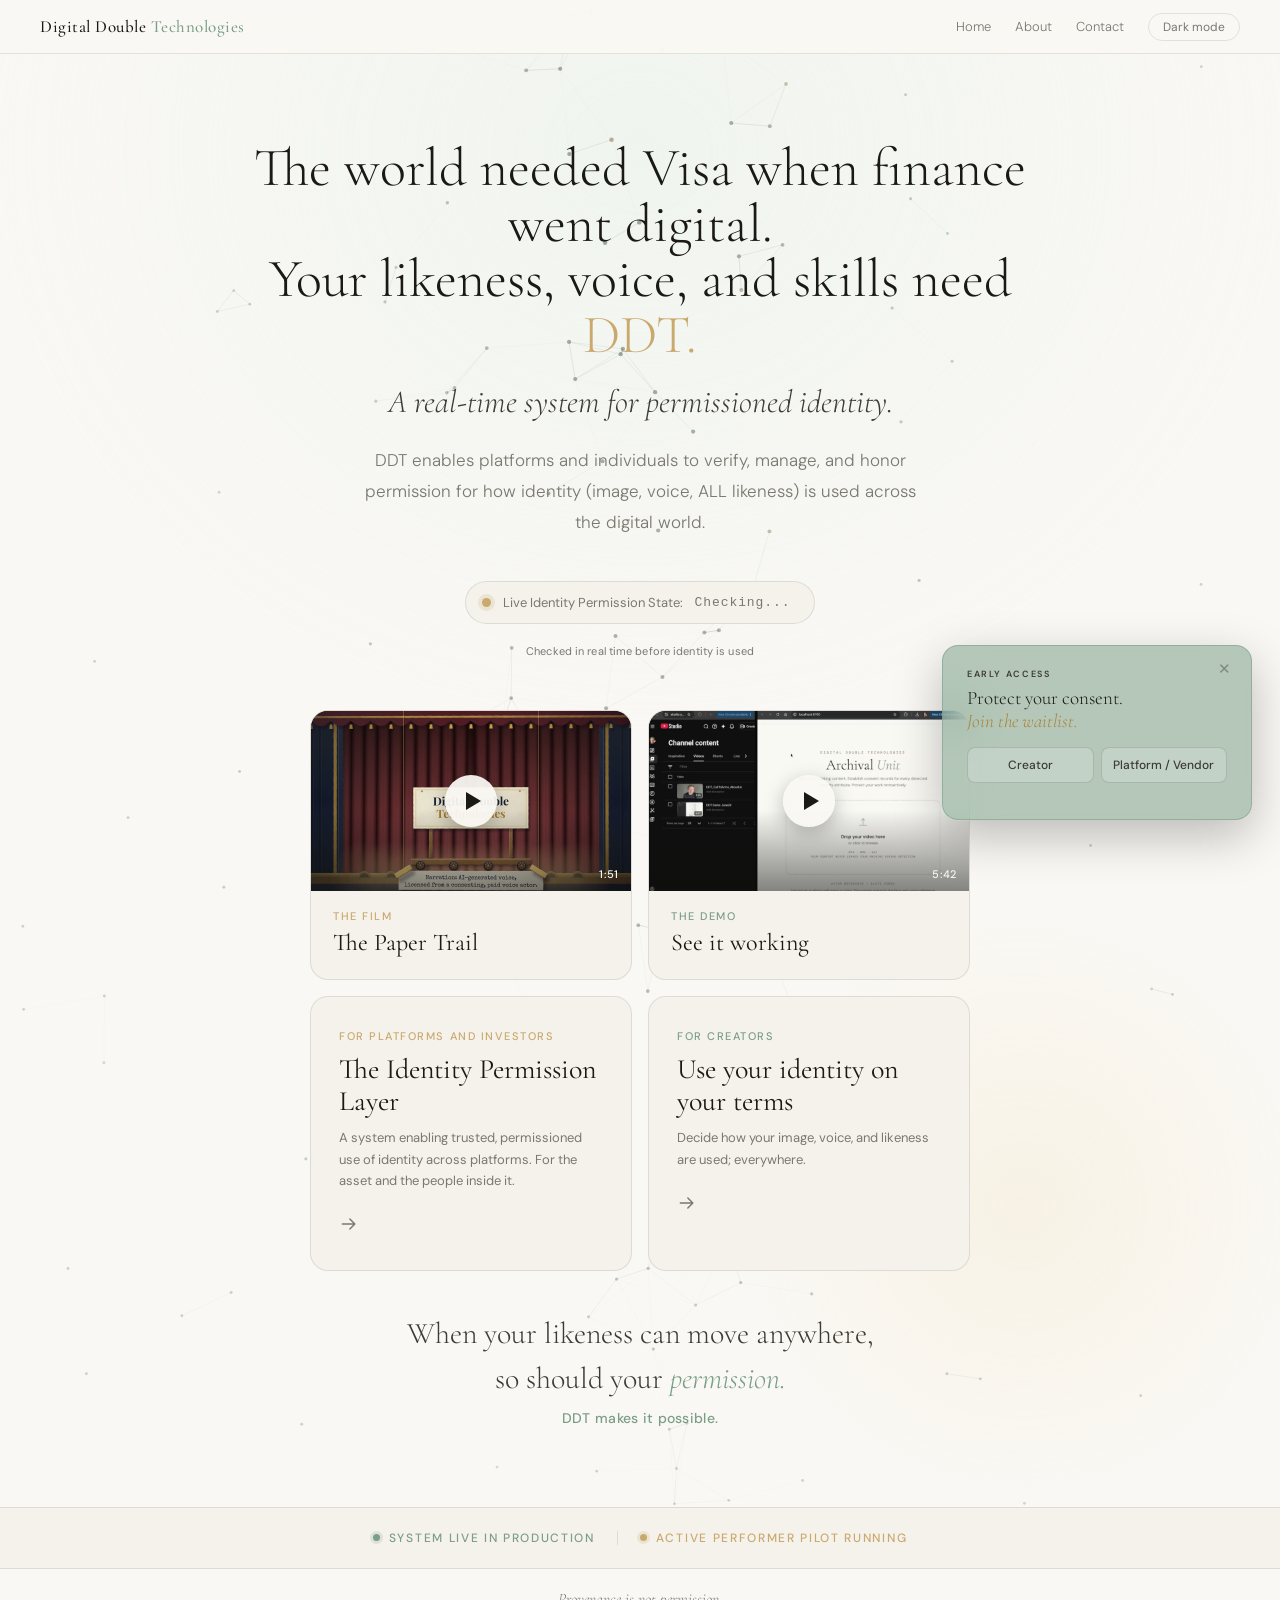
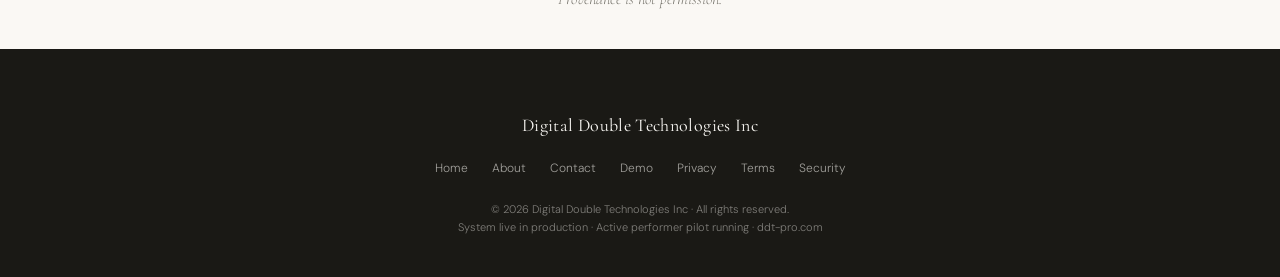
<file: index.html>
<!DOCTYPE html>
<html lang="en">
<head>
  <!-- DDT Consent Receipt Object -->
  <meta name="ddt:cro-id" content="6c1fa3ff-da40-4851-b22c-1bb0895f3c22">
  <meta name="ddt:ips-endpoint" content="https://ddt-core-production.up.railway.app/v1/ips/permission/6c1fa3ff-da40-4851-b22c-1bb0895f3c22">
  <meta name="ddt:permission-state" content="AUTHORIZED">
  <meta name="ddt:cro-hash" content="fb0797ff3dd685c8beb2a609ef9e7de1734659a61a2ab6f71e46955e71cf77a9">
  <meta name="ddt:permitted-uses" content="internal review,archival">
  <meta name="ddt:excluded-uses" content="casting,audition,AI training,synthetic reproduction,deepfake,biometric extraction,commercial redistribution,third-party licensing,broadcast,social media">
  <meta name="ddt:issued" content="2026-03-28T14:23:18.856519+00:00">
  <!-- /DDT -->
<meta charset="UTF-8">
  <!-- DDT Consent Receipt Object — Identity Permission Assertion --><meta name="viewport" content="width=device-width, initial-scale=1.0">
<title>Digital Double Technologies</title>
<link rel="preconnect" href="https://fonts.googleapis.com">
<link href="https://fonts.googleapis.com/css2?family=Cormorant+Garamond:ital,wght@0,300;0,400;0,500;1,300;1,400&family=DM+Sans:wght@300;400;500&display=swap" rel="stylesheet">
<link rel="stylesheet" href="ddt.css">
<style>
:root{
  --cream:#FAF8F4;--warm:#F5F2EC;--ink:#1A1915;--ink-soft:#3D3B35;--ink-muted:#7A7870;
  --sage:#7B9E87;--sage-light:#B8D4C0;--sage-pale:#E8F2EB;
  --gold:#C9A96E;--gold-pale:#F5EDD8;--border:rgba(26,25,21,0.1);
  --ok:#4A9B6F;
}
[data-theme=dark]{
  --cream:#141412;--warm:#1C1B18;--ink:#F0EDE6;--ink-soft:#C8C4BB;--ink-muted:#6A6860;
  --sage-pale:#1E2E22;--gold-pale:#2A2218;--border:rgba(240,237,230,0.1);
}
*,*::before,*::after{box-sizing:border-box;margin:0;padding:0}
html{scroll-behavior:smooth}
body{font-family:'DM Sans',sans-serif;background:var(--cream);color:var(--ink);transition:background .4s,color .4s;overflow-x:hidden;min-height:100vh}

/* NAV */
nav{position:fixed;top:0;left:0;right:0;z-index:100;padding:18px 40px;display:flex;align-items:center;justify-content:space-between;background:rgba(250,248,244,.93);backdrop-filter:blur(14px);border-bottom:1px solid var(--border);transition:background .4s}
[data-theme=dark] nav{background:rgba(20,20,18,.93)}
.logo{font-family:'Cormorant Garamond',serif;font-size:18px;font-weight:500;letter-spacing:.03em;color:var(--ink);text-decoration:none}
.logo span{color:var(--sage)}
.tbtn{background:none;border:1px solid var(--border);border-radius:100px;padding:5px 14px;font-size:12px;font-family:'DM Sans',sans-serif;color:var(--ink-muted);cursor:pointer;transition:all .2s}
.tbtn:hover{border-color:var(--sage);color:var(--sage)}

/* HERO */
.hero{min-height:100vh;display:flex;flex-direction:column;align-items:center;justify-content:center;padding:140px 40px 80px;position:relative;overflow:hidden;text-align:center}
.hero-bg{position:absolute;inset:0;pointer-events:none;
  background:
    radial-gradient(ellipse 80% 60% at 50% 10%, var(--sage-pale) 0%, transparent 65%),
    radial-gradient(ellipse 40% 35% at 80% 80%, var(--gold-pale) 0%, transparent 55%);
  opacity:.55}
#heroNet{position:absolute;inset:0;pointer-events:none}

/* EYEBROW */
.eyebrow{display:none}

/* HEADLINE */
.headline{font-family:'Cormorant Garamond',serif;font-size:clamp(50px,8vw,100px);font-weight:300;line-height:1.03;color:var(--ink);margin-bottom:20px;opacity:0;animation:fadeUp .8s .35s forwards;max-width:840px}
.headline em{font-style:italic;color:var(--sage)}

/* TAGLINE */
.tagline{font-family:'Cormorant Garamond',serif;font-size:clamp(20px,2.8vw,32px);font-weight:300;font-style:italic;color:var(--ink-soft);margin-bottom:24px;opacity:0;animation:fadeUp .8s .5s forwards}

/* DESCRIPTOR */
.descriptor{font-size:clamp(14px,1.6vw,17px);font-weight:300;line-height:1.8;color:var(--ink-muted);max-width:580px;margin:0 auto 44px;opacity:0;animation:fadeUp .8s .62s forwards}

/* IPS PILL — bigger */
.ips-wrap{margin-bottom:20px;opacity:0;animation:fadeUp .8s .75s forwards}
.ips-pill{display:inline-flex;align-items:center;gap:12px;background:var(--warm);border:1px solid var(--border);border-radius:100px;padding:12px 24px 12px 16px;font-size:14px;color:var(--ink-soft);transition:border-color .3s}
.ips-pill:hover{border-color:var(--sage)}
.ips-dot{width:9px;height:9px;border-radius:50%;background:var(--sage);box-shadow:0 0 0 4px rgba(123,158,135,.2);animation:pulse 2s infinite;flex-shrink:0}
.ips-dot.loading{background:var(--gold);box-shadow:0 0 0 4px rgba(201,169,110,.2)}
.ips-state-label{font-size:13px;font-weight:400;color:var(--ink-muted)}
.ips-val{font-family:'DM Mono',monospace;font-size:13px;font-weight:500;letter-spacing:.07em;color:var(--ok)}
.ips-microcopy{font-size:11px;color:var(--ink-muted);margin-bottom:52px;letter-spacing:.01em;opacity:0;animation:fadeUp .8s .82s forwards}

/* PATH CARDS */
.paths{display:grid;grid-template-columns:1fr 1fr;gap:16px;max-width:660px;width:100%;opacity:0;animation:fadeUp .8s .9s forwards}
@media(max-width:580px){.paths{grid-template-columns:1fr}}
.path-card{background:var(--warm);border:1px solid var(--border);border-radius:18px;padding:32px 28px;text-decoration:none;color:var(--ink);text-align:left;position:relative;overflow:hidden;transition:transform .3s,box-shadow .3s,border-color .3s}
.path-card::after{content:'';position:absolute;bottom:0;left:0;right:0;height:3px;transform:scaleX(0);transform-origin:left;transition:transform .3s}
.path-card.investor::after{background:var(--gold)}
.path-card.creator::after{background:var(--sage)}
.path-card:hover{transform:translateY(-4px);box-shadow:0 16px 44px rgba(0,0,0,.09);border-color:transparent}
.path-card:hover::after{transform:scaleX(1)}
.path-tag{font-size:11px;font-weight:500;letter-spacing:.14em;text-transform:uppercase;margin-bottom:10px;display:block}
.path-card.investor .path-tag{color:var(--gold)}
.path-card.creator .path-tag{color:var(--sage)}
/* BIGGER bolder path titles per Ailsa */
.path-title{font-family:'Cormorant Garamond',serif;font-size:28px;font-weight:400;line-height:1.15;margin-bottom:10px;color:var(--ink)}
.path-desc{font-size:13px;color:var(--ink-muted);line-height:1.65;margin-bottom:20px}
.path-arrow{font-size:20px;color:var(--ink-muted);transition:transform .2s,color .2s;display:inline-block}
.path-card:hover .path-arrow{transform:translateX(5px);color:var(--ink)}

/* HOOK — closer to path cards per Ailsa */
.hook{padding:56px 40px 28px;text-align:center}
.hook-main{font-family:'Cormorant Garamond',serif;font-size:clamp(22px,3vw,34px);font-weight:300;line-height:1.5;color:var(--ink);max-width:640px;margin:0 auto 10px}
.hook-main em{font-style:italic;color:var(--sage)}
.hook-sub{font-size:15px;font-weight:400;color:var(--sage);letter-spacing:.01em}

/* THESIS — quiet, for those who know */
.thesis{padding:20px 40px 40px;text-align:center}
.thesis p{font-family:'Cormorant Garamond',serif;font-size:16px;font-weight:300;font-style:italic;color:var(--ink-muted)}

/* FOOTER */
footer{border-top:1px solid var(--border);padding:22px 40px;display:flex;align-items:center;justify-content:space-between;flex-wrap:wrap;gap:12px}
.f-logo{font-family:'Cormorant Garamond',serif;font-size:15px;color:var(--ink-muted)}
.f-links{display:flex;gap:20px}
.f-links a{font-size:12px;color:var(--ink-muted);text-decoration:none}.f-links a:hover{color:var(--sage)}
.f-legal{font-size:10px;color:var(--ink-muted);width:100%}

/* FILM TILES: same grid and size as the path cards, opening into a player */
.films{display:grid;grid-template-columns:1fr 1fr;gap:16px;max-width:660px;width:100%;margin-bottom:16px;opacity:0;animation:fadeUp .8s .85s forwards}
@media(max-width:580px){.films{grid-template-columns:1fr}}
.film-card{appearance:none;-webkit-appearance:none;font:inherit;background:var(--warm);border:1px solid var(--border);border-radius:18px;padding:0;margin:0;color:var(--ink);text-align:left;cursor:pointer;overflow:hidden;position:relative;display:flex;flex-direction:column;transition:transform .3s,box-shadow .3s,border-color .3s}
.film-card::after{content:'';position:absolute;bottom:0;left:0;right:0;height:3px;transform:scaleX(0);transform-origin:left;transition:transform .3s}
.film-card.film-paper::after{background:var(--gold)}
.film-card.film-demo::after{background:var(--sage)}
.film-card:hover{transform:translateY(-4px);box-shadow:0 16px 44px rgba(0,0,0,.09);border-color:transparent}
.film-card:hover::after{transform:scaleX(1)}
.film-card:focus-visible{outline:2px solid var(--sage);outline-offset:3px}
.film-thumb{position:relative;display:block;width:100%;aspect-ratio:16/9;background:#0E0E0C center/cover no-repeat}
.film-thumb::after{content:'';position:absolute;inset:0;background:linear-gradient(180deg,rgba(14,14,12,0) 55%,rgba(14,14,12,.5))}
.film-play{position:absolute;left:50%;top:50%;width:52px;height:52px;margin:-26px 0 0 -26px;border-radius:50%;background:rgba(250,248,244,.94);box-shadow:0 6px 20px rgba(0,0,0,.25);z-index:1;transition:transform .25s}
.film-play::before{content:'';position:absolute;left:21px;top:17px;border-style:solid;border-width:9px 0 9px 15px;border-color:transparent transparent transparent #1A1915}
.film-card:hover .film-play{transform:scale(1.08)}
.film-time{position:absolute;right:12px;bottom:10px;z-index:1;font-size:11px;font-weight:500;letter-spacing:.06em;font-variant-numeric:tabular-nums;color:#FAF8F4}
.film-meta{display:block;padding:18px 22px 22px}
.film-tag{display:block;font-size:11px;font-weight:500;letter-spacing:.14em;text-transform:uppercase;margin-bottom:6px}
.film-paper .film-tag{color:var(--gold)}
.film-demo .film-tag{color:var(--sage)}
.film-title{display:block;font-family:'Cormorant Garamond',serif;font-size:24px;font-weight:400;line-height:1.15;color:var(--ink)}
.film-dlg{position:fixed;inset:0;z-index:1000;border:none;padding:0;margin:auto;background:transparent;width:min(1120px,94vw);height:fit-content;max-width:94vw;max-height:96vh;overflow:auto;color:#F0EDE6}
.film-dlg::backdrop{background:rgba(10,10,9,.84);-webkit-backdrop-filter:blur(6px);backdrop-filter:blur(6px)}
.film-frame{background:#000;border-radius:14px;overflow:hidden;box-shadow:0 30px 80px rgba(0,0,0,.5)}
.film-frame video{display:block;width:100%;height:auto;max-height:72vh;aspect-ratio:16/9;background:#000}
.film-note{font-size:14px;line-height:1.6;color:rgba(240,237,230,.85);margin:10px 0 0}
.film-cap{display:flex;align-items:center;justify-content:space-between;gap:16px;margin-top:10px}
.film-cap-title{font-family:'Cormorant Garamond',serif;font-size:22px;font-weight:400;color:#F0EDE6}
.film-close{background:none;border:1px solid rgba(240,237,230,.4);color:#F0EDE6;border-radius:100px;padding:7px 16px;font:inherit;font-size:13px;cursor:pointer;flex-shrink:0}
.film-close:hover,.film-close:focus-visible{border-color:#F0EDE6;outline:none}

@keyframes fadeUp{from{opacity:0;transform:translateY(20px)}to{opacity:1;transform:translateY(0)}}
@keyframes pulse{0%,100%{opacity:1;transform:scale(1)}50%{opacity:.5;transform:scale(.8)}}
</style>
<!-- Privacy-friendly analytics by Plausible -->
<script async src="https://plausible.io/js/pa-Q-pu5Sv0vzVdauj79unNj.js"></script>
<script>
  window.plausible=window.plausible||function(){(plausible.q=plausible.q||[]).push(arguments)},plausible.init=plausible.init||function(i){plausible.o=i||{}};
  plausible.init()
</script>
</head>
<body>

<nav class="ddt-nav">
  <a href="index.html" class="ddt-nav-logo">Digital Double <span>Technologies</span></a>
  <div class="ddt-nav-links">
    <a href="index.html">Home</a>
    <a href="about.html">About</a>
    <a href="about.html#contact">Contact</a>
    <button class="tbtn ddt-theme-btn" onclick="ddtTheme()" aria-label="Toggle dark mode"></button>
  </div>
</nav>

<section class="hero">
  <div class="hero-bg"></div>
  <canvas id="heroNet" aria-hidden="true"></canvas>

  <p class="eyebrow">Your likeness, voice, and skills are your most valuable assets</p>

  <h1 class="headline" style="animation-delay:.2s;font-size:clamp(30px,4.5vw,54px)">
    The world needed Visa when finance went digital.<br>
    Your likeness, voice, and skills need <span style="color:var(--gold);font-style:normal">DDT.</span>
  </h1>

  <p class="tagline" style="animation-delay:.35s">A real-time system for permissioned identity.</p>

  <p class="descriptor">
    DDT enables platforms and individuals to verify, manage, and honor permission for how identity (image, voice, ALL likeness) is used across the digital world.
  </p>

  <!-- IPS LIVE — bigger per Ailsa -->
  <div class="ips-wrap">
    <div class="ips-pill">
      <span class="ips-dot loading" id="ipsDot"></span>
      <span class="ips-state-label">Live Identity Permission State:</span>
      <span class="ips-val" id="ipsVal">-</span>
    </div>
  </div>
  <p class="ips-microcopy">Checked in real time before identity is used</p>

  <div class="films">
    <button type="button" class="film-card film-paper" data-film="paper" aria-label="Play The Paper Trail, 1 minute 51 seconds">
      <span class="film-thumb" style="background-image:url('paper-trail-poster.jpg')"><span class="film-play" aria-hidden="true"></span><span class="film-time" aria-hidden="true">1:51</span></span>
      <span class="film-meta"><span class="film-tag">The Film</span><span class="film-title">The Paper Trail</span></span>
    </button>
    <button type="button" class="film-card film-demo" data-film="demo" aria-label="Play the demo, 5 minutes 42 seconds">
      <span class="film-thumb" style="background-image:url('demo-poster.jpg')"><span class="film-play" aria-hidden="true"></span><span class="film-time" aria-hidden="true">5:42</span></span>
      <span class="film-meta"><span class="film-tag">The Demo</span><span class="film-title">See it working</span></span>
    </button>
  </div>

  <!-- PATH CARDS — bigger titles per Ailsa -->
  <div class="paths">
    <a href="investor.html" class="path-card investor">
      <span class="path-tag">For Platforms and Investors</span>
      <div class="path-title">The Identity Permission Layer</div>
      <p class="path-desc">A system enabling trusted, permissioned use of identity across platforms. For the asset and the people inside it.</p>
      <span class="path-arrow"><svg class="ddt-icon" aria-hidden="true"><use href="icons.svg#arrow-right"></use></svg></span>
    </a>
    <a href="performer.html" class="path-card creator">
      <span class="path-tag">For Creators</span>
      <div class="path-title">Use your identity on your terms</div>
      <p class="path-desc">Decide how your image, voice, and likeness are used; everywhere.</p>
      <span class="path-arrow"><svg class="ddt-icon" aria-hidden="true"><use href="icons.svg#arrow-right"></use></svg></span>
    </a>
  </div>

  <!-- HOOK — immediately below cards -->
  <div style="margin-top:40px;opacity:0;animation:fadeUp .8s 1.1s forwards">
    <p style="font-family:'Cormorant Garamond',serif;font-size:clamp(20px,2.6vw,30px);font-weight:300;line-height:1.5;color:var(--ink-soft);margin-bottom:8px">
      When your likeness can move anywhere,<br>
      so should your <em style="font-style:italic;color:var(--sage)">permission.</em>
    </p>
    <p style="font-size:14px;font-weight:500;color:var(--sage);letter-spacing:.02em">DDT makes it possible.</p>
  </div>

</section>

<!-- CREDIBILITY STRIP -->
<div class="ddt-credibility-strip">
  <span class="cred-item cred-sage">System live in production</span>
  <span class="cred-sep" aria-hidden="true"></span>
  <span class="cred-item cred-gold">Active performer pilot running</span>
</div>

<!-- THESIS — quiet, for those who know -->
<div class="thesis">
  <p>Provenance is not permission.</p>
</div>

<footer class="ddt-footer">
  <div class="ddt-footer-logo">Digital Double Technologies Inc</div>
  <div class="ddt-footer-links">
    <a href="index.html">Home</a>
    <a href="about.html">About</a>
    <a href="about.html#contact">Contact</a>
    <a href="performer.html#demo">Demo</a>
    <a href="/privacy">Privacy</a>
    <a href="/terms">Terms</a>
    <a href="/security.html">Security</a>
  </div>
  <p class="ddt-footer-status">&copy; 2026 Digital Double Technologies Inc · All rights reserved.<br>System live in production · Active performer pilot running · ddt-pro.com</p>
</footer>

<script>
function ddtTheme(){var r=document.documentElement,n=r.getAttribute('data-theme')==='dark'?'light':'dark';r.setAttribute('data-theme',n);localStorage.setItem('ddt-theme',n);}
if(localStorage.getItem('ddt-theme')==='dark')document.documentElement.setAttribute('data-theme','dark');

async function checkIPS() {
  const dot = document.getElementById('ipsDot');
  const val = document.getElementById('ipsVal');
  const controller = new AbortController();
  const timer = setTimeout(() => controller.abort(), 5000);
  try {
    const r = await fetch('https://ddt-core-production.up.railway.app/v1/ips/permission/0bd66ac7-55c9-4e04-9e8d-f2cb71460b0c', {signal: controller.signal});
    clearTimeout(timer);
    const d = await r.json();
    const s = (d.state || d.permission_state || 'AUTHORIZED').toUpperCase().replace(/_/g,' ');
    dot.className = 'ips-dot';
    val.textContent = s;
  } catch(e) {
    clearTimeout(timer);
    dot.className = 'ips-dot loading';
    val.textContent = 'Checking...';
    val.style.color = 'var(--ink-muted)';
  }
}
checkIPS();
</script>

<!-- SKYLIGHT MURMURATION — hero node network -->
<script>
(function(){
var cv=document.getElementById('heroNet');if(!cv)return;
var ctx=cv.getContext('2d');if(!ctx)return;
var W=0,H=0,pts=[],raf=0,running=false,pageVisible=true,heroVisible=true,last=0,warm=0;
var mStill=matchMedia('(prefers-reduced-motion: reduce), (max-width: 700px), (pointer: coarse)');
var sage={r:123,g:158,b:135},gold={r:201,g:169,b:110};
var cursor={x:0,y:0,active:false,influence:0};
/* gate on capability, not the flaky primary-pointer query (report §A / Stage 4) */
var fine=matchMedia('(any-pointer: fine)').matches&&matchMedia('(any-hover: hover)').matches;
if(fine){
  /* attach to WINDOW so pointer-events:none anywhere in the hero is irrelevant (report Stage 1) */
  window.addEventListener('pointermove',function(e){
    if(e.pointerType==='touch')return;
    var r=cv.parentElement.getBoundingClientRect();
    var x=e.clientX-r.left,y=e.clientY-r.top;      /* CSS px, hero-local — no DPR multiply */
    cursor.active=x>=0&&y>=0&&x<=r.width&&y<=r.height;
    cursor.x=x;cursor.y=y;
  },{passive:true});
  window.addEventListener('pointerout',function(e){if(!e.relatedTarget)cursor.active=false});
  cv.parentElement.addEventListener('pointerleave',function(){cursor.active=false});
}

function readColors(){
  var cs=getComputedStyle(document.documentElement);
  function hex(n){var v=cs.getPropertyValue(n).trim();
    return /^#[0-9a-fA-F]{6}$/.test(v)?{r:parseInt(v.slice(1,3),16),g:parseInt(v.slice(3,5),16),b:parseInt(v.slice(5,7),16)}:null}
  sage=hex('--sage')||sage;gold=hex('--gold')||gold;
}

/* skylight: brightness of the beam falling from the opening above, widening as it descends */
function lightAt(x,y){
  var dx=(x-W*.5)/(W*.16+y*.22);
  return Math.exp(-dx*dx*1.6)*Math.pow(Math.max(0,1-y/(H*.95)),.6);
}

function turn(a,b,k){return a+Math.atan2(Math.sin(b-a),Math.cos(b-a))*k}

function shade(c,k){return {r:Math.round(c.r*k),g:Math.round(c.g*k),b:Math.round(c.b*k)}}

function seed(){
  var n=Math.max(56,Math.min(130,Math.round(W*H/15000)));
  pts=[];
  for(var i=0;i<n;i++){
    var inBeam=Math.random()<.6;
    pts.push({
      x:inBeam?W*.5+(Math.random()+Math.random()-1)*W*.28:Math.random()*W,
      y:Math.random()*H,
      a:Math.random()*Math.PI*2,
      s:26+Math.random()*14,
      gold:i%8===0,L:0});
  }
}

function step(dt,t){
  var i,j,n=pts.length;
  var RISE=3.0,FALL=1.5;                            /* smoothed enter/exit (report §C) */
  cursor.influence+=((cursor.active?1:0)-cursor.influence)*Math.min(1,(cursor.active?RISE:FALL)*dt);
  for(i=0;i<n;i++){
    var p=pts[i],sx=0,sy=0,c=0;
    for(j=0;j<n;j++){
      if(j===i)continue;
      var q=pts[j],dx=q.x-p.x,dy=q.y-p.y;
      if(dx*dx+dy*dy<12100){sx+=Math.cos(q.a);sy+=Math.sin(q.a);c++}
    }
    if(c)p.a=turn(p.a,Math.atan2(sy,sx),Math.min(1,2.6*dt));            /* together */
    p.a+=(Math.sin(t*.00028+p.x*.004)+Math.cos(t*.00016+p.y*.005))*.55*dt; /* but separate */
    p.a=turn(p.a,Math.atan2(H*.35-p.y,W*.5-p.x),.3*dt);                  /* drawn to the light — restored */
    var sm=1;
    if(cursor.active&&cursor.influence>0){                               /* cursor steer (report §C, loud column) */
      var cdx=cursor.x-p.x,cdy=cursor.y-p.y,cd=Math.hypot(cdx,cdy)||1;
      var R_IN=150,R_OUT=220,CURSOR_STEER=1.2;                           /* ship column */
      var ct=Math.max(0,Math.min(1,(R_OUT-cd)/(R_OUT-R_IN)));
      var falloff=ct*ct*(3-2*ct);                                        /* smoothstep ease-out */
      if(falloff>0){
        var des=Math.atan2(cdy,cdx);
        var da=Math.atan2(Math.sin(des-p.a),Math.cos(des-p.a));          /* shortest signed angle */
        var stp=da*CURSOR_STEER*falloff*cursor.influence*dt;
        var maxTurn=CURSOR_STEER*dt;                                     /* clamp: ease, never snap */
        p.a+=Math.max(-maxTurn,Math.min(maxTurn,stp));
        sm=1.15;                                                         /* influenced speed mult */
        var vmag=35*falloff*cursor.influence*dt;                         /* Swarm-style pull (report §G) — V_CURSOR 35, ship */
        p.x+=cdx/cd*vmag;
        p.y+=cdy/cd*vmag;
      }
    }
    var m=60;                                                            /* soft walls, ceiling open */
    if(p.x<m)p.a=turn(p.a,0,3.2*dt);else if(p.x>W-m)p.a=turn(p.a,Math.PI,3.2*dt);
    if(p.y>H-m)p.a=turn(p.a,-Math.PI/2,3.2*dt);
    p.x+=Math.cos(p.a)*p.s*sm*dt;
    p.y+=Math.sin(p.a)*p.s*sm*dt;
    if(p.y<-50){p.x=W*.5+(Math.random()-.5)*W*.3;p.y=-30;p.a=Math.PI/2+(Math.random()-.5)*.6}
  }
}

function draw(){
  ctx.clearRect(0,0,W,H);
  var dark=document.documentElement.getAttribute('data-theme')==='dark';
  var dotBase=dark?.5:.55,lineBase=dark?.3:.3,maxD=115,maxD2=maxD*maxD,i,j,n=pts.length;
  var ds=dark?sage:shade(sage,.62),dg=dark?gold:shade(gold,.66);
  var act=cursor.active&&cursor.influence>0;
  for(i=0;i<n;i++){
    var p=pts[i];p.L=lightAt(p.x,p.y);p.F=0;
    if(act){                                                             /* visual tell (report §D) — mirrors step()'s ship radii */
      var fx=cursor.x-p.x,fy=cursor.y-p.y,fd=Math.hypot(fx,fy);
      var ft=Math.max(0,Math.min(1,(220-fd)/(220-150)));
      p.F=ft*ft*(3-2*ft)*cursor.influence;
    }
  }
  for(i=0;i<n;i++)for(j=i+1;j<n;j++){
    var a=pts[i],b=pts[j],dx=b.x-a.x,dy=b.y-a.y,d2=dx*dx+dy*dy;
    if(d2<maxD2){
      var f=1-Math.sqrt(d2)/maxD,al=lineBase*f*f*(.4+.6*(a.L+b.L)*.5);
      al=Math.min(1,al*(1+.2*Math.min(a.F,b.F)));
      ctx.strokeStyle='rgba('+ds.r+','+ds.g+','+ds.b+','+al.toFixed(3)+')';
      ctx.beginPath();ctx.moveTo(a.x,a.y);ctx.lineTo(b.x,b.y);ctx.stroke();
    }
  }
  for(i=0;i<n;i++){
    var p=pts[i],cc=p.gold?dg:ds,al2=Math.min(1,dotBase*(.45+.55*p.L)*(1+.2*p.F));
    ctx.fillStyle='rgba('+cc.r+','+cc.g+','+cc.b+','+al2.toFixed(3)+')';
    ctx.beginPath();ctx.arc(p.x,p.y,(1.4+.9*p.L)*(1+.2*p.F),0,Math.PI*2);ctx.fill();
  }
}

function size(){
  var r=cv.parentElement.getBoundingClientRect(),d=Math.min(2,window.devicePixelRatio||1);
  W=Math.round(r.width);H=Math.round(r.height);
  cv.width=W*d;cv.height=H*d;
  ctx.setTransform(d,0,0,d,0,0);
}

function still(){
  /* settled single frame for reduced motion and small screens — never cursor-steered */
  cursor.active=false;cursor.influence=0;
  size();seed();
  for(warm=0;warm<240;warm++)step(1/30,warm*33);
  draw();
}

function frame(ts){
  if(!running)return;
  var dt=last?Math.min(.05,(ts-last)/1000):.016;last=ts;
  step(dt,ts);draw();
  raf=requestAnimationFrame(frame);
}

function sync(){
  var want=!mStill.matches&&pageVisible&&heroVisible;
  if(want&&!running){running=true;last=0;raf=requestAnimationFrame(frame)}
  else if(!want&&running){running=false;cancelAnimationFrame(raf)}
}

readColors();
if(mStill.matches){still()}else{size();seed();sync()}

window.addEventListener('resize',function(){
  var ow=W,oh=H;size();
  for(var i=0;i<pts.length;i++){pts[i].x*=W/ow;pts[i].y*=H/oh}
  if(!running)mStill.matches?still():draw();
});
document.addEventListener('visibilitychange',function(){pageVisible=!document.hidden;sync()});
if('IntersectionObserver'in window)new IntersectionObserver(function(e){heroVisible=e[0].isIntersecting;sync()}).observe(cv.parentElement);
if(mStill.addEventListener)mStill.addEventListener('change',function(){mStill.matches?(sync(),still()):(size(),seed(),sync())});
new MutationObserver(function(){readColors();if(!running)draw()}).observe(document.documentElement,{attributes:true,attributeFilter:['data-theme']});
})();
</script>

<div id="ddt-signup-float" class="hidden">
  <button class="sf-dismiss" onclick="sfDismiss()">&#x2715;</button>
  <p class="sf-eyebrow">Early Access</p>
  <h3 class="sf-title" id="sf-title">Protect your consent.<br><em>Join the waitlist.</em></h3>
  <div class="sf-roles">
    <button class="sf-role" id="sf-r-creator" onclick="sfRole('creator')">Creator</button>
    <button class="sf-role" id="sf-r-vendor" onclick="sfRole('vendor')">Platform / Vendor</button>
  </div>

  <!-- Creator pitch -->
  <div class="sf-pitch" id="sf-pitch-creator">
    Your face, voice, and likeness are moving through AI pipelines right now. DDT gives you a live, revocable consent record that travels with your identity wherever it goes. Free for creators, always.
  </div>

  <!-- Vendor pitch -->
  <div class="sf-pitch" id="sf-pitch-vendor">
    Consent verification is becoming a legal requirement. DDT gives your platform a machine-verifiable answer before identity-derived content is used, generated, or distributed.
    <br>
    <span class="sf-mandate-link" onclick="sfOpenMandate()">&#8594; See The Mandate</span>
  </div>

  <!-- Form fields -->
  <div class="sf-fields" id="sf-fields">
    <input type="text" class="sf-input" id="sf-name" placeholder="Your name">
    <input type="email" class="sf-input" id="sf-email" placeholder="Your email address">
    <input type="text" id="sf-hp" name="website" tabindex="-1" autocomplete="off" aria-hidden="true" style="position:absolute;left:-10000px;width:1px;height:1px;opacity:0">
    <button class="sf-btn" id="sf-submit" onclick="sfSubmit()">Request Early Access</button>
    <p class="sf-err" id="sf-err"></p>
  </div>

  <div class="sf-success" id="sf-success">You are on the list. We will be in touch when access opens.</div>
</div>

<button class="sf-tab" id="sf-tab" onclick="sfShow()">+ Protect Your Consent</button>

<script>
var _sfRole = null;

function sfRole(role) {
  _sfRole = role;
  document.getElementById('sf-r-creator').className = 'sf-role' + (role==='creator' ? ' active-creator' : '');
  document.getElementById('sf-r-vendor').className  = 'sf-role' + (role==='vendor'  ? ' active-vendor'  : '');
  document.getElementById('sf-pitch-creator').className = 'sf-pitch' + (role==='creator' ? ' show' : '');
  document.getElementById('sf-pitch-vendor').className  = 'sf-pitch' + (role==='vendor'  ? ' show' : '');
  document.getElementById('sf-fields').className = 'sf-fields show';
  if (role==='vendor') {
    document.getElementById('sf-title').innerHTML = 'Become consent<br><em>compliant.</em>';
  } else {
    document.getElementById('sf-title').innerHTML = 'Protect your consent.<br><em>Join the waitlist.</em>';
  }
}

function sfOpenMandate() {
  window.location.href = 'investor.html?d=dMandate';
}

function sfDismiss() {
  document.getElementById('ddt-signup-float').classList.add('hidden');
  document.getElementById('sf-tab').style.display = 'block';
  sessionStorage.setItem('ddt_sf_dismissed','1');
}

function sfShow() {
  document.getElementById('ddt-signup-float').classList.remove('hidden');
  document.getElementById('sf-tab').style.display = 'none';
}

async function sfSubmit() {
  var name  = (document.getElementById('sf-name').value||'').trim();
  var email = (document.getElementById('sf-email').value||'').trim();
  var err   = document.getElementById('sf-err');
  var btn   = document.getElementById('sf-submit');
  if (!_sfRole) { err.textContent='Please select Creator or Platform.'; return; }
  if (!name)    { err.textContent='Please enter your name.'; return; }
  if (!email || !/^[^\s@]+@[^\s@]+[.][^\s@]+$/.test(email)) { err.textContent='Please enter a valid email.'; return; }
  err.textContent='';
  btn.disabled=true;
  btn.textContent='Submitting...';
  var ok = false;
  try {
    var r = await fetch('/api/contact',{
      method:'POST',
      headers:{'Content-Type':'application/json'},
      body:JSON.stringify({kind:'waitlist',name:name,email:email,topic:(_sfRole==='vendor'?'Platform':'Creator'),page:location.pathname,website:(document.getElementById('sf-hp')||{}).value||''}),
      signal:AbortSignal.timeout(10000)
    });
    ok = r.ok;
  } catch(_){}
  if (ok === false) {
    err.innerHTML = 'Something went wrong. Please try again, or email <a href="mailto:jhofstad@ddt-pro.com">jhofstad@ddt-pro.com</a>.';
    btn.disabled = false;
    btn.textContent = 'Request Early Access';
    return;
  }
  document.getElementById('sf-fields').style.display='none';
  document.getElementById('sf-pitch-creator').style.display='none';
  document.getElementById('sf-pitch-vendor').style.display='none';
  document.getElementById('sf-success').classList.add('show');
  document.getElementById('sf-title').innerHTML = 'You are on the list.';
}

// Show after 2 seconds if not dismissed
setTimeout(function(){
  if (!sessionStorage.getItem('ddt_sf_dismissed')) {
    sfShow();
  }
}, 2000);
</script>
<dialog class="film-dlg" id="ddtFilm" aria-labelledby="ddtFilmTitle">
  <div class="film-frame"><video id="ddtFilmVideo" controls playsinline preload="none"></video></div>
  <p class="film-note" id="ddtFilmNote" hidden></p>
  <div class="film-cap"><span class="film-cap-title" id="ddtFilmTitle"></span><button type="button" class="film-close" id="ddtFilmClose">Close</button></div>
</dialog>
<script>
(function(){
  var films = {
    paper: {src: 'https://aq5cml3cul0fgsqm.public.blob.vercel-storage.com/DDT_ThePaperTrail_web.mp4', poster: 'paper-trail-poster.jpg', title: 'The Paper Trail', note: 'Narration: AI-generated voice, licensed from a consenting, paid voice actor.', captions: ''},
    demo: {src: 'https://aq5cml3cul0fgsqm.public.blob.vercel-storage.com/DDT_Demo_July26_web.mp4', poster: 'demo-poster.jpg', title: 'The Demo', note: '', captions: ''}
  };
  var dlg = document.getElementById('ddtFilm');
  var v = document.getElementById('ddtFilmVideo');
  var t = document.getElementById('ddtFilmTitle');
  var n = document.getElementById('ddtFilmNote');
  if (dlg === null) return;
  function cleanup() {
    v.pause();
    v.removeAttribute('src');
    while (v.firstChild) v.removeChild(v.firstChild);
    v.load();
  }
  function hide() {
    if (typeof dlg.close === 'function') { dlg.close(); } else { dlg.removeAttribute('open'); cleanup(); }
  }
  function openFilm(id) {
    var f = films[id];
    if (f === undefined) return;
    while (v.firstChild) v.removeChild(v.firstChild);
    v.poster = f.poster;
    v.src = f.src;
    if (f.captions) {
      var tr = document.createElement('track');
      tr.kind = 'captions';
      tr.srclang = 'en';
      tr.label = 'English';
      tr.src = f.captions;
      v.appendChild(tr);
    }
    v.setAttribute('aria-label', f.note ? f.title + '. ' + f.note : f.title);
    t.textContent = f.title;
    n.textContent = f.note;
    n.hidden = (f.note === '');
    if (typeof dlg.showModal === 'function') { dlg.showModal(); } else { dlg.setAttribute('open', ''); }
    var p = v.play();
    if (p && p.catch) p.catch(function(){});
    if (window.plausible) window.plausible('Film Play', {props: {film: id}});
  }
  var cards = document.querySelectorAll('[data-film]');
  for (var i = 0; i < cards.length; i++) {
    cards[i].addEventListener('click', function(){ openFilm(this.getAttribute('data-film')); });
  }
  document.getElementById('ddtFilmClose').addEventListener('click', hide);
  dlg.addEventListener('click', function(e){ if (e.target === dlg) hide(); });
  dlg.addEventListener('close', cleanup);
})();
</script>
</body>
</html>
</file>
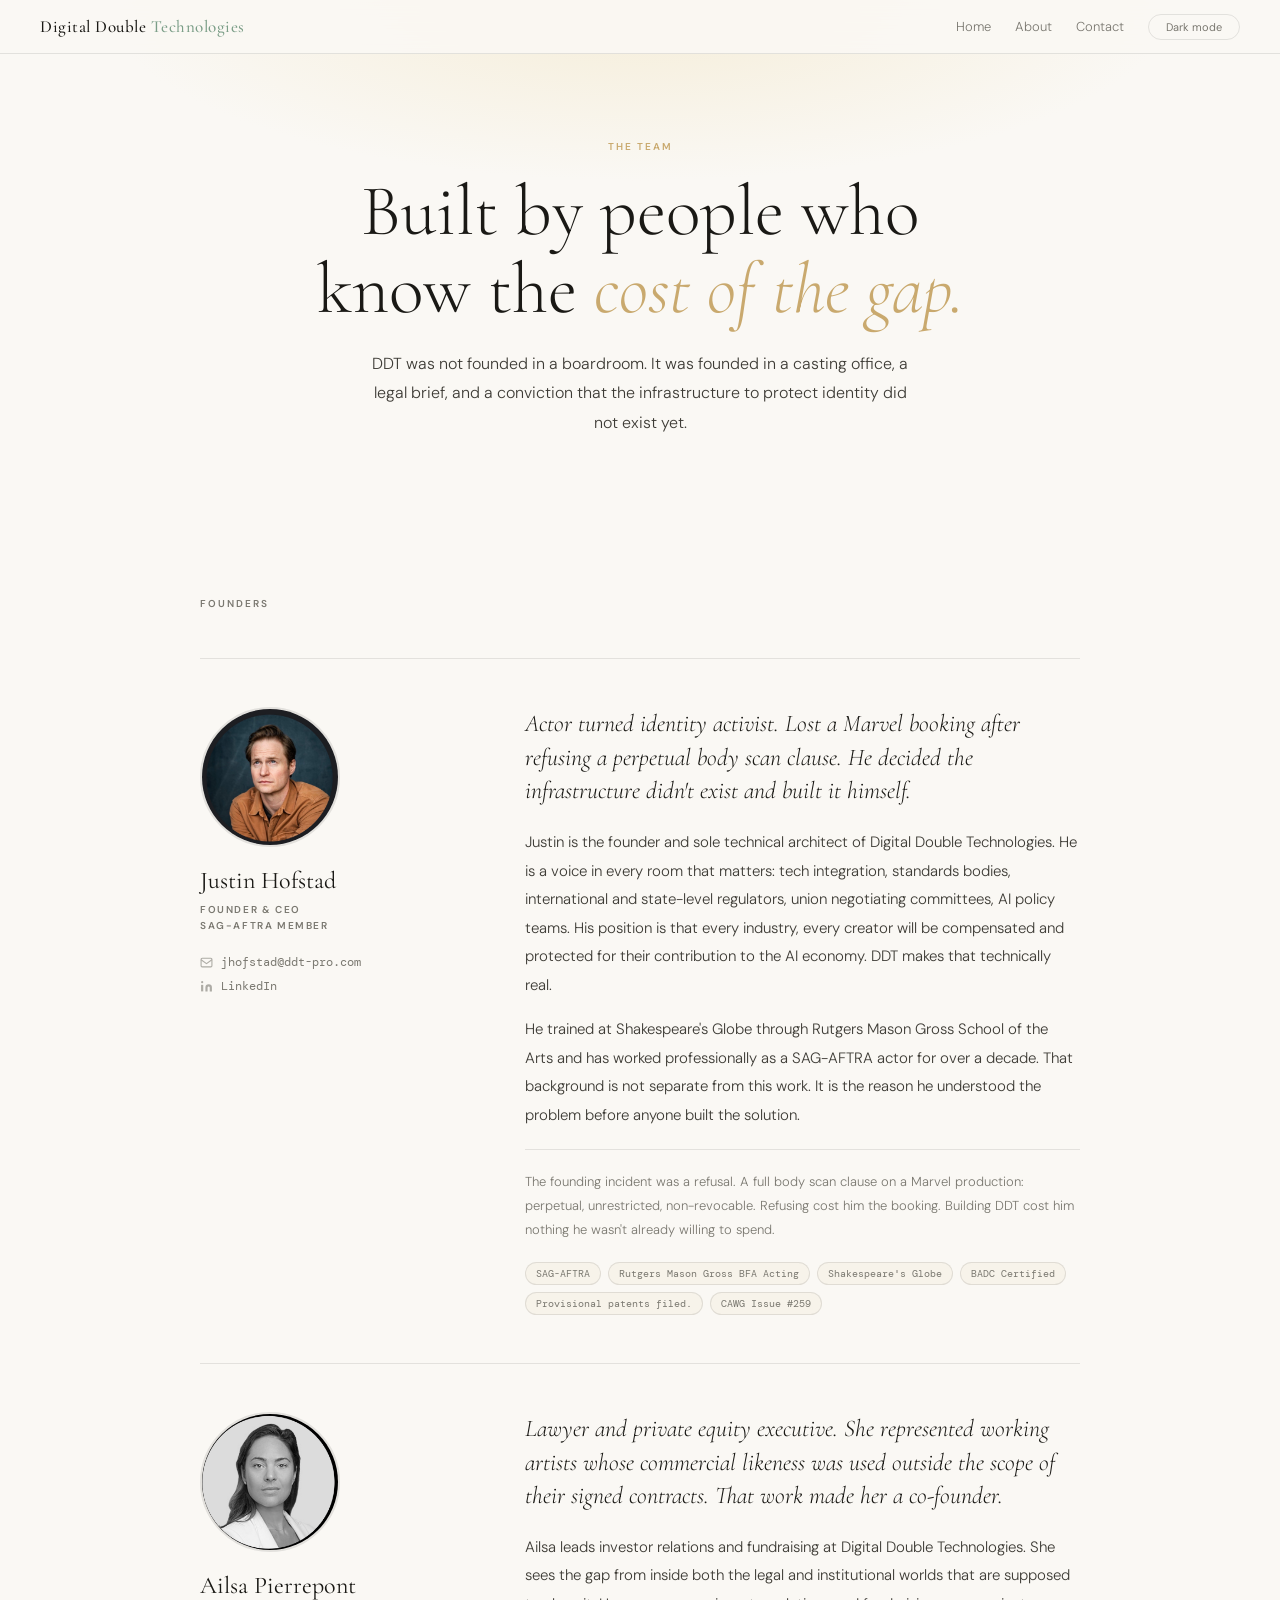
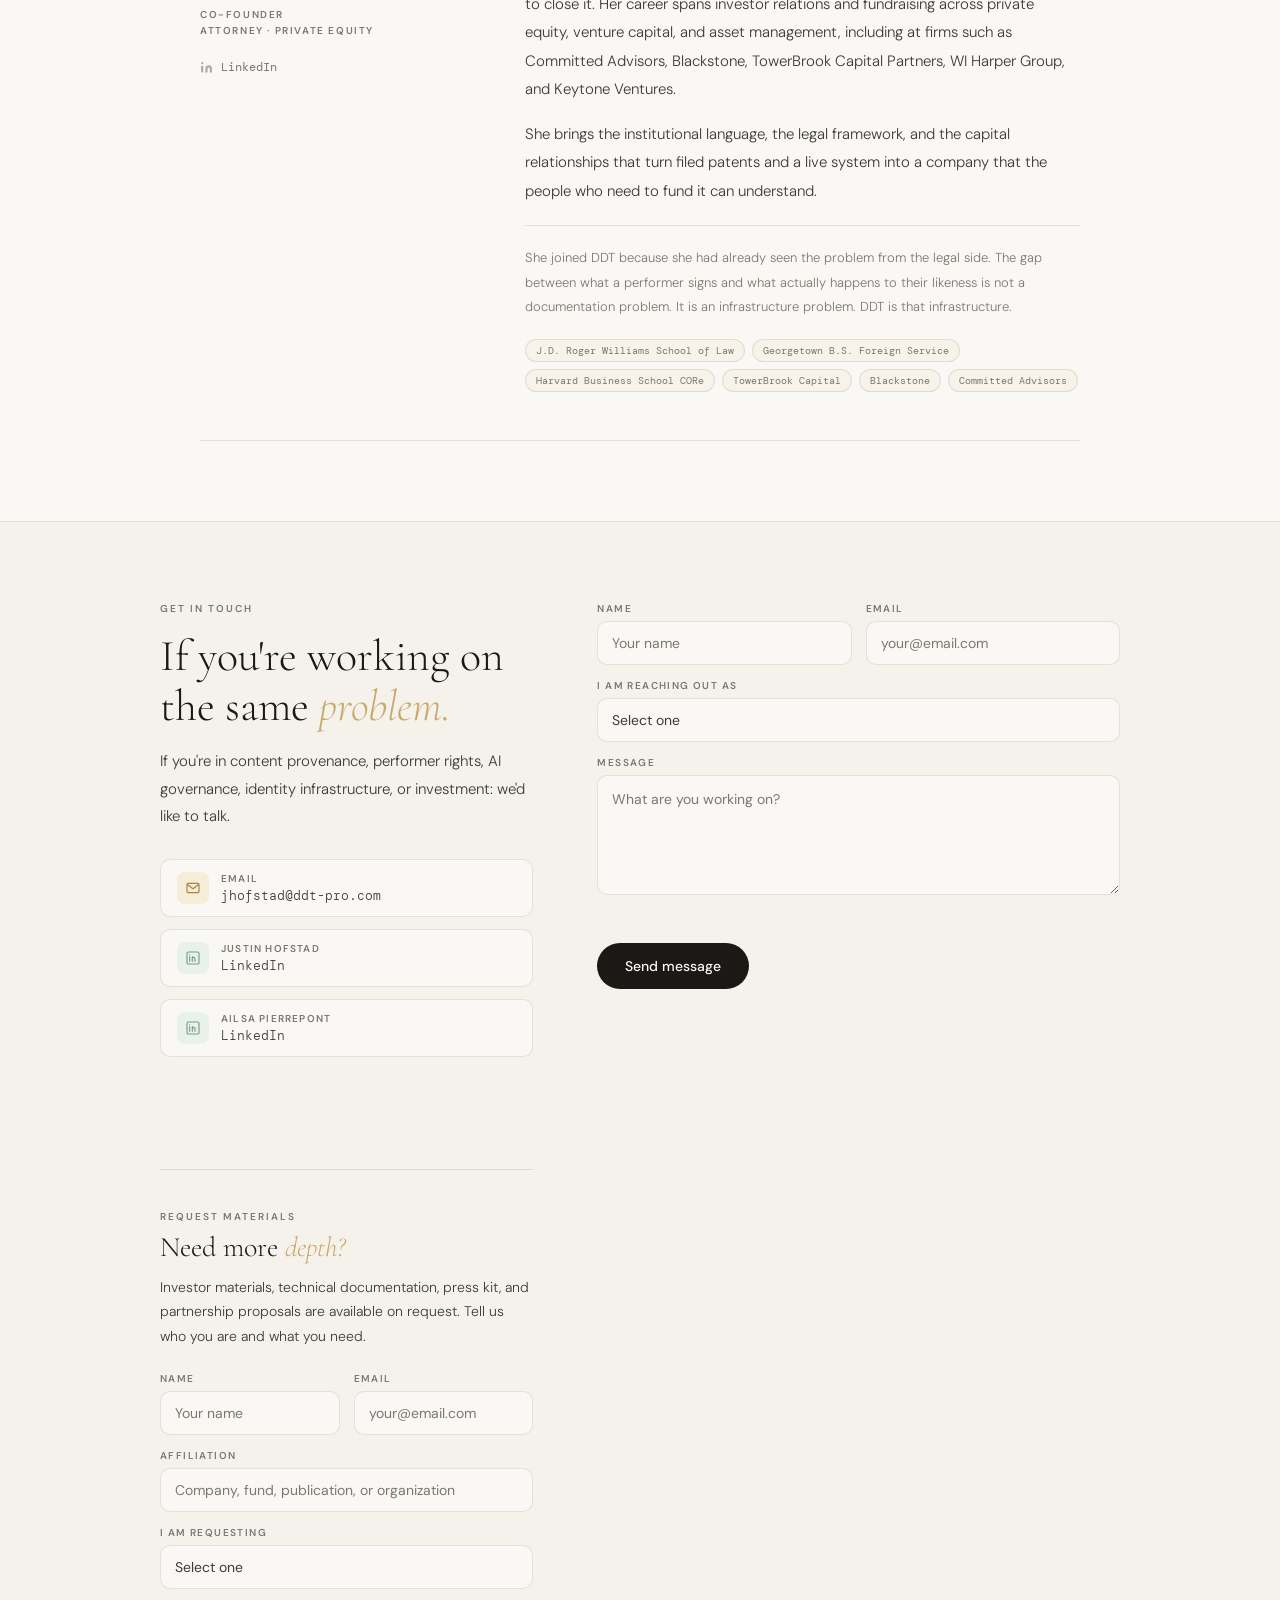
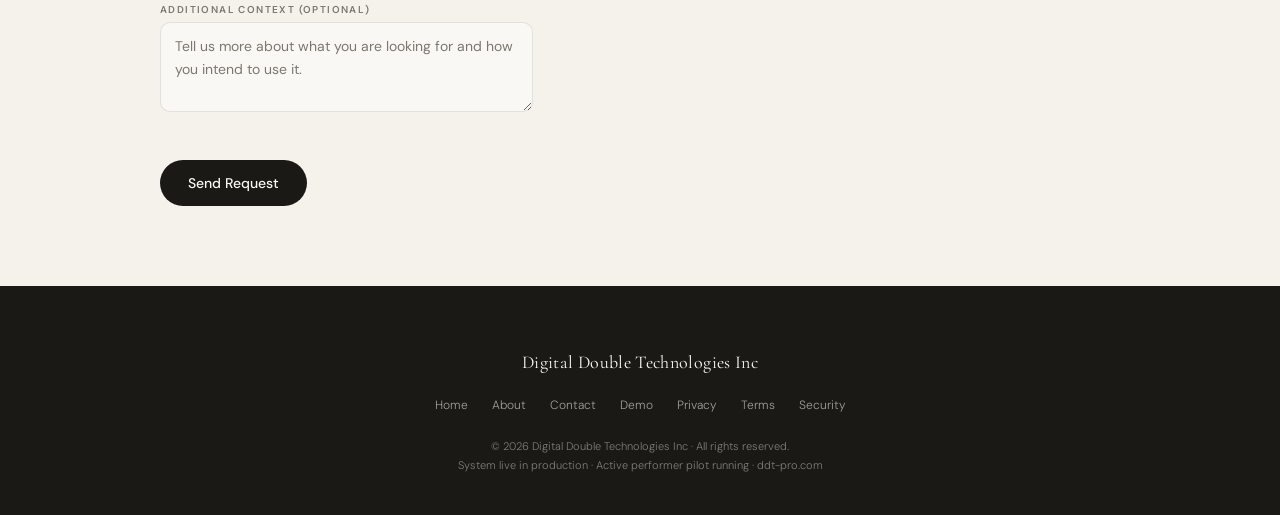
<file: about.html>
<!DOCTYPE html>
<html lang="en">
<head>
<meta charset="UTF-8">
<!-- DDT Consent Receipt Object: Identity Permission Assertion -->
<meta name="ddt:cro-id" content="0bd66ac7-55c9-4e04-9e8d-f2cb71460b0c">
<meta name="ddt:ips-endpoint" content="https://ddt-core-production.up.railway.app/v1/ips/permission/0bd66ac7-55c9-4e04-9e8d-f2cb71460b0c">
<meta name="ddt:permission-state" content="AUTHORIZED">
<meta name="ddt:cro-hash" content="sha256:pending-seal">
<meta name="ddt:permitted-uses" content="broadcast,editorial,archival,social_media">
<meta name="ddt:excluded-uses" content="ai_training,synthetic_reproduction,deepfake,biometric_extraction">
<meta name="ddt:issued" content="2026-03-28">
<meta name="viewport" content="width=device-width, initial-scale=1.0">
<title>About | Digital Double Technologies</title>
<link rel="preconnect" href="https://fonts.googleapis.com">
<link href="https://fonts.googleapis.com/css2?family=Cormorant+Garamond:ital,wght@0,300;0,400;0,500;1,300;1,400;1,500&family=DM+Sans:wght@300;400;500;600&family=DM+Mono:wght@400;500&display=swap" rel="stylesheet">
<link rel="stylesheet" href="ddt.css">
<style>
:root{
  --cream:#FAF8F4;--warm:#F5F2EC;--parchment:#F7F3EA;
  --ink:#1A1915;--ink-soft:#3D3B35;--ink-muted:#7A7870;
  --sage:#7B9E87;--sage-light:#B8D4C0;--sage-pale:#E8F2EB;
  --gold:#C9A96E;--gold-deep:#A8843A;--gold-pale:#F5EDD8;
  --border:rgba(26,25,21,.1);--ok:#4A9B6F;--bad:#C0392B;
}
[data-theme=dark]{
  --cream:#141412;--warm:#1C1B18;--parchment:#1E1C18;
  --ink:#F0EDE6;--ink-soft:#C8C4BB;--ink-muted:#6A6860;
  --sage-pale:#1E2E22;--gold-pale:#2A2218;
  --border:rgba(240,237,230,.1);
}
*,*::before,*::after{box-sizing:border-box;margin:0;padding:0}
html{scroll-behavior:smooth}
body{font-family:'DM Sans',sans-serif;background:var(--cream);color:var(--ink);transition:background .4s,color .4s;overflow-x:hidden}

/* NAV */
nav{position:fixed;top:0;left:0;right:0;z-index:300;padding:12px 32px;display:flex;align-items:center;justify-content:space-between;background:rgba(250,248,244,.95);backdrop-filter:blur(14px);border-bottom:1px solid var(--border);transition:background .4s}
[data-theme=dark] nav{background:rgba(20,20,18,.95)}
.logo{font-family:'Cormorant Garamond',serif;font-size:17px;font-weight:500;color:var(--ink);text-decoration:none;letter-spacing:.02em}
.logo span{color:var(--sage)}
.nav-r{display:flex;align-items:center;gap:10px}
.tbtn{background:none;border:1px solid var(--border);border-radius:100px;padding:5px 14px;font-size:11px;font-family:'DM Sans',sans-serif;color:var(--ink-muted);cursor:pointer;transition:all .2s;text-decoration:none}
.tbtn:hover{border-color:var(--sage);color:var(--sage)}
.back-link{font-size:12px;color:var(--ink-muted);text-decoration:none;transition:color .2s}
.back-link:hover{color:var(--sage)}

/* HERO */
.hero{padding:140px 40px 80px;text-align:center;max-width:800px;margin:0 auto}
.hero-tag{font-size:10px;font-weight:600;letter-spacing:.2em;text-transform:uppercase;color:var(--gold);margin-bottom:20px;opacity:0;animation:fadeUp .8s .2s forwards}
.hero-h{font-family:'Cormorant Garamond',serif;font-size:clamp(42px,6vw,72px);font-weight:300;line-height:1.08;margin-bottom:20px;opacity:0;animation:fadeUp .8s .35s forwards}
.hero-h em{font-style:italic;color:var(--gold)}
.hero-sub{font-size:16px;font-weight:300;line-height:1.85;color:var(--ink-soft);max-width:560px;margin:0 auto;opacity:0;animation:fadeUp .8s .5s forwards}

/* TEAM SECTION */
.team{max-width:960px;margin:0 auto;padding:80px 40px}
.sec-label{font-size:10px;font-weight:600;letter-spacing:.2em;text-transform:uppercase;color:var(--ink-muted);margin-bottom:48px}

.bio-card{display:grid;grid-template-columns:1fr 2fr;gap:48px;padding:48px 0;border-top:1px solid var(--border);align-items:start}
.bio-card:last-child{border-bottom:1px solid var(--border)}
@media(max-width:680px){.bio-card{grid-template-columns:1fr;gap:24px}}

.bio-left{}
.bio-photo{
  width:140px;height:140px;border-radius:50%;
  object-fit:cover;object-position:center top;
  margin-bottom:20px;
  border:2px solid var(--border);
  display:block;
}

.bio-name{font-family:'Cormorant Garamond',serif;font-size:24px;font-weight:400;color:var(--ink);margin-bottom:6px;line-height:1.2}
.bio-title{font-size:10px;font-weight:600;letter-spacing:.16em;text-transform:uppercase;color:var(--ink-muted);margin-bottom:16px;line-height:1.6}
.bio-links{display:flex;flex-direction:column;gap:8px;margin-top:20px}
.bio-link{display:inline-flex;align-items:center;gap:8px;font-size:12px;color:var(--ink-muted);text-decoration:none;transition:color .2s;font-family:'DM Mono',monospace}
.bio-link:hover{color:var(--sage)}
.bio-link svg{width:13px;height:13px;flex-shrink:0;opacity:.6}
.bio-link:hover svg{opacity:1}

.bio-right{}
.bio-headline{font-family:'Cormorant Garamond',serif;font-size:clamp(18px,2.2vw,24px);font-weight:300;line-height:1.4;color:var(--ink);margin-bottom:20px;font-style:italic}
.bio-body{font-size:15px;font-weight:300;line-height:1.9;color:var(--ink-soft);margin-bottom:16px}
.bio-body:last-child{margin-bottom:0}
.bio-note{font-size:13px;font-weight:300;line-height:1.85;color:var(--ink-muted);margin-top:20px;padding-top:20px;border-top:1px solid var(--border)}
.bio-creds{display:flex;flex-wrap:wrap;gap:7px;margin-top:20px}
.bio-cred{font-family:'DM Mono',monospace;font-size:10px;padding:4px 10px;border-radius:100px;background:var(--parchment);border:1px solid var(--border);color:var(--ink-muted)}

/* CONTACT SECTION */
.contact{background:var(--warm);padding:80px 40px;border-top:1px solid var(--border)}
[data-theme=dark] .contact{background:var(--parchment)}
.contact-inner{max-width:960px;margin:0 auto;display:grid;grid-template-columns:1fr 1.4fr;gap:64px;align-items:start}
@media(max-width:720px){.contact-inner{grid-template-columns:1fr;gap:40px}}

.contact-left .sec-label{margin-bottom:16px}
.contact-h{font-family:'Cormorant Garamond',serif;font-size:clamp(28px,4vw,44px);font-weight:300;line-height:1.15;margin-bottom:16px}
.contact-h em{font-style:italic;color:var(--gold)}
.contact-body{font-size:15px;font-weight:300;line-height:1.85;color:var(--ink-soft);margin-bottom:28px}

.direct-links{display:flex;flex-direction:column;gap:12px}
.direct-link{display:flex;align-items:center;gap:12px;text-decoration:none;color:var(--ink-soft);font-size:14px;font-weight:300;transition:color .2s;padding:12px 16px;border-radius:10px;border:1px solid var(--border);background:var(--cream);transition:all .2s}
[data-theme=dark] .direct-link{background:var(--warm)}
.direct-link:hover{border-color:var(--sage);color:var(--ink)}
.direct-link-icon{width:32px;height:32px;border-radius:8px;display:flex;align-items:center;justify-content:center;flex-shrink:0;font-size:14px}
.direct-link-icon.email{background:var(--gold-pale);color:var(--gold-deep)}
.direct-link-icon.li{background:var(--sage-pale);color:var(--sage)}
.direct-link-text{display:flex;flex-direction:column;gap:2px}
.direct-link-label{font-size:10px;font-weight:600;letter-spacing:.12em;text-transform:uppercase;color:var(--ink-muted)}
.direct-link-value{font-size:13px;font-family:'DM Mono',monospace;color:var(--ink-soft)}

/* FORM */
.contact-form{display:flex;flex-direction:column;gap:14px}
.form-row{display:grid;grid-template-columns:1fr 1fr;gap:14px}
@media(max-width:480px){.form-row{grid-template-columns:1fr}}
.form-group{display:flex;flex-direction:column;gap:6px}
.form-label{font-size:10px;font-weight:600;letter-spacing:.14em;text-transform:uppercase;color:var(--ink-muted)}
.form-input,.form-select,.form-textarea{width:100%;padding:12px 14px;border:1px solid var(--border);border-radius:10px;font-size:14px;font-family:'DM Sans',sans-serif;color:var(--ink);background:var(--cream);transition:border-color .2s;outline:none;-webkit-appearance:none}
[data-theme=dark] .form-input,[data-theme=dark] .form-select,[data-theme=dark] .form-textarea{background:var(--warm)}
.form-input:focus,.form-select:focus,.form-textarea:focus{border-color:var(--sage)}
.form-input::placeholder,.form-textarea::placeholder{color:var(--ink-muted)}
.form-textarea{resize:vertical;min-height:120px;line-height:1.6}
.form-select{cursor:pointer;color:var(--ink-soft)}
.form-submit{background:var(--ink);color:var(--cream);border:none;border-radius:100px;padding:14px 28px;font-size:14px;font-weight:500;font-family:'DM Sans',sans-serif;cursor:pointer;transition:all .2s;align-self:flex-start}
.form-submit:hover{background:var(--sage);transform:translateY(-1px)}
.form-submit:disabled{background:var(--ink-muted);cursor:default;transform:none}
.form-success{display:none;background:var(--sage-pale);border:1px solid var(--sage-light);border-radius:10px;padding:16px 20px;font-size:14px;font-weight:300;color:var(--ok);line-height:1.6}
.form-success.show{display:block}
.form-err{font-size:12px;color:var(--bad);margin-top:4px;min-height:16px}

/* FOOTER */
footer{background:var(--ink);color:rgba(240,237,230,.4);padding:40px;text-align:center}
.f-logo{font-family:'Cormorant Garamond',serif;font-size:16px;font-weight:400;color:rgba(240,237,230,.7);margin-bottom:12px}
.f-logo span{color:var(--sage)}
.f-links{display:flex;gap:20px;justify-content:center;flex-wrap:wrap;font-size:12px;margin-bottom:14px}
.f-links a{color:rgba(240,237,230,.35);text-decoration:none;transition:color .2s}
.f-links a:hover{color:var(--gold)}
.f-copy{font-size:11px;color:rgba(240,237,230,.2)}

/* FADE */
.fade-in{opacity:0;transform:translateY(16px);transition:opacity .7s,transform .7s}
.fade-in.visible{opacity:1;transform:none}
@keyframes fadeUp{from{opacity:0;transform:translateY(14px)}to{opacity:1;transform:none}}
</style>
<!-- Privacy-friendly analytics by Plausible -->
<script async src="https://plausible.io/js/pa-Q-pu5Sv0vzVdauj79unNj.js"></script>
<script>
  window.plausible=window.plausible||function(){(plausible.q=plausible.q||[]).push(arguments)},plausible.init=plausible.init||function(i){plausible.o=i||{}};
  plausible.init()
</script>
</head>
<body>

<nav class="ddt-nav">
  <a href="index.html" class="ddt-nav-logo">Digital Double <span>Technologies</span></a>
  <div class="ddt-nav-links">
    <a href="index.html">Home</a>
    <a href="about.html">About</a>
    <a href="about.html#contact">Contact</a>
    <button class="tbtn ddt-theme-btn" onclick="ddtTheme()" aria-label="Toggle dark mode"></button>
  </div>
</nav>

<!-- HERO -->
<div style="background:radial-gradient(ellipse 60% 50% at 50% 0%,var(--gold-pale) 0%,transparent 70%)">
<div class="hero">
  <p class="hero-tag">The Team</p>
  <h1 class="hero-h">Built by people who<br>know the <em>cost of the gap.</em></h1>
  <p class="hero-sub">DDT was not founded in a boardroom. It was founded in a casting office, a legal brief, and a conviction that the infrastructure to protect identity did not exist yet.</p>
</div>
</div>

<!-- TEAM -->
<div class="team">
  <p class="sec-label fade-in">Founders</p>

  <!-- JUSTIN -->
  <div class="bio-card fade-in">
    <div class="bio-left">
      <img src="justinbio.jpg" alt="Justin Hofstad" class="bio-photo">
      <div class="bio-name">Justin Hofstad</div>
      <div class="bio-title">Founder &amp; CEO<br>SAG-AFTRA Member</div>
      <div class="bio-links">
        <a href="mailto:jhofstad@ddt-pro.com" class="bio-link">
          <svg viewBox="0 0 24 24" fill="none" stroke="currentColor" stroke-width="2"><rect x="2" y="4" width="20" height="16" rx="2"/><path d="m2 7 10 7 10-7"/></svg>
          jhofstad@ddt-pro.com
        </a>
        <a href="https://www.linkedin.com/in/justin-hofstad-5b02a670/" target="_blank" rel="noopener" class="bio-link">
          <svg viewBox="0 0 24 24" fill="currentColor"><path d="M16 8a6 6 0 0 1 6 6v7h-4v-7a2 2 0 0 0-2-2 2 2 0 0 0-2 2v7h-4v-7a6 6 0 0 1 6-6z"/><rect x="2" y="9" width="4" height="12"/><circle cx="4" cy="4" r="2"/></svg>
          LinkedIn
        </a>
      </div>
    </div>
    <div class="bio-right">
      <p class="bio-headline">Actor turned identity activist. Lost a Marvel booking after refusing a perpetual body scan clause. He decided the infrastructure didn't exist and built it himself.</p>
      <p class="bio-body">Justin is the founder and sole technical architect of Digital Double Technologies. He is a voice in every room that matters: tech integration, standards bodies, international and state-level regulators, union negotiating committees, AI policy teams. His position is that every industry, every creator will be compensated and protected for their contribution to the AI economy. DDT makes that technically real.</p>
      <p class="bio-body">He trained at Shakespeare's Globe through Rutgers Mason Gross School of the Arts and has worked professionally as a SAG-AFTRA actor for over a decade. That background is not separate from this work. It is the reason he understood the problem before anyone built the solution.</p>
      <div class="bio-note">The founding incident was a refusal. A full body scan clause on a Marvel production: perpetual, unrestricted, non-revocable. Refusing cost him the booking. Building DDT cost him nothing he wasn't already willing to spend.</div>
      <div class="bio-creds">
        <span class="bio-cred">SAG-AFTRA</span>
        <span class="bio-cred">Rutgers Mason Gross BFA Acting</span>
        <span class="bio-cred">Shakespeare's Globe</span>
        <span class="bio-cred">BADC Certified</span>
        <span class="bio-cred">Provisional patents filed.</span>
        <span class="bio-cred">CAWG Issue #259</span>
      </div>
    </div>
  </div>

  <!-- AILSA -->
  <div class="bio-card fade-in">
    <div class="bio-left">
      <img src="ailsabio.jpg" alt="Ailsa Pierrepont" class="bio-photo">
      <div class="bio-name">Ailsa Pierrepont</div>
      <div class="bio-title">Co-Founder<br>Attorney · Private Equity</div>
      <div class="bio-links">
        <a href="https://www.linkedin.com/in/ailsapierrepont/" target="_blank" rel="noopener" class="bio-link">
          <svg viewBox="0 0 24 24" fill="currentColor"><path d="M16 8a6 6 0 0 1 6 6v7h-4v-7a2 2 0 0 0-2-2 2 2 0 0 0-2 2v7h-4v-7a6 6 0 0 1 6-6z"/><rect x="2" y="9" width="4" height="12"/><circle cx="4" cy="4" r="2"/></svg>
          LinkedIn
        </a>
      </div>
    </div>
    <div class="bio-right">
      <p class="bio-headline">Lawyer and private equity executive. She represented working artists whose commercial likeness was used outside the scope of their signed contracts. That work made her a co-founder.</p>
      <p class="bio-body">Ailsa leads investor relations and fundraising at Digital Double Technologies. She sees the gap from inside both the legal and institutional worlds that are supposed to close it. Her career spans investor relations and fundraising across private equity, venture capital, and asset management, including at firms such as Committed Advisors, Blackstone, TowerBrook Capital Partners, WI Harper Group, and Keytone Ventures.</p>
      <p class="bio-body">She brings the institutional language, the legal framework, and the capital relationships that turn filed patents and a live system into a company that the people who need to fund it can understand.</p>
      <div class="bio-note">She joined DDT because she had already seen the problem from the legal side. The gap between what a performer signs and what actually happens to their likeness is not a documentation problem. It is an infrastructure problem. DDT is that infrastructure.</div>
      <div class="bio-creds">
        <span class="bio-cred">J.D. Roger Williams School of Law</span>
        <span class="bio-cred">Georgetown B.S. Foreign Service</span>
        <span class="bio-cred">Harvard Business School CORe</span>
        <span class="bio-cred">TowerBrook Capital</span>
        <span class="bio-cred">Blackstone</span>
        <span class="bio-cred">Committed Advisors</span>
      </div>
    </div>
  </div>
</div>

<!-- CONTACT -->
<div class="contact" id="contact">
  <div class="contact-inner">
    <div class="contact-left fade-in">
      <p class="sec-label">Get in touch</p>
      <h2 class="contact-h">If you're working on<br>the same <em>problem.</em></h2>
      <p class="contact-body">If you're in content provenance, performer rights, AI governance, identity infrastructure, or investment: we'd like to talk.</p>

      <div class="direct-links">
        <a href="mailto:jhofstad@ddt-pro.com" class="direct-link">
          <div class="direct-link-icon email"><svg class="ddt-icon" style="width:16px;height:16px" aria-hidden="true"><use href="icons.svg#mail"></use></svg></div>
          <div class="direct-link-text">
            <span class="direct-link-label">Email</span>
            <span class="direct-link-value">jhofstad@ddt-pro.com</span>
          </div>
        </a>
        <a href="https://www.linkedin.com/in/justin-hofstad-5b02a670/" target="_blank" rel="noopener" class="direct-link">
          <div class="direct-link-icon li"><svg class="ddt-icon" style="width:16px;height:16px" aria-hidden="true"><use href="icons.svg#linkedin"></use></svg></div>
          <div class="direct-link-text">
            <span class="direct-link-label">Justin Hofstad</span>
            <span class="direct-link-value">LinkedIn</span>
          </div>
        </a>
        <a href="https://www.linkedin.com/in/ailsapierrepont/" target="_blank" rel="noopener" class="direct-link">
          <div class="direct-link-icon li"><svg class="ddt-icon" style="width:16px;height:16px" aria-hidden="true"><use href="icons.svg#linkedin"></use></svg></div>
          <div class="direct-link-text">
            <span class="direct-link-label">Ailsa Pierrepont</span>
            <span class="direct-link-value">LinkedIn</span>
          </div>
        </a>
      </div>
    </div>

    <div class="contact-right fade-in">
      <div class="contact-form" id="contactForm">
        <div class="form-row">
          <div class="form-group">
            <label class="form-label">Name</label>
            <input type="text" class="form-input" id="cf-name" placeholder="Your name">
          </div>
          <div class="form-group">
            <label class="form-label">Email</label>
            <input type="email" class="form-input" id="cf-email" placeholder="your@email.com">
    <input type="text" id="cf-hp" name="website" tabindex="-1" autocomplete="off" aria-hidden="true" style="position:absolute;left:-10000px;width:1px;height:1px;opacity:0">
          </div>
        </div>
        <div class="form-group">
          <label class="form-label">I am reaching out as</label>
          <select class="form-select" id="cf-type">
            <option value="" disabled selected>Select one</option>
            <option value="investor">Investor</option>
            <option value="platform">Platform or studio</option>
            <option value="creator">Creator or performer</option>
            <option value="union">Union or guild representative</option>
            <option value="press">Press or media</option>
            <option value="standards">Standards or policy body</option>
            <option value="other">Other</option>
          </select>
        </div>
        <div class="form-group">
          <label class="form-label">Message</label>
          <textarea class="form-textarea" id="cf-message" placeholder="What are you working on?"></textarea>
        </div>
        <p class="form-err" id="cf-err"></p>
        <button class="form-submit" id="cf-submit" onclick="submitContact()">Send message</button>
        <div class="form-success" id="cf-success">Message received. We will follow up at the email you provided.</div>
      </div>
    </div>

        <div style="margin-top:48px;padding-top:40px;border-top:1px solid var(--border)">
          <p class="sec-label" style="margin-bottom:8px">Request Materials</p>
          <h3 style="font-family:'Cormorant Garamond',serif;font-size:clamp(20px,2.5vw,28px);font-weight:300;line-height:1.2;margin-bottom:10px;color:var(--ink)">Need more <em style="font-style:italic;color:var(--gold)">depth?</em></h3>
          <p style="font-size:14px;font-weight:300;color:var(--ink-soft);line-height:1.75;margin-bottom:24px">Investor materials, technical documentation, press kit, and partnership proposals are available on request. Tell us who you are and what you need.</p>

          <div class="contact-form" id="requestForm">
            <div class="form-row">
              <div class="form-group">
                <label class="form-label">Name</label>
                <input type="text" class="form-input" id="rq-name" placeholder="Your name">
              </div>
              <div class="form-group">
                <label class="form-label">Email</label>
                <input type="email" class="form-input" id="rq-email" placeholder="your@email.com">
    <input type="text" id="rq-hp" name="website" tabindex="-1" autocomplete="off" aria-hidden="true" style="position:absolute;left:-10000px;width:1px;height:1px;opacity:0">
              </div>
            </div>
            <div class="form-group">
              <label class="form-label">Affiliation</label>
              <input type="text" class="form-input" id="rq-affiliation" placeholder="Company, fund, publication, or organization">
            </div>
            <div class="form-group">
              <label class="form-label">I am requesting</label>
              <select class="form-select" id="rq-type">
                <option value="" disabled selected>Select one</option>
                <option value="investor">Investor materials and financial overview</option>
                <option value="technical">Technical documentation and architecture</option>
                <option value="press">Press kit and media materials</option>
                <option value="partnership">Partnership or integration proposal</option>
                <option value="legal">Legal and compliance documentation</option>
                <option value="other">Other: I will describe below</option>
              </select>
            </div>
            <div class="form-group">
              <label class="form-label">Additional context (optional)</label>
              <textarea class="form-textarea" id="rq-message" placeholder="Tell us more about what you are looking for and how you intend to use it." style="min-height:90px"></textarea>
            </div>
            <p class="form-err" id="rq-err"></p>
            <button class="form-submit" id="rq-submit" onclick="submitRequest()">Send Request</button>
            <div class="form-success" id="rq-success">Request received. We will follow up at the email you provided.</div>
          </div>
        </div>

  </div>
</div>

<!-- FOOTER -->
<footer class="ddt-footer">
  <div class="ddt-footer-logo">Digital Double Technologies Inc</div>
  <div class="ddt-footer-links">
    <a href="index.html">Home</a>
    <a href="about.html">About</a>
    <a href="about.html#contact">Contact</a>
    <a href="performer.html#demo">Demo</a>
    <a href="/privacy">Privacy</a>
    <a href="/terms">Terms</a>
    <a href="/security.html">Security</a>
  </div>
  <p class="ddt-footer-status">&copy; 2026 Digital Double Technologies Inc · All rights reserved.<br>System live in production · Active performer pilot running · ddt-pro.com</p>
</footer>

<script>
function ddtTheme(){var r=document.documentElement,n=r.getAttribute('data-theme')==='dark'?'light':'dark';r.setAttribute('data-theme',n);localStorage.setItem('ddt-theme',n);}
if(localStorage.getItem('ddt-theme')==='dark')document.documentElement.setAttribute('data-theme','dark');

const obs = new IntersectionObserver(entries => {
  entries.forEach(e => { if(e.isIntersecting) e.target.classList.add('visible'); });
}, {threshold: 0.08});
document.querySelectorAll('.fade-in').forEach(el => obs.observe(el));

async function submitRequest() {
  var name        = (document.getElementById('rq-name').value||'').trim();
  var email       = (document.getElementById('rq-email').value||'').trim();
  var affiliation = (document.getElementById('rq-affiliation').value||'').trim();
  var type        = document.getElementById('rq-type').value;
  var message     = (document.getElementById('rq-message').value||'').trim();
  var err         = document.getElementById('rq-err');
  var btn         = document.getElementById('rq-submit');
  if (!name)  { err.textContent = 'Please enter your name.'; return; }
  if (!email || !/^[^\s@]+@[^\s@]+[.][^\s@]+$/.test(email)) { err.textContent = 'Please enter a valid email.'; return; }
  if (!type)  { err.textContent = 'Please select what you are requesting.'; return; }
  err.textContent = '';
  btn.disabled = true;
  btn.textContent = 'Sending...';
  let rqOk = false;
  try {
    const r = await fetch('/api/contact', {
      method: 'POST',
      headers: { 'Content-Type': 'application/json' },
      body: JSON.stringify({
        kind: 'materials', name, email, topic: type, affiliation, message,
        page: location.pathname,
        website: (document.getElementById('rq-hp') || {}).value || '',
      }),
      signal: AbortSignal.timeout(10000),
    });
    rqOk = r.ok;
  } catch(_) {}
  if (rqOk === false) {
    err.innerHTML = 'Something went wrong. Please try again, or email <a href="mailto:jhofstad@ddt-pro.com">jhofstad@ddt-pro.com</a>.';
    btn.disabled = false;
    btn.textContent = 'Send Request';
    return;
  }
  btn.style.display = 'none';
  document.getElementById('rq-success').classList.add('show');
}

async function submitContact() {
  const name    = document.getElementById('cf-name').value.trim();
  const email   = document.getElementById('cf-email').value.trim();
  const type    = document.getElementById('cf-type').value;
  const message = document.getElementById('cf-message').value.trim();
  const err     = document.getElementById('cf-err');
  const btn     = document.getElementById('cf-submit');

  if (!name)  { err.textContent = 'Please enter your name.'; return; }
  if (!email || !/^[^\s@]+@[^\s@]+\.[^\s@]+$/.test(email)) {
    err.textContent = 'Please enter a valid email address.'; return;
  }
  if (!type)    { err.textContent = 'Please select how you are reaching out.'; return; }
  if (!message) { err.textContent = 'Please include a message.'; return; }

  err.textContent = '';
  btn.disabled = true;
  btn.textContent = 'Sending...';

  let cfOk = false;
  try {
    const r = await fetch('/api/contact', {
      method: 'POST',
      headers: { 'Content-Type': 'application/json' },
      body: JSON.stringify({
        kind: 'contact', name, email, topic: type, message,
        page: location.pathname,
        website: (document.getElementById('cf-hp') || {}).value || '',
      }),
      signal: AbortSignal.timeout(10000),
    });
    cfOk = r.ok;
  } catch(_) {}
  if (cfOk === false) {
    err.innerHTML = 'Something went wrong. Please try again, or email <a href="mailto:jhofstad@ddt-pro.com">jhofstad@ddt-pro.com</a>.';
    btn.disabled = false;
    btn.textContent = 'Send message';
    return;
  }

  btn.style.display = 'none';
  document.getElementById('cf-success').classList.add('show');
}
</script>
</body>
</html>
</file>
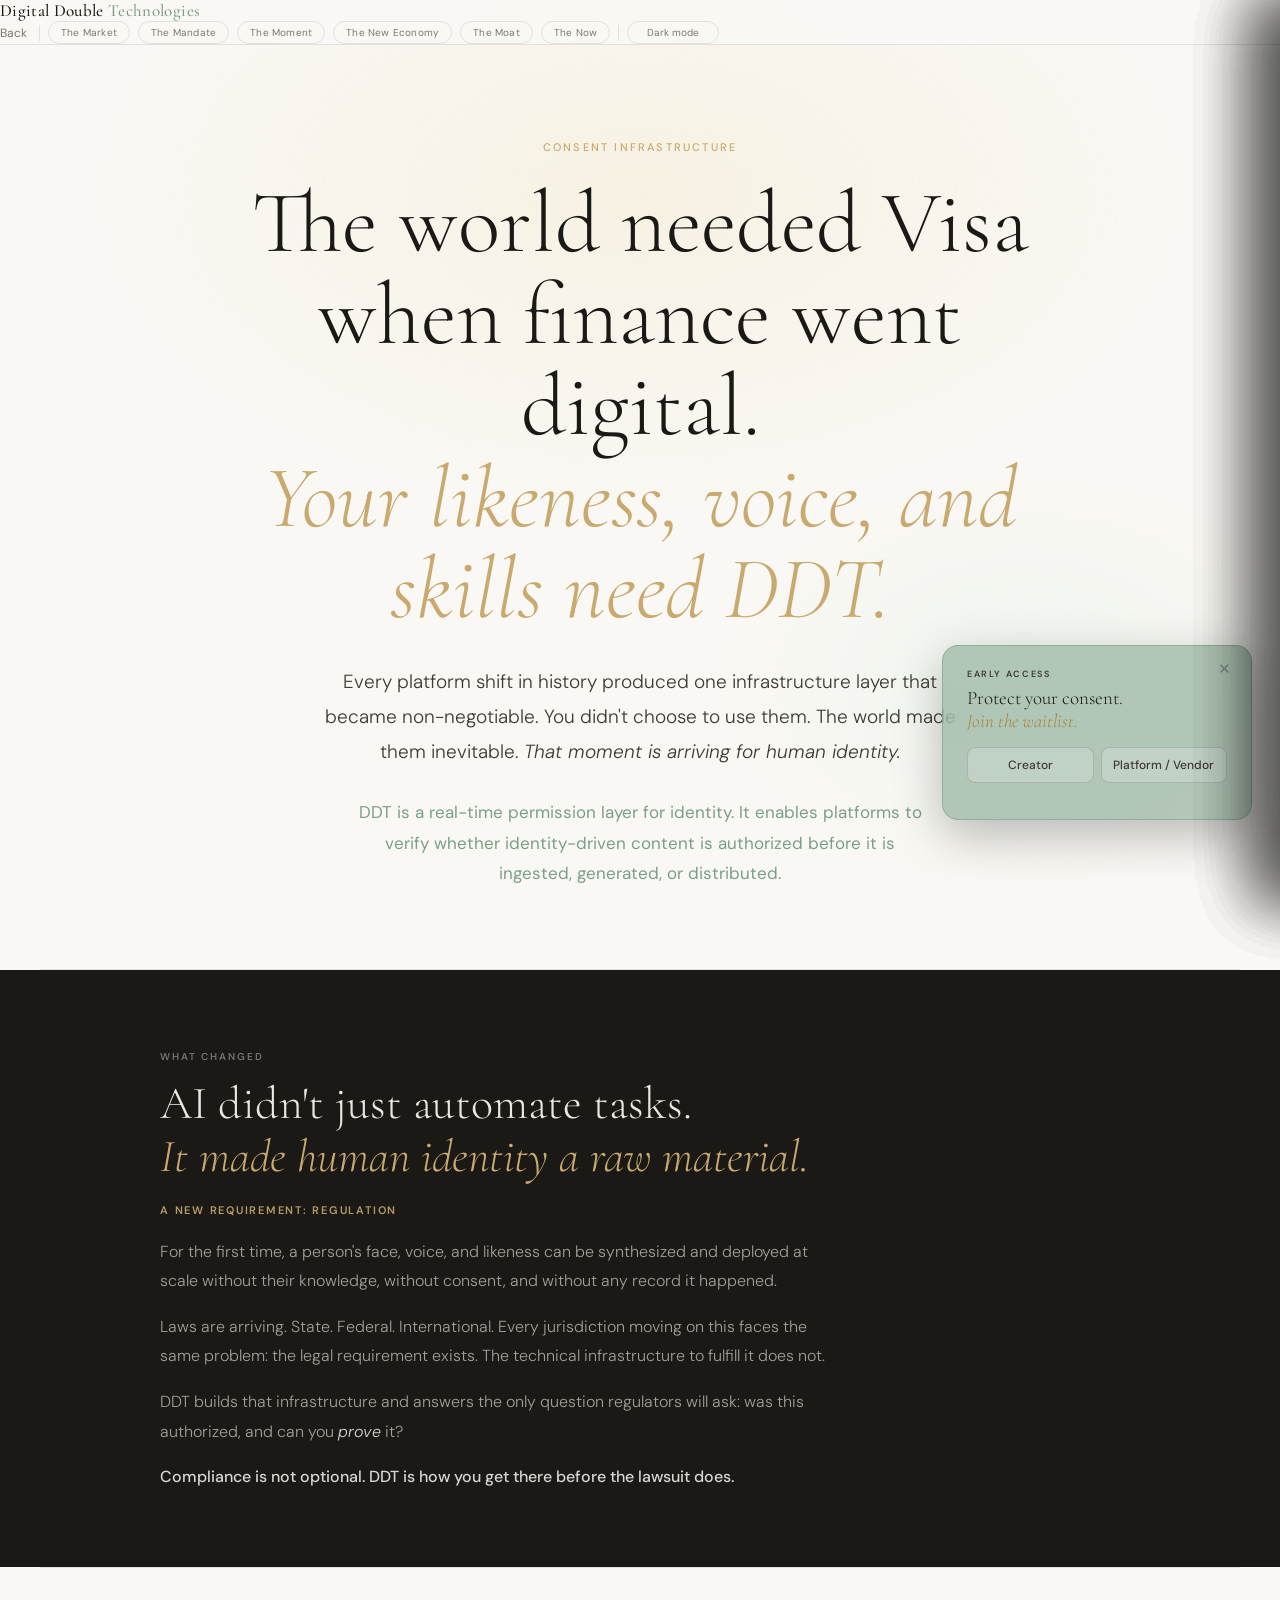
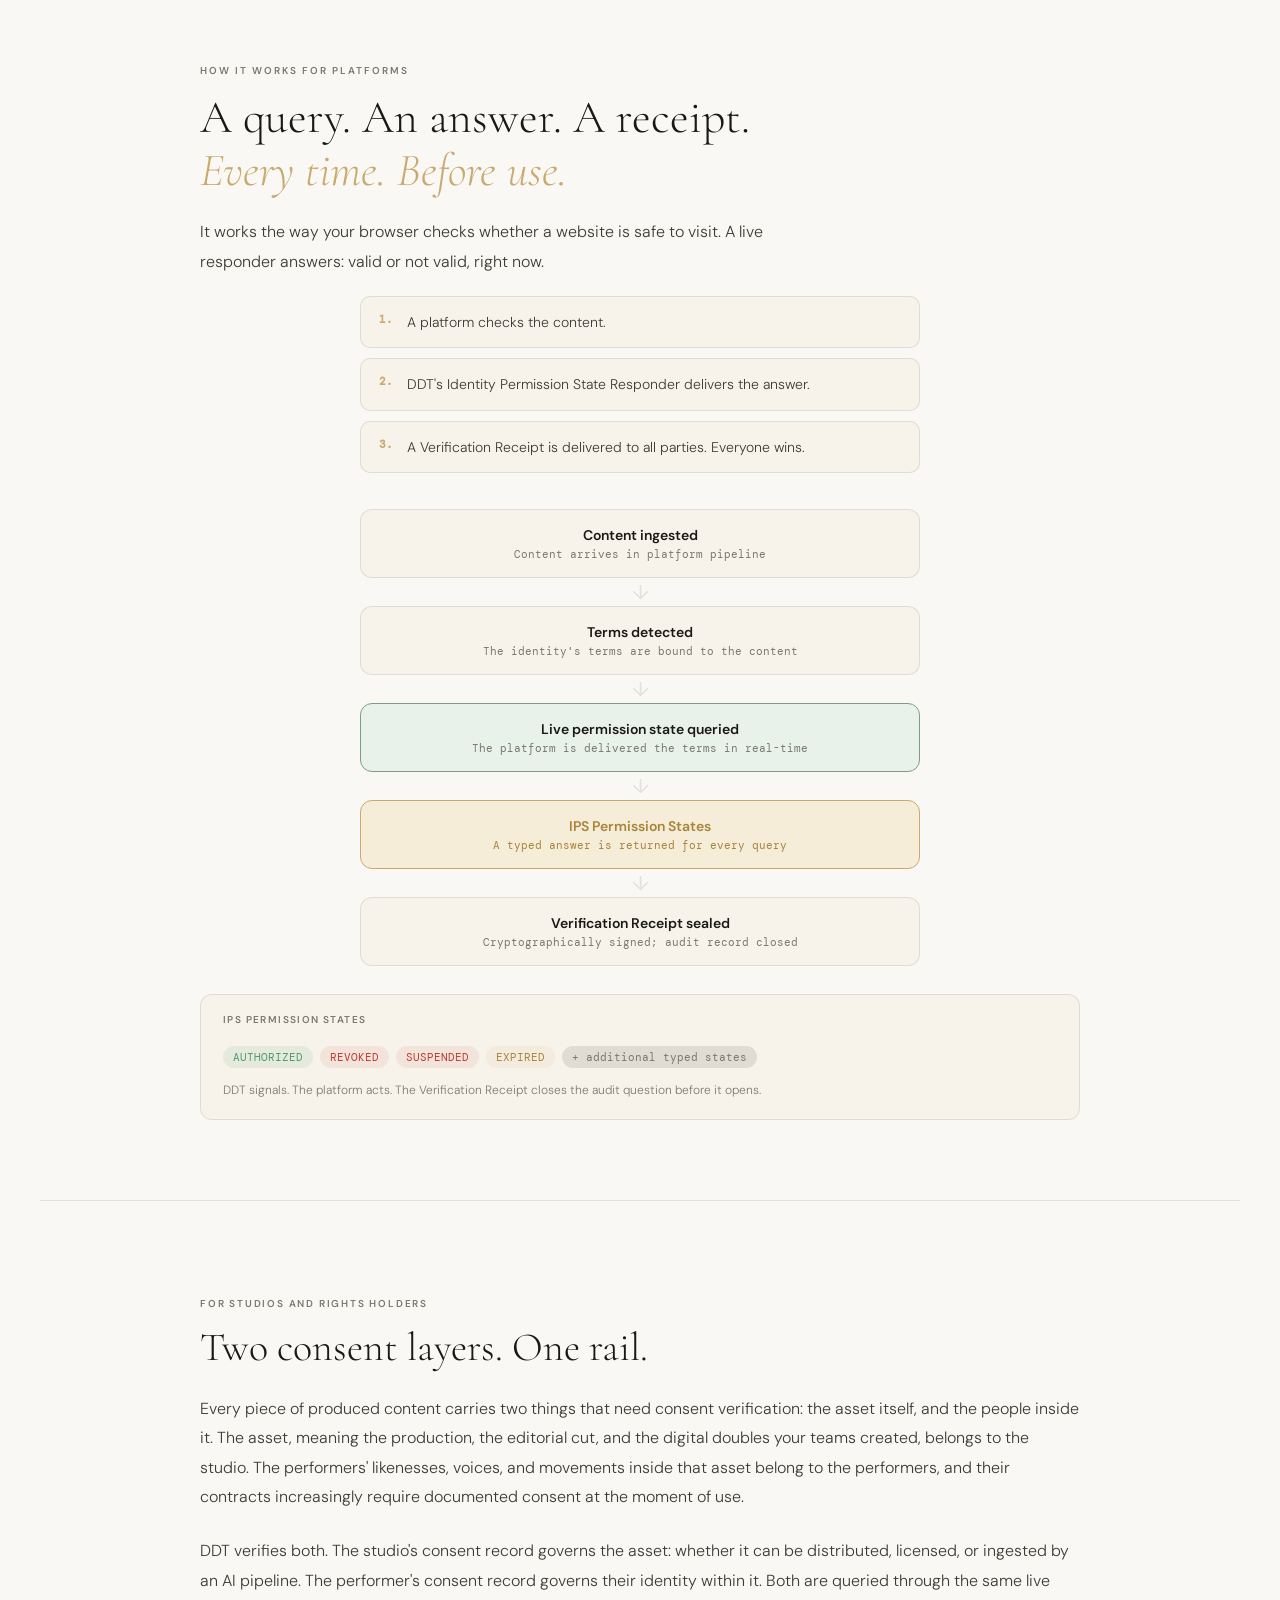
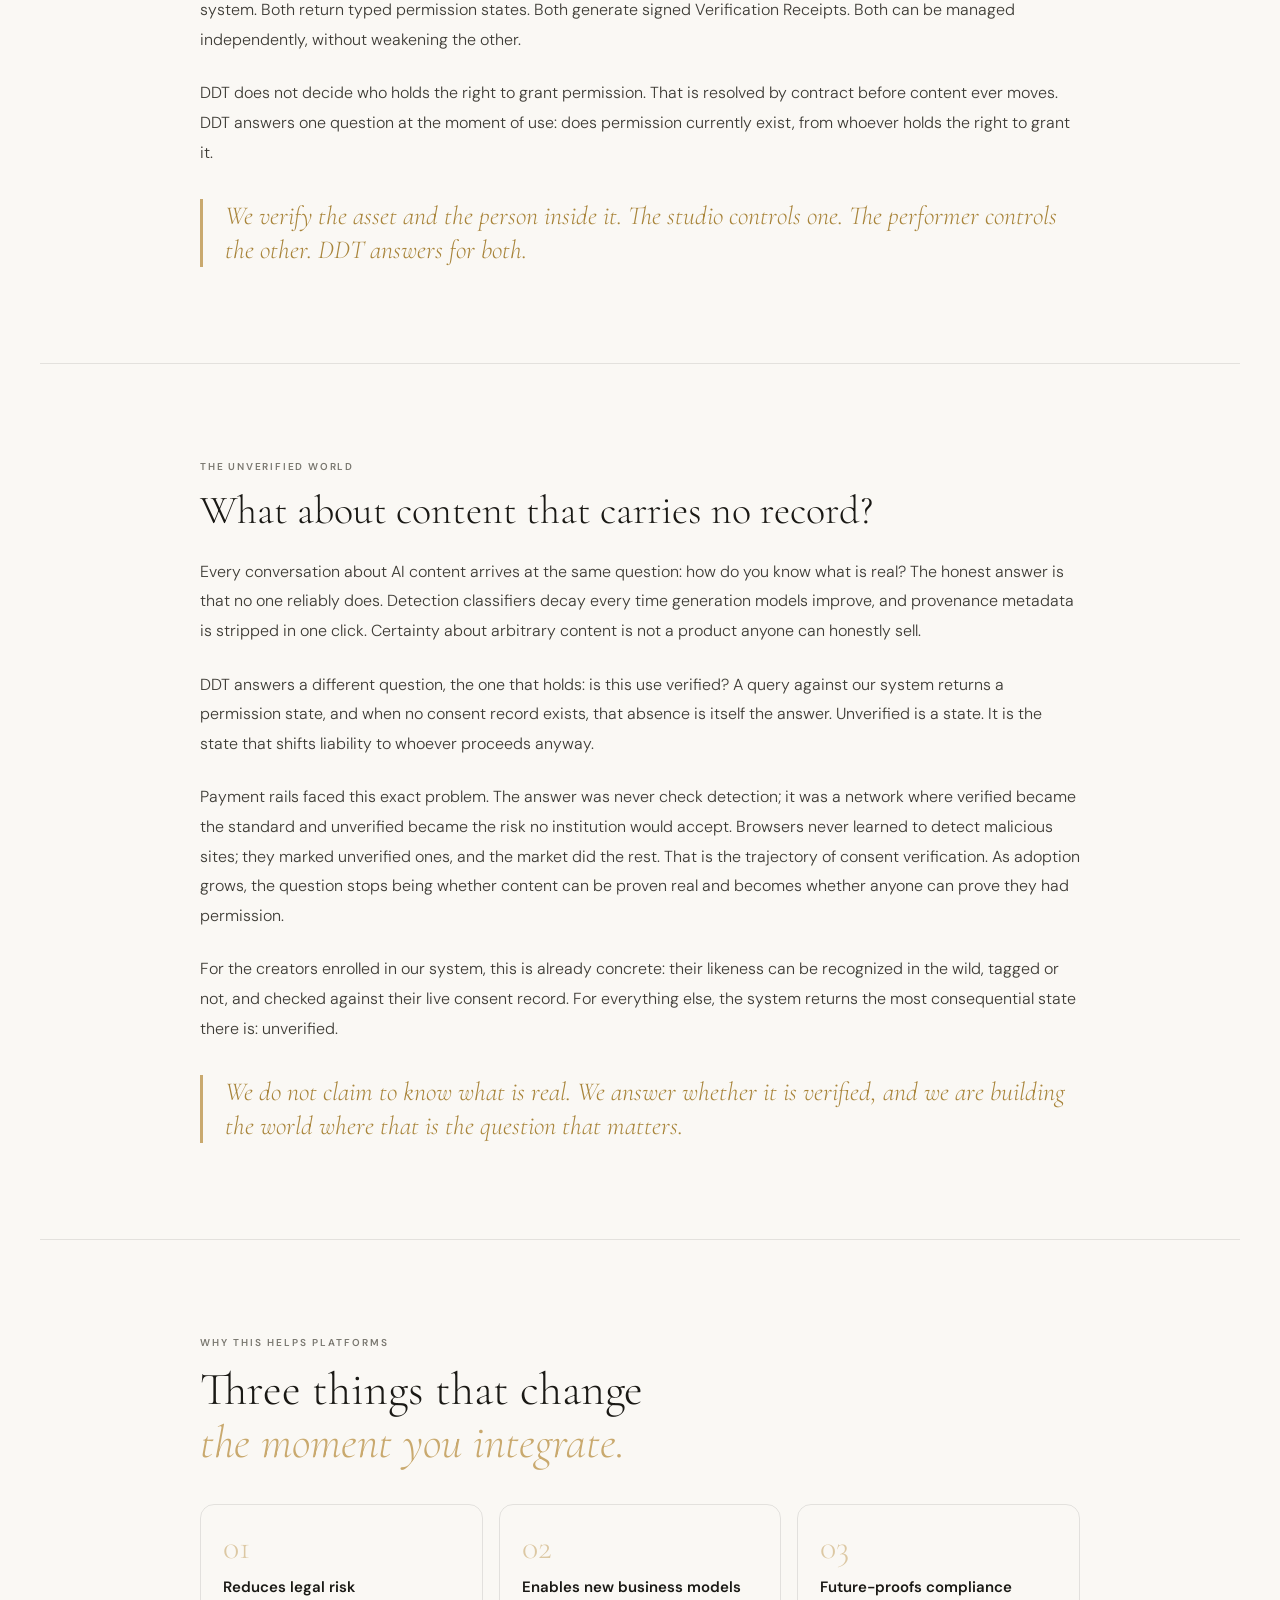
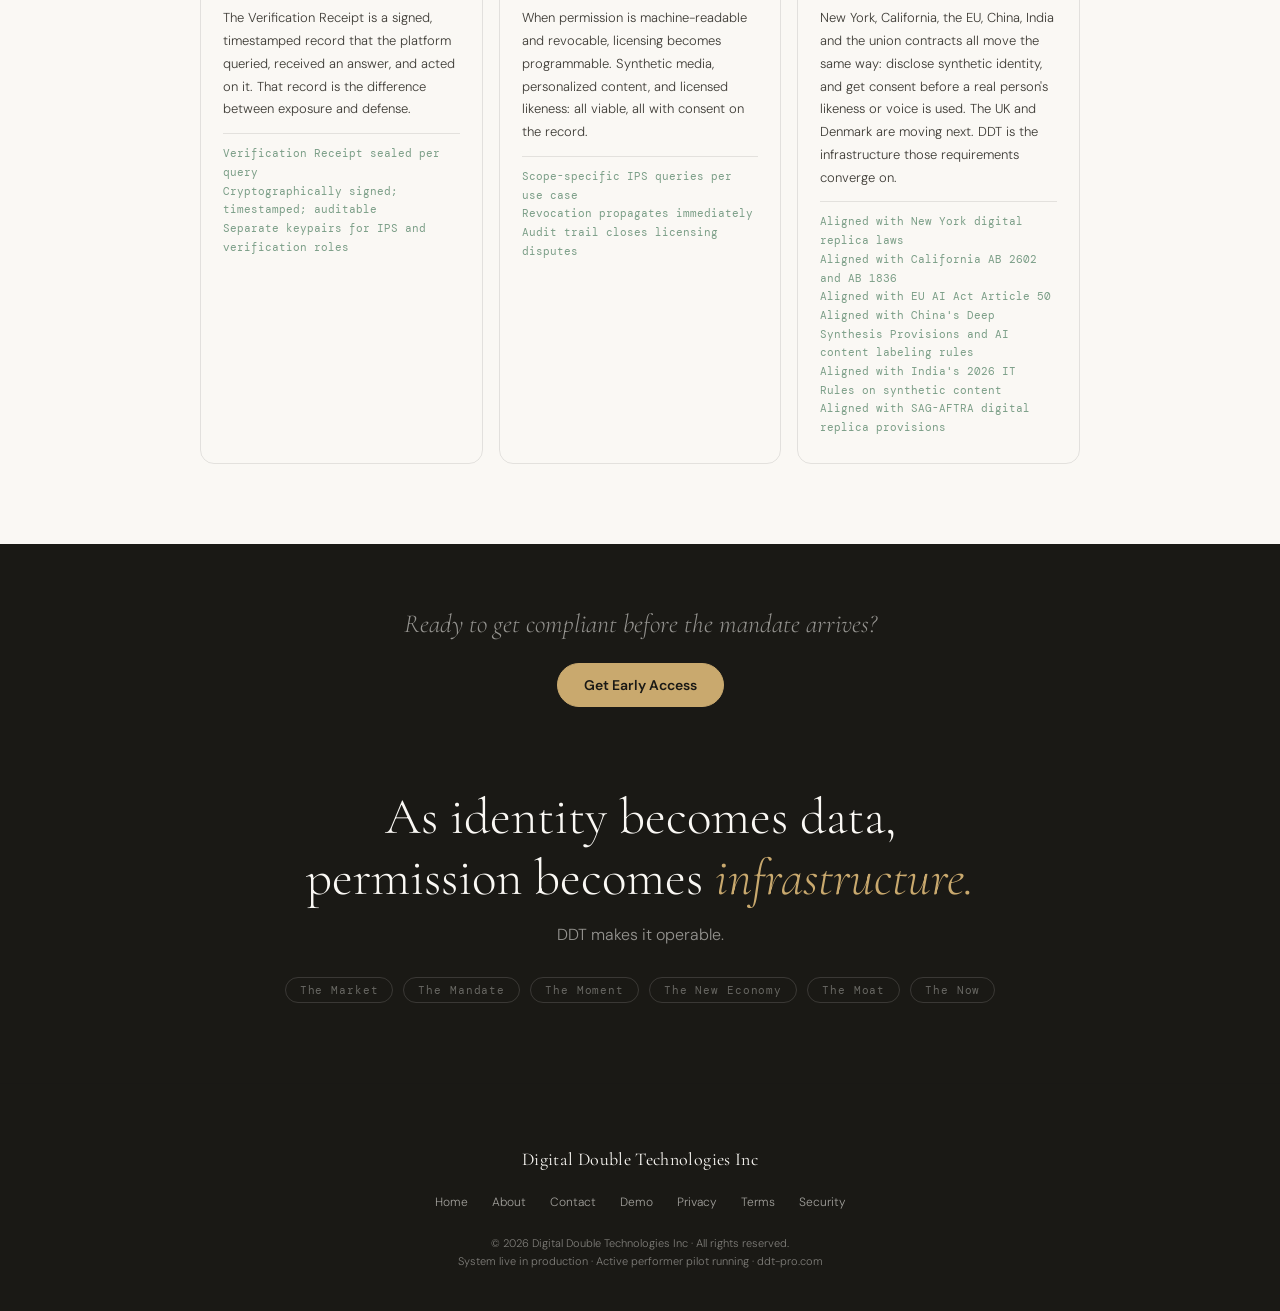
<file: investor.html>
<!DOCTYPE html>
<html lang="en">
<head>
  <!-- DDT Consent Receipt Object -->
  <meta name="ddt:cro-id" content="0b4b3df6-aae6-4779-bc1c-a396dd36d54c">
  <meta name="ddt:ips-endpoint" content="https://ddt-core-production.up.railway.app/v1/ips/permission/0b4b3df6-aae6-4779-bc1c-a396dd36d54c">
  <meta name="ddt:permission-state" content="AUTHORIZED">
  <meta name="ddt:cro-hash" content="3bc189286b1fd4e52998cf505855e5be801b9e7c46009585941cace55cbdba4d">
  <meta name="ddt:permitted-uses" content="internal review,archival">
  <meta name="ddt:excluded-uses" content="casting,audition,AI training,synthetic reproduction,deepfake,biometric extraction,commercial redistribution,third-party licensing,broadcast,social media">
  <meta name="ddt:issued" content="2026-03-28T14:14:33.369953+00:00">
  <!-- /DDT -->
<meta charset="UTF-8">
  <!-- DDT Consent Receipt Object — Identity Permission Assertion --><meta name="viewport" content="width=device-width, initial-scale=1.0">
<title>DDT; For Platforms</title>
<link rel="preconnect" href="https://fonts.googleapis.com">
<link href="https://fonts.googleapis.com/css2?family=Cormorant+Garamond:ital,wght@0,300;0,400;0,500;1,300;1,400&family=DM+Sans:wght@300;400;500;600&family=DM+Mono:wght@400;500&display=swap" rel="stylesheet">
<link rel="stylesheet" href="ddt.css">
<style>
:root{
  --cream:#FAF8F4;--warm:#F5F2EC;--ink:#1A1915;--ink-soft:#3D3B35;--ink-muted:#7A7870;
  --sage:#7B9E87;--sage-light:#B8D4C0;--sage-pale:#E8F2EB;
  --gold:#C9A96E;--gold-deep:#A8843A;--gold-pale:#F5EDD8;
  --border:rgba(26,25,21,0.1);--ok:#4A9B6F;--bad:#C0392B;
  --parchment:#F7F3EA;
}
[data-theme=dark]{
  --cream:#141412;--warm:#1C1B18;--ink:#F0EDE6;--ink-soft:#C8C4BB;--ink-muted:#6A6860;
  --sage-pale:#1E2E22;--gold-pale:#2A2218;--border:rgba(240,237,230,0.1);
  --parchment:#1E1C18;
}
*,*::before,*::after{box-sizing:border-box;margin:0;padding:0}
html{scroll-behavior:smooth}
body{font-family:'DM Sans',sans-serif;background:var(--cream);color:var(--ink);transition:background .4s,color .4s;overflow-x:hidden}

/* NAV */
nav{position:fixed;top:0;left:0;right:0;z-index:300;display:flex;flex-direction:column;background:rgba(250,248,244,.95);backdrop-filter:blur(14px);border-bottom:1px solid var(--border);transition:background .4s}
.nav-top{padding:10px 32px;display:flex;align-items:center;justify-content:space-between}
.nav-pills{display:flex;align-items:center;gap:6px;padding:8px 32px;border-top:1px solid var(--border);overflow-x:auto;flex-wrap:nowrap;scrollbar-width:none}
.nav-pills::-webkit-scrollbar{display:none}
[data-theme=dark] nav{background:rgba(20,20,18,.95)}
[data-theme=dark] .nav-top{background:transparent}
[data-theme=dark] .nav-pills{background:transparent}
.logo{font-family:'Cormorant Garamond',serif;font-size:17px;font-weight:500;color:var(--ink);text-decoration:none;letter-spacing:.02em}
.logo span{color:var(--sage)}
.nav-r{display:flex;align-items:center;gap:8px;flex-wrap:wrap}
.back-link{font-size:12px;color:var(--ink-muted);text-decoration:none;transition:color .2s;margin-right:4px}
.back-link:hover{color:var(--sage)}
.dbtn{background:none;border:1px solid var(--border);border-radius:100px;padding:4px 12px;font-size:10px;font-family:'DM Sans',sans-serif;color:var(--ink-muted);cursor:pointer;transition:all .2s;white-space:nowrap;letter-spacing:.02em}
.dbtn:hover{border-color:var(--gold);color:var(--gold)}
.tbtn{background:none;border:1px solid var(--border);border-radius:100px;padding:4px 12px;font-size:10px;font-family:'DM Sans',sans-serif;color:var(--ink-muted);cursor:pointer;transition:all .2s}
.tbtn:hover{border-color:var(--sage);color:var(--sage)}
.nav-divider{width:1px;height:16px;background:var(--border)}

/* LAYOUT */
.section{padding:96px 40px 80px;max-width:960px;margin:0 auto}
.rule{height:1px;background:var(--border);margin:0 40px}
.sec-label{font-size:10px;font-weight:600;letter-spacing:.2em;text-transform:uppercase;color:var(--ink-muted);margin-bottom:14px}
.sec-h{font-family:'Cormorant Garamond',serif;font-size:clamp(28px,4vw,46px);font-weight:300;line-height:1.15;margin-bottom:20px}
.sec-h em{font-style:italic;color:var(--gold)}
.sec-body{font-size:16px;font-weight:300;line-height:1.85;color:var(--ink-soft);max-width:640px}

/* HERO */
.hero{min-height:100vh;display:flex;align-items:center;justify-content:center;padding:140px 40px 80px;position:relative;overflow:hidden;text-align:center}
.hero-bg{position:absolute;inset:0;pointer-events:none;
  background:radial-gradient(ellipse 65% 50% at 50% 20%,var(--gold-pale) 0%,transparent 65%),
             radial-gradient(ellipse 40% 35% at 80% 70%,var(--sage-pale) 0%,transparent 60%);opacity:.6}
.hero-inner{position:relative;z-index:1;max-width:800px}
.hero-tag{font-size:11px;font-weight:500;letter-spacing:.2em;text-transform:uppercase;color:var(--gold);margin-bottom:24px;opacity:0;animation:fadeUp .8s .2s forwards}
.hero-h{font-family:'Cormorant Garamond',serif;font-size:clamp(44px,7vw,88px);font-weight:300;line-height:1.04;margin-bottom:28px;opacity:0;animation:fadeUp .8s .4s forwards}
.hero-h em{font-style:italic;color:var(--gold)}
.hero-desc{font-size:clamp(16px,1.8vw,19px);font-weight:300;line-height:1.85;color:var(--ink-soft);max-width:640px;margin:0 auto;opacity:0;animation:fadeUp .8s .6s forwards}

/* WHY CARDS */
.why-grid{display:grid;grid-template-columns:1fr 1fr;gap:20px;margin-top:36px}
@media(max-width:640px){.why-grid{grid-template-columns:1fr}}
.why-card{background:var(--parchment);border-radius:14px;padding:26px;border:1px solid var(--border)}
[data-theme=dark] .why-card{background:var(--warm)}
.wc-icon{font-size:20px;margin-bottom:12px}
.wc-title{font-family:'Cormorant Garamond',serif;font-size:20px;font-weight:400;margin-bottom:10px;color:var(--ink)}
.wc-body{font-size:14px;font-weight:300;line-height:1.75;color:var(--ink-soft)}
.wc-detail{font-size:11px;font-family:'DM Mono',monospace;color:var(--ink-muted);margin-top:10px;line-height:1.7;border-top:1px solid var(--border);padding-top:10px}

/* VERTICAL FLOWCHART */
.vflow{display:flex;flex-direction:column;align-items:center;gap:0;margin-top:36px;max-width:560px;margin-left:auto;margin-right:auto}
.vf-node{width:100%;background:var(--parchment);border:1.5px solid var(--border);border-radius:12px;padding:16px 20px;text-align:center}
[data-theme=dark] .vf-node{background:var(--warm)}
.vf-node.active{border-color:var(--sage);background:var(--sage-pale)}
[data-theme=dark] .vf-node.active{background:rgba(123,158,135,.15)}
.vf-label{font-size:14px;font-weight:600;color:var(--ink);margin-bottom:3px}
.vf-sub{font-size:11px;color:var(--ink-muted);font-family:'DM Mono',monospace}
.vf-down{font-size:20px;color:var(--border);line-height:1;padding:4px 0;text-align:center}
.vf-fork{display:grid;grid-template-columns:1fr 1fr;gap:14px;width:100%}
.vf-fork-node{border-radius:12px;padding:16px;text-align:center;border:1.5px solid}
.vf-fork-ok{border-color:var(--ok);background:rgba(74,155,111,.07)}
.vf-fork-bad{border-color:var(--bad);background:rgba(192,57,43,.05)}
.vf-fork-label{font-size:13px;font-weight:600;margin-bottom:4px}
.vf-fork-sub{font-size:10px;font-family:'DM Mono',monospace}
.vf-fork-ok .vf-fork-label{color:var(--ok)}
.vf-fork-bad .vf-fork-label{color:var(--bad)}
.vf-fork-ok .vf-fork-sub{color:var(--ok)}
.vf-fork-bad .vf-fork-sub{color:var(--bad)}
.vf-converge{display:flex;align-items:center;justify-content:center;gap:0;width:100%;padding-top:2px}
.vf-converge-line{flex:1;height:1px;background:var(--border)}
.vf-converge-dot{width:8px;height:8px;border-radius:50%;border:1.5px solid var(--border);background:var(--cream)}
[data-theme=dark] .vf-converge-dot{background:var(--cream)}

/* IPS STATE PILLS */
.state-pills{display:flex;flex-wrap:wrap;gap:7px;margin-top:20px}
.sp{font-family:'DM Mono',monospace;font-size:11px;padding:4px 10px;border-radius:100px}
.sp-ok{background:rgba(74,155,111,.1);color:var(--ok)}
.sp-bad{background:rgba(192,57,43,.08);color:var(--bad)}
.sp-warn{background:rgba(201,169,110,.1);color:var(--gold-deep)}
.sp-muted{background:var(--border);color:var(--ink-muted)}

/* BENEFIT CARDS */
.benefit-grid{display:grid;grid-template-columns:1fr 1fr 1fr;gap:16px;margin-top:36px}
@media(max-width:760px){.benefit-grid{grid-template-columns:1fr}}
.benefit-card{padding:26px 22px;border-radius:14px;border:1px solid var(--border)}
.bc-num{font-family:'Cormorant Garamond',serif;font-size:34px;font-weight:300;color:var(--gold);line-height:1;margin-bottom:12px;opacity:.6}
.bc-title{font-size:15px;font-weight:600;color:var(--ink);margin-bottom:10px}
.bc-body{font-size:13px;font-weight:300;line-height:1.75;color:var(--ink-soft)}
.bc-proof{font-size:11px;font-family:'DM Mono',monospace;color:var(--sage);margin-top:12px;line-height:1.7;border-top:1px solid var(--border);padding-top:10px}

/* BANNER */
.banner{background:var(--ink);color:var(--cream);padding:80px 40px;text-align:center}
.banner-h{font-family:'Cormorant Garamond',serif;font-size:clamp(24px,4vw,52px);font-weight:300;line-height:1.2;margin-bottom:14px}
.banner-h em{font-style:italic;color:var(--gold)}
.banner-sub{font-size:16px;color:color-mix(in srgb, var(--cream) 55%, transparent);font-weight:300}
.banner-links{display:flex;gap:10px;justify-content:center;flex-wrap:wrap;margin-top:32px}
.banner-link{font-size:11px;color:color-mix(in srgb, var(--cream) 35%, transparent);font-family:'DM Mono',monospace;letter-spacing:.08em;cursor:pointer;border:1px solid color-mix(in srgb, var(--cream) 14%, transparent);padding:5px 14px;border-radius:100px;transition:all .2s}
.banner-link:hover{border-color:var(--gold);color:var(--gold)}

/* SHARED DRAWER STYLES */
.drawer{position:fixed;top:0;right:0;bottom:0;width:min(560px,95vw);background:var(--cream);z-index:500;transform:translateX(100%);transition:transform .45s cubic-bezier(.4,0,.2,1);overflow-y:auto;box-shadow:-24px 0 60px rgba(0,0,0,.18);border-left:1px solid var(--border)}
[data-theme=dark] .drawer{background:var(--warm)}
.drawer.open{transform:translateX(0)}
#overlay{position:fixed;inset:0;background:rgba(26,25,21,.4);z-index:499;opacity:0;pointer-events:none;transition:opacity .4s}
#overlay.show{opacity:1;pointer-events:auto}
.dw-head{padding:22px 28px 18px;border-bottom:1px solid var(--border);display:flex;align-items:center;justify-content:space-between;position:sticky;top:0;background:var(--cream);z-index:2;backdrop-filter:blur(8px)}
[data-theme=dark] .dw-head{background:var(--warm)}
.dw-title-tag{font-size:9px;font-weight:700;letter-spacing:.2em;text-transform:uppercase;color:var(--gold);margin-bottom:4px}
.dw-title{font-family:'Cormorant Garamond',serif;font-size:24px;font-weight:300;color:var(--ink)}
.dw-title em{font-style:italic;color:var(--gold)}
.dw-close{background:none;border:1px solid var(--border);border-radius:100px;padding:5px 14px;font-size:11px;color:var(--ink-muted);cursor:pointer;font-family:'DM Sans',sans-serif;transition:all .2s}
.dw-close:hover{border-color:var(--bad);color:var(--bad)}
.dw-body{padding:32px 28px 60px}
.moat-fig{float:right;width:38%;max-width:200px;min-width:130px;margin:2px 0 12px 18px;display:block;opacity:.75;border-radius:12px;mix-blend-mode:multiply}
[data-theme=dark] .moat-fig{mix-blend-mode:normal}
@media(max-width:700px){
  #dDefense .dw-body{display:flex;flex-direction:column}
  #dDefense .moat-fig{float:none;order:99;width:100%;max-width:280px;min-width:0;margin:20px auto 0}
}
.dw-body p{font-size:14px;font-weight:300;line-height:1.9;color:var(--ink-soft);margin-bottom:16px}
.dw-body p:last-child{margin-bottom:0}
.dw-body strong{color:var(--ink);font-weight:500}
.dw-h2{font-family:'Cormorant Garamond',serif;font-size:22px;font-weight:300;color:var(--ink);margin:28px 0 12px;line-height:1.2}
.dw-h2 em{font-style:italic;color:var(--gold)}
.dw-rule{height:1px;background:var(--border);margin:28px 0}
.dw-list{list-style:none;margin:14px 0}
.dw-list li{font-size:13px;font-weight:300;color:var(--ink-soft);padding:8px 0;border-bottom:1px solid var(--border);display:flex;gap:10px;line-height:1.65}
.dw-list li:last-child{border-bottom:none}
.dw-list li::before{content:'';width:5px;height:5px;border-radius:50%;background:var(--gold);flex-shrink:0;margin-top:8px}
.stat-grid{display:grid;grid-template-columns:1fr 1fr;gap:10px;margin:16px 0}
.stat-box{background:var(--parchment);border-radius:10px;padding:16px;border:1px solid var(--border)}
[data-theme=dark] .stat-box{background:var(--cream)}
.stat-num{font-family:'Cormorant Garamond',serif;font-size:26px;font-weight:300;color:var(--gold);line-height:1}
.stat-lbl{font-size:11px;color:var(--ink-muted);margin-top:4px;line-height:1.5}
.status-grid{display:flex;flex-direction:column;gap:9px;margin:16px 0}
.status-row{display:flex;align-items:center;gap:10px;font-size:13px;font-weight:300;color:var(--ink-soft);line-height:1.5}
.status-dot{width:7px;height:7px;border-radius:50%;flex-shrink:0}
.status-dot.green{background:var(--ok)}.status-dot.gold{background:var(--gold)}
.law-block{border-left:3px solid var(--border);padding:12px 16px;margin:14px 0;border-radius:0 8px 8px 0;background:var(--parchment)}
[data-theme=dark] .law-block{background:var(--warm)}
.law-block.live{border-left-color:var(--ok)}
.law-block.coming{border-left-color:var(--gold)}
.law-date{font-family:'DM Mono',monospace;font-size:9px;font-weight:700;letter-spacing:.12em;color:var(--ink-muted);text-transform:uppercase;margin-bottom:4px}
.law-date.live{color:var(--ok)}.law-date.coming{color:var(--gold-deep)}
.law-title{font-size:13px;font-weight:600;color:var(--ink);margin-bottom:5px}
.law-body{font-size:12px;font-weight:300;color:var(--ink-soft);line-height:1.7}
.patent-note{background:var(--gold-pale);border:1px solid rgba(201,169,110,.3);border-radius:10px;padding:14px 18px;margin:16px 0;font-size:12px;color:var(--ink-soft);line-height:1.7}
[data-theme=dark] .patent-note{background:rgba(201,169,110,.08)}
.primitive-block{border:1px solid var(--border);border-radius:12px;padding:18px 20px;margin:12px 0}
.primitive-block.cro{border-left:4px solid var(--gold)}
.primitive-block.ips{border-left:4px solid var(--sage)}
.primitive-block.vr{border-left:4px solid #7B9EC8}
.prim-label{font-size:9px;font-weight:700;letter-spacing:.16em;text-transform:uppercase;margin-bottom:6px}
.prim-label.cro{color:var(--gold-deep)}
.prim-label.ips{color:var(--sage)}
.prim-label.vr{color:#5A7EA8}
.prim-title{font-size:14px;font-weight:600;color:var(--ink);margin-bottom:6px}
.prim-body{font-size:12px;font-weight:300;color:var(--ink-soft);line-height:1.7}

/* FADE */
.fade-in{opacity:0;transform:translateY(18px);transition:opacity .7s,transform .7s}
.fade-in.visible{opacity:1;transform:none}
@keyframes fadeUp{from{opacity:0;transform:translateY(16px)}to{opacity:1;transform:translateY(0)}}
</style>
  <!-- Privacy-friendly analytics by Plausible -->
<script async src="https://plausible.io/js/pa-Q-pu5Sv0vzVdauj79unNj.js"></script>
<script>
  window.plausible=window.plausible||function(){(plausible.q=plausible.q||[]).push(arguments)},plausible.init=plausible.init||function(i){plausible.o=i||{}};
  plausible.init()
</script>
</head>
<body>

<!-- NAV -->
<nav>
  <a href="index.html" class="logo">Digital Double <span>Technologies</span></a>
  <div class="nav-r">
    <a href="index.html" class="back-link">Back</a>
    <div class="nav-divider"></div>
    <button class="dbtn" onclick="openDrawer('dMarket')">The Market</button>
    <button class="dbtn" onclick="openDrawer('dMandate')">The Mandate</button>
    <button class="dbtn" onclick="openDrawer('dMoment')">The Moment</button>
    <button class="dbtn" onclick="openDrawer('dEconomy')">The New Economy</button>
    <button class="dbtn" onclick="openDrawer('dDefense')">The Moat</button>
    <button class="dbtn" onclick="openDrawer('dStatus')">The Now</button>
    <div class="nav-divider"></div>
    <button class="tbtn ddt-theme-btn" onclick="ddtTheme()" aria-label="Toggle dark mode"></button>
  </div>
</nav>

<!-- OVERLAY -->
<div id="overlay" onclick="closeAll()"></div>

<!-- DRAWER: The Market -->
<div class="drawer" id="dMarket">
  <div class="dw-head">
    <div><div class="dw-title-tag">Market</div><div class="dw-title">Every industry that uses your likeness, voice, or skills.</div></div>
    <button class="dw-close" onclick="closeAll()">Close</button>
  </div>
  <div class="dw-body">
    <p>This is not a niche creator-rights tool. DDT is the consent verification layer underneath every industry that generates, distributes, or monetizes human likeness. The addressable surface is every platform that touches identity-derived media.</p>
    <div class="stat-grid">
      <div class="stat-box"><div class="stat-num">2B+</div><div class="stat-lbl">Creators with licensable identity</div></div>
      <div class="stat-box"><div class="stat-num">$600B+</div><div class="stat-lbl">Creator economy today</div></div>
    </div>
    <div class="dw-rule"></div>
    <ul class="dw-list">
      <li><strong>Film, Television, Music, Sports, and Advertising:</strong> Every production capturing a performer's likeness for synthetic reuse. Every studio building a digital double library. Every brand using AI-generated spokespeople. Voice synthesis, AI-generated performances, sports likeness licensing. Every union negotiation over digital replica rights requires auditable consent infrastructure. DDT is the ledger those negotiations need.</li>
      <li><strong>AI Training Pipelines:</strong> Every platform ingesting identity-derived content for training. The IPS query is the compliance check that closes the "I didn't know" defense before it opens.</li>
      <li><strong>News, Political Media, Journalism:</strong> Deepfakes are not a detection problem. They are a consent-state problem. DDT answers whether a piece of content was authorized by the person depicted, giving media organizations a verifiable signal.</li>
      <li><strong>The Individual Creator Economy:</strong> Two billion people create content featuring themselves. As AI makes synthetic replication trivial, every individual with a public identity becomes a potential licensable asset. DDT is the infrastructure that makes that economy possible on the individual's terms.</li>
    </ul>
  </div>
</div>

<!-- DRAWER: The Mandate -->
<div class="drawer" id="dMandate">
  <div class="dw-head">
    <div><div class="dw-title-tag">Compliance and Policy</div><div class="dw-title">The laws are <em>already arriving.</em></div></div>
    <button class="dw-close" onclick="closeAll()">Close</button>
  </div>
  <div class="dw-body">
    <p>Governments across the US, EU, and UK are moving to regulate AI-generated identity content. Every new law creates a compliance requirement. Every compliance requirement needs infrastructure. DDT is building it before the mandate arrives, which means DDT defines what compliance looks like.</p>
    <div class="dw-rule"></div>
    <div style="overflow-x:auto">
    <table style="width:100%;border-collapse:collapse;font-size:12px;font-family:'DM Sans',sans-serif">
      <thead>
        <tr style="border-bottom:1px solid var(--border)">
          <th style="text-align:left;padding:8px 10px;font-size:9px;letter-spacing:.12em;text-transform:uppercase;color:var(--ink-muted);font-weight:600">Date</th>
          <th style="text-align:left;padding:8px 10px;font-size:9px;letter-spacing:.12em;text-transform:uppercase;color:var(--ink-muted);font-weight:600">Jurisdiction</th>
          <th style="text-align:left;padding:8px 10px;font-size:9px;letter-spacing:.12em;text-transform:uppercase;color:var(--ink-muted);font-weight:600">Event</th>
        </tr>
      </thead>
      <tbody>
        <tr style="border-bottom:1px solid var(--border)"><td style="padding:9px 10px;color:var(--ok);font-weight:500;white-space:nowrap;font-size:11px">Already in force</td><td style="padding:9px 10px;color:var(--ink-soft)">New York</td><td style="padding:9px 10px;color:var(--ink-soft)">Deceased performer digital replica law (S.8391)</td></tr>
        <tr style="border-bottom:1px solid var(--border)"><td style="padding:9px 10px;color:var(--ok);font-weight:500;white-space:nowrap;font-size:11px">Already in force</td><td style="padding:9px 10px;color:var(--ink-soft)">California</td><td style="padding:9px 10px;color:var(--ink-soft)">AB 1836 / AB 2602 performer consent laws</td></tr>
        <tr style="border-bottom:1px solid var(--border)"><td style="padding:9px 10px;color:var(--ok);font-weight:500;white-space:nowrap;font-size:11px">Already in force</td><td style="padding:9px 10px;color:var(--ink-soft)">India</td><td style="padding:9px 10px;color:var(--ink-soft)">IT Rules 2026: deepfake labeling + 3hr takedown</td></tr>
        <tr style="border-bottom:1px solid var(--border)"><td style="padding:9px 10px;color:var(--ok);font-weight:500;white-space:nowrap;font-size:11px">Already in force</td><td style="padding:9px 10px;color:var(--ink-soft)">China</td><td style="padding:9px 10px;color:var(--ink-soft)">Deep synthesis rules (2023): separate consent before a person&#39;s face or voice is edited</td></tr>
        <tr style="border-bottom:1px solid var(--border)"><td style="padding:9px 10px;color:var(--ok);font-weight:500;white-space:nowrap;font-size:11px">Already in force</td><td style="padding:9px 10px;color:var(--ink-soft)">China</td><td style="padding:9px 10px;color:var(--ink-soft)">AI content labeling measures (September 2025): visible and metadata labels on AI-generated content</td></tr>
        <tr style="border-bottom:1px solid var(--border)"><td style="padding:9px 10px;color:var(--gold-deep);white-space:nowrap;font-size:11px">May 5 2026</td><td style="padding:9px 10px;color:var(--ink-soft)">UK</td><td style="padding:9px 10px;color:var(--ink-soft)">Digital ID consultation closes</td></tr>
        <tr style="border-bottom:1px solid var(--border)"><td style="padding:9px 10px;color:var(--gold-deep);white-space:nowrap;font-size:11px">June 9 2026</td><td style="padding:9px 10px;color:var(--ink-soft)">New York</td><td style="padding:9px 10px;color:var(--ink-soft)">Synthetic performer disclosure law effective</td></tr>
        <tr style="border-bottom:1px solid var(--border)"><td style="padding:9px 10px;color:var(--gold-deep);white-space:nowrap;font-size:11px">June 2026</td><td style="padding:9px 10px;color:var(--ink-soft)">EU</td><td style="padding:9px 10px;color:var(--ink-soft)">AI Act Code of Practice on labeling finalized</td></tr>
        <tr style="border-bottom:1px solid var(--border)"><td style="padding:9px 10px;color:var(--gold-deep);white-space:nowrap;font-size:11px">June 30 2026</td><td style="padding:9px 10px;color:var(--ink-soft)">US</td><td style="padding:9px 10px;color:var(--ink-soft)">SAG-AFTRA contract expires / negotiations resume</td></tr>
        <tr style="border-bottom:1px solid var(--border)"><td style="padding:9px 10px;color:var(--gold-deep);white-space:nowrap;font-size:11px">Summer 2026</td><td style="padding:9px 10px;color:var(--ink-soft)">UK</td><td style="padding:9px 10px;color:var(--ink-soft)">Digital replicas consultation opens</td></tr>
        <tr style="border-bottom:1px solid var(--border)"><td style="padding:9px 10px;color:var(--gold-deep);white-space:nowrap;font-size:11px">Summer 2026</td><td style="padding:9px 10px;color:var(--ink-soft)">UK</td><td style="padding:9px 10px;color:var(--ink-soft)">Creative Content Exchange pilot launches</td></tr>
        <tr style="border-bottom:1px solid var(--border)"><td style="padding:9px 10px;color:var(--gold-deep);white-space:nowrap;font-size:11px">July 15 2026</td><td style="padding:9px 10px;color:var(--ink-soft)">China</td><td style="padding:9px 10px;color:var(--ink-soft)">Anthropomorphic AI interaction rules effective: human-like AI companion services regulated; separate consent before sensitive personal data trains them</td></tr>
        <tr style="border-bottom:1px solid var(--border)"><td style="padding:9px 10px;color:var(--gold-deep);white-space:nowrap;font-size:11px">August 2 2026</td><td style="padding:9px 10px;color:var(--ink-soft)">EU</td><td style="padding:9px 10px;color:var(--ink-soft)">EU AI Act Article 50 transparency obligations enforceable</td></tr>
        <tr style="border-bottom:1px solid var(--border)"><td style="padding:9px 10px;color:var(--ink-muted);white-space:nowrap;font-size:11px">Autumn 2026</td><td style="padding:9px 10px;color:var(--ink-soft)">UK</td><td style="padding:9px 10px;color:var(--ink-soft)">AI labelling taskforce interim report</td></tr>
        <tr style="border-bottom:1px solid var(--border)"><td style="padding:9px 10px;color:var(--ink-muted);white-space:nowrap;font-size:11px">End 2026</td><td style="padding:9px 10px;color:var(--ink-soft)">EU</td><td style="padding:9px 10px;color:var(--ink-soft)">EUDI Wallet deployment mandate</td></tr>
        <tr style="border-bottom:1px solid var(--border)"><td style="padding:9px 10px;color:var(--ink-muted);white-space:nowrap;font-size:11px">End 2026 (staggered)</td><td style="padding:9px 10px;color:var(--ink-soft)">EU multi-state</td><td style="padding:9px 10px;color:var(--ink-soft)">EUDI national wallet rollouts</td></tr>
        <tr style="border-bottom:1px solid var(--border)"><td style="padding:9px 10px;color:var(--ink-muted);white-space:nowrap;font-size:11px">2027+</td><td style="padding:9px 10px;color:var(--ink-soft)">India</td><td style="padding:9px 10px;color:var(--ink-soft)">Performer consent statutory framework expected</td></tr>
        <tr style="border-bottom:1px solid var(--border)"><td style="padding:9px 10px;color:var(--ink-muted);white-space:nowrap;font-size:11px">Ongoing</td><td style="padding:9px 10px;color:var(--ink-soft)">US Federal</td><td style="padding:9px 10px;color:var(--ink-soft)">NO FAKES Act; Senate/House committees</td></tr>
      </tbody>
    </table>
    </div>
    <div class="dw-rule"></div>
  </div>
</div>

<!-- DRAWER: The Moment -->
<div class="drawer" id="dMoment">
  <div class="dw-head">
    <div><div class="dw-title-tag">The Moment</div><div class="dw-title">The window before the mandate <em>closes.</em></div></div>
    <button class="dw-close" onclick="closeAll()">Close</button>
  </div>
  <div class="dw-body">
    <p>A convergence arrives in June 2026: SAG-AFTRA AI negotiations resume after a pause through June 30, with synthetic performer attribution and the "tilly tax" structure unresolved. The WGA contract expires May 1 with negotiations underway. The New York Digital Replica Act and deceased performer law take effect June 9. The UK digital replicas consultation closes. The UK Creative Content Exchange begins with writing Personality Rights Rules. The EU AI Code of Practice labeling will be finalized.</p>
    <p>These threads arrive simultaneously.</p>
    <p>Every platform that has consent verification infrastructure in place before that moment is protected. Every platform that does not is exposed, in multiple jurisdictions, under multiple legal frameworks, at the same time.</p>

    <div class="dw-rule"></div>
    <div class="dw-h2" style="text-align:center;margin-bottom:20px">The Convergence Window</div>

    <!-- BUBBLE DIAGRAM -->
    <div style="position:relative;width:100%;height:380px;overflow:hidden">
      <svg width="100%" height="380" viewBox="0 0 520 380" xmlns="http://www.w3.org/2000/svg" style="font-family:'DM Sans',sans-serif">
        <!-- Center convergence zone -->
        <circle cx="260" cy="196" r="38" fill="rgba(201,169,110,.12)" stroke="rgba(201,169,110,.4)" stroke-width="1.5" stroke-dasharray="4,3"/>
        <text x="260" y="191" text-anchor="middle" font-size="9" font-weight="600" fill="var(--gold-deep)" letter-spacing=".04em">JUNE 2026</text>
        <text x="260" y="205" text-anchor="middle" font-size="8" fill="var(--ink-muted)">convergence</text>

        <!-- Bubble: SAG-AFTRA (union, medium) -->
        <circle cx="110" cy="105" r="62" fill="rgba(123,158,135,.08)" stroke="rgba(123,158,135,.3)" stroke-width="1.2"/>
        <text x="110" y="95" text-anchor="middle" font-size="10" font-weight="600" fill="var(--sage)">SAG-AFTRA</text>
        <text x="110" y="109" text-anchor="middle" font-size="9" fill="var(--ink-muted)">AI negotiations</text>
        <text x="110" y="122" text-anchor="middle" font-size="9" fill="var(--ink-muted)">resume June 30</text>

        <!-- Bubble: NY Law (state, medium) -->
        <circle cx="380" cy="100" r="60" fill="rgba(192,57,43,.06)" stroke="rgba(192,57,43,.25)" stroke-width="1.2"/>
        <text x="380" y="88" text-anchor="middle" font-size="10" font-weight="600" fill="var(--bad)">NY Digital</text>
        <text x="380" y="101" text-anchor="middle" font-size="10" font-weight="600" fill="var(--bad)">Replica Act</text>
        <text x="380" y="115" text-anchor="middle" font-size="9" fill="var(--ink-muted)">effective June 9</text>

        <!-- Bubble: WGA (union, medium) -->
        <circle cx="85" cy="275" r="56" fill="rgba(201,169,110,.07)" stroke="rgba(201,169,110,.22)" stroke-width="1.2"/>
        <text x="85" y="268" text-anchor="middle" font-size="10" font-weight="600" fill="var(--gold-deep)">WGA</text>
        <text x="85" y="282" text-anchor="middle" font-size="9" fill="var(--ink-muted)">expires May 1</text>

        <!-- Bubble: EU -->
        <circle cx="415" cy="278" r="82" fill="rgba(74,155,111,.06)" stroke="rgba(74,155,111,.2)" stroke-width="1.4"/>
        <text x="415" y="258" text-anchor="middle" font-size="12" font-weight="600" fill="var(--ok)">European Union</text>
        <text x="415" y="274" text-anchor="middle" font-size="10" fill="var(--ink-muted)">AI Act Code of Practice</text>
        <text x="415" y="288" text-anchor="middle" font-size="10" fill="var(--ink-muted)">finalized June 2026</text>
        <text x="415" y="302" text-anchor="middle" font-size="9" fill="var(--ink-muted)">Art. 50 enforceable Aug 2</text>

        <!-- Bubble: UK -->
        <circle cx="260" cy="318" r="72" fill="rgba(90,120,180,.07)" stroke="rgba(90,120,180,.25)" stroke-width="1.4"/>
        <text x="260" y="302" text-anchor="middle" font-size="12" font-weight="600" fill="#5A78B4">United Kingdom</text>
        <text x="260" y="318" text-anchor="middle" font-size="10" fill="var(--ink-muted)">Replicas consultation</text>
        <text x="260" y="332" text-anchor="middle" font-size="10" fill="var(--ink-muted)">Creative Content Exchange</text>
        <text x="260" y="346" text-anchor="middle" font-size="9" fill="var(--ink-muted)">Personality Rights Rules</text>

        <!-- Connector lines -->
        <line x1="162" y1="138" x2="230" y2="175" stroke="rgba(201,169,110,.2)" stroke-width="1" stroke-dasharray="3,3"/>
        <line x1="330" y1="135" x2="285" y2="172" stroke="rgba(201,169,110,.2)" stroke-width="1" stroke-dasharray="3,3"/>
        <line x1="136" y1="258" x2="226" y2="214" stroke="rgba(201,169,110,.2)" stroke-width="1" stroke-dasharray="3,3"/>
        <line x1="341" y1="248" x2="290" y2="220" stroke="rgba(201,169,110,.2)" stroke-width="1" stroke-dasharray="3,3"/>
        <line x1="260" y1="247" x2="260" y2="234" stroke="rgba(201,169,110,.2)" stroke-width="1" stroke-dasharray="3,3"/>
      </svg>
    </div>

  </div>
</div>

<!-- DRAWER: The New Economy -->
<div class="drawer" id="dEconomy">
  <div class="dw-head">
    <div><div class="dw-title-tag">The New Economy</div><div class="dw-title">As AI takes jobs, your individuality becomes <em>the new currency.</em></div></div>
    <button class="dw-close" onclick="closeAll()">Close</button>
  </div>
  <div class="dw-body">
    <div style="display:grid;grid-template-columns:1fr 1fr 1fr;gap:12px;margin-bottom:24px">
      <div class="stat-box">
        <div class="stat-num">2B+</div>
        <div class="stat-lbl">Individual creators worldwide who produce content featuring their own identity. Each a potential DDT user and a potential licensable asset.</div>
      </div>
      <div class="stat-box">
        <div class="stat-num">$600B+</div>
        <div class="stat-lbl">Estimated size of the creator economy by 2027. DDT is the consent infrastructure layer underneath it.</div>
      </div>
      <div class="stat-box">
        <div class="stat-num">0</div>
        <div class="stat-lbl">Existing standards that address subject-level consent for identity-derived content. The gap DDT fills does not have a competitor.</div>
      </div>
    </div>
    <p>Every job AI replaces was defined by a skill. Skills can be replicated. But you: your face, your voice, your story, your presence: cannot be replicated without your consent. That is the only thing AI cannot manufacture from nothing.</p>
    <p>DDT is the infrastructure that turns individuality into a licensable, auditable, revenue-generating asset. Not for corporations. For the person it belongs to.</p>
    <p>When a platform uses your likeness in an AI-generated advertisement, DDT makes sure you are asked, you are paid, and you have a record. When your voice is synthesized for a product you have never endorsed, DDT makes sure there is a consent check; a platform that ignores it creates its own liability. Your identity becomes income. On your terms.</p>
  </div>
</div>

<!-- DRAWER: Why DDT Is Defensible -->
<div class="drawer" id="dDefense">
  <div class="dw-head">
    <div><div class="dw-title-tag">The Moat</div><div class="dw-title">Moat built from <em>first principles.</em></div></div>
    <button class="dw-close" onclick="closeAll()">Close</button>
  </div>
  <div class="dw-body">
    <img class="moat-fig" src="assets/moat-figure.webp" alt="A human figure formed from glowing consent language, standing among falling contract pages." loading="lazy">
    <p>The companies big enough to build this can't afford to. Their businesses are built on owning content: vaults, catalogs, licenses measured in years. That model only works if a yes, once given, stays given. We built the opposite: permission that lives with the person, live, scoped, and revocable in milliseconds. For an incumbent to offer that, they would have to spend their own money rebuilding their own systems in order to devalue their own inventory. Their engineers could do it. No CFO will fund it. They must stay committed to asset sovereignty because their company's future depends on it. That commitment is our moat, and it is not a gap in their roadmap; it is a property of who they are.</p>
    <p>Neutrality is the second wall. A platform checking permission for its own AI pipeline is grading its own homework, and a self-issued record is the first thing challenged in any dispute. The rail has to be run by someone with no stake in the answer. The incumbents are disqualified by definition; we are neutral by design.</p>
    <p>Timing is the third. Everyone else answers what happened after the content was already used. Identity doesn't work like money: a second of unauthorized exposure cannot be undone. The only check that preserves value happens before the transaction completes, and that is where we sit. When permission can't be confirmed, the rail returns SUSPENDED and the client decides what to do; we never block anything, we make the answer provable.</p>
    <p>We filed the architecture before we disclosed it. The patent portfolio is assigned to the company and in active prosecution, US and international, and every verification we sign adds to a record of cleared uses no latecomer can backfill. The moat is giving power to the people whose identities are being mined. We are the Visa of identity. Nobody remembers the first merchant to accept a card. They remember the network.</p>
  </div>
</div>

<!-- DRAWER: Where We Are Now -->
<div class="drawer" id="dStatus">
  <div class="dw-head">
    <div><div class="dw-title-tag">The Now</div><div class="dw-title">Live infrastructure. <em>Active pilot.</em></div></div>
    <button class="dw-close" onclick="closeAll()">Close</button>
  </div>
  <div class="dw-body">
    <p>DDT is not a concept. The Identity Permission State endpoint is answering queries in production today. The three-primitive architecture is operational.</p>

    <div class="dw-h2">Live</div>
    <div class="status-grid">
      <div class="status-row"><div class="status-dot green"></div>The IPS endpoint is live and operational</div>
      <div class="status-row"><div class="status-dot green"></div>The Pilot is active: a live pilot with union performers is under way</div>
      <div class="status-row"><div class="status-dot green"></div>Provisional patents filed.</div>
      <div class="status-row"><div class="status-dot green"></div>Delaware C-Corporation formed: Digital Double Technologies Inc</div>
      <div class="status-row"><div class="status-dot green"></div>Technical advisors confirmed</div>
    </div>

    <div class="dw-h2">In Motion</div>
    <div class="status-grid">
      <div class="status-row"><div class="status-dot gold"></div>CAWG Issue #259 filed and active. No competing implementation at the operational layer.</div>
      <div class="status-row"><div class="status-dot gold"></div>C2PA namespace extension proposed: org.c2pa.digital-likeness subject consent assertion</div>
      <div class="status-row"><div class="status-dot gold"></div>C2PA Conformance Program: Expression of Interest submitted</div>
      <div class="status-row"><div class="status-dot gold"></div>DIF membership in progress</div>
      <div class="status-row"><div class="status-dot gold"></div>Equity UK proposal delivered and in active conversation</div>
      <div class="status-row"><div class="status-dot gold"></div>UK IPO AI Working Group submission delivered</div>
      <div class="status-row"><div class="status-dot gold"></div>SAG-AFTRA AI advisory team outreach active ahead of June negotiation resumption</div>
    </div>
  </div>
</div>

<!-- HERO -->
<div class="hero">
  <div class="hero-bg"></div>
  <div class="hero-inner">
    <p class="hero-tag">Consent Infrastructure</p>
    <h1 class="hero-h">The world needed Visa when finance went digital.<br><em>Your likeness, voice, and skills need DDT.</em></h1>
    <p class="hero-desc">Every platform shift in history produced one infrastructure layer that became non-negotiable. You didn't choose to use them. The world made them inevitable. <em style="font-style:italic">That moment is arriving for human identity.</em></p>
    <p style="font-size:clamp(15px,1.6vw,17px);font-weight:400;color:var(--sage);max-width:580px;margin:28px auto 0;line-height:1.8">DDT is a real-time permission layer for identity. It enables platforms to verify whether identity-driven content is authorized before it is ingested, generated, or distributed.</p>
  </div>
</div>

<div class="rule"></div>

<!-- WHY PLATFORMS NEED THIS -->
<div style="background:var(--ink);color:var(--cream);padding:80px 40px;" class="fade-in">
<div style="max-width:960px;margin:0 auto">
  <p class="sec-label" style="color:color-mix(in srgb, var(--cream) 40%, transparent)">What Changed</p>
  <h2 class="sec-h" style="color:color-mix(in srgb, var(--cream) 92%, transparent)">AI didn't just automate tasks.<br><em>It made human identity a raw material.</em></h2>
  <p style="font-size:11px;font-weight:600;letter-spacing:.16em;text-transform:uppercase;color:var(--gold);margin-bottom:20px;opacity:.9">A New Requirement: Regulation</p>
  <p class="sec-body" style="max-width:680px;color:color-mix(in srgb, var(--cream) 60%, transparent)">For the first time, a person's face, voice, and likeness can be synthesized and deployed at scale without their knowledge, without consent, and without any record it happened.</p>
  <p class="sec-body" style="max-width:680px;margin-top:16px;color:color-mix(in srgb, var(--cream) 60%, transparent)">Laws are arriving. State. Federal. International. Every jurisdiction moving on this faces the same problem: the legal requirement exists. The technical infrastructure to fulfill it does not.</p>
  <p class="sec-body" style="max-width:680px;margin-top:16px;color:color-mix(in srgb, var(--cream) 60%, transparent)">DDT builds that infrastructure and answers the only question regulators will ask: was this authorized, and can you <em style="font-style:italic;color:color-mix(in srgb, var(--cream) 85%, transparent)">prove</em> it?</p>
  <p style="max-width:680px;margin-top:20px;font-size:16px;font-weight:500;color:color-mix(in srgb, var(--cream) 85%, transparent)">Compliance is not optional. DDT is how you get there before the lawsuit does.</p>
</div>
</div>

<div class="rule"></div>

<!-- HOW IT WORKS -->
<div class="section fade-in">
  <p class="sec-label">How it works for platforms</p>
  <h2 class="sec-h">A query. An answer. A receipt.<br><em>Every time. Before use.</em></h2>
  <p class="sec-body" style="margin-bottom:20px">It works the way your browser checks whether a website is safe to visit. A live responder answers: valid or not valid, right now.</p>
  <div style="display:flex;flex-direction:column;gap:10px;max-width:560px;margin:0 auto 0">
    <div style="display:flex;align-items:flex-start;gap:14px;background:var(--parchment);border-radius:10px;padding:14px 18px;border:1px solid var(--border)">
      <span style="font-family:'DM Mono',monospace;font-size:11px;font-weight:700;color:var(--gold);flex-shrink:0;padding-top:1px">1.</span>
      <span style="font-size:14px;font-weight:300;color:var(--ink-soft);line-height:1.6">A platform checks the content.</span>
    </div>
    <div style="display:flex;align-items:flex-start;gap:14px;background:var(--parchment);border-radius:10px;padding:14px 18px;border:1px solid var(--border)">
      <span style="font-family:'DM Mono',monospace;font-size:11px;font-weight:700;color:var(--gold);flex-shrink:0;padding-top:1px">2.</span>
      <span style="font-size:14px;font-weight:300;color:var(--ink-soft);line-height:1.6">DDT's Identity Permission State Responder delivers the answer.</span>
    </div>
    <div style="display:flex;align-items:flex-start;gap:14px;background:var(--parchment);border-radius:10px;padding:14px 18px;border:1px solid var(--border)">
      <span style="font-family:'DM Mono',monospace;font-size:11px;font-weight:700;color:var(--gold);flex-shrink:0;padding-top:1px">3.</span>
      <span style="font-size:14px;font-weight:300;color:var(--ink-soft);line-height:1.6">A Verification Receipt is delivered to all parties. Everyone wins.</span>
    </div>
  </div>

  <!-- VERTICAL FLOWCHART -->
  <div class="vflow">

    <div class="vf-node">
      <div class="vf-label">Content ingested</div>
      <div class="vf-sub">Content arrives in platform pipeline</div>
    </div>

    <div class="vf-down">&#8595;</div>

    <div class="vf-node">
      <div class="vf-label">Terms detected</div>
      <div class="vf-sub">The identity's terms are bound to the content</div>
    </div>

    <div class="vf-down">&#8595;</div>

    <div class="vf-node active">
      <div class="vf-label">Live permission state queried</div>
      <div class="vf-sub">The platform is delivered the terms in real-time</div>
    </div>

    <div class="vf-down">&#8595;</div>

    <div class="vf-node" style="border-color:var(--gold);background:var(--gold-pale)">
      <div class="vf-label" style="color:var(--gold-deep)">IPS Permission States</div>
      <div class="vf-sub" style="color:var(--gold-deep)">A typed answer is returned for every query</div>
    </div>

    <div class="vf-down">&#8595;</div>

    <div class="vf-node">
      <div class="vf-label">Verification Receipt sealed</div>
      <div class="vf-sub">Cryptographically signed; audit record closed</div>
    </div>

  </div>

  <!-- STATE PILLS -->
  <div style="margin-top:28px;padding:18px 22px;background:var(--parchment);border-radius:12px;border:1px solid var(--border)">
    <div style="font-size:10px;font-weight:600;letter-spacing:.14em;text-transform:uppercase;color:var(--ink-muted);margin-bottom:10px">IPS permission states</div>
    <div class="state-pills">
      <span class="sp sp-ok">AUTHORIZED</span>
      <span class="sp sp-bad">REVOKED</span>
      <span class="sp sp-bad">SUSPENDED</span>
      <span class="sp sp-warn">EXPIRED</span>
      <span class="sp sp-muted">+ additional typed states</span>
    </div>
    <div style="font-size:12px;color:var(--ink-muted);font-weight:300;line-height:1.7;margin-top:12px">DDT signals. The platform acts. The Verification Receipt closes the audit question before it opens.</div>
  </div>
</div>

<div class="rule"></div>

<!-- TWO-LAYER ENTERPRISE FRAMING -->
<div class="ddt-section fade-in">
  <p class="t-eyebrow" style="margin-bottom:14px">For Studios and Rights Holders</p>
  <h2 class="t-heading" style="margin-bottom:24px">Two consent layers. One rail.</h2>
  <p class="t-body" style="margin-bottom:24px">Every piece of produced content carries two things that need consent verification: the asset itself, and the people inside it. The asset, meaning the production, the editorial cut, and the digital doubles your teams created, belongs to the studio. The performers' likenesses, voices, and movements inside that asset belong to the performers, and their contracts increasingly require documented consent at the moment of use.</p>
  <p class="t-body" style="margin-bottom:24px">DDT verifies both. The studio's consent record governs the asset: whether it can be distributed, licensed, or ingested by an AI pipeline. The performer's consent record governs their identity within it. Both are queried through the same live system. Both return typed permission states. Both generate signed Verification Receipts. Both can be managed independently, without weakening the other.</p>
  <p class="t-body" style="margin-bottom:0">DDT does not decide who holds the right to grant permission. That is resolved by contract before content ever moves. DDT answers one question at the moment of use: does permission currently exist, from whoever holds the right to grant it.</p>
  <p class="t-subheading" style="font-style:italic;color:var(--gold-deep);border-left:3px solid var(--gold);padding-left:22px;margin-top:32px">We verify the asset and the person inside it. The studio controls one. The performer controls the other. DDT answers for both.</p>
</div>

<div class="rule"></div>

<!-- THE UNVERIFIED WORLD -->
<div class="ddt-section fade-in">
  <p class="t-eyebrow" style="margin-bottom:14px">The Unverified World</p>
  <h2 class="t-heading" style="margin-bottom:24px">What about content that carries no record?</h2>
  <p class="t-body" style="margin-bottom:24px">Every conversation about AI content arrives at the same question: how do you know what is real? The honest answer is that no one reliably does. Detection classifiers decay every time generation models improve, and provenance metadata is stripped in one click. Certainty about arbitrary content is not a product anyone can honestly sell.</p>
  <p class="t-body" style="margin-bottom:24px">DDT answers a different question, the one that holds: is this use verified? A query against our system returns a permission state, and when no consent record exists, that absence is itself the answer. Unverified is a state. It is the state that shifts liability to whoever proceeds anyway.</p>
  <p class="t-body" style="margin-bottom:24px">Payment rails faced this exact problem. The answer was never check detection; it was a network where verified became the standard and unverified became the risk no institution would accept. Browsers never learned to detect malicious sites; they marked unverified ones, and the market did the rest. That is the trajectory of consent verification. As adoption grows, the question stops being whether content can be proven real and becomes whether anyone can prove they had permission.</p>
  <p class="t-body" style="margin-bottom:0">For the creators enrolled in our system, this is already concrete: their likeness can be recognized in the wild, tagged or not, and checked against their live consent record. For everything else, the system returns the most consequential state there is: unverified.</p>
  <p class="t-subheading" style="font-style:italic;color:var(--gold-deep);border-left:3px solid var(--gold);padding-left:22px;margin-top:32px">We do not claim to know what is real. We answer whether it is verified, and we are building the world where that is the question that matters.</p>
</div>

<div class="rule"></div>

<!-- WHY IT HELPS -->
<div class="section fade-in">
  <p class="sec-label">Why this helps platforms</p>
  <h2 class="sec-h">Three things that change<br><em>the moment you integrate.</em></h2>

  <div class="benefit-grid">
    <div class="benefit-card fade-in">
      <div class="bc-num">01</div>
      <div class="bc-title">Reduces legal risk</div>
      <p class="bc-body">The Verification Receipt is a signed, timestamped record that the platform queried, received an answer, and acted on it. That record is the difference between exposure and defense.</p>
      <div class="bc-proof">Verification Receipt sealed per query<br>Cryptographically signed; timestamped; auditable<br>Separate keypairs for IPS and verification roles</div>
    </div>
    <div class="benefit-card fade-in">
      <div class="bc-num">02</div>
      <div class="bc-title">Enables new business models</div>
      <p class="bc-body">When permission is machine-readable and revocable, licensing becomes programmable. Synthetic media, personalized content, and licensed likeness: all viable, all with consent on the record.</p>
      <div class="bc-proof">Scope-specific IPS queries per use case<br>Revocation propagates immediately<br>Audit trail closes licensing disputes</div>
    </div>
    <div class="benefit-card fade-in">
      <div class="bc-num">03</div>
      <div class="bc-title">Future-proofs compliance</div>
      <p class="bc-body">New York, California, the EU, China, India and the union contracts all move the same way: disclose synthetic identity, and get consent before a real person&#39;s likeness or voice is used. The UK and Denmark are moving next. DDT is the infrastructure those requirements converge on.</p>
      <div class="bc-proof">Aligned with New York digital replica laws<br>Aligned with California AB 2602 and AB 1836<br>Aligned with EU AI Act Article 50<br>Aligned with China&#39;s Deep Synthesis Provisions and AI content labeling rules<br>Aligned with India&#39;s 2026 IT Rules on synthetic content<br>Aligned with SAG-AFTRA digital replica provisions</div>
    </div>
  </div>
</div>

<!-- BANNER -->
<div style="text-align:center;padding:64px 40px 0;background:var(--ink)">
  <p class="ddt-on-ink" style="font-family:'Cormorant Garamond',serif;font-size:clamp(18px,2.5vw,26px);font-weight:300;font-style:italic;margin-bottom:24px">Ready to get compliant before the mandate arrives?</p>
  <button onclick="sfShow()" class="ddt-btn-primary">Get Early Access</button>
</div>
<div class="banner fade-in">
  <h2 class="banner-h">As identity becomes data,<br>permission becomes <em>infrastructure.</em></h2>
  <p class="banner-sub">DDT makes it operable.</p>
  <div class="banner-links">
    <span class="banner-link" onclick="openDrawer('dMarket')">The Market</span>
    <span class="banner-link" onclick="openDrawer('dMandate')">The Mandate</span>
    <span class="banner-link" onclick="openDrawer('dMoment')">The Moment</span>
    <span class="banner-link" onclick="openDrawer('dEconomy')">The New Economy</span>
    <span class="banner-link" onclick="openDrawer('dDefense')">The Moat</span>
    <span class="banner-link" onclick="openDrawer('dStatus')">The Now</span>
  </div>
</div>


<footer class="ddt-footer">
  <div class="ddt-footer-logo">Digital Double Technologies Inc</div>
  <div class="ddt-footer-links">
    <a href="index.html">Home</a>
    <a href="about.html">About</a>
    <a href="about.html#contact">Contact</a>
    <a href="performer.html#demo">Demo</a>
    <a href="/privacy">Privacy</a>
    <a href="/terms">Terms</a>
    <a href="/security.html">Security</a>
  </div>
  <p class="ddt-footer-status">&copy; 2026 Digital Double Technologies Inc · All rights reserved.<br>System live in production · Active performer pilot running · ddt-pro.com</p>
</footer>

<script>
function ddtTheme(){var r=document.documentElement,n=r.getAttribute('data-theme')==='dark'?'light':'dark';r.setAttribute('data-theme',n);localStorage.setItem('ddt-theme',n);}
if(localStorage.getItem('ddt-theme')==='dark')document.documentElement.setAttribute('data-theme','dark');

const drawerIds = ['dMarket','dMandate','dMoment','dEconomy','dDefense','dStatus'];

function openDrawer(id){
  closeAll(false);
  document.getElementById(id).classList.add('open');
  document.getElementById('overlay').classList.add('show');
  document.body.style.overflow='hidden';
}

function closeAll(restoreScroll=true){
  drawerIds.forEach(id=>document.getElementById(id).classList.remove('open'));
  document.getElementById('overlay').classList.remove('show');
  if(restoreScroll) document.body.style.overflow='';
}

document.addEventListener('keydown',e=>{if(e.key==='Escape')closeAll();});
// Auto-open drawer from URL param
const _dp = new URLSearchParams(location.search).get('d');
if(_dp && drawerIds.includes(_dp)) setTimeout(()=>openDrawer(_dp), 400);

const obs=new IntersectionObserver(entries=>{
  entries.forEach(e=>{if(e.isIntersecting)e.target.classList.add('visible');});
},{threshold:0.1});
document.querySelectorAll('.fade-in').forEach(el=>obs.observe(el));
</script>

<!-- FLOATING SIGNUP BOX -->
<div id="ddt-signup-float" class="hidden">
  <button class="sf-dismiss" onclick="sfDismiss()">&#x2715;</button>
  <p class="sf-eyebrow">Early Access</p>
  <h3 class="sf-title" id="sf-title">Protect your consent.<br><em>Join the waitlist.</em></h3>
  <div class="sf-roles">
    <button class="sf-role" id="sf-r-creator" onclick="sfRole('creator')">Creator</button>
    <button class="sf-role" id="sf-r-vendor" onclick="sfRole('vendor')">Platform / Vendor</button>
  </div>
  <div class="sf-pitch" id="sf-pitch-creator">Your face, voice, and likeness are moving through AI pipelines right now. DDT gives you a live, revocable consent record that travels with your identity wherever it goes. Free for creators, always.</div>
  <div class="sf-pitch" id="sf-pitch-vendor">Consent verification is becoming a legal requirement. DDT gives your platform a machine-verifiable answer before identity-derived content is used, generated, or distributed.<br><span class="sf-mandate-link" onclick="openDrawer('dMandate')">&#8594; See The Mandate</span></div>
  <div class="sf-fields" id="sf-fields">
    <input type="text" class="sf-input" id="sf-name" placeholder="Your name">
    <input type="email" class="sf-input" id="sf-email" placeholder="Your email address">
    <input type="text" id="sf-hp" name="website" tabindex="-1" autocomplete="off" aria-hidden="true" style="position:absolute;left:-10000px;width:1px;height:1px;opacity:0">
    <button class="sf-btn" id="sf-submit" onclick="sfSubmit()">Request Early Access</button>
    <p class="sf-err" id="sf-err"></p>
  </div>
  <div class="sf-success" id="sf-success">You are on the list. We will be in touch when access opens.</div>
</div>
<button class="sf-tab" id="sf-tab" onclick="sfShow()">+ Get Early Access</button>

<script>
var _sfRole = null;

function sfRole(role) {
  _sfRole = role;
  document.getElementById('sf-r-creator').className = 'sf-role' + (role==='creator' ? ' active-creator' : '');
  document.getElementById('sf-r-vendor').className  = 'sf-role' + (role==='vendor'  ? ' active-vendor'  : '');
  document.getElementById('sf-pitch-creator').className = 'sf-pitch' + (role==='creator' ? ' show' : '');
  document.getElementById('sf-pitch-vendor').className  = 'sf-pitch' + (role==='vendor'  ? ' show' : '');
  document.getElementById('sf-fields').className = 'sf-fields show';
  if (role==='vendor') {
    document.getElementById('sf-title').innerHTML = 'Become consent<br><em>compliant.</em>';
  } else {
    document.getElementById('sf-title').innerHTML = 'Protect your consent.<br><em>Join the waitlist.</em>';
  }
}

function sfDismiss() {
  document.getElementById('ddt-signup-float').classList.add('hidden');
  document.getElementById('sf-tab').style.display = 'block';
  sessionStorage.setItem('ddt_sf_dismissed','1');
}

function sfShow() {
  document.getElementById('ddt-signup-float').classList.remove('hidden');
  document.getElementById('sf-tab').style.display = 'none';
}

async function sfSubmit() {
  var name  = (document.getElementById('sf-name').value||'').trim();
  var email = (document.getElementById('sf-email').value||'').trim();
  var err   = document.getElementById('sf-err');
  var btn   = document.getElementById('sf-submit');
  if (!_sfRole) { err.textContent='Please select Creator or Platform.'; return; }
  if (!name)    { err.textContent='Please enter your name.'; return; }
  if (!email || !/^[^\s@]+@[^\s@]+[.][^\s@]+$/.test(email)) { err.textContent='Please enter a valid email.'; return; }
  err.textContent='';
  btn.disabled=true;
  btn.textContent='Submitting...';
  var ok = false;
  try {
    var r = await fetch('/api/contact',{
      method:'POST',
      headers:{'Content-Type':'application/json'},
      body:JSON.stringify({kind:'waitlist',name:name,email:email,topic:(_sfRole==='vendor'?'Platform':'Creator'),page:location.pathname,website:(document.getElementById('sf-hp')||{}).value||''}),
      signal:AbortSignal.timeout(10000)
    });
    ok = r.ok;
  } catch(_){}
  if (ok === false) {
    err.innerHTML = 'Something went wrong. Please try again, or email <a href="mailto:jhofstad@ddt-pro.com">jhofstad@ddt-pro.com</a>.';
    btn.disabled = false;
    btn.textContent = 'Request Early Access';
    return;
  }
  document.getElementById('sf-fields').style.display='none';
  document.getElementById('sf-pitch-creator').style.display='none';
  document.getElementById('sf-pitch-vendor').style.display='none';
  document.getElementById('sf-success').classList.add('show');
  document.getElementById('sf-title').innerHTML = 'You are on the list.';
}

setTimeout(function(){
  if (!sessionStorage.getItem('ddt_sf_dismissed')) {
    sfShow();
  }
}, 2000);
</script>
</body>
</html>
</file>
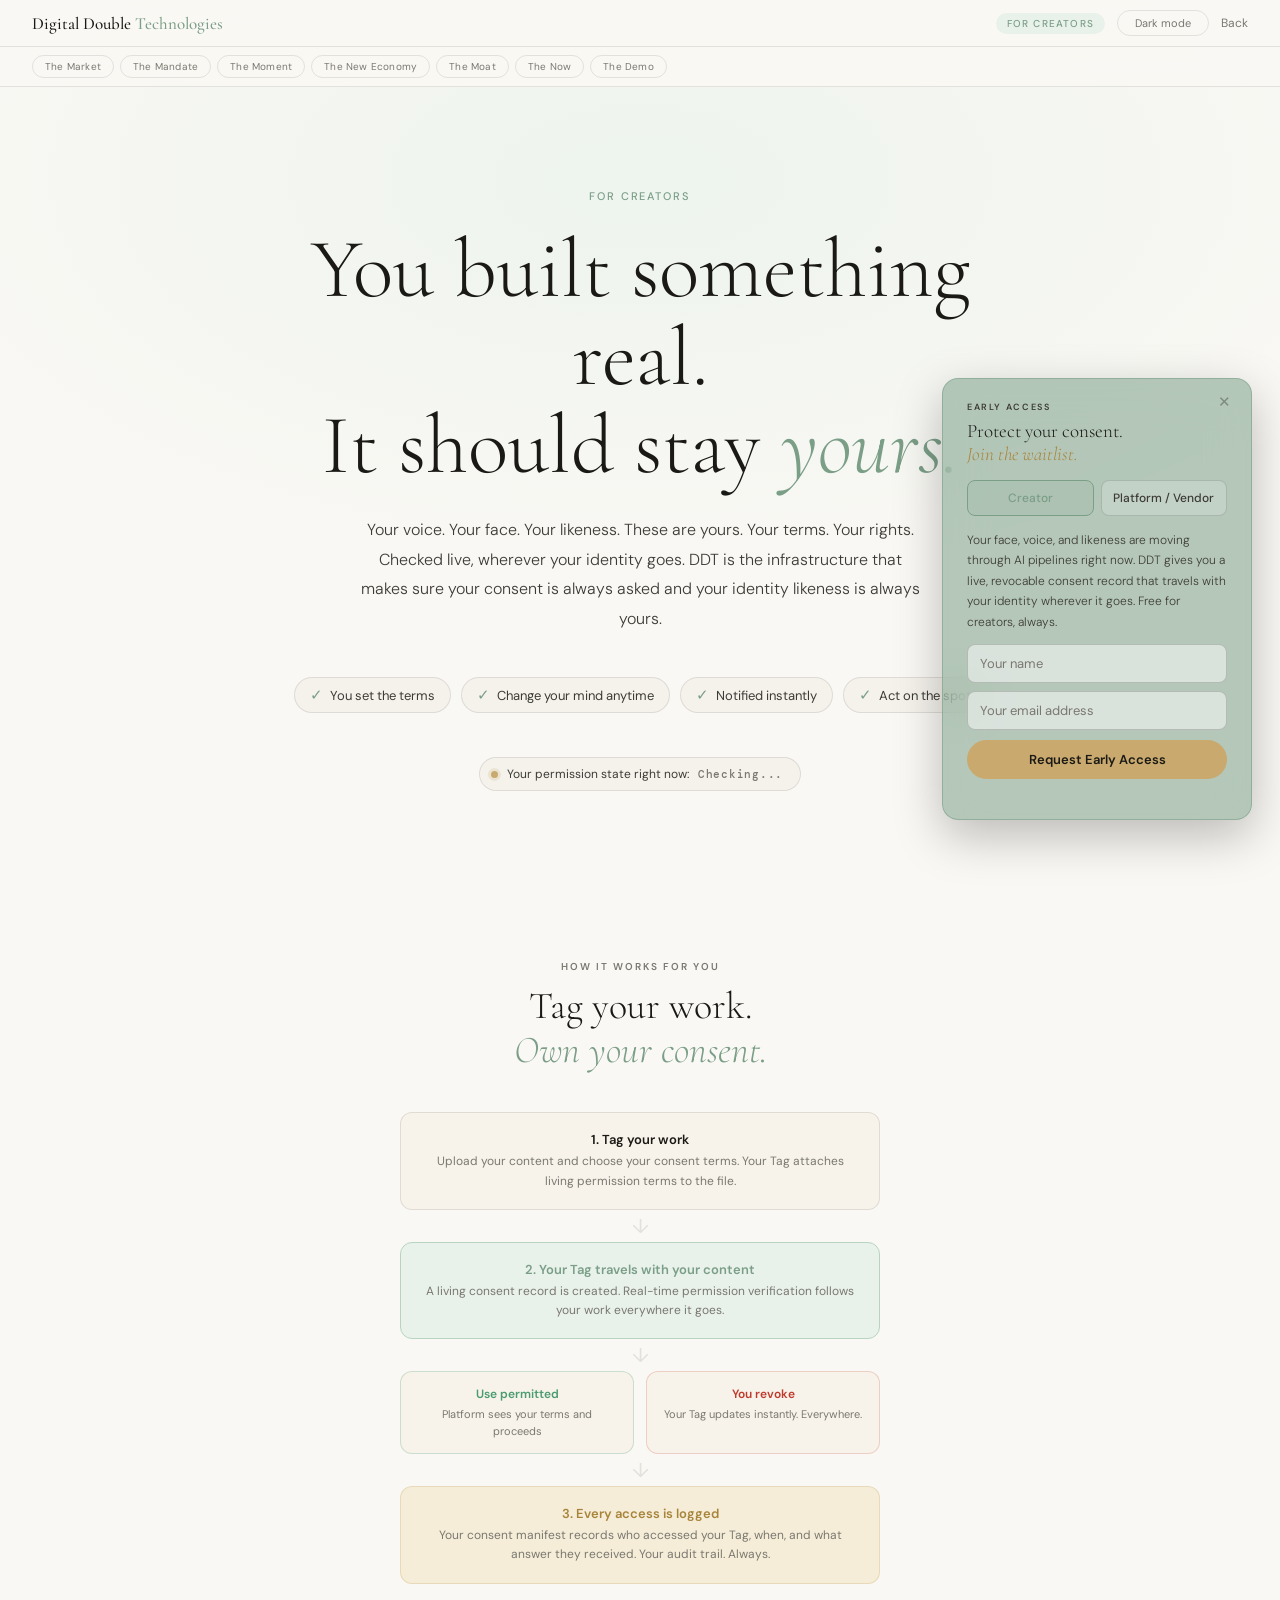
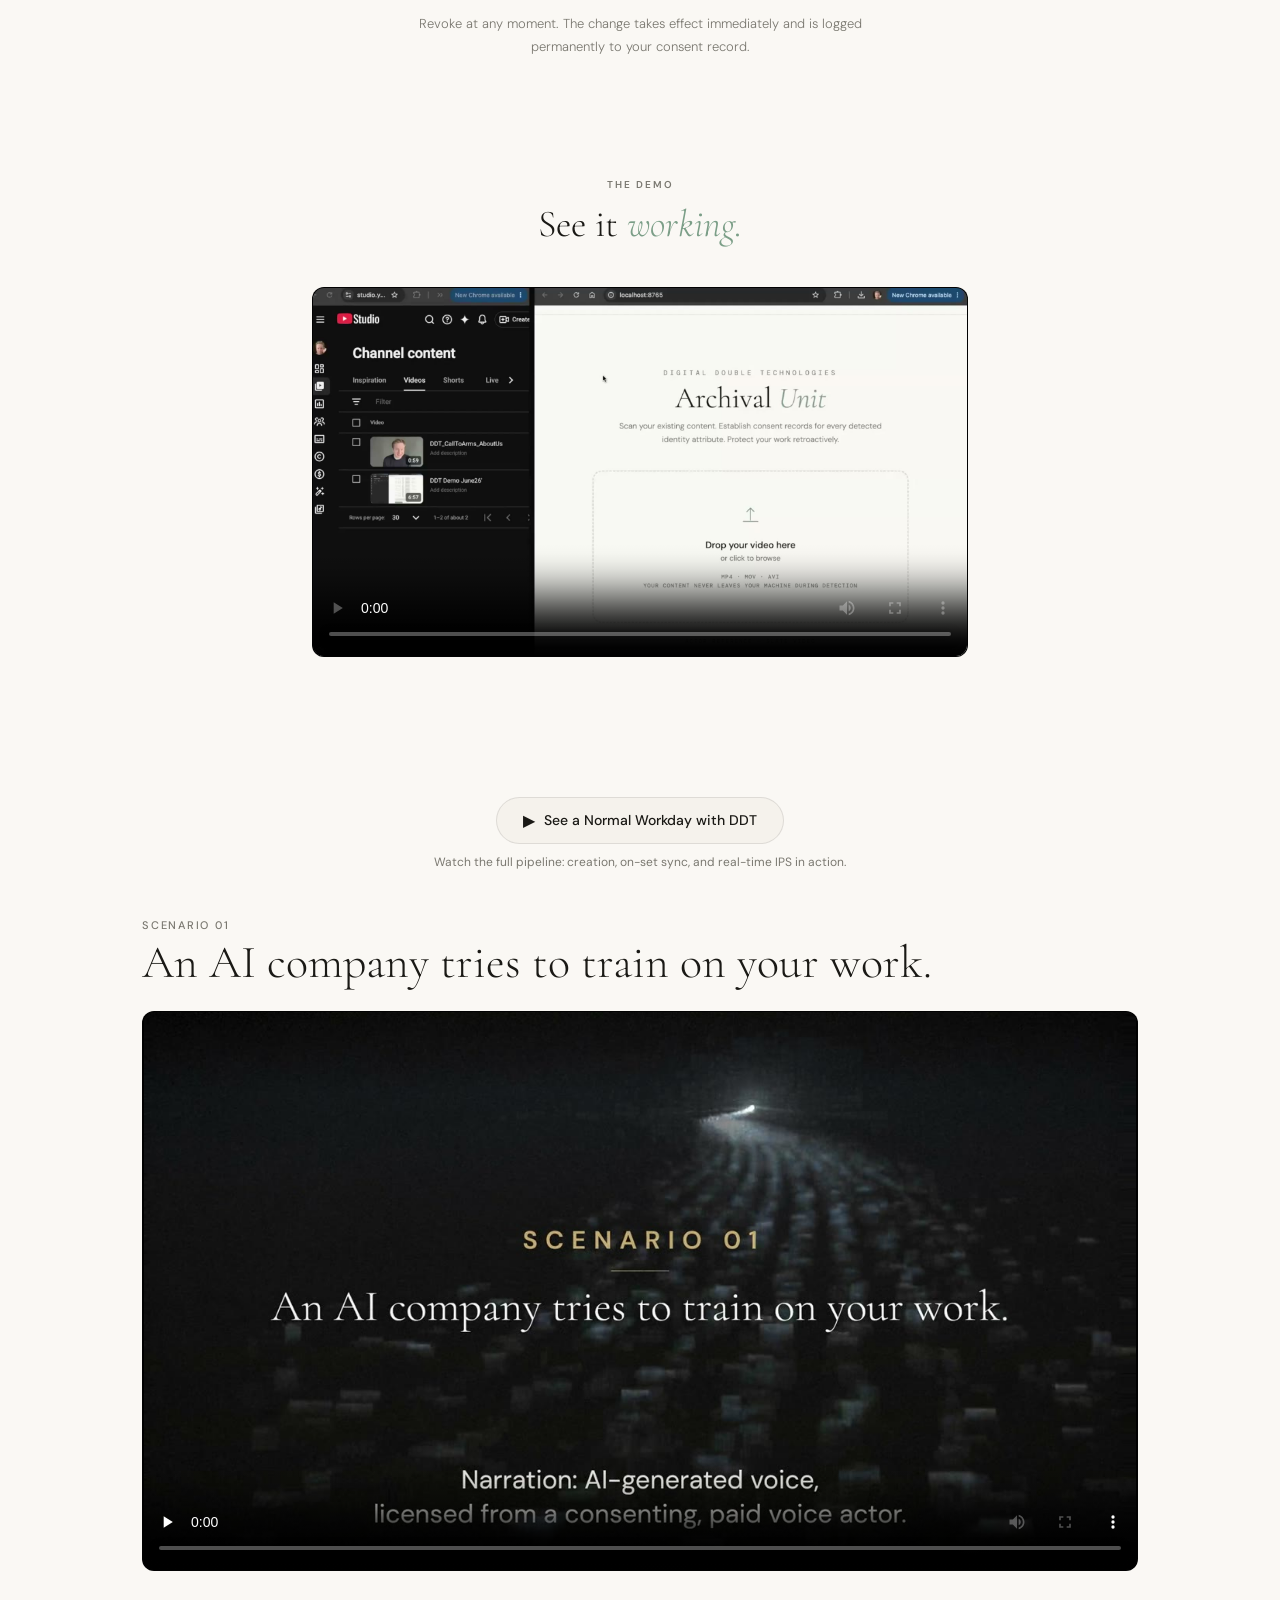
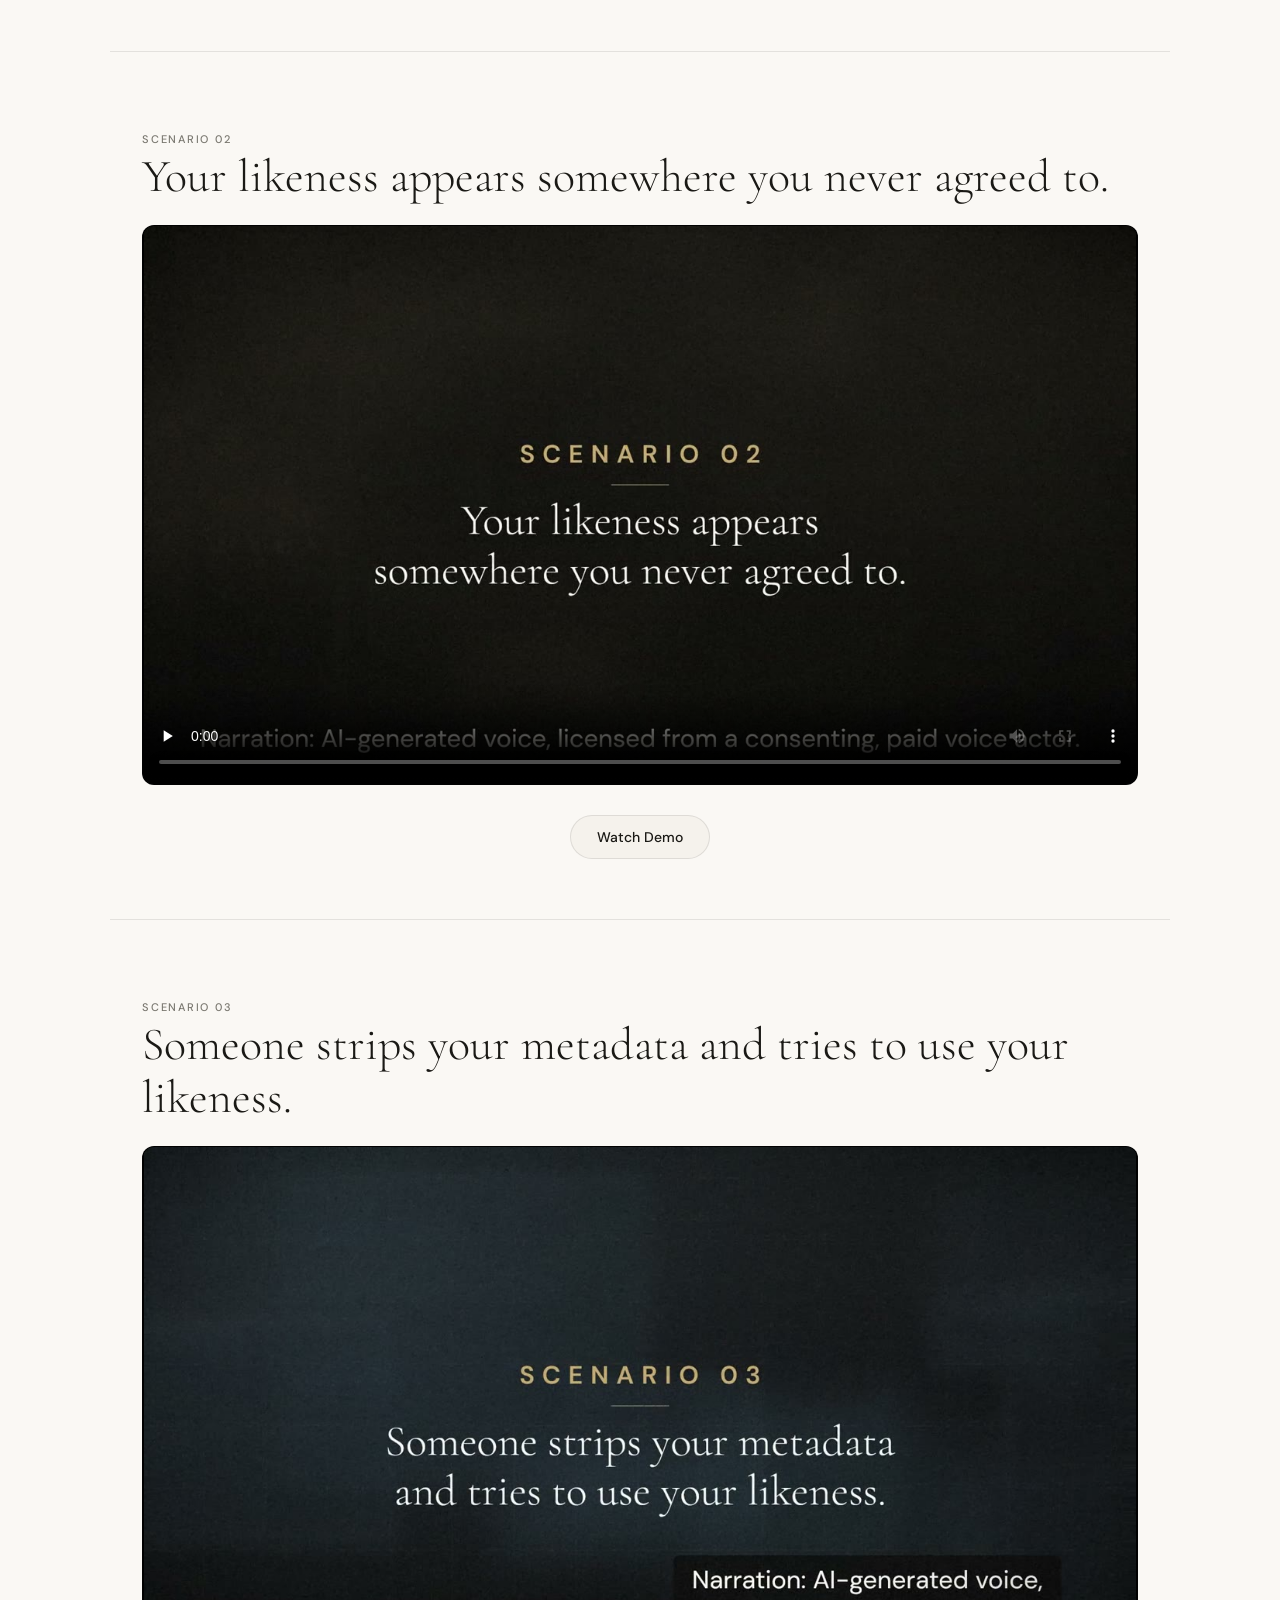
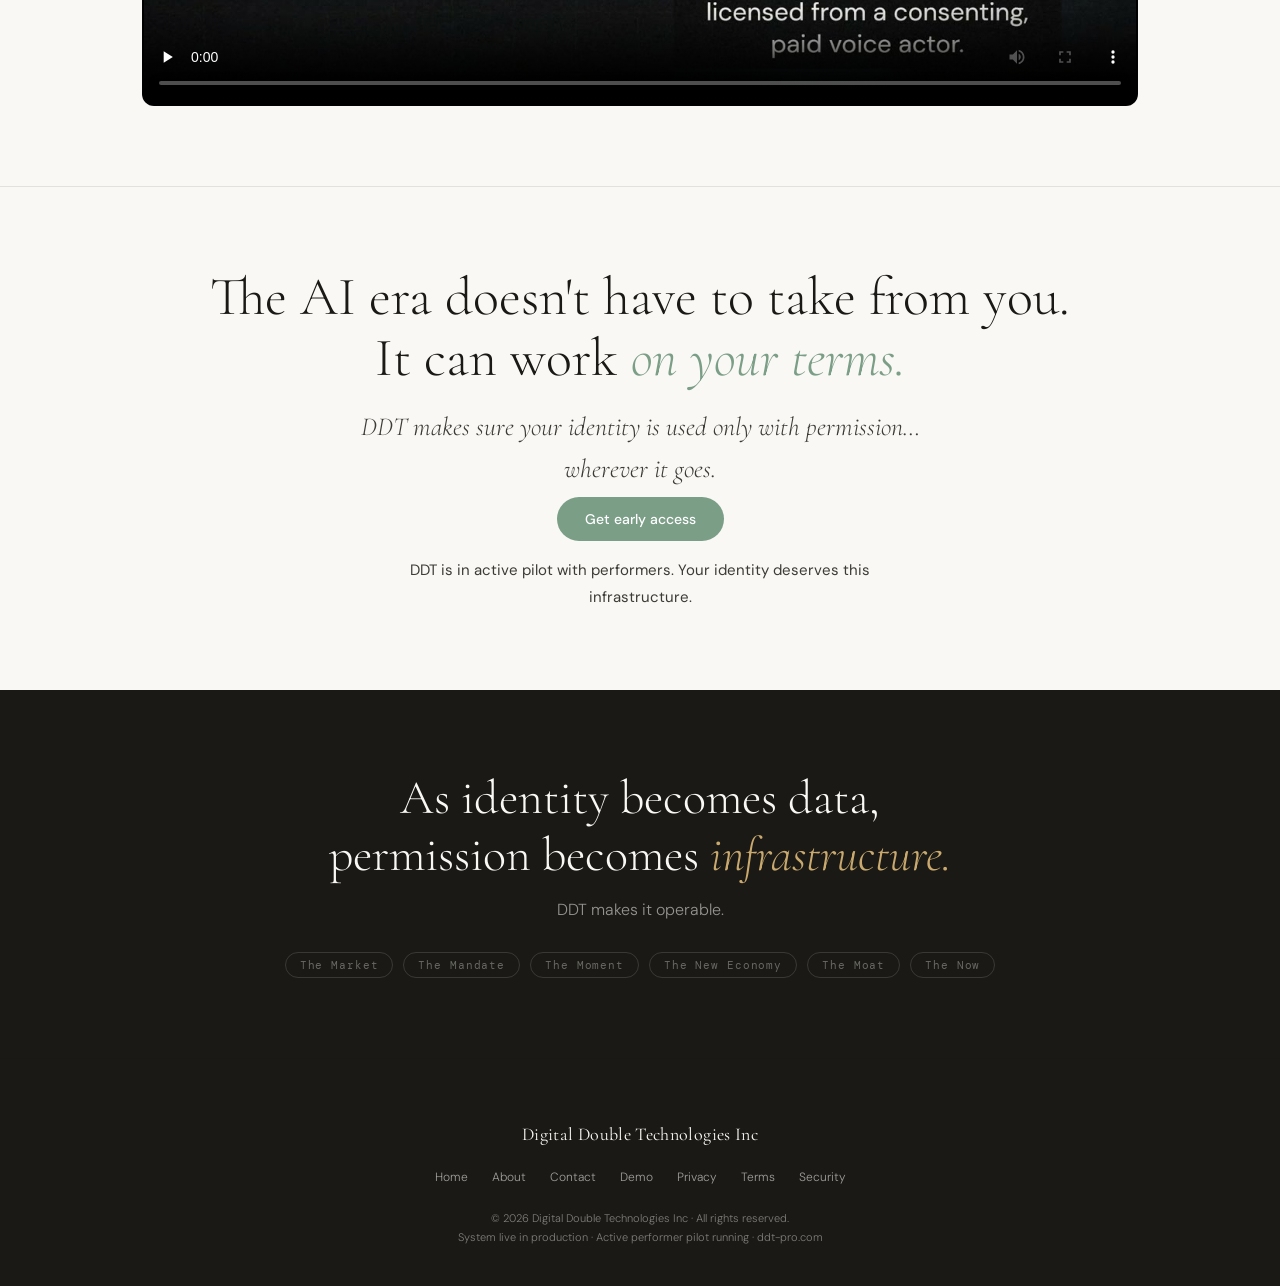
<file: performer.html>
<!DOCTYPE html>
<html lang="en">
<head>
  <!-- DDT Consent Receipt Object -->
  <meta name="ddt:cro-id" content="ad12d7f4-7e6a-4c3a-a223-f1a5c8aa5bbe">
  <meta name="ddt:ips-endpoint" content="https://ddt-core-production.up.railway.app/v1/ips/permission/ad12d7f4-7e6a-4c3a-a223-f1a5c8aa5bbe">
  <meta name="ddt:permission-state" content="AUTHORIZED">
  <meta name="ddt:cro-hash" content="7d455eb952d180df79e4459e2ad61cf643d20a92af8117a55f10e762e61ec8d6">
  <meta name="ddt:permitted-uses" content="internal review,archival">
  <meta name="ddt:excluded-uses" content="casting,audition,AI training,synthetic reproduction,deepfake,biometric extraction,commercial redistribution,third-party licensing,broadcast,social media">
  <meta name="ddt:issued" content="2026-03-28T14:14:33.374249+00:00">
  <!-- /DDT -->
<meta charset="UTF-8">
  <!-- DDT Consent Receipt Object — Identity Permission Assertion --><meta name="viewport" content="width=device-width, initial-scale=1.0">
<title>DDT; For Creators</title>
<link rel="preconnect" href="https://fonts.googleapis.com">
<link href="https://fonts.googleapis.com/css2?family=Cormorant+Garamond:ital,wght@0,300;0,400;0,500;1,300;1,400&family=DM+Sans:wght@300;400;500&family=DM+Mono:wght@400;500&display=swap" rel="stylesheet">
<link rel="stylesheet" href="ddt.css">
<style>
:root{
  --cream:#FAF8F4;--warm:#F5F2EC;--ink:#1A1915;--ink-soft:#3D3B35;--ink-muted:#7A7870;
  --sage:#7B9E87;--sage-light:#B8D4C0;--sage-pale:#E8F2EB;
  --gold:#C9A96E;--gold-pale:#F5EDD8;--border:rgba(26,25,21,0.1);
  --ok:#4A9B6F;--bad:#C0392B;--warn:#E67E22;--flag:#8E44AD;
}
[data-theme=dark]{
  --cream:#141412;--warm:#1C1B18;--ink:#F0EDE6;--ink-soft:#C8C4BB;--ink-muted:#6A6860;
  --sage-pale:#1E2E22;--gold-pale:#2A2218;--border:rgba(240,237,230,0.1);
}
*,*::before,*::after{box-sizing:border-box;margin:0;padding:0}
html{scroll-behavior:smooth}
body{font-family:'DM Sans',sans-serif;background:var(--cream);color:var(--ink);transition:background .4s,color .4s;overflow-x:hidden}
nav{position:fixed;top:0;left:0;right:0;z-index:200;display:flex;flex-direction:column;background:rgba(250,248,244,.93);backdrop-filter:blur(14px);border-bottom:1px solid var(--border);transition:background .4s}
[data-theme=dark] nav{background:rgba(20,20,18,.93)}
.nav-top{padding:10px 32px;display:flex;align-items:center;justify-content:space-between}
.nav-pills{display:flex;align-items:center;gap:6px;padding:8px 32px;border-top:1px solid var(--border);overflow-x:auto;flex-wrap:nowrap;scrollbar-width:none}
.nav-pills::-webkit-scrollbar{display:none}
.dbtn{background:none;border:1px solid var(--border);border-radius:100px;padding:4px 12px;font-size:10px;font-family:'DM Sans',sans-serif;color:var(--ink-muted);cursor:pointer;transition:all .2s;white-space:nowrap;letter-spacing:.02em}
.dbtn:hover{border-color:var(--gold);color:var(--gold)}
.logo{font-family:'Cormorant Garamond',serif;font-size:17px;font-weight:500;color:var(--ink);text-decoration:none}
.logo span{color:var(--sage)}
.nav-r{display:flex;align-items:center;gap:12px}
.nav-tag{font-size:10px;font-weight:500;letter-spacing:.12em;text-transform:uppercase;color:var(--sage);background:var(--sage-pale);padding:4px 11px;border-radius:100px}
.tbtn{background:none;border:1px solid var(--border);border-radius:100px;padding:5px 12px;font-size:11px;font-family:'DM Sans',sans-serif;color:var(--ink-muted);cursor:pointer;transition:all .2s}
.tbtn:hover{border-color:var(--sage);color:var(--sage)}
.back-link{font-size:12px;color:var(--ink-muted);text-decoration:none}
.back-link:hover{color:var(--sage)}

/* HERO */
.hero{min-height:100vh;display:grid;place-items:center;padding:140px 32px 60px;position:relative;overflow:hidden;text-align:center}
.hero-bg{position:absolute;inset:0;pointer-events:none;background:radial-gradient(ellipse 90% 65% at 50% 20%,var(--sage-pale) 0%,transparent 70%);opacity:.7}
.hero-eyebrow{font-size:11px;font-weight:500;letter-spacing:.18em;text-transform:uppercase;color:var(--sage);margin-bottom:22px;opacity:0;animation:fadeUp .8s .2s forwards}
.hero-h1{font-family:'Cormorant Garamond',serif;font-size:clamp(44px,7vw,84px);font-weight:300;line-height:1.05;margin-bottom:26px;opacity:0;animation:fadeUp .8s .4s forwards}
.hero-h1 em{font-style:italic;color:var(--sage)}
.hero-sub{font-size:16px;font-weight:300;line-height:1.85;color:var(--ink-soft);max-width:560px;margin:0 auto 44px;opacity:0;animation:fadeUp .8s .6s forwards}
.promise-row{display:flex;gap:10px;justify-content:center;flex-wrap:wrap;margin-bottom:44px;opacity:0;animation:fadeUp .8s .8s forwards}
.pc{display:flex;align-items:center;gap:7px;background:var(--warm);border:1px solid var(--border);border-radius:100px;padding:7px 15px;font-size:13px;color:var(--ink-soft)}
.pc em{color:var(--sage);font-style:normal;font-size:15px}
.hero-ips{opacity:0;animation:fadeUp .8s 1s forwards}
.ips-pill{display:inline-flex;align-items:center;gap:9px;background:var(--warm);border:1px solid var(--border);border-radius:100px;padding:8px 17px 8px 11px;font-size:12px;color:var(--ink-soft)}
.ips-dot{width:7px;height:7px;border-radius:50%;background:var(--sage);box-shadow:0 0 0 3px rgba(123,158,135,.2);animation:pulse 2s infinite}
.ips-dot.load{background:var(--gold);box-shadow:0 0 0 3px rgba(201,169,110,.2)}
.ips-val{font-family:'DM Mono',monospace;font-size:11px;font-weight:500;letter-spacing:.07em;color:var(--ok)}

/* MANIFESTO */

/* SCENARIO SHARED */
.sc-wrap{padding:0 32px 80px;max-width:1060px;margin:0 auto}
.sc-label{font-size:11px;font-weight:500;letter-spacing:.16em;text-transform:uppercase;color:var(--ink-muted);margin-bottom:10px}
.sc-title{font-family:'Cormorant Garamond',serif;font-size:clamp(26px,3.8vw,46px);font-weight:300;line-height:1.15;margin-bottom:8px}
.sc-title em{font-style:italic;color:var(--sage)}
.sc-sub{font-size:15px;color:var(--ink-soft);margin-bottom:36px;max-width:560px;line-height:1.75}
.stage{background:var(--warm);border:1px solid var(--border);border-radius:20px;overflow:hidden}
.bc{background:#E8E6E0;border-bottom:1px solid rgba(0,0,0,.08);padding:10px 16px;display:flex;align-items:center;gap:10px}
[data-theme=dark] .bc{background:#2A2926}
.bc-dots{display:flex;gap:5px}
.bcd{width:10px;height:10px;border-radius:50%}
.bcd.r{background:#FF5F57}.bcd.y{background:#FFBD2E}.bcd.g{background:#28C840}
.bc-url{flex:1;background:white;border-radius:6px;padding:5px 12px;font-family:'DM Mono',monospace;font-size:11px;color:#888;display:flex;align-items:center;gap:4px;min-height:28px;max-width:520px;margin:0 auto}
[data-theme=dark] .bc-url{background:#1A1918;color:#666}
.url-text{color:var(--ink);font-size:11px}
.url-cursor{display:inline-block;width:2px;height:12px;background:var(--ink);animation:blink .75s infinite;vertical-align:middle;margin-left:1px}
.annot{font-size:13px;color:var(--ink-soft);line-height:1.65;padding:14px 20px;border-top:1px solid var(--border);background:var(--warm);min-height:52px}
.annot strong{color:var(--ink);font-weight:500}
.play-btn{display:inline-flex;align-items:center;gap:8px;background:var(--ink);color:var(--cream);padding:12px 24px;border-radius:100px;font-size:13px;font-weight:500;border:none;cursor:pointer;font-family:'DM Sans',sans-serif;transition:all .25s;margin-top:18px}
.play-btn:hover{background:var(--sage);transform:translateY(-1px)}
.replay-btn{display:none;align-items:center;gap:8px;background:transparent;color:var(--ink-muted);padding:9px 18px;border-radius:100px;font-size:12px;font-weight:500;border:1px solid var(--border);cursor:pointer;font-family:'DM Sans',sans-serif;transition:all .25s;margin-top:18px;margin-left:10px}
.replay-btn:hover{border-color:var(--sage);color:var(--sage)}
.replay-btn.show{display:inline-flex}
.pause-btn{display:none;align-items:center;gap:8px;background:transparent;color:var(--ink-muted);padding:9px 18px;border-radius:100px;font-size:12px;font-weight:500;border:1px solid var(--border);cursor:pointer;font-family:'DM Sans',sans-serif;transition:all .25s;margin-top:18px;margin-left:10px}
.pause-btn:hover{border-color:var(--gold);color:var(--gold)}
.pause-btn.show{display:inline-flex}
.sc-divider{height:1px;background:var(--border);max-width:1060px;margin:0 auto 80px}
.sc-film{display:block;width:100%;aspect-ratio:16/9;border-radius:12px;border:1.5px solid var(--border);background:#000}

/* S1; AI PIPELINE */
.ai-stage{padding:24px;min-height:420px}
.pt{display:flex;align-items:center;flex-wrap:nowrap;overflow-x:auto;padding-bottom:8px;margin-bottom:24px}
.pt-step{display:flex;flex-direction:column;align-items:center;gap:8px;min-width:88px}
.pt-node{width:54px;height:54px;border-radius:14px;display:flex;align-items:center;justify-content:center;font-size:24px;border:2px solid transparent;transition:all .5s;background:var(--cream)}
[data-theme=dark] .pt-node{background:#1A1918}
.pt-node.scanning{border-color:var(--gold);background:rgba(201,169,110,.08);animation:scanPulse 1.4s infinite}
.pt-node.blocked{border-color:var(--bad);background:rgba(192,57,43,.08);animation:none}
.pt-node.ok{border-color:var(--ok);background:rgba(74,155,111,.08);animation:none}
.pt-label{font-size:10px;font-weight:500;text-transform:uppercase;letter-spacing:.08em;color:var(--ink-muted);text-align:center;line-height:1.4}
.pt-arrow{font-size:18px;color:var(--border);padding:0 2px;margin-top:-26px;transition:color .5s;flex-shrink:0}
.pt-arrow.lit{color:var(--sage-light)}
.ai-log{background:#0D1117;border-radius:10px;padding:16px 20px;font-family:'DM Mono',monospace;font-size:11px;line-height:1.8;min-height:160px}
.ll{color:#333;transition:color .4s}
.ll.active{color:#7EE787}.ll.error{color:#FF7B72}.ll.warn{color:var(--gold)}.ll.dim{color:#555}

/* S2; CODE SCAN */
.code-stage{background:#0D1117;min-height:380px;display:flex;flex-direction:column;position:relative;overflow:hidden}
.code-view{flex:1;padding:16px 20px;font-family:'DM Mono',monospace;font-size:11px;line-height:1.72;overflow:hidden;position:relative}
.code-line{display:block;white-space:nowrap;overflow:hidden;opacity:0;transform:translateY(4px);transition:opacity .25s,transform .25s}
.code-line.visible{opacity:1;transform:translateY(0)}
.code-line.scanned{background:rgba(74,200,111,.04);border-radius:2px}
.code-line.hit{background:rgba(255,215,0,.1);border-radius:2px}
.ct-tag{color:#7EE787}.ct-attr{color:#79C0FF}.ct-val{color:#A5D6FF}.ct-comment{color:#8B949E}.ct-text{color:#C9D1D9}.ct-cro{color:#FFD700;font-weight:600}
.scan-wave{position:absolute;left:0;right:0;height:3px;background:linear-gradient(90deg,transparent 0%,rgba(123,198,135,0) 10%,rgba(123,198,135,.9) 50%,rgba(123,198,135,0) 90%,transparent 100%);box-shadow:0 0 18px 6px rgba(74,200,111,.35),0 0 4px 1px rgba(74,200,111,.6);top:-4px;pointer-events:none;z-index:5}
.scan-glow{position:absolute;left:0;right:0;height:60px;background:linear-gradient(180deg,rgba(74,200,111,.06) 0%,transparent 100%);top:-60px;pointer-events:none;z-index:4}
.ips-verdict{position:absolute;bottom:0;left:0;right:0;background:rgba(13,17,23,.96);border-top:2px solid var(--bad);padding:16px 22px;display:flex;flex-direction:column;gap:7px;transform:translateY(100%);transition:transform .6s cubic-bezier(.22,1,.36,1);z-index:10}
.ips-verdict.show{transform:translateY(0)}
.vq{font-family:'DM Sans',sans-serif;font-size:14px;color:rgba(255,255,255,.85);line-height:1.5}
.va{font-family:'DM Sans',sans-serif;font-size:20px;font-weight:600;color:#FF7B72;letter-spacing:.04em}
.vrow{display:flex;align-items:center;gap:10px;font-family:'DM Mono',monospace;font-size:11px}
.vk{color:#8B949E;min-width:130px}.vv.rev{color:#FF7B72;font-weight:600}.vv.gold{color:#FFD700}.vv.ok{color:#7EE787}
.webpage-wrap{position:relative;min-height:360px}
.webpage-reveal{position:absolute;inset:0;opacity:0;transition:opacity .6s;pointer-events:none;background:white}
[data-theme=dark] .webpage-reveal{background:#1C1B18}
.webpage-reveal.show{opacity:1;pointer-events:auto}
.wp-body{display:grid;grid-template-columns:1fr 1fr;gap:20px;padding:22px;align-items:start}
@media(max-width:600px){.wp-body{grid-template-columns:1fr}}
.wp-img{border-radius:10px;overflow:hidden;position:relative;background:linear-gradient(135deg,#C8D8CE,#8BB89A);height:180px;display:flex;align-items:center;justify-content:center}
.wp-sil{font-size:72px;opacity:.4}
.blur-overlay{position:absolute;inset:0;backdrop-filter:blur(0px);background:rgba(192,57,43,0);transition:backdrop-filter 1.2s,background 1.2s;border-radius:10px;display:flex;align-items:center;justify-content:center}
.blur-overlay.active{backdrop-filter:blur(16px);background:rgba(192,57,43,.16)}
.blur-badge{opacity:0;background:rgba(192,57,43,.95);color:white;padding:10px 14px;border-radius:8px;font-size:11px;font-weight:500;text-align:center;transform:scale(.75);transition:opacity .5s .3s,transform .5s .3s;border:1px solid rgba(255,255,255,.2);line-height:1.5}
.blur-badge.show{opacity:1;transform:scale(1)}
.wp-h{font-family:'Cormorant Garamond',serif;font-size:20px;font-weight:400;margin-bottom:8px;color:var(--ink)}
.wp-p{font-size:12px;color:var(--ink-muted);line-height:1.6;margin-bottom:10px}
.wp-btn{background:var(--sage);color:white;border:none;padding:7px 16px;border-radius:6px;font-size:11px;cursor:default}
.notif-layer{position:absolute;top:10px;right:10px;z-index:30;display:flex;flex-direction:column;gap:7px;min-width:250px;pointer-events:none}
.notif-popup{background:white;border-radius:12px;padding:10px 12px;box-shadow:0 8px 32px rgba(0,0,0,.18);display:flex;gap:9px;align-items:flex-start;opacity:0;transform:translateX(22px);transition:opacity .5s,transform .5s;border:1px solid rgba(0,0,0,.06)}
[data-theme=dark] .notif-popup{background:#2A2926;border-color:rgba(255,255,255,.08)}
.notif-popup.show{opacity:1;transform:translateX(0)}
.ni{width:30px;height:30px;border-radius:7px;display:flex;align-items:center;justify-content:center;font-size:14px;flex-shrink:0}
.ni-e{background:#FFF3E0}.ni-s{background:#E8F5E9}
.nt{font-size:11px;font-weight:600;color:var(--ink);margin-bottom:2px}
.nb{font-size:10px;color:var(--ink-muted);line-height:1.5}
.ntime{font-size:9px;color:var(--ink-muted);margin-top:3px;opacity:.7}
.manifest-panel{position:absolute;bottom:0;left:0;right:0;background:white;border-top:2px solid var(--flag);transform:translateY(100%);transition:transform .6s cubic-bezier(.22,1,.36,1);z-index:25;padding:14px 18px}
[data-theme=dark] .manifest-panel{background:#1C1B18}
.manifest-panel.open{transform:translateY(0)}
.mp-badge{display:inline-block;background:rgba(142,68,173,.12);color:var(--flag);font-size:9px;font-weight:500;letter-spacing:.1em;text-transform:uppercase;padding:3px 9px;border-radius:100px;margin-bottom:8px}
.mp-event{background:var(--warm);border:1px solid var(--border);border-radius:8px;padding:10px 12px}
[data-theme=dark] .mp-event{background:#141412}
.ev-hdr{display:flex;align-items:center;justify-content:space-between;cursor:pointer}
.ev-type{font-family:'DM Mono',monospace;font-size:10px;color:var(--flag);font-weight:500}
.ev-body{margin-top:8px;display:none;border-top:1px solid var(--border);padding-top:8px}
.ev-body.open{display:block}
.ev-detail{font-size:11px;color:var(--ink-muted);margin-bottom:8px;line-height:1.5}
.ev-actions{display:flex;gap:7px;flex-wrap:wrap}
.ea{padding:7px 13px;border-radius:6px;font-size:11px;font-weight:500;font-family:'DM Sans',sans-serif;cursor:pointer;border:1px solid var(--border);background:var(--warm);color:var(--ink);transition:all .2s}
.ea:hover{border-color:var(--sage);color:var(--sage)}
.ea.rev{background:rgba(192,57,43,.1);border-color:rgba(192,57,43,.2);color:var(--bad)}
.ea.rev:hover{background:rgba(192,57,43,.2)}

/* S3; FLIP CARD (single viewport) */
.s3-cinema{display:grid;grid-template-columns:200px 1fr;height:480px}
.s3-left{display:flex;flex-direction:column;align-items:center;justify-content:center;gap:12px;padding:16px;border-right:1px solid var(--border);background:var(--cream)}
[data-theme=dark] .s3-left{background:var(--warm)}
.s3-right{display:flex;flex-direction:column;height:100%}
.s3-panel-area{flex:1;position:relative;overflow:hidden}
.s3p{position:absolute;inset:0;padding:18px 20px;opacity:0;transform:translateY(10px);transition:opacity .5s,transform .5s;pointer-events:none;overflow-y:auto}
.s3p.active{opacity:1;transform:translateY(0);pointer-events:auto}
.s3p.dark-bg{background:#0D1117}
.sp-lbl{font-size:10px;font-weight:500;letter-spacing:.12em;text-transform:uppercase;margin-bottom:10px}
.sp-lbl.ok{color:var(--ok)}.sp-lbl.bad{color:var(--bad)}.sp-lbl.gold{color:var(--gold)}
.sp-mono{font-family:'DM Mono',monospace;font-size:11px;line-height:1.9;margin-bottom:10px}
.mk{color:var(--ink-muted)}.mv{color:var(--ink-soft)}.mv.ok{color:var(--ok)}.mv.gold{color:var(--gold)}.mv.bad{color:var(--bad)}
.mk-d{color:#8B949E}
.sp-body{font-size:13px;color:var(--ink-soft);line-height:1.65}
.s3-annot-bar{border-top:1px solid var(--border);background:var(--warm);padding:10px 16px;flex-shrink:0;font-size:13px;color:var(--ink-soft);line-height:1.6;min-height:50px}
.s3-annot-bar strong{color:var(--ink);font-weight:500}
/* act dots */
.s3-act{display:flex;align-items:center;gap:6px}
.act-d{width:8px;height:8px;border-radius:50%;background:var(--border);flex-shrink:0;transition:background .4s,box-shadow .4s}
.act-l{font-size:10px;color:var(--ink-muted);transition:color .4s}
.s3-act.done .act-d{background:var(--ok)}.s3-act.done .act-l{color:var(--ok)}
.s3-act.cur .act-d{background:var(--gold);box-shadow:0 0 0 3px rgba(201,169,110,.2)}.s3-act.cur .act-l{color:var(--gold);font-weight:500}
.cs-lbl{font-family:'DM Mono',monospace;font-size:9px;text-align:center;min-height:24px;line-height:1.5;padding:0 4px;transition:color .4s}
/* intent buttons */
.ibt{padding:6px 12px;border-radius:6px;font-size:10px;font-weight:500;border:1px solid rgba(255,255,255,.15);background:rgba(255,255,255,.06);color:rgba(255,255,255,.65);cursor:pointer;font-family:'DM Sans',sans-serif;transition:all .2s;margin:3px}
.ibt:hover{background:rgba(255,255,255,.12);color:rgba(255,255,255,.9)}
@media(max-width:700px){
  .s3-cinema{grid-template-columns:1fr;height:auto}
  .s3-left{flex-direction:row;flex-wrap:wrap;justify-content:center;border-right:none;border-bottom:1px solid var(--border)}
  .s3-right{min-height:400px}
}

/* CTA / FOOTER */
.cta-section{padding:80px 32px;text-align:center;border-top:1px solid var(--border)}
.cta-h{font-family:'Cormorant Garamond',serif;font-size:clamp(30px,4.5vw,54px);font-weight:300;line-height:1.12;margin-bottom:18px}
.cta-h em{font-style:italic;color:var(--sage)}
.cta-p{font-size:15px;color:var(--ink-soft);max-width:460px;margin:0 auto 36px;line-height:1.75}
.cta-btns{display:flex;gap:12px;justify-content:center;flex-wrap:wrap}
.cbtn{display:inline-flex;align-items:center;gap:8px;padding:13px 28px;border-radius:100px;font-size:14px;font-weight:500;font-family:'DM Sans',sans-serif;text-decoration:none;transition:all .25s;cursor:pointer;border:none}
.cbtn.pri{background:var(--sage);color:white}.cbtn.pri:hover{background:var(--ok);transform:translateY(-2px)}
.cbtn.sec{background:transparent;color:var(--ink);border:1px solid var(--border)}.cbtn.sec:hover{border-color:var(--sage);color:var(--sage)}
footer{border-top:1px solid var(--border);padding:28px 32px;display:flex;align-items:center;justify-content:space-between;flex-wrap:wrap;gap:12px}
.f-logo{font-family:'Cormorant Garamond',serif;font-size:15px;color:var(--ink-muted)}
.f-links{display:flex;gap:18px}
.f-links a{font-size:12px;color:var(--ink-muted);text-decoration:none}.f-links a:hover{color:var(--sage)}
.f-legal{font-size:10px;color:var(--ink-muted);width:100%}
.fade-in{opacity:0;transform:translateY(22px);transition:opacity .7s ease,transform .7s ease}
.fade-in.visible{opacity:1;transform:translateY(0)}
@keyframes fadeUp{from{opacity:0;transform:translateY(20px)}to{opacity:1;transform:translateY(0)}}
@keyframes pulse{0%,100%{opacity:1;transform:scale(1)}50%{opacity:.5;transform:scale(.8)}}
@keyframes blink{0%,100%{opacity:1}50%{opacity:0}}
@keyframes scanPulse{0%,100%{box-shadow:0 0 0 4px rgba(201,169,110,.2)}50%{box-shadow:0 0 0 10px rgba(201,169,110,.04)}}
</style>
  <!-- Privacy-friendly analytics by Plausible -->
<script async src="https://plausible.io/js/pa-Q-pu5Sv0vzVdauj79unNj.js"></script>
<script>
  window.plausible=window.plausible||function(){(plausible.q=plausible.q||[]).push(arguments)},plausible.init=plausible.init||function(i){plausible.o=i||{}};
  plausible.init()
</script>
</head>
<body>
<nav>
  <div class="nav-top">
    <a href="index.html" class="logo">Digital Double <span>Technologies</span></a>
    <div class="nav-r">
      <span class="nav-tag">For Creators</span>
      <button class="tbtn ddt-theme-btn" onclick="ddtTheme()" aria-label="Toggle dark mode"></button>
      <a href="index.html" class="back-link">Back</a>
    </div>
  </div>
  <div class="nav-pills">
    <a href="investor.html?d=dMarket" class="dbtn" style="text-decoration:none">The Market</a>
    <a href="investor.html?d=dMandate" class="dbtn" style="text-decoration:none">The Mandate</a>
    <a href="investor.html?d=dMoment" class="dbtn" style="text-decoration:none">The Moment</a>
    <a href="investor.html?d=dEconomy" class="dbtn" style="text-decoration:none">The New Economy</a>
    <a href="investor.html?d=dDefense" class="dbtn" style="text-decoration:none">The Moat</a>
    <a href="investor.html?d=dStatus" class="dbtn" style="text-decoration:none">The Now</a>
    <a href="#demo" class="dbtn" style="text-decoration:none">The Demo</a>
  </div>
</nav>

<section class="hero">
  <div class="hero-bg"></div>
  <div style="position:relative;z-index:1;max-width:780px">
    <p class="hero-eyebrow">For Creators</p>
    <h1 class="hero-h1">You built something real.<br>It should stay <em>yours.</em></h1>
    <p class="hero-sub">Your voice. Your face. Your likeness. These are yours. Your terms. Your rights. Checked live, wherever your identity goes. DDT is the infrastructure that makes sure your consent is always asked and your identity likeness is always yours.</p>
    <div class="promise-row">
      <div class="pc"><em>✓</em> You set the terms</div>
      <div class="pc"><em>✓</em> Change your mind anytime</div>
      <div class="pc"><em>✓</em> Notified instantly</div>
      <div class="pc"><em>✓</em> Act on the spot</div>
    </div>
    <div class="hero-ips">
      <div class="ips-pill">
        <span class="ips-dot load" id="ipsDot"></span>
        <span>Your permission state right now:</span>
        <span class="ips-val" id="ipsVal">Checking</span>
      </div>
    </div>
  </div>
</section>

<!-- HOW YOUR DATA FLOWS -->
<div style="padding:60px 32px;max-width:720px;margin:0 auto;text-align:center">
  <p style="font-size:10px;font-weight:600;letter-spacing:.2em;text-transform:uppercase;color:var(--ink-muted);margin-bottom:12px">How it works for you</p>
  <h2 style="font-family:'Cormorant Garamond',serif;font-size:clamp(26px,3.5vw,38px);font-weight:300;line-height:1.15;margin-bottom:40px;color:var(--ink)">Tag your work.<br><em style="font-style:italic;color:var(--sage)">Own your consent.</em></h2>

  <div style="display:flex;flex-direction:column;align-items:center;gap:0">

    <div style="width:100%;max-width:480px;background:var(--parchment);border:1.5px solid var(--border);border-radius:12px;padding:18px 20px;text-align:center">
      <div style="font-size:13px;font-weight:600;color:var(--ink);margin-bottom:4px">1. Tag your work</div>
      <div style="font-size:12px;color:var(--ink-muted);line-height:1.6">Upload your content and choose your consent terms. Your Tag attaches living permission terms to the file.</div>
    </div>

    <div style="font-size:20px;color:var(--border);line-height:1;padding:6px 0">&#8595;</div>

    <div style="width:100%;max-width:480px;background:var(--sage-pale);border:1.5px solid var(--sage-light);border-radius:12px;padding:18px 20px;text-align:center">
      <div style="font-size:13px;font-weight:600;color:var(--sage);margin-bottom:4px">2. Your Tag travels with your content</div>
      <div style="font-size:12px;color:var(--ink-muted);line-height:1.6">A living consent record is created. Real-time permission verification follows your work everywhere it goes.</div>
    </div>

    <div style="font-size:20px;color:var(--border);line-height:1;padding:6px 0">&#8595;</div>

    <div style="width:100%;max-width:480px;display:grid;grid-template-columns:1fr 1fr;gap:12px">
      <div style="background:var(--parchment);border:1.5px solid rgba(74,155,111,.25);border-radius:12px;padding:14px 16px;text-align:center">
        <div style="font-size:12px;font-weight:600;color:var(--ok);margin-bottom:4px">Use permitted</div>
        <div style="font-size:11px;color:var(--ink-muted);line-height:1.5">Platform sees your terms and proceeds</div>
      </div>
      <div style="background:var(--parchment);border:1.5px solid rgba(192,57,43,.2);border-radius:12px;padding:14px 16px;text-align:center">
        <div style="font-size:12px;font-weight:600;color:var(--bad);margin-bottom:4px">You revoke</div>
        <div style="font-size:11px;color:var(--ink-muted);line-height:1.5">Your Tag updates instantly. Everywhere.</div>
      </div>
    </div>

    <div style="font-size:20px;color:var(--border);line-height:1;padding:6px 0">&#8595;</div>

    <div style="width:100%;max-width:480px;background:var(--gold-pale);border:1.5px solid rgba(201,169,110,.3);border-radius:12px;padding:18px 20px;text-align:center">
      <div style="font-size:13px;font-weight:600;color:var(--gold-deep);margin-bottom:4px">3. Every access is logged</div>
      <div style="font-size:12px;color:var(--ink-muted);line-height:1.6">Your consent manifest records who accessed your Tag, when, and what answer they received. Your audit trail. Always.</div>
    </div>

  </div>

  <p style="font-size:13px;font-weight:300;color:var(--ink-muted);line-height:1.8;margin-top:28px;max-width:480px;margin-left:auto;margin-right:auto">Revoke at any moment. The change takes effect immediately and is logged permanently to your consent record.</p>
</div>

<!-- THE DEMO -->
<div id="demo" style="padding:60px 32px;max-width:720px;margin:0 auto;text-align:center">
  <p style="font-size:10px;font-weight:600;letter-spacing:.2em;text-transform:uppercase;color:var(--ink-muted);margin-bottom:12px">The Demo</p>
  <h2 style="font-family:'Cormorant Garamond',serif;font-size:clamp(26px,3.5vw,38px);font-weight:300;line-height:1.15;margin-bottom:40px;color:var(--ink)">See it <em style="font-style:italic;color:var(--sage)">working.</em></h2>
  <video controls preload="metadata" playsinline poster="demo-poster.jpg" style="width:100%;max-width:720px;border-radius:12px;border:1.5px solid var(--border);background:#000;display:block;margin:0 auto">
    <source src="https://aq5cml3cul0fgsqm.public.blob.vercel-storage.com/DDT_Demo_July26_web.mp4" type="video/mp4">
    Your browser does not support the video tag.
  </video>
</div>

<div style="padding:80px 0 0">

<!-- PIPELINE CTA -->
<div style="text-align:center;padding:0 32px 48px">
  <a href="pipeline.html" style="display:inline-flex;align-items:center;gap:9px;background:var(--warm);border:1.5px solid var(--border);border-radius:100px;padding:12px 26px;font-size:14px;font-weight:500;color:var(--ink);text-decoration:none;transition:all .25s" onmouseover="this.style.borderColor='var(--sage)';this.style.color='var(--sage)'" onmouseout="this.style.borderColor='';this.style.color=''">
    <span style="font-size:16px">▶</span> See a Normal Workday with DDT
  </a>
  <p style="font-size:12px;color:var(--ink-muted);margin-top:10px">Watch the full pipeline: creation, on-set sync, and real-time IPS in action.</p>
</div>

<div class="sc-wrap fade-in">
  <p class="sc-label" style="margin-bottom:4px">Scenario 01</p>
  <h2 class="sc-title" style="margin:0 0 22px">An AI company tries to train on your work.</h2>
  <video class="sc-film" data-film="scenario-01" controls playsinline preload="none" poster="scenario-01-poster.jpg" aria-label="Scenario 01. An AI company tries to train on your work.">
    <source src="https://aq5cml3cul0fgsqm.public.blob.vercel-storage.com/DDT_Scenario01_The_Crawl_web.mp4" type="video/mp4">
  </video>
</div>

<div class="sc-divider"></div>

<div class="sc-wrap fade-in">
  <p class="sc-label" style="margin-bottom:4px">Scenario 02</p>
  <h2 class="sc-title" style="margin:0 0 22px">Your likeness appears somewhere you never agreed to.</h2>
  <video class="sc-film" data-film="scenario-02" controls playsinline preload="none" poster="scenario-02-poster.jpg" aria-label="Scenario 02. Your likeness appears somewhere you never agreed to.">
    <source src="https://aq5cml3cul0fgsqm.public.blob.vercel-storage.com/DDT_Scenario02_The_Page_v3_web.mp4" type="video/mp4">
  </video>
</div>
<div style="text-align:center;padding:0 32px 60px;margin-top:-50px">
  <a href="watch.html" style="display:inline-flex;align-items:center;gap:9px;background:var(--warm);border:1.5px solid var(--border);border-radius:100px;padding:12px 26px;font-size:14px;font-weight:500;color:var(--ink);text-decoration:none">Watch Demo</a>
</div>

<div class="sc-divider"></div>

<div class="sc-wrap fade-in">
  <p class="sc-label" style="margin-bottom:4px">Scenario 03</p>
  <h2 class="sc-title" style="margin:0 0 22px">Someone strips your metadata and tries to use your likeness.</h2>
  <video class="sc-film" data-film="scenario-03" controls playsinline preload="none" poster="scenario-03-poster.jpg" aria-label="Scenario 03. Someone strips your metadata and tries to use your likeness.">
    <source src="https://aq5cml3cul0fgsqm.public.blob.vercel-storage.com/DDT_Scenario03_The_Strip_web.mp4" type="video/mp4">
  </video>
</div>
<script>
(function(){
  var vids = document.querySelectorAll('video.sc-film');
  for (var i = 0; i < vids.length; i++) {
    vids[i].addEventListener('play', function(){
      for (var k = 0; k < vids.length; k++) { if (vids[k] !== this) vids[k].pause(); }
      if (window.plausible) window.plausible('Film Play', {props: {film: this.getAttribute('data-film')}});
    });
  }
})();
</script>

</div><!-- /scenarios -->

<section class="cta-section fade-in">
  <h2 class="cta-h">The AI era doesn't have to take from you.<br>It can work <em>on your terms.</em></h2>
  <p style="font-family:'Cormorant Garamond',serif;font-size:clamp(18px,2.2vw,26px);font-weight:300;font-style:italic;color:var(--ink-soft);margin-bottom:8px;max-width:600px;margin-left:auto;margin-right:auto;line-height:1.6">DDT makes sure your identity is used only with permission&#8230; wherever it goes.</p>
  <div class="cta-btns">
    <button class="cbtn pri" onclick="sfShow()">Get early access</button>
  </div>
  <p class="cta-p" style="margin-top:16px;margin-bottom:0">DDT is in active pilot with performers. Your identity deserves this infrastructure.</p>
</section>

<div style="background:var(--ink);color:var(--cream);padding:80px 40px;text-align:center">
  <h2 style="font-family:'Cormorant Garamond',serif;font-size:clamp(22px,4vw,48px);font-weight:300;line-height:1.2;margin-bottom:14px">As identity becomes data,<br>permission becomes <em style="font-style:italic;color:#C9A96E">infrastructure.</em></h2>
  <p class="ddt-on-ink" style="font-size:16px;font-weight:300;margin-bottom:32px">DDT makes it operable.</p>
  <div style="display:flex;gap:10px;justify-content:center;flex-wrap:wrap">
    <a href="investor.html?d=dMarket" class="ddt-on-ink-pill">The Market</a>
    <a href="investor.html?d=dMandate" class="ddt-on-ink-pill">The Mandate</a>
    <a href="investor.html?d=dMoment" class="ddt-on-ink-pill">The Moment</a>
    <a href="investor.html?d=dEconomy" class="ddt-on-ink-pill">The New Economy</a>
    <a href="investor.html?d=dDefense" class="ddt-on-ink-pill">The Moat</a>
    <a href="investor.html?d=dStatus" class="ddt-on-ink-pill">The Now</a>
  </div>
</div>
<footer class="ddt-footer">
  <div class="ddt-footer-logo">Digital Double Technologies Inc</div>
  <div class="ddt-footer-links"><a href="index.html">Home</a><a href="about.html">About</a><a href="about.html#contact">Contact</a><a href="#demo">Demo</a><a href="/privacy">Privacy</a><a href="/terms">Terms</a><a href="/security.html">Security</a></div>
  <p class="ddt-footer-status">&copy; 2026 Digital Double Technologies Inc · All rights reserved.<br>System live in production · Active performer pilot running · ddt-pro.com</p>
</footer>

<div id="modalWrap" style="display:none;position:fixed;inset:0;background:rgba(0,0,0,.6);z-index:400;place-items:center;backdrop-filter:blur(4px)">
  <div style="background:var(--warm);border-radius:16px;padding:36px;max-width:400px;width:90%;text-align:center">
    <div style="font-size:40px;margin-bottom:14px" id="mIcon"></div>
    <div style="font-family:'Cormorant Garamond',serif;font-size:22px;font-weight:400;margin-bottom:10px;color:var(--ink)" id="mTitle"></div>
    <p style="font-size:14px;color:var(--ink-soft);line-height:1.7;margin-bottom:24px" id="mBody"></p>
    <button onclick="closeModal()" style="background:var(--ink);color:var(--cream);border:none;padding:11px 26px;border-radius:100px;font-family:'DM Sans',sans-serif;font-size:13px;cursor:pointer">Done</button>
  </div>
</div>

<script>
// Toggle scenario dropdown
function toggleSc(bodyId, toggleEl) {
  const body = document.getElementById(bodyId);
  const chev = toggleEl.querySelector('.sc-chev');
  if (!body) return;
  const isOpen = body.style.display !== 'none';
  body.style.display = isOpen ? 'none' : 'block';
  if (chev) chev.textContent = isOpen ? '▶ Play Scenario' : '▲ Collapse';
}

// Pause/resume support
let paused = false;
let pauseResolve = null;
function checkPause() {
  if (!paused) return Promise.resolve();
  return new Promise(res => { pauseResolve = res; });
}
function togglePause(btn) {
  paused = !paused;
  btn.textContent = paused ? '▶ Resume' : '⏸ Pause';
  btn.style.borderColor = paused ? 'var(--sage)' : '';
  btn.style.color = paused ? 'var(--sage)' : '';
  if (!paused && pauseResolve) { pauseResolve(); pauseResolve = null; }
}

const D = ms => new Promise(r => {
  let id = setTimeout(() => checkPause().then(r), ms);
});
const ann = (id, h) => { const el = document.getElementById(id); if(el) el.innerHTML = h; };

// Theme
function ddtTheme(){var r=document.documentElement,n=r.getAttribute('data-theme')==='dark'?'light':'dark';r.setAttribute('data-theme',n);localStorage.setItem('ddt-theme',n);}
if(localStorage.getItem('ddt-theme')==='dark')document.documentElement.setAttribute('data-theme','dark');

// IPS; live endpoint with timeout fallback
async function checkIPS() {
  const dot = document.getElementById('ipsDot'), val = document.getElementById('ipsVal');
  const controller = new AbortController();
  const timer = setTimeout(() => controller.abort(), 5000);
  try {
    const r = await fetch('https://ddt-core-production.up.railway.app/v1/ips/permission/0bd66ac7-55c9-4e04-9e8d-f2cb71460b0c', {signal: controller.signal});
    clearTimeout(timer);
    const d = await r.json();
    const s = (d.state || d.permission_state || 'AUTHORIZED').toUpperCase().replace(/_/g,' ');
    dot.className = 'ips-dot'; val.textContent = s;
  } catch(e) { clearTimeout(timer); dot.className = 'ips-dot load'; val.textContent = 'Checking...'; val.style.color = 'var(--ink-muted)'; }
}
checkIPS();

// Scroll fade
new IntersectionObserver(es => es.forEach(e => { if(e.isIntersecting) e.target.classList.add('visible'); }), {threshold:.07})
  .observe(...[...document.querySelectorAll('.fade-in')].map(el => (new IntersectionObserver(es => es.forEach(e => { if(e.isIntersecting) e.target.classList.add('visible'); }), {threshold:.07}).observe(el), el)));
document.querySelectorAll('.fade-in').forEach(el =>
  new IntersectionObserver(es => es.forEach(e => { if(e.isIntersecting) e.target.classList.add('visible'); }), {threshold:.07}).observe(el));

// Interactive scenarios S1 to S3 retired: replaced by the scenario films.

// Modal
function modal(i,t,b){document.getElementById('mIcon').textContent=i;document.getElementById('mTitle').textContent=t;document.getElementById('mBody').textContent=b;document.getElementById('modalWrap').style.display='grid';}
function closeModal(){document.getElementById('modalWrap').style.display='none';}
</script>

<!-- FLOATING SIGNUP BOX -->
<div id="ddt-signup-float" class="hidden">
  <button class="sf-dismiss" onclick="sfDismiss()">&#x2715;</button>
  <p class="sf-eyebrow">Early Access</p>
  <h3 class="sf-title" id="sf-title">Protect your consent.<br><em>Join the waitlist.</em></h3>
  <div class="sf-roles">
    <button class="sf-role" id="sf-r-creator" onclick="sfRole('creator')">Creator</button>
    <button class="sf-role" id="sf-r-vendor" onclick="sfRole('vendor')">Platform / Vendor</button>
  </div>
  <div class="sf-pitch" id="sf-pitch-creator">Your face, voice, and likeness are moving through AI pipelines right now. DDT gives you a live, revocable consent record that travels with your identity wherever it goes. Free for creators, always.</div>
  <div class="sf-pitch" id="sf-pitch-vendor">Consent verification is becoming a legal requirement. DDT gives your platform a machine-verifiable answer before identity-derived content is used, generated, or distributed.<br><span class="sf-mandate-link" onclick="window.location.href='investor.html?d=dMandate'">&#8594; See The Mandate</span></div>
  <div class="sf-fields" id="sf-fields">
    <input type="text" class="sf-input" id="sf-name" placeholder="Your name">
    <input type="email" class="sf-input" id="sf-email" placeholder="Your email address">
    <input type="text" id="sf-hp" name="website" tabindex="-1" autocomplete="off" aria-hidden="true" style="position:absolute;left:-10000px;width:1px;height:1px;opacity:0">
    <button class="sf-btn" id="sf-submit" onclick="sfSubmit()">Request Early Access</button>
    <p class="sf-err" id="sf-err"></p>
  </div>
  <div class="sf-success" id="sf-success">You are on the list. We will be in touch when access opens.</div>
</div>
<button class="sf-tab" id="sf-tab" onclick="sfShow()">+ Get Early Access</button>

<script>
var _sfRole = null;

function sfRole(role) {
  _sfRole = role;
  document.getElementById('sf-r-creator').className = 'sf-role' + (role==='creator' ? ' active-creator' : '');
  document.getElementById('sf-r-vendor').className  = 'sf-role' + (role==='vendor'  ? ' active-vendor'  : '');
  document.getElementById('sf-pitch-creator').className = 'sf-pitch' + (role==='creator' ? ' show' : '');
  document.getElementById('sf-pitch-vendor').className  = 'sf-pitch' + (role==='vendor'  ? ' show' : '');
  document.getElementById('sf-fields').className = 'sf-fields show';
  if (role==='vendor') {
    document.getElementById('sf-title').innerHTML = 'Become consent<br><em>compliant.</em>';
  } else {
    document.getElementById('sf-title').innerHTML = 'Protect your consent.<br><em>Join the waitlist.</em>';
  }
}

function sfDismiss() {
  document.getElementById('ddt-signup-float').classList.add('hidden');
  document.getElementById('sf-tab').style.display = 'block';
  sessionStorage.setItem('ddt_sf_dismissed','1');
}

function sfShow() {
  document.getElementById('ddt-signup-float').classList.remove('hidden');
  document.getElementById('sf-tab').style.display = 'none';
}

async function sfSubmit() {
  var name  = (document.getElementById('sf-name').value||'').trim();
  var email = (document.getElementById('sf-email').value||'').trim();
  var err   = document.getElementById('sf-err');
  var btn   = document.getElementById('sf-submit');
  if (!_sfRole) { err.textContent='Please select Creator or Platform.'; return; }
  if (!name)    { err.textContent='Please enter your name.'; return; }
  if (!email || !/^[^\s@]+@[^\s@]+[.][^\s@]+$/.test(email)) { err.textContent='Please enter a valid email.'; return; }
  err.textContent='';
  btn.disabled=true;
  btn.textContent='Submitting...';
  var ok = false;
  try {
    var r = await fetch('/api/contact',{
      method:'POST',
      headers:{'Content-Type':'application/json'},
      body:JSON.stringify({kind:'waitlist',name:name,email:email,topic:(_sfRole==='vendor'?'Platform':'Creator'),page:location.pathname,website:(document.getElementById('sf-hp')||{}).value||''}),
      signal:AbortSignal.timeout(10000)
    });
    ok = r.ok;
  } catch(_){}
  if (ok === false) {
    err.innerHTML = 'Something went wrong. Please try again, or email <a href="mailto:jhofstad@ddt-pro.com">jhofstad@ddt-pro.com</a>.';
    btn.disabled = false;
    btn.textContent = 'Request Early Access';
    return;
  }
  document.getElementById('sf-fields').style.display='none';
  document.getElementById('sf-pitch-creator').style.display='none';
  document.getElementById('sf-pitch-vendor').style.display='none';
  document.getElementById('sf-success').classList.add('show');
  document.getElementById('sf-title').innerHTML = 'You are on the list.';
}

// Default to the creator pitch on this creator-facing page
sfRole('creator');

setTimeout(function(){
  if (!sessionStorage.getItem('ddt_sf_dismissed')) {
    sfShow();
  }
}, 2000);
</script>
</body>
</html>
</file>
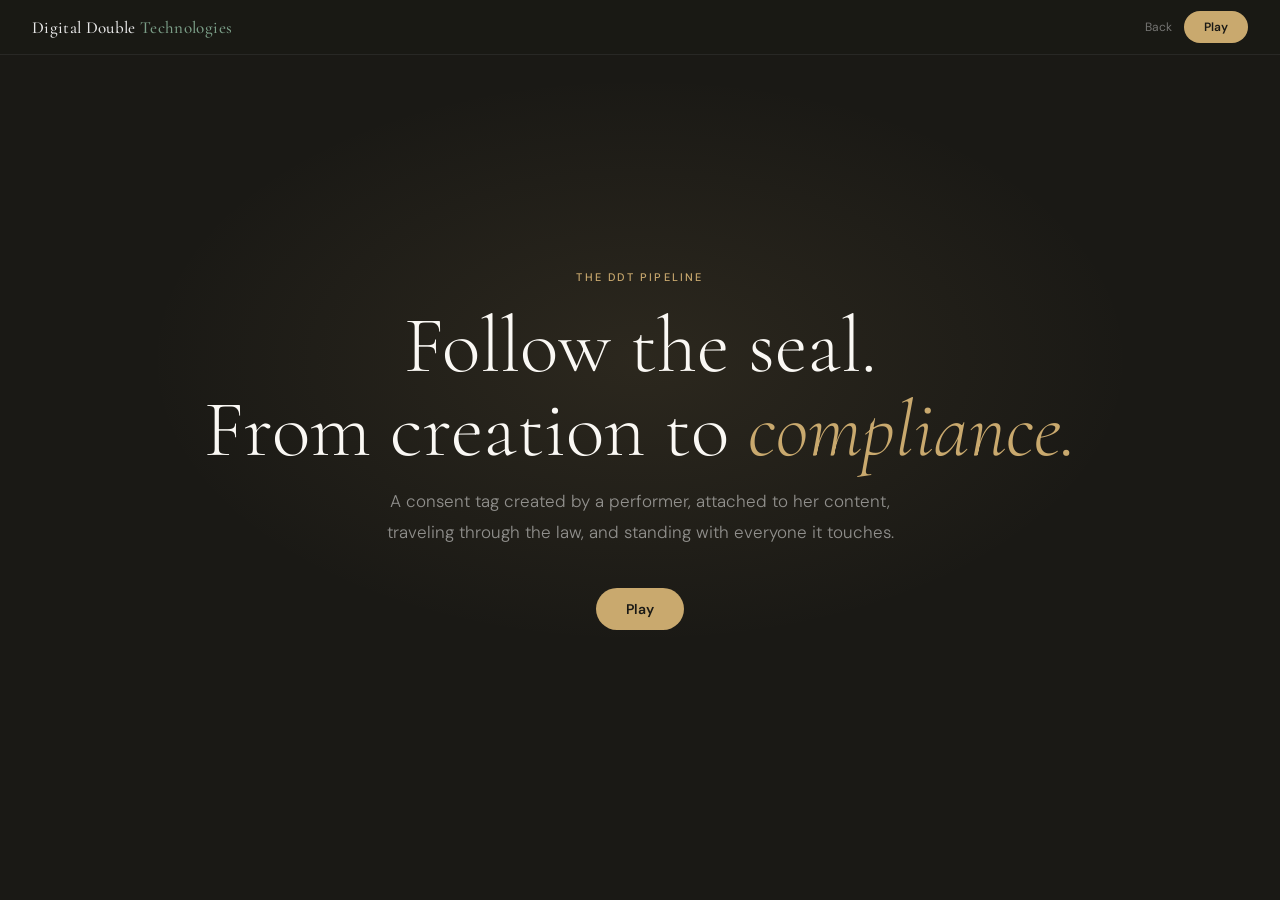
<file: pipeline.html>
<!DOCTYPE html>
<html lang="en">
<head>
  <!-- DDT Consent Receipt Object -->
  <meta name="ddt:cro-id" content="6f1fb86a-f9ac-49ea-aa22-ee0fef7403c8">
  <meta name="ddt:ips-endpoint" content="https://ddt-core-production.up.railway.app/v1/ips/permission/6f1fb86a-f9ac-49ea-aa22-ee0fef7403c8">
  <meta name="ddt:permission-state" content="AUTHORIZED">
  <meta name="ddt:cro-hash" content="2b27e60578fc71910b2f52d3e79ca273b234753a81e897aece08c9ee5a18d683">
  <meta name="ddt:permitted-uses" content="internal review,archival">
  <meta name="ddt:excluded-uses" content="casting,audition,AI training,synthetic reproduction,deepfake,biometric extraction,commercial redistribution,third-party licensing,broadcast,social media">
  <meta name="ddt:issued" content="2026-03-28T14:14:33.381846+00:00">
  <!-- /DDT -->
<meta charset="UTF-8">
  <!-- DDT Consent Receipt Object — Identity Permission Assertion --><meta name="viewport" content="width=device-width, initial-scale=1.0">
<title>DDT ; How It Works</title>
<link rel="preconnect" href="https://fonts.googleapis.com">
<link href="https://fonts.googleapis.com/css2?family=Cormorant+Garamond:ital,wght@0,300;0,400;0,500;1,300;1,400&family=DM+Sans:wght@300;400;500;600&family=DM+Mono:wght@400;500&display=swap" rel="stylesheet">
<link rel="stylesheet" href="ddt.css">
<style>
:root{
  --cream:#FAF8F4;--warm:#F2EFE8;--ink:#1A1915;--ink-soft:#3D3B35;--ink-muted:#7A7870;
  --sage:#7B9E87;--sage-light:#B8D4C0;--sage-pale:#E8F2EB;
  --gold:#C9A96E;--gold-deep:#A8843A;--gold-pale:#F5EDD8;
  --red:#C0392B;--red-pale:#FDECEA;
  --border:rgba(26,25,21,0.1);--ok:#4A9B6F;
  --seal-wax:#8B1A1A;--seal-gold:#D4A843;
  --parchment:#F7F3EA;
}
*,*::before,*::after{box-sizing:border-box;margin:0;padding:0}
body{font-family:'DM Sans',sans-serif;background:var(--ink);color:var(--cream);overflow:hidden;height:100vh}

nav{position:fixed;top:0;left:0;right:0;z-index:300;padding:11px 32px;display:flex;align-items:center;justify-content:space-between;background:rgba(26,25,21,.96);backdrop-filter:blur(14px);border-bottom:1px solid rgba(255,255,255,.07)}
.logo{font-family:'Cormorant Garamond',serif;font-size:17px;font-weight:500;color:rgba(255,255,255,.9);text-decoration:none;letter-spacing:.02em}
.logo span{color:var(--sage)}
.nav-r{display:flex;align-items:center;gap:12px}
.back-link{font-size:12px;color:rgba(255,255,255,.4);text-decoration:none;transition:color .2s}
.back-link:hover{color:var(--sage)}
.btn-play{display:inline-flex;align-items:center;gap:7px;background:var(--gold);color:var(--ink);border:none;padding:8px 20px;border-radius:100px;font-size:12px;font-weight:600;font-family:'DM Sans',sans-serif;cursor:pointer;transition:all .2s}
.btn-play:hover{background:var(--gold-deep)}
.btn-replay{display:none;align-items:center;gap:7px;background:transparent;color:rgba(255,255,255,.5);border:1px solid rgba(255,255,255,.15);padding:7px 16px;border-radius:100px;font-size:12px;font-family:'DM Sans',sans-serif;cursor:pointer;transition:all .2s}
.btn-replay:hover{border-color:var(--sage);color:var(--sage)}
.btn-replay.show{display:inline-flex}

/* TITLE SCREEN */
#titleScreen{position:fixed;inset:0;z-index:200;display:flex;flex-direction:column;align-items:center;justify-content:center;padding:80px 40px;text-align:center;background:radial-gradient(ellipse 55% 45% at 50% 40%,rgba(201,169,110,.1) 0%,transparent 70%),var(--ink);transition:opacity .7s}
.ts-tag{font-size:11px;font-weight:500;letter-spacing:.2em;text-transform:uppercase;color:var(--gold);margin-bottom:20px;opacity:0;animation:fadeUp .8s .3s forwards}
.ts-h{font-family:'Cormorant Garamond',serif;font-size:clamp(40px,6.5vw,80px);font-weight:300;line-height:1.05;margin-bottom:14px;opacity:0;animation:fadeUp .8s .5s forwards}
.ts-h em{font-style:italic;color:var(--gold)}
.ts-sub{font-size:clamp(14px,1.6vw,17px);font-weight:300;line-height:1.8;color:rgba(255,255,255,.5);max-width:520px;margin:0 auto 40px;opacity:0;animation:fadeUp .8s .7s forwards}
.ts-cta{opacity:0;animation:fadeUp .8s .9s forwards}

/* MAIN STAGE */
#stage{position:fixed;inset:0;padding-top:50px;padding-bottom:70px;overflow-y:auto;opacity:0;pointer-events:none;transition:opacity .7s}
#stage.on{opacity:1;pointer-events:auto}

/* ACTS */
.act{min-height:calc(100vh - 120px);display:flex;flex-direction:column;padding:20px 28px 12px;max-width:1020px;margin:0 auto;width:100%}
.act-label{font-size:10px;font-weight:500;letter-spacing:.18em;text-transform:uppercase;color:rgba(255,255,255,.28);margin-bottom:5px}
.act-title{font-family:'Cormorant Garamond',serif;font-size:clamp(20px,2.8vw,32px);font-weight:300;line-height:1.15;margin-bottom:14px;color:rgba(255,255,255,.9)}
.act-title em{font-style:italic;color:var(--gold)}
.scene{background:var(--parchment);border-radius:16px;padding:20px;flex:1;position:relative;overflow:hidden;color:var(--ink);box-shadow:0 14px 44px rgba(0,0,0,.4),0 0 0 1px rgba(201,169,110,.1)}
.scene::before{content:'';position:absolute;inset:0;background:linear-gradient(135deg,rgba(255,255,255,.5) 0%,transparent 50%);pointer-events:none}
.scene-label{font-size:9px;font-weight:600;letter-spacing:.14em;text-transform:uppercase;color:var(--ink-muted);margin-bottom:11px;display:flex;align-items:center;gap:8px}
.scene-label::after{content:'';flex:1;height:1px;background:var(--border)}

/* PHONE */
.phone-wrap{display:flex;justify-content:center;margin:4px 0 12px}
.phone{width:195px;background:#0F0F0D;border-radius:26px;padding:13px 11px;box-shadow:0 14px 40px rgba(0,0,0,.5),0 0 0 1.5px rgba(255,255,255,.07)}
.phone-notch{width:55px;height:5px;background:#1A1A18;border-radius:100px;margin:0 auto 11px}
.phone-screen{background:#141412;border-radius:14px;padding:13px;min-height:250px}
.app-header{font-family:'Cormorant Garamond',serif;font-size:14px;font-weight:500;color:rgba(255,255,255,.9);margin-bottom:2px}
.app-sub{font-family:'DM Mono',monospace;font-size:7.5px;color:var(--sage);letter-spacing:.08em;margin-bottom:12px}
.app-hr{height:1px;background:rgba(255,255,255,.07);margin-bottom:11px}
.c-info{display:flex;align-items:center;gap:8px;background:rgba(255,255,255,.04);border-radius:8px;padding:8px;margin-bottom:9px;border:1px solid rgba(255,255,255,.06)}
.c-av{width:30px;height:30px;border-radius:50%;background:linear-gradient(135deg,#8BB89A,#5A8A6A);display:flex;align-items:center;justify-content:center;font-size:13px;flex-shrink:0}
.c-name{font-size:10px;font-weight:600;color:rgba(255,255,255,.9)}
.c-union{font-family:'DM Mono',monospace;font-size:7.5px;color:var(--sage);letter-spacing:.06em}
.scope-row{display:flex;align-items:center;justify-content:space-between;padding:5px 0;border-bottom:1px solid rgba(255,255,255,.05);font-size:9.5px}
.scope-row:last-of-type{border-bottom:none}
.scope-label{color:rgba(255,255,255,.55)}
.tog{width:24px;height:13px;border-radius:100px;position:relative;flex-shrink:0}
.tog.on{background:var(--ok)!important}.tog.off{background:rgba(192,57,43,.35)}.tog.off.neutral{background:rgba(255,255,255,.15)}
.tog::after{content:'';position:absolute;width:9px;height:9px;border-radius:50%;background:white;top:2px;transition:left .3s}
.tog.on::after{left:13px}.tog.off::after{left:2px}
.confirm-btn{width:100%;background:var(--gold);color:var(--ink);border:none;border-radius:7px;padding:9px;font-size:10px;font-weight:700;font-family:'DM Sans',sans-serif;cursor:pointer;margin-top:9px;opacity:0;transition:opacity .4s,background .3s,color .3s}
.confirm-btn.ready{opacity:1}

/* SEAL */
.seal-wrap{display:flex;flex-direction:column;align-items:center;gap:9px;padding:12px 0}
.seal-cont{position:relative;width:100px;height:100px}
.seal-svg{width:100px;height:100px;filter:drop-shadow(0 5px 18px rgba(139,26,26,.5));opacity:.14;transition:opacity .6s}
.seal-glow{position:absolute;inset:-16px;border-radius:50%;background:radial-gradient(circle,rgba(212,168,67,.18) 0%,transparent 70%);pointer-events:none;opacity:0;transition:opacity .5s}
.seal-cont.lit .seal-glow{opacity:1}
.seal-lbl{font-family:'DM Mono',monospace;font-size:9px;letter-spacing:.1em;color:var(--ink-muted);text-transform:uppercase;text-align:center;transition:color .4s}

/* SEAL DETAILS */
.seal-details{opacity:0;transition:opacity .5s}
.vp-row{display:flex;align-items:center;gap:7px;padding:4px 0;border-bottom:1px solid rgba(0,0,0,.06);font-size:10px}
.vp-row:last-child{border-bottom:none}
.vp-dot{width:6px;height:6px;border-radius:50%;flex-shrink:0;background:rgba(122,120,112,.4);transition:background .3s}
.vp-dot.ok{background:var(--ok)}.vp-dot.bad{background:var(--red)}
.vp-txt{font-family:'DM Mono',monospace;font-size:9px;color:var(--ink-muted);flex:1}
.vp-val{font-size:9px;font-weight:600;padding:2px 6px;border-radius:4px;font-family:'DM Mono',monospace}
.vp-val.ok{background:rgba(74,155,111,.12);color:var(--ok)}
.vp-val.bad{background:rgba(192,57,43,.1);color:var(--red)}

/* PIPELINE */
.pipe-track{display:flex;align-items:center;position:relative;margin-bottom:14px}
.pipe-node{display:flex;flex-direction:column;align-items:center;gap:4px;flex:1;position:relative;z-index:2}
.pipe-ico{width:38px;height:38px;border-radius:50%;background:var(--warm);border:2px solid var(--border);display:flex;align-items:center;justify-content:center;font-size:15px;transition:all .5s}
.pipe-ico.lit{background:var(--sage-pale);border-color:var(--sage)}
.pipe-ico.gold{background:var(--gold-pale);border-color:var(--gold)}
.pipe-lbl{font-size:8.5px;font-weight:500;color:var(--ink-muted);text-align:center;letter-spacing:.05em;text-transform:uppercase;max-width:58px;line-height:1.3;transition:color .4s}
.pipe-lbl.lit{color:var(--ok)}.pipe-lbl.gold{color:var(--gold-deep)}
.pipe-conn{flex:1;height:2px;background:var(--border);position:relative;overflow:hidden;margin-top:-24px;z-index:1}
.pipe-fill{position:absolute;top:0;left:0;bottom:0;width:0%;background:linear-gradient(90deg,var(--sage),var(--sage-light));transition:width .9s ease}
.pipe-fill.gold{background:linear-gradient(90deg,var(--gold),var(--seal-gold))}

/* COMPLIANCE BADGES */
.comp-row{display:flex;flex-wrap:wrap;gap:6px;justify-content:center;padding:10px 0}
.comp-badge{display:flex;align-items:center;gap:5px;background:var(--warm);border:1px solid var(--border);border-radius:100px;padding:4px 10px;font-size:9.5px;font-weight:500;color:var(--ink-muted);transition:all .5s;white-space:nowrap}
.comp-badge .ico{font-size:11px;opacity:.4;transition:opacity .4s}
.comp-badge.active{background:var(--sage-pale);border-color:var(--sage);color:var(--ok)}
.comp-badge.active .ico{opacity:1}

/* SPLIT */
.split{display:grid;grid-template-columns:1fr 1fr;gap:12px;margin-top:4px}
@media(max-width:660px){.split{grid-template-columns:1fr}}
.split-pane{background:var(--parchment);border-radius:13px;padding:16px;color:var(--ink);position:relative;overflow:hidden;box-shadow:0 10px 28px rgba(0,0,0,.22),0 0 0 1px rgba(201,169,110,.08)}
.split-pane::before{content:'';position:absolute;inset:0;background:linear-gradient(135deg,rgba(255,255,255,.42) 0%,transparent 60%);pointer-events:none}
.sp-label{font-size:9px;font-weight:600;letter-spacing:.12em;text-transform:uppercase;margin-bottom:10px;display:flex;align-items:center;gap:7px}
.sp-label.jordan{color:var(--sage)}.sp-label.meridian{color:var(--gold-deep)}
.sp-label::after{content:'';flex:1;height:1px;background:var(--border)}

/* NOTIFICATIONS */
.notif{background:white;border-radius:9px;padding:9px 12px;display:flex;gap:8px;align-items:flex-start;box-shadow:0 3px 12px rgba(0,0,0,.08);border:1px solid rgba(0,0,0,.05);opacity:0;transform:translateY(6px);transition:opacity .5s,transform .5s;margin-bottom:8px}
.notif.show{opacity:1;transform:translateY(0)}
.n-ico{width:28px;height:28px;border-radius:7px;display:flex;align-items:center;justify-content:center;font-size:13px;flex-shrink:0}
.n-email{background:rgba(255,243,224,.8)}.n-sms{background:rgba(232,245,233,.8)}.n-warn{background:rgba(253,236,234,.8)}
.n-title{font-size:10px;font-weight:600;color:var(--ink);margin-bottom:2px}
.n-body{font-size:9.5px;color:var(--ink-muted);line-height:1.5}
.n-time{font-size:8.5px;color:var(--ink-muted);margin-top:2px;font-family:'DM Mono',monospace}

/* VENDOR LOG */
.vlog{font-family:'DM Mono',monospace;font-size:9.5px;background:rgba(26,25,21,.04);border-radius:7px;padding:10px;border:1px solid var(--border);margin-bottom:9px}

/* WHAT IF */
.whatif{background:linear-gradient(135deg,#1A0808,#250909);border:1px solid rgba(192,57,43,.22);border-radius:12px;padding:16px;margin:8px 0;opacity:0;transform:scale(.97);transition:opacity .5s,transform .5s}
.whatif.show{opacity:1;transform:scale(1)}
.wi-label{font-size:9px;font-weight:600;letter-spacing:.14em;text-transform:uppercase;color:rgba(192,57,43,.75);margin-bottom:8px;display:flex;align-items:center;gap:7px}
.wi-label::after{content:'';flex:1;height:1px;background:rgba(192,57,43,.18)}
.wi-amount{font-family:'Cormorant Garamond',serif;font-size:clamp(22px,3.2vw,38px);font-weight:300;color:#FF7B72;line-height:1;margin-bottom:6px}
.wi-body{font-size:11px;color:rgba(255,255,255,.48);line-height:1.65}
.wi-law{font-family:'DM Mono',monospace;font-size:8.5px;color:rgba(255,100,80,.45);margin-top:6px;line-height:1.7}

/* MERIDIAN VERDICT */
.m-verdict{opacity:0;transition:opacity .6s;margin-top:8px}
.v-receipt{background:white;border:1px solid var(--border);border-radius:7px;padding:9px 12px;font-family:'DM Mono',monospace;font-size:8.5px;color:var(--ink-muted);line-height:2}
.v-row{display:flex;justify-content:space-between}
.v-val{color:var(--ok);font-weight:500}

/* AUDIT */
.audit{opacity:0;transition:opacity .6s}

/* JORDAN DAY */
.j-day{opacity:0;transition:opacity .5s;background:rgba(26,25,21,.04);border-radius:9px;padding:10px 14px;display:flex;align-items:center;gap:11px;border:1px solid var(--border);margin-top:10px}

/* FINAL */
#finalCard{opacity:0;transform:translateY(14px);transition:opacity .7s,transform .7s;padding:32px 28px 80px}
.fc-inner{text-align:center;padding:44px 36px;background:linear-gradient(135deg,rgba(201,169,110,.07),rgba(123,158,135,.06));border-radius:16px;border:1px solid rgba(201,169,110,.13)}

/* NARRATION BOX — inside scene card */
.narr-box{background:rgba(26,25,21,.07);border-radius:8px;padding:10px 14px;margin-top:10px;border-left:3px solid var(--gold);min-height:44px;transition:opacity .3s}
.narr-box-dark{background:rgba(26,25,21,.85);border-radius:8px;padding:10px 14px;margin-top:10px;border-left:3px solid var(--gold);min-height:44px;transition:opacity .3s}
.narr-text{font-size:13px;line-height:1.7;color:var(--ink-soft);font-weight:300}
.narr-text strong{color:var(--ink);font-weight:500}
.narr-text-dark{font-size:13px;line-height:1.7;color:rgba(255,255,255,.82);font-weight:300}
.narr-text-dark strong{color:white;font-weight:500}


/* MORPH TITLE — inside scene card */
.morph-card-wrap{position:relative;height:52px;margin-bottom:14px;overflow:hidden}
.morph-line{font-family:'Cormorant Garamond',serif;font-size:clamp(18px,2.8vw,26px);font-weight:300;line-height:1.1;color:var(--ink);opacity:0;transition:opacity .7s;position:absolute;top:0;left:0;right:0;text-align:center}
.morph-line em{font-style:italic;color:var(--gold)}

/* ON-SET SYNC SCENE */
.sync-scene{display:flex;align-items:center;justify-content:center;gap:24px;padding:16px 0}
.sync-arrow{font-size:28px;color:var(--gold);opacity:0;transition:opacity .6s,transform .6s;transform:scale(.7)}
.sync-arrow.show{opacity:1;transform:scale(1)}
.sync-badge{background:rgba(74,155,111,.12);border:1px solid rgba(74,155,111,.3);border-radius:8px;padding:8px 14px;font-family:'DM Mono',monospace;font-size:9px;color:var(--ok);text-align:center;opacity:0;transition:opacity .6s,transform .6s;transform:translateY(8px)}
.sync-badge.show{opacity:1;transform:translateY(0)}
.sync-label{font-size:11px;font-weight:500;color:var(--ink-muted);text-align:center;margin-top:8px}

/* CAMERA LENS SCENE */
.lens-scene{display:flex;align-items:center;justify-content:center;position:relative;padding:8px 0}
.lens-svg{width:280px;height:280px;max-width:90%;filter:drop-shadow(0 8px 24px rgba(0,0,0,.4))}
.lens-scene{display:flex;flex-direction:column;align-items:center}

/* PAPER TO SEAL transition */
#paperDoc{position:absolute;inset:0;display:flex;align-items:center;justify-content:center;transition:opacity .8s}
#paperDoc.gone{opacity:0;pointer-events:none}

@keyframes fadeUp{from{opacity:0;transform:translateY(16px)}to{opacity:1;transform:translateY(0)}}
@keyframes pulse{0%,100%{opacity:1}50%{opacity:.35}}
@keyframes sealPress{0%{transform:scale(1.12) rotate(-3deg);opacity:0}50%{transform:scale(.96) rotate(0)}100%{transform:scale(1);opacity:1}}
@keyframes float{0%,100%{transform:translateY(0)}50%{transform:translateY(-5px)}}
@keyframes pipePulse{0%,100%{box-shadow:0 0 0 0 rgba(74,155,111,.3)}60%{box-shadow:0 0 0 7px rgba(74,155,111,0)}}
</style>
  <!-- Privacy-friendly analytics by Plausible -->
<script async src="https://plausible.io/js/pa-Q-pu5Sv0vzVdauj79unNj.js"></script>
<script>
  window.plausible=window.plausible||function(){(plausible.q=plausible.q||[]).push(arguments)},plausible.init=plausible.init||function(i){plausible.o=i||{}};
  plausible.init()
</script>
</head>
<body>

<nav>
  <a href="index.html" class="logo">Digital Double <span>Technologies</span></a>
  <div class="nav-r">
    <a href="index.html" class="back-link">Back</a>
    <button class="btn-play" id="btnPlay" onclick="start()">Play</button>
    <button id="btnPause" onclick="togglePause()" style="display:none;background:transparent;border:1px solid rgba(255,255,255,.15);color:rgba(255,255,255,.5);padding:7px 16px;border-radius:100px;font-size:12px;font-family:'DM Sans',sans-serif;cursor:pointer;transition:all .2s">⏸ Pause</button>
    <button class="btn-replay" id="btnReplay" onclick="replay()">Replay</button>
  </div>
</nav>

<!-- TITLE SCREEN -->
<div id="titleScreen">
  <p class="ts-tag">The DDT Pipeline</p>
  <h1 class="ts-h">Follow the seal.<br>From creation to <em>compliance.</em></h1>
  <p class="ts-sub">A consent tag created by a performer, attached to her content, traveling through the law, and standing with everyone it touches.</p>
  <div class="ts-cta">
    <button class="btn-play" onclick="start()" style="font-size:14px;padding:12px 30px">Play</button>
  </div>
</div>

<!-- STAGE -->
<div id="stage">

  <!-- ACT ONE -->
  <div class="act" id="a1">
    <p class="act-label">Act One</p>
    <h2 class="act-title">Jordan makes her <em>seal.</em></h2>
    <div class="scene">
      <div class="scene-label">👩🏽 Jordan Reyes ; SAG-AFTRA #87654321</div>
      <!-- MORPH TITLE -->
      <div class="morph-card-wrap">
        <div class="morph-line" id="ml1">Jordan creates her CRO</div>
        <div class="morph-line" id="ml2">Consent Receipt Object</div>
        <div class="morph-line" id="ml3">Her Digital <em>Identity Contract</em></div>
      </div>
      <div style="display:grid;grid-template-columns:1fr 1fr;gap:18px;align-items:start">
        <div>
          <div class="phone-wrap">
            <div class="phone">
              <div class="phone-notch"></div>
              <div class="phone-screen">
                <div class="app-header">DDT</div>
                <div class="app-sub">IDENTITY PERMISSION STATE</div>
                <div class="app-hr"></div>
                <div class="c-info">
                  <div class="c-av">👩🏽</div>
                  <div><div class="c-name">Jordan Reyes</div><div class="c-union">SAG-AFTRA · #87654321</div></div>
                </div>
                <div style="font-size:8.5px;font-weight:600;letter-spacing:.09em;color:rgba(255,255,255,.28);text-transform:uppercase;margin-bottom:6px">Select permitted uses</div>
                <div id="useList" style="max-height:160px;overflow-y:auto;margin-bottom:6px;scrollbar-width:thin;scrollbar-color:rgba(255,255,255,.15) transparent">
                  <div class="scope-row"><span class="scope-label">Broadcast</span><div class="tog off" id="tog1"></div></div>
                  <div class="scope-row"><span class="scope-label">Casting</span><div class="tog off" id="tog2"></div></div>
                  <div class="scope-row"><span class="scope-label">Archival</span><div class="tog off" id="tog3"></div></div>
                  <div class="scope-row"><span class="scope-label">Social Media</span><div class="tog off" id="tog4"></div></div>
                  <div class="scope-row"><span class="scope-label" style="color:rgba(255,95,87,.7)">AI Training</span><div class="tog off" id="tog5"></div></div>
                  <div class="scope-row"><span class="scope-label" style="color:rgba(255,95,87,.7)">Synthetic Reproduction</span><div class="tog off" id="tog6"></div></div>
                  <div class="scope-row"><span class="scope-label" style="color:rgba(255,95,87,.7)">Deepfake</span><div class="tog off" id="tog7"></div></div>
                  <div class="scope-row"><span class="scope-label" style="color:rgba(255,95,87,.7)">Biometric Extraction</span><div class="tog off" id="tog8"></div></div>
                  <div class="scope-row"><span class="scope-label">Internal Review</span><div class="tog off" id="tog9"></div></div>
                  <div class="scope-row"><span class="scope-label">Audition</span><div class="tog off" id="tog10"></div></div>
                  <div class="scope-row"><span class="scope-label" style="color:rgba(255,95,87,.7)">Commercial Redistribution</span><div class="tog off" id="tog11"></div></div>
                  <div class="scope-row"><span class="scope-label" style="color:rgba(255,95,87,.7)">Third Party Licensing</span><div class="tog off" id="tog12"></div></div>
                </div>
                <div style="font-size:7.5px;color:rgba(255,255,255,.25);font-family:'DM Mono',monospace;letter-spacing:.06em;margin-bottom:7px;text-align:center">+ many more choices in your full CRO</div>
                <button class="confirm-btn" id="confirmBtn">Create My Tag</button>
              </div>
            </div>
          </div>
        </div>
        <div>
          <div class="seal-wrap">
            <div class="seal-cont" id="sealCont">
              <div class="seal-glow" id="sealGlow"></div>
              <!-- PAPER DOCUMENT — transforms into wax seal -->
              <div id="paperDoc">
                <svg width="90" height="110" viewBox="0 0 90 110" xmlns="http://www.w3.org/2000/svg">
                  <rect x="8" y="4" width="74" height="96" rx="4" fill="#F5F0E4" stroke="#C4B898" stroke-width="1.5"/>
                  <rect x="8" y="4" width="74" height="14" rx="4" fill="#E8DFC8" stroke="#C4B898" stroke-width="1.5"/>
                  <rect x="8" y="14" width="74" height="4" fill="#E8DFC8"/>
                  <text x="45" y="15" text-anchor="middle" font-family="DM Mono,monospace" font-size="5" fill="#8B7A5A" letter-spacing="1">CONSENT RECEIPT OBJECT</text>
                  <line x1="20" y1="30" x2="70" y2="30" stroke="#C4B898" stroke-width="1" opacity=".6"/>
                  <line x1="20" y1="40" x2="70" y2="40" stroke="#C4B898" stroke-width="1" opacity=".5"/>
                  <line x1="20" y1="50" x2="60" y2="50" stroke="#C4B898" stroke-width="1" opacity=".4"/>
                  <line x1="20" y1="60" x2="65" y2="60" stroke="#C4B898" stroke-width="1" opacity=".4"/>
                  <line x1="20" y1="70" x2="55" y2="70" stroke="#C4B898" stroke-width="1" opacity=".3"/>
                  <!-- Signature line -->
                  <line x1="20" y1="90" x2="50" y2="90" stroke="#8B7A5A" stroke-width="1.5"/>
                  <text x="35" y="98" text-anchor="middle" font-family="DM Mono,monospace" font-size="5" fill="#8B7A5A">SIGNATURE</text>
                  <!-- Seal placeholder circle (where wax will go) -->
                  <circle cx="68" cy="88" r="12" fill="none" stroke="#C4B898" stroke-width="1" stroke-dasharray="3,2" opacity=".5"/>
                  <text x="68" y="92" text-anchor="middle" font-family="DM Mono,monospace" font-size="5" fill="#C4B898" opacity=".5">SEAL</text>
                </svg>
              </div>
              <svg id="sealSvg" class="seal-svg" viewBox="0 0 100 100" xmlns="http://www.w3.org/2000/svg">
                <circle cx="50" cy="50" r="47" fill="#8B1A1A"/>
                <circle cx="50" cy="50" r="47" fill="url(#sg)" opacity=".6"/>
                <circle cx="50" cy="50" r="45" fill="none" stroke="#D4A843" stroke-width="1.4"/>
                <circle cx="50" cy="50" r="39" fill="none" stroke="#D4A843" stroke-width=".6" opacity=".5"/>
                <text x="50" y="47" text-anchor="middle" font-family="Cormorant Garamond,serif" font-size="18" font-weight="400" fill="#D4A843" letter-spacing="2.5">DDT</text>
                <text x="50" y="58" text-anchor="middle" font-family="DM Mono,monospace" font-size="5.5" fill="rgba(212,168,67,.7)" letter-spacing="1.2">CONSENT</text>
                <text x="50" y="71" text-anchor="middle" font-size="7" fill="rgba(212,168,67,.4)">* * *</text>
                <text x="50" y="33" text-anchor="middle" font-size="7" fill="rgba(212,168,67,.4)">* * *</text>
                <defs>
                  <radialGradient id="sg" cx="35%" cy="30%">
                    <stop offset="0%" stop-color="rgba(255,255,255,.18)"/>
                    <stop offset="100%" stop-color="rgba(0,0,0,.28)"/>
                  </radialGradient>
                </defs>
              </svg>
            </div>
            <div class="seal-lbl" id="sealLbl">Awaiting confirmation</div>
          </div>
          <div class="seal-details" id="sealDetails">
            <div class="vlog">
              <div class="vp-row"><div class="vp-dot" id="s1d"></div><div class="vp-txt">subject identity</div><div class="vp-val" id="s1v">...</div></div>
              <div class="vp-row"><div class="vp-dot" id="s2d"></div><div class="vp-txt">permitted uses</div><div class="vp-val" id="s2v">...</div></div>
              <div class="vp-row" style="align-items:flex-start"><div class="vp-dot" id="s3d" style="margin-top:3px"></div><div class="vp-txt">prohibited uses</div><div class="vp-val" id="s3v" style="text-align:right;line-height:1.6">...</div></div>
              <div class="vp-row"><div class="vp-dot" id="s4d"></div><div class="vp-txt">IPS endpoint</div><div class="vp-val" id="s4v">...</div></div>
              <div class="vp-row"><div class="vp-dot" id="s5d"></div><div class="vp-txt">signature</div><div class="vp-val" id="s5v">...</div></div>
            </div>
          </div>
          <!-- Narration under CRO document -->
          <div class="narr-box" style="margin-top:10px"><div class="narr-text" id="narrText1a">&nbsp;</div></div>
        </div>
      </div>
    </div>
  </div>


  <!-- ON-SET SYNC -->
  <div class="act" id="aSync">
    <p class="act-label">Act One ; Part Two</p>
    <h2 class="act-title">Jordan scans in on <em>set.</em></h2>
    <div class="scene">
      <div class="scene-label">On-Set CRO Sync ; Production PA</div>
      <div class="sync-scene" id="syncScene">
        <!-- Jordan's phone -->
        <div style="text-align:center">
          <div style="width:60px;height:96px;background:#0F0F0D;border-radius:14px;padding:6px;margin:0 auto 8px;box-shadow:0 6px 20px rgba(0,0,0,.4),0 0 0 1px rgba(255,255,255,.07)">
            <div style="background:#141412;border-radius:8px;height:100%;display:flex;flex-direction:column;align-items:center;justify-content:center;gap:3px">
              <div style="font-size:9px;font-family:'DM Mono',monospace;color:var(--sage)">DDT</div>
              <div style="font-size:14px">👩🏽</div>
              <div id="jordanSyncSeal" style="width:24px;height:24px;background:#8B1A1A;border-radius:50%;display:flex;align-items:center;justify-content:center;border:1px solid #D4A843;transition:background .6s,border-color .6s">
                <svg width="16" height="16" viewBox="0 0 100 100"><circle cx="50" cy="50" r="44" fill="#8B1A1A"/><circle cx="50" cy="50" r="42" fill="none" stroke="#D4A843" stroke-width="3"/><text x="50" y="55" text-anchor="middle" font-family="Cormorant Garamond,serif" font-size="22" fill="#D4A843">DDT</text></svg>
              </div>
              <div style="font-size:6px;font-family:'DM Mono',monospace;color:rgba(74,155,111,.5)" id="jordanSealLbl">ACTIVE</div>
            </div>
          </div>
          <div class="sync-label">Jordan</div>
        </div>

        <!-- Sync arrows -->
        <div style="display:flex;flex-direction:column;align-items:center;gap:6px">
          <div class="sync-arrow" id="syncArrow1">⇄</div>
          <div class="sync-badge" id="syncBadge">
            <div style="font-size:10px;color:var(--ok);margin-bottom:2px">CRO SYNC</div>
            <div style="font-size:8px;color:rgba(255,255,255,.5)">0bd66ac7 + SET_2026_047</div>
            <div style="font-size:8px;color:rgba(255,255,255,.4)">Bound · Signed · Live</div>
          </div>
        </div>

        <!-- PA / Set phone -->
        <div style="text-align:center">
          <div style="width:60px;height:96px;background:#0F0F0D;border-radius:14px;padding:6px;margin:0 auto 8px;box-shadow:0 6px 20px rgba(0,0,0,.4),0 0 0 1px rgba(255,255,255,.07)">
            <div style="background:#141412;border-radius:8px;height:100%;display:flex;flex-direction:column;align-items:center;justify-content:center;gap:3px">
              <div style="font-size:9px;font-family:'DM Mono',monospace;color:var(--gold)">SET</div>
              <div style="font-size:14px">🎬</div>
              <div id="setSyncSeal" style="width:24px;height:24px;background:#1A1A14;border-radius:50%;display:flex;align-items:center;justify-content:center;border:1px solid #C9A96E;transition:background .6s,border-color .6s">
                <svg width="16" height="16" viewBox="0 0 100 100"><circle cx="50" cy="50" r="44" fill="#1A1A14"/><circle cx="50" cy="50" r="42" fill="none" stroke="#C9A96E" stroke-width="3"/><text x="50" y="55" text-anchor="middle" font-family="DM Mono,monospace" font-size="18" fill="#C9A96E">PA</text></svg>
              </div>
              <div style="font-size:6px;font-family:'DM Mono',monospace;color:rgba(201,169,110,.6)" id="setSealLbl">SET CRO</div>
            </div>
          </div>
          <div class="sync-label">Production</div>
        </div>
      </div>

      <!-- Bound seal result -->
      <div id="boundSeal" style="opacity:0;transition:opacity .6s;text-align:center;padding:12px 0">
        <div style="display:inline-flex;align-items:center;gap:10px;background:var(--warm);border:1px solid rgba(201,169,110,.3);border-radius:10px;padding:10px 18px">
          <svg width="36" height="36" viewBox="0 0 100 100" xmlns="http://www.w3.org/2000/svg">
            <circle cx="50" cy="50" r="47" fill="#8B1A1A"/>
            <circle cx="50" cy="50" r="45" fill="none" stroke="#D4A843" stroke-width="2.5"/>
            <text x="50" y="46" text-anchor="middle" font-family="Cormorant Garamond,serif" font-size="20" fill="#D4A843">DDT</text>
            <text x="50" y="58" text-anchor="middle" font-family="DM Mono,monospace" font-size="5" fill="rgba(212,168,67,.8)" letter-spacing="1">CONSENT</text>
          </svg>
          <div>
            <div style="font-size:11px;font-weight:600;color:var(--ink-muted);margin-bottom:2px;font-family:'DM Mono',monospace;letter-spacing:.06em">BOUND CRO</div>
            <div style="font-size:12px;color:var(--ink)">👩🏽 Jordan Reyes #87654321 + SET_2026_047</div>
            <div style="font-size:10px;color:var(--ok);font-family:'DM Mono',monospace">Signed · Sealed · Live</div>
          </div>
        </div>
      </div>
      <div class="narr-box" id="narr2"><div class="narr-text" id="narrText2">&nbsp;</div></div>
    </div>
  </div>

  <!-- CAMERA LENS -->
  <div class="act" id="aLens">
    <p class="act-label">Act One ; Part Three</p>
    <h2 class="act-title">The seal goes on <em>camera.</em></h2>
    <div class="scene">
      <div class="scene-label">On-Set ; Camera Department</div>
      <!-- ROLLING above lens -->
      <div id="rollingAbove" style="text-align:center;margin-bottom:10px;opacity:0;transition:opacity .6s">
        <span style="font-family:'Cormorant Garamond',serif;font-size:clamp(22px,3.5vw,36px);font-weight:400;font-style:italic;color:var(--gold);letter-spacing:.04em">ROLLING!</span>
      </div>
      <div class="lens-scene">
        <svg class="lens-svg" id="lensSvg" viewBox="0 0 300 300" xmlns="http://www.w3.org/2000/svg">
          <defs>
            <radialGradient id="lensGrad" cx="40%" cy="35%" r="60%">
              <stop offset="0%" stop-color="#2A3A2A"/>
              <stop offset="60%" stop-color="#0F1A0F"/>
              <stop offset="100%" stop-color="#050D05"/>
            </radialGradient>
            <radialGradient id="lensShine" cx="35%" cy="30%" r="45%">
              <stop offset="0%" stop-color="rgba(255,255,255,.18)"/>
              <stop offset="100%" stop-color="transparent"/>
            </radialGradient>
            <clipPath id="lensClip"><circle cx="150" cy="150" r="130"/></clipPath>
          </defs>
          <!-- Lens barrel outer -->
          <circle cx="150" cy="150" r="148" fill="#1A1A18" stroke="#3A3A38" stroke-width="2"/>
          <!-- Lens markings ring -->
          <circle cx="150" cy="150" r="140" fill="none" stroke="#4A4A48" stroke-width="1.5"/>
          <!-- Focus marks -->
          <text x="150" y="18" text-anchor="middle" font-family="DM Mono,monospace" font-size="9" fill="rgba(255,255,255,.3)">85mm</text>
          <text x="280" y="155" text-anchor="end" font-family="DM Mono,monospace" font-size="9" fill="rgba(255,255,255,.3)">f/1.8</text>
          <text x="150" y="290" text-anchor="middle" font-family="DM Mono,monospace" font-size="9" fill="rgba(255,255,255,.3)">1.2m</text>
          <text x="22" y="155" text-anchor="start" font-family="DM Mono,monospace" font-size="9" fill="rgba(255,255,255,.3)">∞</text>
          <!-- Aperture ring -->
          <circle cx="150" cy="150" r="132" fill="url(#lensGrad)"/>
          <circle cx="150" cy="150" r="132" fill="url(#lensShine)"/>
          <!-- Jordan emoji face centered in lens -->
          <g clip-path="url(#lensClip)">
            <rect x="20" y="20" width="260" height="260" fill="#8B6A3A" opacity=".18"/>
            <text x="150" y="175" text-anchor="middle" font-size="100">👩🏽</text>
          </g>
          <!-- Lens flare ring overlays -->
          <circle cx="150" cy="150" r="105" fill="none" stroke="rgba(255,255,255,.04)" stroke-width="1"/>
          <circle cx="150" cy="150" r="80" fill="none" stroke="rgba(255,255,255,.03)" stroke-width="1"/>
          <!-- Aperture blades hint -->
          <circle cx="150" cy="150" r="132" fill="none" stroke="rgba(255,255,255,.08)" stroke-width="1"/>

          <!-- ROLLING text placeholder (shown via JS) -->
          <text id="rollingText" x="150" y="270" text-anchor="middle" font-family="Cormorant Garamond,serif" font-size="0" fill="var(--gold)" font-style="italic" opacity="0">ROLLING</text>

          <!-- CRO seal stamp (appears via JS animation) -->
          <g id="lensSeal" opacity="0" transform="translate(150,150) scale(0)">
            <circle r="42" fill="rgba(139,26,26,.88)"/>
            <circle r="40" fill="none" stroke="#D4A843" stroke-width="2"/>
            <text text-anchor="middle" y="-4" font-family="Cormorant Garamond,serif" font-size="13" fill="#D4A843" letter-spacing="1.5">DDT</text>
            <text text-anchor="middle" y="8" font-family="DM Mono,monospace" font-size="4.5" fill="rgba(212,168,67,.8)" letter-spacing="1">CONSENT</text>
          </g>

          <!-- Data dissolve particles (shown via canvas overlay) -->
        </svg>

      </div>
      <div class="narr-box" id="narr3"><div class="narr-text" id="narrText3">&nbsp;</div></div>
    </div>
  </div>

  <!-- ACT TWO -->
  <div class="act" id="a2">
    <p class="act-label">Act Two</p>
    <h2 class="act-title">The seal <em>travels.</em></h2>
    <div class="scene">
      <div class="scene-label">CRO Pipeline ; 👩🏽 Jordan Reyes · SAG-AFTRA #87654321 · 0bd66ac7</div>
      <div class="pipe-track">
        <div class="pipe-node"><div class="pipe-ico" id="pn1">📄</div><div class="pipe-lbl" id="pl1">CRO Created</div></div>
        <div class="pipe-conn"><div class="pipe-fill" id="pf1"></div></div>
        <div class="pipe-node"><div class="pipe-ico" id="pn2">🎬</div><div class="pipe-lbl" id="pl2">Asset Attached</div></div>
        <div class="pipe-conn"><div class="pipe-fill" id="pf2"></div></div>
        <div class="pipe-node"><div class="pipe-ico" id="pn3">📡</div><div class="pipe-lbl" id="pl3">IPS Live</div></div>
        <div class="pipe-conn"><div class="pipe-fill" id="pf3"></div></div>
        <div class="pipe-node"><div class="pipe-ico" id="pn4">⚖️</div><div class="pipe-lbl" id="pl4">Laws Cleared</div></div>
        <div class="pipe-conn"><div class="pipe-fill" id="pf4"></div></div>
        <div class="pipe-node"><div class="pipe-ico" id="pn5">🏢</div><div class="pipe-lbl" id="pl5">Vendor Ingests</div></div>
      </div>
      <div style="font-size:9.5px;font-weight:600;letter-spacing:.1em;text-transform:uppercase;color:var(--ink-muted);text-align:center;margin-bottom:10px">Compliance carried by this CRO</div>
      <div style="display:grid;grid-template-columns:1fr 1fr 1fr;gap:10px">
        <div>
          <div style="font-size:8px;font-weight:700;letter-spacing:.14em;text-transform:uppercase;color:var(--ink-muted);margin-bottom:6px;text-align:center;border-bottom:1px solid var(--border);padding-bottom:4px">State</div>
          <div class="comp-badge" id="cb1" style="justify-content:center"><span class="ico">🏛️</span>NY Dig. Replica</div>
          <div class="comp-badge" id="cb4" style="justify-content:center;margin-top:5px"><span class="ico">📋</span>CA CCPA</div>
        </div>
        <div>
          <div style="font-size:8px;font-weight:700;letter-spacing:.14em;text-transform:uppercase;color:var(--ink-muted);margin-bottom:6px;text-align:center;border-bottom:1px solid var(--border);padding-bottom:4px">Federal</div>
          <div class="comp-badge" id="cb5" style="justify-content:center"><span class="ico">🎭</span>SAG-AFTRA</div>
          <div class="comp-badge" id="cb6" style="justify-content:center;margin-top:5px"><span class="ico">🔒</span>C2PA / CAWG</div>
        </div>
        <div>
          <div style="font-size:8px;font-weight:700;letter-spacing:.14em;text-transform:uppercase;color:var(--ink-muted);margin-bottom:6px;text-align:center;border-bottom:1px solid var(--border);padding-bottom:4px">International</div>
          <div class="comp-badge" id="cb2" style="justify-content:center"><span class="ico">🇪🇺</span>EU AI Act</div>
          <div class="comp-badge" id="cb3" style="justify-content:center;margin-top:5px"><span class="ico">🇬🇧</span>UK Dig. Replicas</div>
        </div>
      </div>
      <div class="j-day" id="jDay">
        <div style="font-size:22px">👩🏽</div>
        <div>
          <div style="font-size:12px;font-weight:500;color:var(--ink)">Jordan is working.</div>
          <div style="font-size:11px;color:var(--ink-muted);line-height:1.6">The CRO is active. Her terms travel with her content.</div>
        </div>
        <div style="margin-left:auto;background:var(--sage-pale);border:1px solid var(--sage);border-radius:6px;padding:4px 9px;font-family:'DM Mono',monospace;font-size:8.5px;color:var(--ok);white-space:nowrap">IPS LIVE</div>
      </div>
      <div class="narr-box" id="narr4"><div class="narr-text" id="narrText4">&nbsp;</div></div>
    </div>
  </div>

  <!-- ACT THREE -->
  <!-- ACT THREE: IPS simultaneous — Jordan's phone + Meridian pipeline side by side -->
  <div class="act" id="a3" style="padding-top:14px">
    <p class="act-label">Act Three</p>
    <h2 class="act-title" style="margin-bottom:8px">The IPS fires. <em>Both sides. Same moment.</em></h2>
    <!-- TRUE HORIZONTAL: scene card contains two columns side by side -->
    <div class="scene" id="splitWrap" style="opacity:.2;transition:opacity .7s;flex:1;padding:16px">
      <div style="display:grid;grid-template-columns:1fr 1fr;gap:14px;height:100%">

        <!-- LEFT: Jordan's phone -->
        <div style="display:flex;flex-direction:column">
          <div style="font-size:9px;font-weight:600;letter-spacing:.12em;text-transform:uppercase;color:var(--sage);margin-bottom:10px;display:flex;align-items:center;gap:7px">👩🏽 Jordan Reyes<span style="flex:1;height:1px;background:var(--border);display:block"></span></div>
          <div style="display:flex;justify-content:center;margin-bottom:10px">
            <div style="width:165px;background:#0F0F0D;border-radius:22px;padding:10px 9px;box-shadow:0 10px 30px rgba(0,0,0,.5),0 0 0 1px rgba(255,255,255,.07)">
              <div style="width:44px;height:4px;background:#1A1A18;border-radius:100px;margin:0 auto 10px"></div>
              <div style="background:#141412;border-radius:12px;padding:11px">
                <div style="font-family:'Cormorant Garamond',serif;font-size:12px;color:rgba(255,255,255,.9);margin-bottom:1px">DDT</div>
                <div style="font-family:'DM Mono',monospace;font-size:6.5px;color:var(--sage);letter-spacing:.07em;margin-bottom:10px">IDENTITY PERMISSION STATE</div>
                <div style="height:1px;background:rgba(255,255,255,.07);margin-bottom:9px"></div>
                <div class="notif" id="jn1" style="padding:7px 9px;margin-bottom:7px">
                  <div class="n-ico n-email" style="width:22px;height:22px;font-size:11px">📧</div>
                  <div><div class="n-title" style="font-size:9px">IPS Query</div><div class="n-body" style="font-size:8.5px">Meridian queried your CRO. Broadcast: AUTHORIZED.</div><div class="n-time">Just now</div></div>
                </div>
                <div class="notif" id="jn2" style="padding:7px 9px">
                  <div class="n-ico n-warn" style="width:22px;height:22px;font-size:11px">⚠️</div>
                  <div><div class="n-title" style="font-size:9px">Outside terms; held</div><div class="n-body" style="font-size:8.5px">AI training: Outside permitted terms. Logged.</div><div class="n-time">Just now</div></div>
                </div>
              </div>
            </div>
          </div>
          <div class="audit" id="jAudit">
            <div style="font-size:8.5px;font-weight:600;letter-spacing:.1em;text-transform:uppercase;color:var(--ink-muted);margin-bottom:5px">Jordan's audit record</div>
            <div class="v-receipt">
              <div class="v-row"><span>queried by</span><span style="color:var(--gold-deep)">🏢 Meridian Creative</span></div>
              <div class="v-row"><span>Broadcast</span><span class="v-val">AUTHORIZED</span></div>
              <div class="v-row"><span>AI Training</span><span style="color:var(--red)">Outside permitted terms</span></div>
              <div class="v-row"><span>status</span><span class="v-val">COMPLIANT</span></div>
              <div class="v-row"><span>time</span><span id="auditTs" style="color:var(--ink-muted)"></span></div>
            </div>
          </div>
        </div>

        <!-- RIGHT: Meridian's pipeline -->
        <div style="display:flex;flex-direction:column;position:relative">
          <div style="font-size:9px;font-weight:600;letter-spacing:.12em;text-transform:uppercase;color:var(--gold-deep);margin-bottom:10px;display:flex;align-items:center;gap:7px">🏢 Meridian Creative<span style="flex:1;height:1px;background:var(--border);display:block"></span></div>
          <div style="font-size:9.5px;font-weight:500;color:var(--ink-muted);margin-bottom:7px">Content management system</div>
          <div class="vlog" style="margin-bottom:10px" id="meridianLog">
            <div class="vp-row"><div class="vp-dot" id="v1d"></div><div class="vp-txt">Asset ingested ; CRO found</div><div class="vp-val" id="v1s"></div></div>
            <div class="vp-row"><div class="vp-dot" id="v2d"></div><div class="vp-txt">IPS query ; Broadcast</div><div class="vp-val" id="v2s"></div></div>
            <div class="vp-row"><div class="vp-dot" id="v3d"></div><div class="vp-txt">IPS query ; AI Training</div><div class="vp-val" id="v3s"></div></div>
            <div class="vp-row"><div class="vp-dot" id="v4d"></div><div class="vp-txt">Verification Receipt</div><div class="vp-val" id="v4s"></div></div>
          </div>
          <!-- Outside-permitted-terms takeover; overlays right column only -->
          <div id="oosPanel" style="position:absolute;top:32px;left:0;right:0;bottom:0;background:linear-gradient(135deg,#1A0808,#250A0A);padding:14px;opacity:0;transition:opacity .6s;pointer-events:none;border-radius:10px">
            <div style="font-family:'DM Mono',monospace;font-size:10px;font-weight:700;color:#FF7B72;letter-spacing:.1em;margin-bottom:4px">Outside permitted terms</div>
            <div style="font-size:9px;color:rgba(255,255,255,.5);margin-bottom:12px;font-family:'DM Mono',monospace">AI Training ; CRO: 0bd66ac7 ; asset held</div>
            <div style="font-size:9.5px;font-weight:600;color:rgba(255,255,255,.6);margin-bottom:8px;letter-spacing:.06em;text-transform:uppercase">What can Meridian do now?</div>
            <div style="display:flex;flex-direction:column;gap:6px">
              <button onclick="void(0)" style="background:rgba(74,155,111,.12);border:1px solid rgba(74,155,111,.3);border-radius:7px;padding:7px 10px;font-size:10px;color:rgba(74,155,111,.9);font-family:'DM Sans',sans-serif;cursor:pointer;text-align:left">📩 Request licensing from Jordan directly</button>
              <button onclick="void(0)" style="background:rgba(201,169,110,.1);border:1px solid rgba(201,169,110,.25);border-radius:7px;padding:7px 10px;font-size:10px;color:rgba(201,169,110,.9);font-family:'DM Sans',sans-serif;cursor:pointer;text-align:left">📋 Use only Broadcast-scope assets</button>
              <button onclick="void(0)" style="background:rgba(255,255,255,.05);border:1px solid rgba(255,255,255,.1);border-radius:7px;padding:7px 10px;font-size:10px;color:rgba(255,255,255,.55);font-family:'DM Sans',sans-serif;cursor:pointer;text-align:left">🔍 View full CRO permissions on file</button>
              <button onclick="void(0)" style="background:rgba(255,255,255,.05);border:1px solid rgba(255,255,255,.1);border-radius:7px;padding:7px 10px;font-size:10px;color:rgba(255,255,255,.55);font-family:'DM Sans',sans-serif;cursor:pointer;text-align:left">✓ Log compliance ; seal Verification Receipt</button>
            </div>
          </div>
        </div>

      </div><!-- /grid -->
    </div><!-- /scene -->
    <div class="narr-box" id="narr5" style="max-width:1020px;margin:8px auto 0;padding:0 28px"><div class="narr-text" id="narrText5">&nbsp;</div></div>
  </div>

  <!-- ACT THREE B: What could happen vs what does happen -->
  <div class="act" id="a3b">
    <p class="act-label">Act Three ; Part Two</p>
    <h2 class="act-title">What could have happened. <em>What didn't.</em></h2>
    <div class="scene" style="background:#1A0808;color:var(--cream)">
      <div class="scene-label" style="color:rgba(255,120,100,.5)">Without DDT</div>
      <div class="whatif show" id="whatif" style="opacity:1;transform:scale(1);margin:0 0 12px;border:none;background:transparent;padding:0">
        <div class="wi-amount" style="font-size:clamp(18px,2.5vw,28px)">Massive class action.</div>
        <div class="wi-body">Meridian routed Jordan's content to their AI Training pipeline without querying the IPS endpoint. Every performer on set had an active CRO. Every CRO is a documented record of an unauthorized use. Every record is a plaintiff.</div>
        <div class="wi-law" style="font-size:9.5px;line-height:1.9;margin-top:8px">
          <span style="color:rgba(255,120,100,.7)">3 laws violated</span> ; NY Digital Replica Act · EU AI Act · SAG-AFTRA provisions<br>
          <span style="color:rgba(255,120,100,.7)">Statutory damages per subject</span> ; every performer who scanned in is a separate count<br>
          <span style="color:rgba(255,120,100,.7)">Public reputational damage</span> ; Meridian's name in every industry filing, every union bulletin<br>
          <span style="color:rgba(255,120,100,.7)">Insurance non-coverage</span> ; no E&amp;O policy covers willful consent violations at scale<br>
          <span style="color:rgba(255,120,100,.7)">Production shutdown</span> ; injunction issued pending resolution of all claims
        </div>
      </div>
      <div id="butSection" style="opacity:0;transition:opacity .6s">
        <div style="height:1px;background:rgba(255,255,255,.1);margin:14px 0"></div>
        <div style="font-family:'Cormorant Garamond',serif;font-size:clamp(16px,2.2vw,24px);font-weight:300;font-style:italic;color:var(--sage-light);margin-bottom:10px">But that's not what happened.</div>
        <div style="font-size:11px;color:rgba(255,255,255,.5);line-height:1.7;margin-bottom:10px">Meridian queried the IPS endpoint. The "Outside permitted terms" response was received and honored. The case never opened.</div>
        <div class="m-verdict" id="mVerdict" style="opacity:1">
          <div style="font-size:8.5px;font-weight:600;letter-spacing:.1em;text-transform:uppercase;color:var(--ok);margin-bottom:6px">Meridian is compliant. Protected.</div>
          <div class="v-receipt" style="background:rgba(255,255,255,.06);border-color:rgba(255,255,255,.1)">
            <div class="v-row" style="color:rgba(255,255,255,.5)"><span>query result</span><span class="v-val">Outside permitted terms · logged</span></div>
            <div class="v-row" style="color:rgba(255,255,255,.5)"><span>action taken</span><span class="v-val">asset held</span></div>
            <div class="v-row" style="color:rgba(255,255,255,.5)"><span>receipt</span><span style="color:var(--gold)">SEALED</span></div>
            <div class="v-row" style="color:rgba(255,255,255,.5)"><span>Meridian status</span><span class="v-val">COMPLIANT</span></div>
          </div>
        </div>
      </div>
      <div class="narr-box" id="narr6" style="background:rgba(255,255,255,.07);border-left-color:var(--sage);margin-top:10px"><div class="narr-text" id="narrText6" style="color:rgba(255,255,255,.75)">&nbsp;</div></div>
    </div>
  </div>

  <!-- FINAL -->
  <div id="finalCard">
    <div class="fc-inner">
      <div style="font-size:42px;margin-bottom:12px"><svg class="ddt-icon" style="width:42px;height:42px;color:var(--gold)" aria-hidden="true"><use href="icons.svg#lock"></use></svg></div>
      <div style="font-family:'Cormorant Garamond',serif;font-size:clamp(22px,3.5vw,36px);font-weight:300;color:rgba(255,255,255,.92);margin-bottom:10px">The Tag held.</div>
      <div style="font-size:14px;color:rgba(255,255,255,.44);line-height:1.85;max-width:440px;margin:0 auto 22px">Jordan's terms were honored. Meridian is compliant. The Verification Receipt is sealed. Neither party had to think about it after terms were confirmed.</div>
      <div style="font-family:'Cormorant Garamond',serif;font-size:clamp(15px,2vw,20px);font-weight:300;font-style:italic;color:var(--gold);line-height:1.6">When your identity can move anywhere,<br>so should your permission.</div>
      <div style="font-size:13px;color:var(--sage);margin-top:9px;font-weight:500;letter-spacing:.02em">DDT makes it possible.</div>
      <a href="performer.html" style="display:inline-flex;align-items:center;gap:8px;margin-top:24px;background:#C9A96E;color:#1A1915;border-radius:100px;padding:12px 28px;font-size:14px;font-weight:600;font-family:'DM Sans',sans-serif;text-decoration:none">Get early access →</a>
    </div>
  </div>

</div>



<script>
const W = ms => new Promise(r => {
  setTimeout(() => {
    if (!paused) { r(); return; }
    const check = setInterval(() => { if (!paused) { clearInterval(check); r(); } }, 100);
  }, ms);
});
let busy = false;
let paused = false;

function togglePause() {
  paused = !paused;
  const btn = $('btnPause');
  btn.textContent = paused ? '▶ Resume' : '⏸ Pause';
  btn.style.color = paused ? 'rgba(201,169,110,.9)' : 'rgba(255,255,255,.5)';
  btn.style.borderColor = paused ? 'rgba(201,169,110,.4)' : 'rgba(255,255,255,.15)';
}

const $ = id => document.getElementById(id);

function cc(html, boxId) {
  const id = boxId || currentNarrBox;
  const el = $(id);
  if(el) el.innerHTML = html;
}
let currentNarrBox = 'narrText1';

function scrollAct(id) {
  $('stage').scrollTo({ top: $(id).offsetTop - 52, behavior: 'smooth' });
}

function dot(id, type) {
  const el = $(id); el.className = 'vp-dot ' + type; el.style.animation = 'none';
}
function val(id, type, text) {
  const el = $(id); el.textContent = text; el.className = 'vp-val ' + type;
}
function vrow(dotId, valId, type, text) { dot(dotId, type); val(valId, type, text); }

async function pipeStep(ni, li, fi, type, label) {
  const n=$(ni), l=$(li); n.classList.add(type); n.style.animation='pipePulse .6s ease';
  l.textContent=label; l.classList.add(type);
  if(fi){const f=$(fi);f.classList.add(type);f.style.width='100%';}
  await W(2400);
}

function start() {
  const ts=$('titleScreen');
  ts.style.opacity='0'; ts.style.pointerEvents='none';
  setTimeout(()=>{ ts.style.display='none'; }, 700);
  setTimeout(runMorph, 650);
}

async function runMorph() {
  // Morph lines are now inside the scene card — just start the pipeline
  // The morph animation runs inside Act One via animateMorph()
  const st=$('stage');
  st.classList.add('on');
  $('btnPlay').style.display='none';
  $('btnPause').style.display='inline-flex';
  run();
}

async function animateMorph() {
  // Animate the morph lines inside the scene card
  $('ml1').style.opacity='1';
  await W(2000);
  $('ml1').style.opacity='0';
  await W(400);
  $('ml2').style.opacity='1';
  await W(2000);
  $('ml2').style.opacity='0';
  await W(400);
  $('ml3').style.opacity='1';
  await W(2400);
  // ml3 stays visible as the act title context
}

async function run() {
  if(busy) return; busy=true;

  // ── ACT ONE ──────────────────────────────────────────────────
  currentNarrBox='narrText1a';
  scrollAct('a1');
  await W(400);
  animateMorph(); // runs in parallel
  await W(800);

  cc("Jordan Reyes is a working performer. SAG-AFTRA Union Member #87654321.", 'narrText1a');
  await W(3500);

  cc("She opens DDT. Everything starts with her terms. Before she sets foot on set, she decides what can and cannot be done with her identity.", 'narrText1a');
  await W(4000);

  cc("Right now every term is off. She taps each one she agrees to.", 'narrText1a');
  await W(2500);

  // Toggles flip one by one: start red (off), flip to green (on)
  // Scroll the use list to show all options
  const ul = $('useList');
  if(ul) { ul.scrollTop = 0; }
  cc("She scrolls through every possible use. Most stay red.", 'narrText1a');
  await W(2500);

  // Scroll down to show the red options
  if(ul) { ul.scrollTop = 80; }
  cc("AI Training, Synthetic Reproduction, Deepfake, Biometric Extraction. All red. All off.", 'narrText1a');
  await W(3000);

  // Scroll back up and tap the greens
  if(ul) { ul.scrollTop = 0; }
  function flipGreen(id) {
    const el=$(id);
    el.style.background=''; // clear inline red
    el.classList.remove('off');
    el.classList.add('on');
  }
  flipGreen('tog1');
  cc("Broadcast: yes. This content is for a Netflix production.", 'narrText1a');
  await W(1800);

  flipGreen('tog2');
  cc("Casting: yes.", 'narrText1a');
  await W(1500);

  flipGreen('tog3');
  cc("Archival: yes.", 'narrText1a');
  await W(1500);

  flipGreen('tog4');
  cc("Social Media: yes. Everything else stays red.", 'narrText1a');
  await W(2500);

  $('confirmBtn').classList.add('ready');
  cc("She taps <strong>Create My Tag.</strong> Four greens. Eight reds. Her document becomes her seal.", 'narrText1a');
  await W(2500);

  // Paper fades, seal forms
  $('paperDoc').classList.add('gone');
  const svg=$('sealSvg');
  svg.style.animation='sealPress .8s ease forwards'; svg.style.opacity='1';
  $('sealGlow').style.opacity='1'; $('sealCont').classList.add('lit');
  $('sealLbl').textContent='Signing...';
  const btn=$('confirmBtn'); btn.textContent='Generating...'; btn.style.background='#7B9E87'; btn.style.color='white';
  $('sealDetails').style.opacity='1';

  cc("The document becomes a wax seal. Her cryptographic key. Unforgeable. Hers alone.", 'narrText1a');
  await W(3000);

  dot('s1d','ok'); val('s1v','ok','👩🏽 Jordan Reyes · SAG-AFTRA #87654321');
  cc("Her identity. Not the studio's. Not the platform's. <strong>Hers.</strong>", 'narrText1a');
  await W(3000);

  dot('s2d','ok'); val('s2v','ok','Broadcast · Casting · Archival · Social Media');
  cc("What she agreed to: Broadcast, Casting, Archival, Social Media. Specific. Scoped. Machine-readable.", 'narrText1a');
  await W(3000);

  dot('s3d','bad'); val('s3v','bad','AI Training · Synthetic Reproduction · Deepfake · Biometric Extraction · Commercial Redistribution · Third Party Licensing');
  cc("What she has <strong>not</strong> agreed to. Also specific. Also permanent. Also machine-readable.", 'narrText1a');
  await W(3500);

  dot('s4d','ok'); val('s4v','ok','ips.ddt-pro.com/v1/...');
  cc("A live endpoint. Any system, anywhere, can query it right now and get a real answer.", 'narrText1a');
  await W(3500);

  dot('s5d','ok'); val('s5v','ok','Cryptographically sealed');
  cc("Signed. Sealed. The CRO is live.", 'narrText1a');
  await W(2500);

  $('sealLbl').textContent='CRO · 0bd66ac7 · ACTIVE'; $('sealLbl').style.color='#4A9B6F';
  $('sealCont').style.animation='float 3s ease-in-out infinite';
  btn.textContent='CRO Active';

  cc("A paper document became a sealed identity contract. It took fifteen seconds.", 'narrText1a');
  await W(3500);

  // ── ON-SET SYNC ──────────────────────────────────────────────
  currentNarrBox='narrText2';
  scrollAct('aSync');
  cc("Jordan arrives on set. The Production Assistant has the Set's CRO active on their phone.");
  await W(4000);

  cc("They tap their phones together. The two CROs sync and create a new bound record.");
  await W(3500);

  $('syncArrow1').classList.add('show');
  await W(1000);
  $('syncBadge').classList.add('show');
  cc("Jordan's identity terms are now bound to this specific shoot. Date, crew, and camera all sealed into one record.");
  await W(4000);

  // Both phone seals turn green + BOUND
  const jss=$('jordanSyncSeal'), sss=$('setSyncSeal');
  const jlbl=$('jordanSealLbl'), slbl=$('setSealLbl');
  if(jss){jss.style.background='#1A4A1A';jss.style.borderColor='#4A9B6F';}
  if(sss){sss.style.background='#1A4A1A';sss.style.borderColor='#4A9B6F';}
  if(jlbl){jlbl.style.color='#4A9B6F';jlbl.textContent='BOUND';}
  if(slbl){slbl.style.color='#4A9B6F';slbl.textContent='BOUND';}
  $('boundSeal').style.opacity='1';
  cc("Both CROs turn green. BOUND. Jordan's identity terms are now locked to this specific shoot.", 'narrText2');
  await W(3500);
  cc("Jordan continues to work. Knowing all the content she creates, anything with her likeness, travels with her terms. She knows where it goes, and when and how it is going to be used.", 'narrText2');
  await W(5000);

  // ── CAMERA LENS ──────────────────────────────────────────────
  currentNarrBox='narrText3';
  scrollAct('aLens');
  cc("The director calls for picture. The camera sees Jordan.");
  await W(3500);

  cc("Everything in the frame carries identity. The lens sees who she is.");
  await W(3500);

  // ROLLING text in SVG
  const rt=$('rollingText');
  rt.style.transition='font-size .5s, opacity .5s';
  rt.style.fontSize='18'; rt.style.opacity='1';
  $('rollingAbove').style.opacity='1';
  cc("<em>ROLLING!</em> The moment the camera starts, so does the record.");
  await W(3000);

  // Seal stamp onto lens
  const ls=$('lensSeal');
  ls.style.transition='opacity .5s, transform .6s cubic-bezier(.4,0,.2,1)';
  ls.style.opacity='1'; ls.style.transform='translate(150px,150px) scale(1)';
  await W(1200);
  cc("The bound CRO is stamped onto the frame. Jordan's terms are now part of the content.");
  await W(3000);

  // Seal dissolves into data — fade out seal, flicker
  ls.style.transition='opacity 1.2s'; ls.style.opacity='0';
  await W(700);
  cc("The seal dissolves into the data stream. The content carries the consent record invisibly from this moment forward.");
  await W(4000);

  // ── ACT TWO ──────────────────────────────────────────────────
  currentNarrBox='narrText4';
  scrollAct('a2');
  cc("The CRO attaches to the content from today's shoot and begins to move.", 'narrText4');
  await W(3500);

  await pipeStep('pn1','pl1','pf1','lit','CRO Created');
  $('jDay').style.opacity='1';
  cc("The seal is working. Jordan knows her permissions are set.", 'narrText4');
  await W(4000);

  cc("As the consent tag moves through the pipeline, it passes through compliance checkpoints.", 'narrText4');
  await W(3000);

  cc("Each law it satisfies is sealed into the record as it travels.", 'narrText4');
  await W(2500);

  const badges=['cb1','cb2','cb3','cb4','cb5','cb6'];
  const bnames=["New York Digital Replica Act, effective June 2026.","EU AI Act, Article 52 transparency requirements.","UK Digital Replicas framework.","SAG-AFTRA digital replica provisions.","CCPA and GDPR consent requirements.","C2PA and CAWG technical standards."];
  for(let i=0;i<badges.length;i++){
    $(badges[i]).classList.add('active');
    cc(bnames[i], 'narrText4');
    await W(2000);
  }

  cc("The CRO does not just carry Jordan's consent. It carries documented compliance with every applicable law.", 'narrText4');
  await W(4000);

  await pipeStep('pn2','pl2','pf2','lit','Asset Attached');
  await pipeStep('pn3','pl3','pf3','lit','IPS Live');
  await pipeStep('pn4','pl4','pf4','lit','Laws Cleared');

  cc("Jordan's content arrives at Meridian Creative's pipeline.", 'narrText4');
  await W(3000);

  await pipeStep('pn5','pl5',null,'gold','Vendor Ingests');
  cc("The DDT extension runs a live permission check, automatically. Both sides are about to react at the same moment.", 'narrText4');
  await W(4500);

  // ── ACT THREE: IPS simultaneous ──────────────────────────────────────
  currentNarrBox='narrText5';
  scrollAct('a3');
  $('splitWrap').style.opacity='1';
  cc("Meridian's content management system ingests the asset and finds the consent tag. A live permission check runs automatically for each intended use.", 'narrText5');
  await W(4000);

  vrow('v1d','v1s','ok','CRO FOUND');
  await W(1200);

  // AUTHORIZED fires simultaneously on both sides
  vrow('v2d','v2s','ok','AUTHORIZED');
  $('jn1').classList.add('show');
  cc("<strong>AUTHORIZED; simultaneously.</strong> Broadcast use is permitted. Jordan's phone and Meridian's pipeline receive the same signal at the same moment.", 'narrText5');
  await W(5000);

  cc("Meridian routes to AI training.", 'narrText5');
  await W(2500);

  // Outside-permitted-terms state fires simultaneously; takeover appears on Meridian side
  vrow('v3d','v3s','bad','Outside permitted terms');
  $('jn2').classList.add('show');
  // OOS panel takes over Meridian pane
  const oop = $('oosPanel');
  if(oop){ oop.style.opacity='1'; oop.style.pointerEvents='auto'; }
  cc("<strong>Outside permitted terms; simultaneously.</strong> Both sides receive the signal. Meridian's pipeline flags the asset. Jordan's phone is notified. The IPS answered the same question for both.", 'narrText5');
  await W(6000);

  vrow('v4d','v4s','ok','SEALED');
  $('auditTs').textContent = new Date().toLocaleString();
  $('jAudit').style.opacity='1';
  cc("The Verification Receipt is sealed. The record is closed. Both parties know what happened and when.", 'narrText5');
  await W(5000);

  // ── ACT THREE B: What could have happened ──────────────────────────
  currentNarrBox='narrText6';
  scrollAct('a3b');
  cc("Let's talk about what could have happened if Meridian hadn't queried.", 'narrText6');
  await W(4000);

  cc("Every performer on that set had an active CRO. Every CRO is a documented record. Every record is a plaintiff.", 'narrText6');
  await W(4000);

  cc("Three laws. Statutory damages per subject. Insurance won't cover it. The company's name in every industry filing, every union bulletin. Production shutdown.", 'narrText6');
  await W(5000);

  $('butSection').style.opacity='1';
  cc("<strong>But that's not what happened.</strong> Meridian queried. They complied. The case never opened.", 'narrText6');
  await W(5000);

  // FINAL
  const fc=$('finalCard');
  $('stage').scrollTo({top:fc.offsetTop-52,behavior:'smooth'});
  await W(1000);
  fc.style.opacity='1'; fc.style.transform='translateY(0)';
  cc("The seal held.");
  await W(3000);
  cc("Both parties safe. Neither had to think very hard about it after Jordan pressed confirm.");
  await W(4000);
  cc("When identity can move anywhere, the power of permission must move with it.");
  await W(4000);
  cc("<strong>DDT makes it possible.</strong>");
  await W(3500);

  $('btnPause').style.display='none'; paused=false;
  $('btnReplay').classList.add('show');
}

function replay() {
  busy=false; paused=false; $('btnReplay').classList.remove('show');
  $('btnPause').style.display='none';
  $('btnPause').textContent='⏸ Pause';
  $('btnPause').style.color='rgba(255,255,255,.5)';
  $('btnPause').style.borderColor='rgba(255,255,255,.15)';

  // Reset seal
  const s=$('sealSvg'); s.style.animation=''; s.style.opacity='.14';
  $('sealGlow').style.opacity='0'; $('sealCont').classList.remove('lit'); $('sealCont').style.animation='';
  $('sealLbl').textContent='Awaiting confirmation'; $('sealLbl').style.color='';
  $('sealDetails').style.opacity='0';
  const b=$('confirmBtn'); b.textContent='Create My Tag'; b.className='confirm-btn'; b.style.background=''; b.style.color='';
  ['s1d','s2d','s3d','s4d','s5d'].forEach(id=>{const e=$(id);e.className='vp-dot';});
  ['s1v','s2v','s3v','s4v','s5v'].forEach(id=>{const e=$(id);e.textContent='...';e.className='vp-val';});

  // Reset pipeline
  ['pn1','pn2','pn3','pn4','pn5'].forEach(id=>{const e=$(id);e.className='pipe-ico';e.style.animation='';});
  [['pl1','CRO Created'],['pl2','Asset Attached'],['pl3','IPS Live'],['pl4','Laws Cleared'],['pl5','Vendor Ingests']].forEach(([id,t])=>{const e=$(id);e.className='pipe-lbl';e.textContent=t;});
  ['pf1','pf2','pf3','pf4'].forEach(id=>{const e=$(id);if(e){e.style.width='0%';e.className='pipe-fill';}});
  ['cb1','cb2','cb3','cb4','cb5','cb6'].forEach(id=>$(id).classList.remove('active'));
  $('jDay').style.opacity='0';

  // Reset split
  $('splitWrap').style.opacity='.2';
  ['jn1','jn2'].forEach(id=>$(id).classList.remove('show'));
  $('jAudit').style.opacity='0';
  $('whatif').classList.remove('show'); $('whatif').style.opacity=''; $('whatif').style.transform='';
  $('mVerdict').style.opacity='0';
  ['v1','v2','v3','v4'].forEach(n=>{
    const d=$(n+'d'); d.className='vp-dot';
    const v=$(n+'s'); v.textContent=''; v.className='vp-val';
  });

  // Reset final
  const fc=$('finalCard'); fc.style.opacity='0'; fc.style.transform='translateY(14px)';

  // Reset paper/seal
  const pd=$('paperDoc'); if(pd){pd.classList.remove('gone');}
  // Reset toggles back to red
  ['tog1','tog2','tog3','tog4'].forEach(id=>{const e=$(id);if(e){e.style.background='';e.classList.remove('on');e.classList.add('off');}});
  // Reset sync
  $('syncArrow1').classList.remove('show');
  const jss=$('jordanSyncSeal'),sss=$('setSyncSeal');
  if(jss){jss.style.background='#8B1A1A';jss.style.borderColor='#D4A843';}
  if(sss){sss.style.background='#1A1A14';sss.style.borderColor='#C9A96E';}
  const jlbl=$('jordanSealLbl'),slbl=$('setSealLbl');
  if(jlbl){jlbl.style.color='rgba(74,155,111,.5)';jlbl.textContent='ACTIVE';}
  if(slbl){slbl.style.color='rgba(201,169,110,.6)';slbl.textContent='SET CRO';}
  $('syncBadge').classList.remove('show');
  $('boundSeal').style.opacity='0';
  // Reset lens
  $('rollingLabel').classList.remove('show');
  const rt=$('rollingText'); if(rt){rt.style.fontSize='0';rt.style.opacity='0';}
  const ls=$('lensSeal'); if(ls){ls.style.opacity='0';ls.style.transform='translate(150px,150px) scale(0)';}
  // Reset morph lines
  ['ml1','ml2','ml3'].forEach(id=>{const e=$(id);if(e){e.style.opacity='0';}});
  ['narrText1','narrText1a','narrText2','narrText3','narrText4','narrText5','narrText6'].forEach(id=>{const e=$(id);if(e){e.innerHTML='&nbsp;';}});
  const ra=$('rollingAbove');if(ra){ra.style.opacity='0';}
  const bs=$('butSection');if(bs){bs.style.opacity='0';}
  const oop=$('oosPanel');if(oop){oop.style.opacity='0';oop.style.pointerEvents='none';}
  // Back to title
  const st=$('stage'); st.classList.remove('on'); st.scrollTop=0;
  const ts=$('titleScreen');
  ts.style.display='flex';
  setTimeout(()=>{ts.style.opacity='1';ts.style.pointerEvents='auto';$('btnPlay').style.display='inline-flex';$('btnPause').style.display='none';currentNarrBox='narrText1';},50);
}
</script>
<footer class="ddt-footer">
  <div class="ddt-footer-logo">Digital Double Technologies Inc</div>
  <div class="ddt-footer-links">
    <a href="index.html">Home</a>
    <a href="about.html">About</a>
    <a href="about.html#contact">Contact</a>
    <a href="performer.html#demo">Demo</a>
    <a href="/privacy">Privacy</a>
    <a href="/terms">Terms</a>
    <a href="/security.html">Security</a>
  </div>
  <p class="ddt-footer-status">&copy; 2026 Digital Double Technologies Inc · All rights reserved.<br>System live in production · Active performer pilot running · ddt-pro.com</p>
</footer>
</body>
</html>
</file>
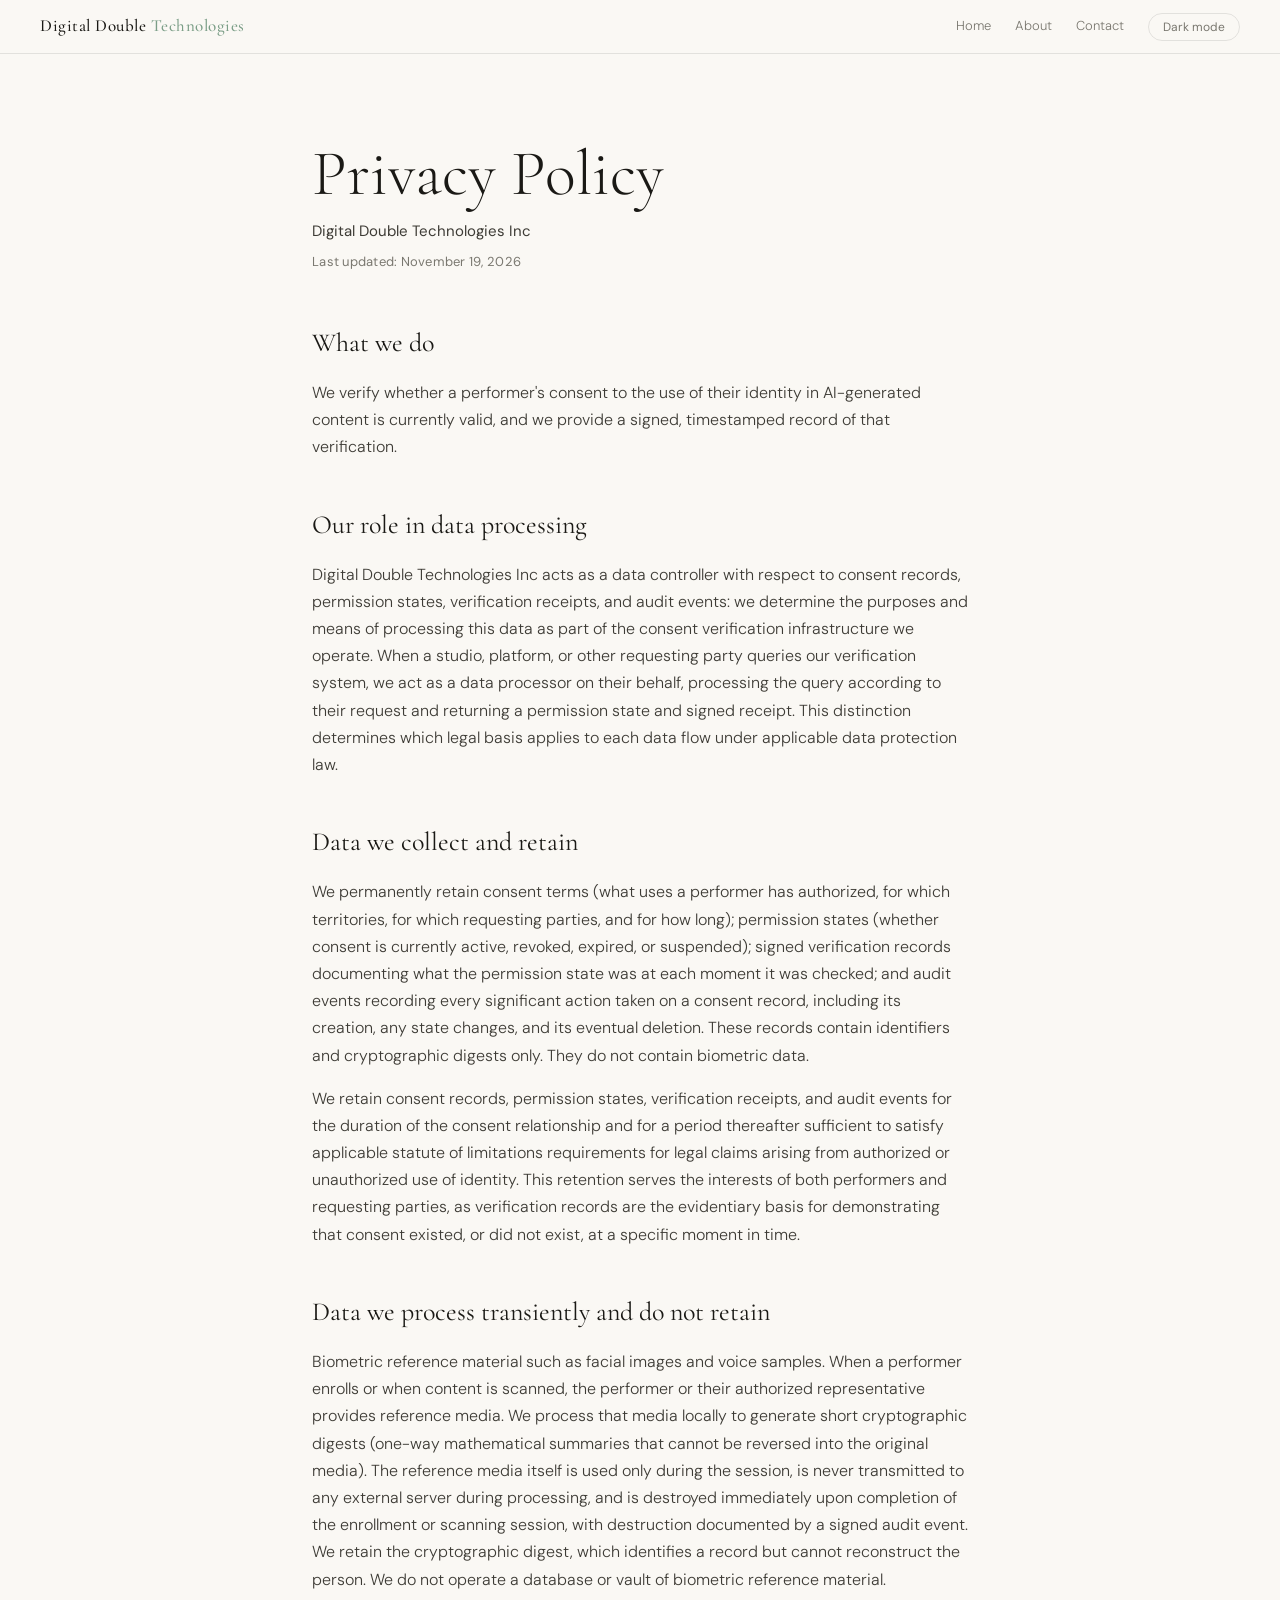
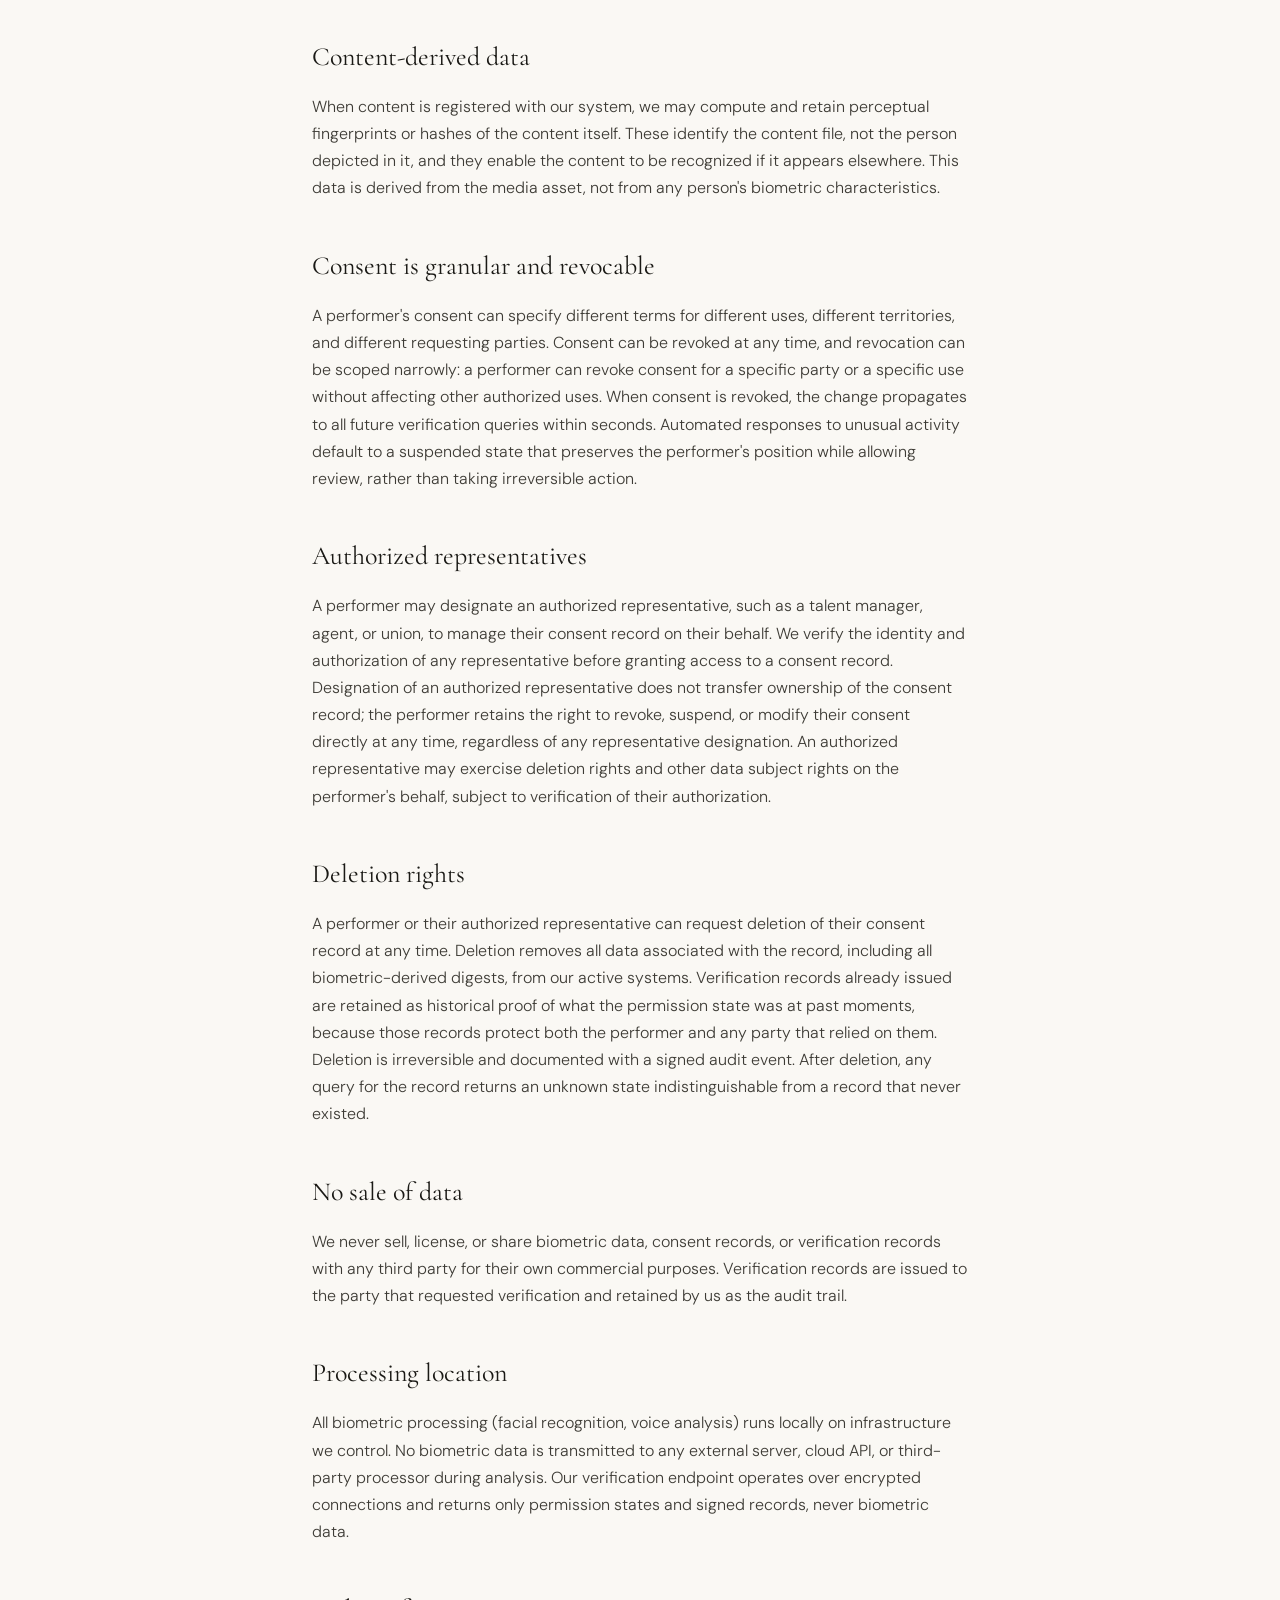
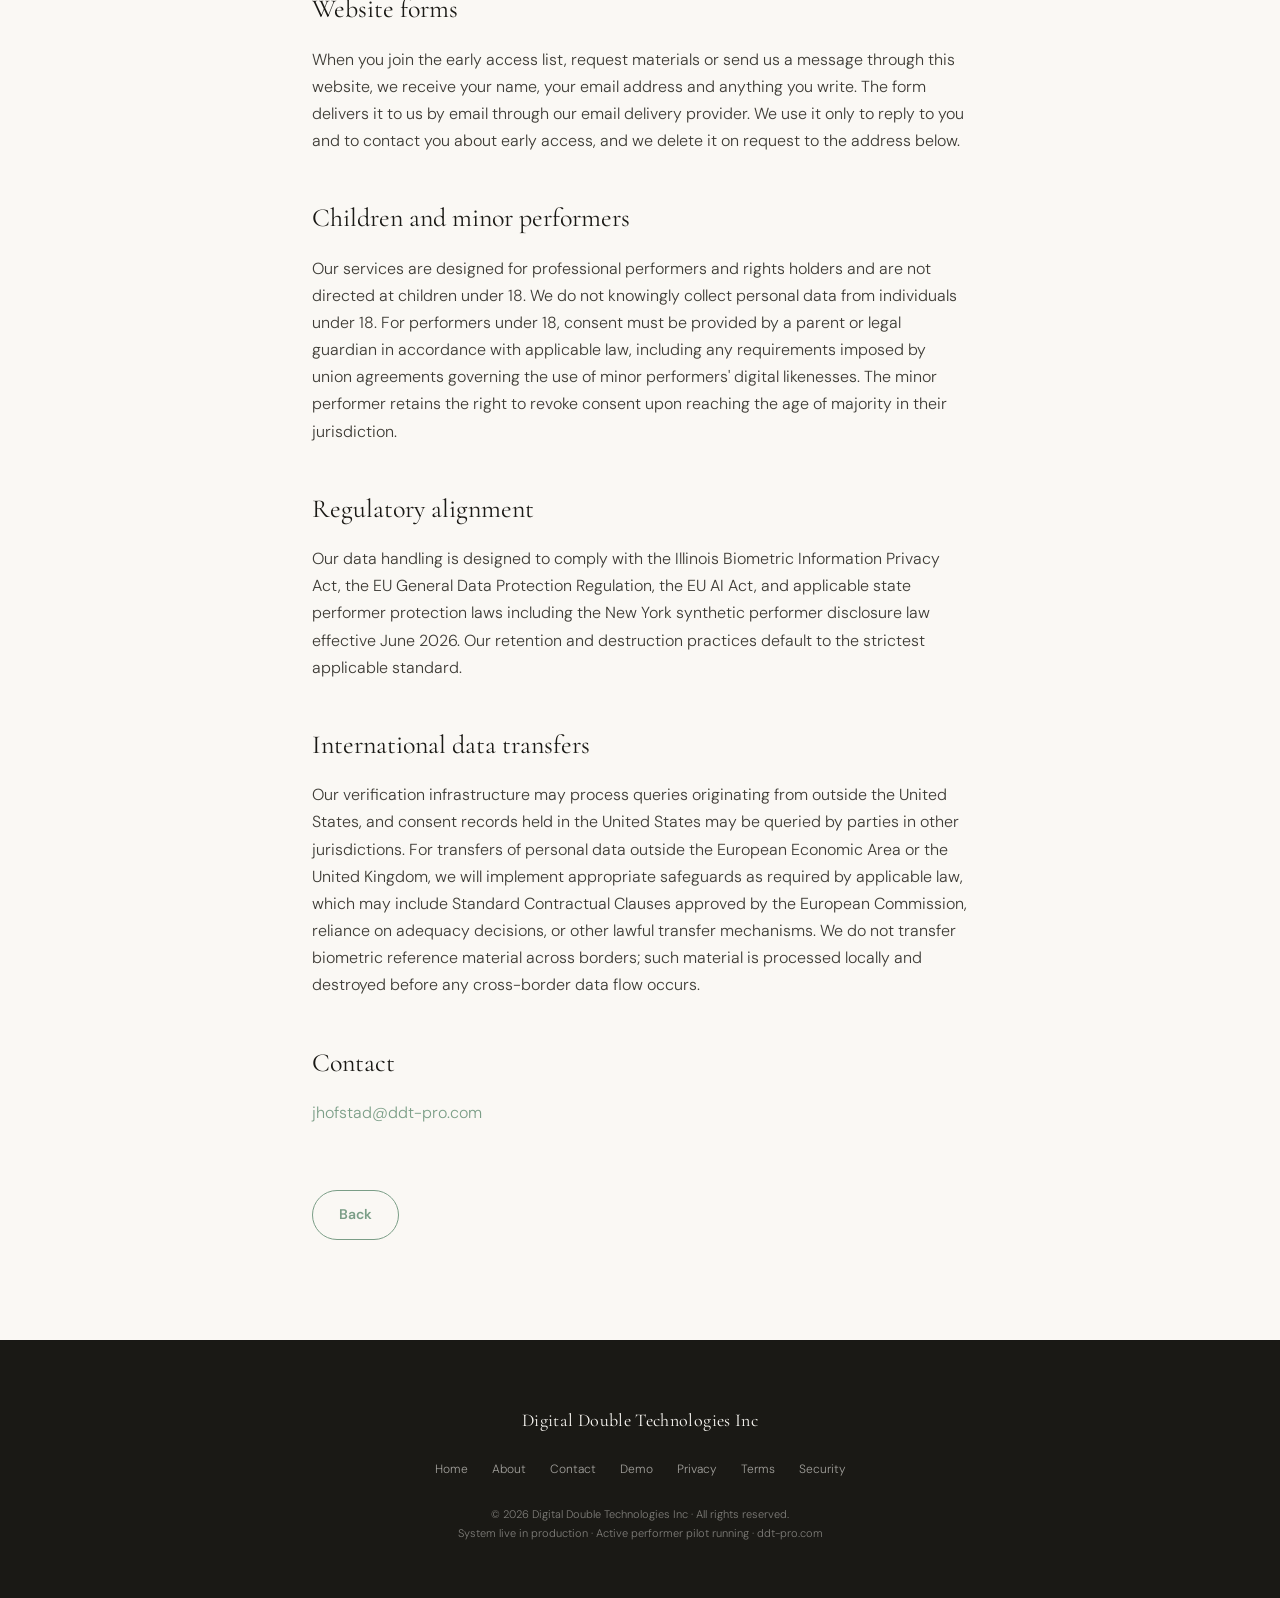
<file: privacy.html>
<!DOCTYPE html>
<html lang="en">
<head>
<meta charset="UTF-8">
<meta name="viewport" content="width=device-width, initial-scale=1.0">
<title>Privacy Policy · Digital Double Technologies Inc</title>
<link rel="preconnect" href="https://fonts.googleapis.com">
<link href="https://fonts.googleapis.com/css2?family=Cormorant+Garamond:ital,wght@0,300;0,400;0,500;1,300;1,400&family=DM+Sans:wght@300;400;500&display=swap" rel="stylesheet">
<link rel="stylesheet" href="ddt.css">
<style>
:root{
  --cream:#FAF8F4;--warm:#F5F2EC;--ink:#1A1915;--ink-soft:#3D3B35;--ink-muted:#7A7870;
  --sage:#7B9E87;--border:rgba(26,25,21,0.1);
}
[data-theme=dark]{
  --cream:#141412;--warm:#1C1B18;--ink:#F0EDE6;--ink-soft:#C8C4BB;--ink-muted:#6A6860;
  --border:rgba(240,237,230,0.1);
}
*,*::before,*::after{box-sizing:border-box;margin:0;padding:0}
body{font-family:'DM Sans',sans-serif;background:var(--cream);color:var(--ink);transition:background .4s,color .4s;min-height:100vh;line-height:1.7}
nav{position:fixed;top:0;left:0;right:0;z-index:100;padding:18px 40px;display:flex;align-items:center;justify-content:space-between;background:rgba(250,248,244,.93);backdrop-filter:blur(14px);border-bottom:1px solid var(--border)}
[data-theme=dark] nav{background:rgba(20,20,18,.93)}
.logo{font-family:'Cormorant Garamond',serif;font-size:18px;font-weight:500;letter-spacing:.03em;color:var(--ink);text-decoration:none}
.logo span{color:var(--sage)}
.tbtn{background:none;border:1px solid var(--border);border-radius:100px;padding:5px 14px;font-size:12px;font-family:'DM Sans',sans-serif;color:var(--ink-muted);cursor:pointer;transition:all .2s}
.tbtn:hover{border-color:var(--sage);color:var(--sage)}
main{max-width:720px;margin:0 auto;padding:140px 32px 100px}
h1{font-family:'Cormorant Garamond',serif;font-size:clamp(40px,6vw,64px);font-weight:300;line-height:1.05;margin-bottom:12px}
.entity{font-size:15px;color:var(--ink-soft);margin-bottom:6px}
.updated{font-size:13px;color:var(--ink-muted);margin-bottom:48px;letter-spacing:.02em}
h2{font-family:'Cormorant Garamond',serif;font-size:26px;font-weight:400;color:var(--ink);margin:42px 0 14px}
p{font-size:16px;font-weight:300;color:var(--ink-soft);margin-bottom:16px}
ul{margin:0 0 16px 22px}
li{font-size:16px;font-weight:300;color:var(--ink-soft);margin-bottom:8px}
a{color:var(--sage);text-decoration:none;border-bottom:1px solid transparent;transition:border-color .2s}
a:hover{border-bottom-color:var(--sage)}
.back{display:inline-block;margin-top:48px;padding:12px 24px;border:1px solid var(--border);border-radius:100px;font-size:14px;color:var(--ink-soft);transition:all .2s}
.back:hover{border-color:var(--sage);color:var(--sage)}
</style>
<!-- Privacy-friendly analytics by Plausible -->
<script async src="https://plausible.io/js/pa-Q-pu5Sv0vzVdauj79unNj.js"></script>
<script>window.plausible=window.plausible||function(){(plausible.q=plausible.q||[]).push(arguments)},plausible.init=plausible.init||function(i){plausible.o=i||{}};plausible.init()</script>
</head>
<body>
<nav class="ddt-nav">
  <a href="index.html" class="ddt-nav-logo">Digital Double <span>Technologies</span></a>
  <div class="ddt-nav-links">
    <a href="index.html">Home</a>
    <a href="about.html">About</a>
    <a href="about.html#contact">Contact</a>
    <button class="tbtn ddt-theme-btn" onclick="ddtTheme()" aria-label="Toggle dark mode"></button>
  </div>
</nav>
<main>
  <h1>Privacy Policy</h1>
  <div class="entity">Digital Double Technologies Inc</div>
  <div class="updated">Last updated: November 19, 2026</div>

  <h2>What we do</h2>
  <p>We verify whether a performer's consent to the use of their identity in AI-generated content is currently valid, and we provide a signed, timestamped record of that verification.</p>

  <h2>Our role in data processing</h2>
  <p>Digital Double Technologies Inc acts as a data controller with respect to consent records, permission states, verification receipts, and audit events: we determine the purposes and means of processing this data as part of the consent verification infrastructure we operate. When a studio, platform, or other requesting party queries our verification system, we act as a data processor on their behalf, processing the query according to their request and returning a permission state and signed receipt. This distinction determines which legal basis applies to each data flow under applicable data protection law.</p>

  <h2>Data we collect and retain</h2>
  <p>We permanently retain consent terms (what uses a performer has authorized, for which territories, for which requesting parties, and for how long); permission states (whether consent is currently active, revoked, expired, or suspended); signed verification records documenting what the permission state was at each moment it was checked; and audit events recording every significant action taken on a consent record, including its creation, any state changes, and its eventual deletion. These records contain identifiers and cryptographic digests only. They do not contain biometric data.</p>
  <p>We retain consent records, permission states, verification receipts, and audit events for the duration of the consent relationship and for a period thereafter sufficient to satisfy applicable statute of limitations requirements for legal claims arising from authorized or unauthorized use of identity. This retention serves the interests of both performers and requesting parties, as verification records are the evidentiary basis for demonstrating that consent existed, or did not exist, at a specific moment in time.</p>

  <h2>Data we process transiently and do not retain</h2>
  <p>Biometric reference material such as facial images and voice samples. When a performer enrolls or when content is scanned, the performer or their authorized representative provides reference media. We process that media locally to generate short cryptographic digests (one-way mathematical summaries that cannot be reversed into the original media). The reference media itself is used only during the session, is never transmitted to any external server during processing, and is destroyed immediately upon completion of the enrollment or scanning session, with destruction documented by a signed audit event. We retain the cryptographic digest, which identifies a record but cannot reconstruct the person. We do not operate a database or vault of biometric reference material.</p>

  <h2>Content-derived data</h2>
  <p>When content is registered with our system, we may compute and retain perceptual fingerprints or hashes of the content itself. These identify the content file, not the person depicted in it, and they enable the content to be recognized if it appears elsewhere. This data is derived from the media asset, not from any person's biometric characteristics.</p>

  <h2>Consent is granular and revocable</h2>
  <p>A performer's consent can specify different terms for different uses, different territories, and different requesting parties. Consent can be revoked at any time, and revocation can be scoped narrowly: a performer can revoke consent for a specific party or a specific use without affecting other authorized uses. When consent is revoked, the change propagates to all future verification queries within seconds. Automated responses to unusual activity default to a suspended state that preserves the performer's position while allowing review, rather than taking irreversible action.</p>

  <h2>Authorized representatives</h2>
  <p>A performer may designate an authorized representative, such as a talent manager, agent, or union, to manage their consent record on their behalf. We verify the identity and authorization of any representative before granting access to a consent record. Designation of an authorized representative does not transfer ownership of the consent record; the performer retains the right to revoke, suspend, or modify their consent directly at any time, regardless of any representative designation. An authorized representative may exercise deletion rights and other data subject rights on the performer's behalf, subject to verification of their authorization.</p>

  <h2>Deletion rights</h2>
  <p>A performer or their authorized representative can request deletion of their consent record at any time. Deletion removes all data associated with the record, including all biometric-derived digests, from our active systems. Verification records already issued are retained as historical proof of what the permission state was at past moments, because those records protect both the performer and any party that relied on them. Deletion is irreversible and documented with a signed audit event. After deletion, any query for the record returns an unknown state indistinguishable from a record that never existed.</p>

  <h2>No sale of data</h2>
  <p>We never sell, license, or share biometric data, consent records, or verification records with any third party for their own commercial purposes. Verification records are issued to the party that requested verification and retained by us as the audit trail.</p>

  <h2>Processing location</h2>
  <p>All biometric processing (facial recognition, voice analysis) runs locally on infrastructure we control. No biometric data is transmitted to any external server, cloud API, or third-party processor during analysis. Our verification endpoint operates over encrypted connections and returns only permission states and signed records, never biometric data.</p>

  <h2>Website forms</h2>
  <p>When you join the early access list, request materials or send us a message through this website, we receive your name, your email address and anything you write. The form delivers it to us by email through our email delivery provider. We use it only to reply to you and to contact you about early access, and we delete it on request to the address below.</p>

  <h2>Children and minor performers</h2>
  <p>Our services are designed for professional performers and rights holders and are not directed at children under 18. We do not knowingly collect personal data from individuals under 18. For performers under 18, consent must be provided by a parent or legal guardian in accordance with applicable law, including any requirements imposed by union agreements governing the use of minor performers' digital likenesses. The minor performer retains the right to revoke consent upon reaching the age of majority in their jurisdiction.</p>

  <h2>Regulatory alignment</h2>
  <p>Our data handling is designed to comply with the Illinois Biometric Information Privacy Act, the EU General Data Protection Regulation, the EU AI Act, and applicable state performer protection laws including the New York synthetic performer disclosure law effective June 2026. Our retention and destruction practices default to the strictest applicable standard.</p>

  <h2>International data transfers</h2>
  <p>Our verification infrastructure may process queries originating from outside the United States, and consent records held in the United States may be queried by parties in other jurisdictions. For transfers of personal data outside the European Economic Area or the United Kingdom, we will implement appropriate safeguards as required by applicable law, which may include Standard Contractual Clauses approved by the European Commission, reliance on adequacy decisions, or other lawful transfer mechanisms. We do not transfer biometric reference material across borders; such material is processed locally and destroyed before any cross-border data flow occurs.</p>

  <h2>Contact</h2>
  <p><a href="mailto:jhofstad@ddt-pro.com">jhofstad@ddt-pro.com</a></p>

  <a href="/" class="ddt-btn-secondary" style="margin-top:48px">Back</a>
</main>
<footer class="ddt-footer">
  <div class="ddt-footer-logo">Digital Double Technologies Inc</div>
  <div class="ddt-footer-links">
    <a href="index.html">Home</a>
    <a href="about.html">About</a>
    <a href="about.html#contact">Contact</a>
    <a href="performer.html#demo">Demo</a>
    <a href="/privacy">Privacy</a>
    <a href="/terms">Terms</a>
    <a href="/security.html">Security</a>
  </div>
  <p class="ddt-footer-status">&copy; 2026 Digital Double Technologies Inc · All rights reserved.<br>System live in production · Active performer pilot running · ddt-pro.com</p>
</footer>
<script>
function ddtTheme(){var r=document.documentElement,n=r.getAttribute('data-theme')==='dark'?'light':'dark';r.setAttribute('data-theme',n);localStorage.setItem('ddt-theme',n);}
if(localStorage.getItem('ddt-theme')==='dark')document.documentElement.setAttribute('data-theme','dark');
</script>
</body>
</html>
</file>
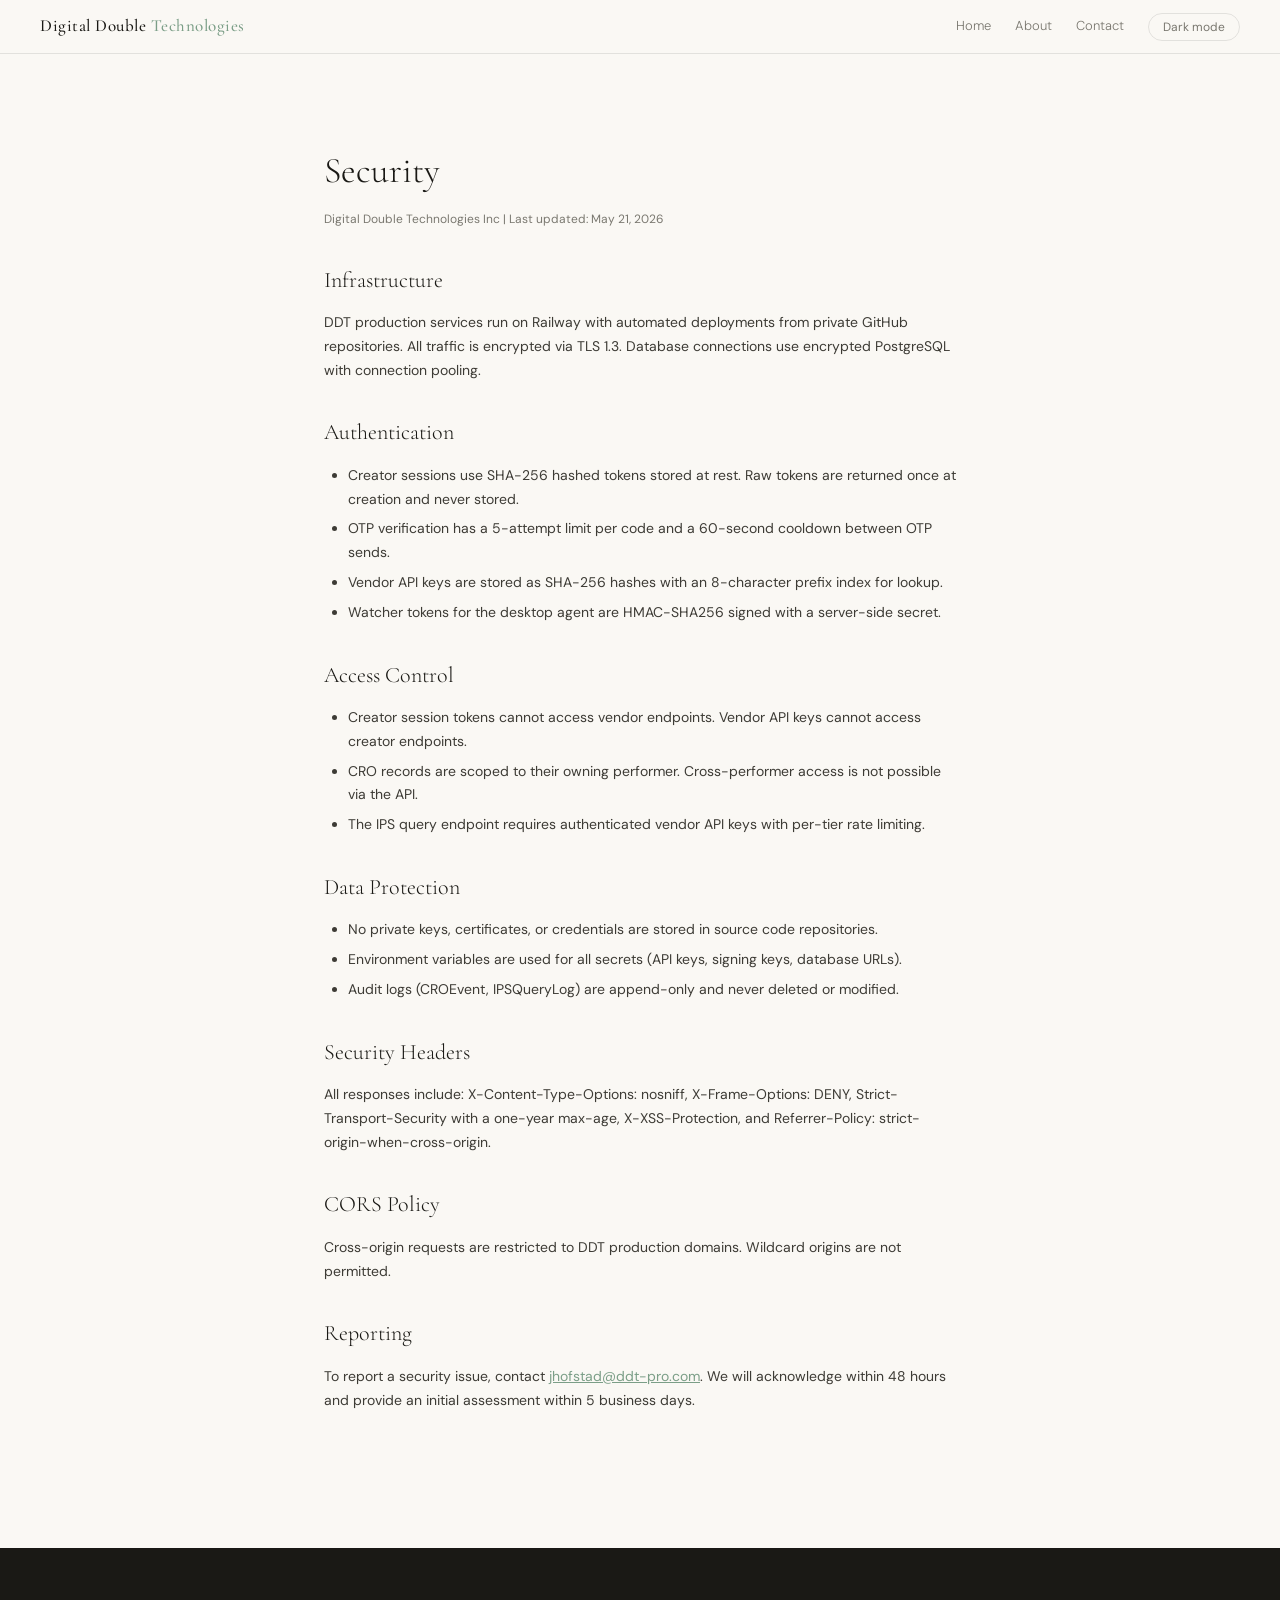
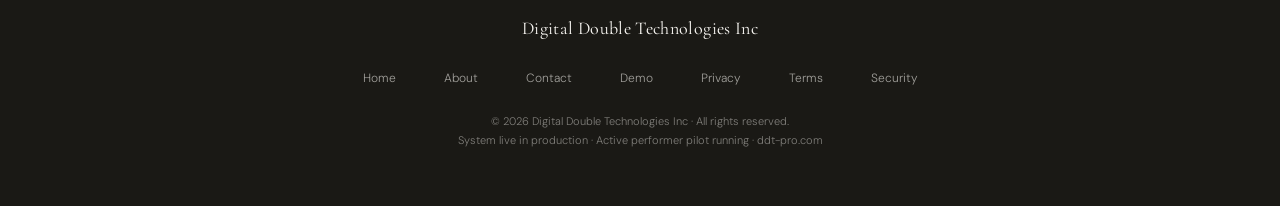
<file: security.html>
<!DOCTYPE html>
<html lang="en">
<head>
<meta charset="UTF-8">
<meta name="viewport" content="width=device-width, initial-scale=1.0">
<title>Security · Digital Double Technologies</title>
<link rel="preconnect" href="https://fonts.googleapis.com">
<link href="https://fonts.googleapis.com/css2?family=Cormorant+Garamond:ital,wght@0,300;0,400;0,500;1,300;1,400&family=DM+Sans:wght@300;400;500&display=swap" rel="stylesheet">
<link rel="stylesheet" href="ddt.css">
<style>
:root{--cream:#FAF8F4;--warm:#F5F2EC;--ink:#1A1915;--ink-soft:#3D3B35;--ink-muted:#7A7870;--sage:#7B9E87;--border:rgba(26,25,21,0.1)}
[data-theme=dark]{--cream:#141412;--warm:#1C1B18;--ink:#F0EDE6;--ink-soft:#C8C4BB;--ink-muted:#6A6860;--border:rgba(240,237,230,0.1)}
*,*::before,*::after{box-sizing:border-box;margin:0;padding:0}
body{font-family:'DM Sans',sans-serif;background:var(--cream);color:var(--ink);min-height:100vh;line-height:1.7}
.wrap{max-width:680px;margin:0 auto;padding:140px 24px 60px}
h1{font-family:'Cormorant Garamond',Georgia,serif;font-size:36px;font-weight:300;margin-bottom:8px}
h2{font-family:'Cormorant Garamond',Georgia,serif;font-size:22px;font-weight:300;margin:32px 0 12px;color:var(--ink)}
p{font-size:14px;color:var(--ink-soft);margin-bottom:16px}
ul{font-size:14px;color:var(--ink-soft);margin:0 0 16px 24px}
li{margin-bottom:6px}
.meta{font-size:12px;color:var(--ink-muted);margin-bottom:32px}
a{color:var(--sage)}
footer{text-align:center;padding:32px;border-top:1px solid var(--border);font-size:12px;color:var(--ink-muted);margin-top:60px}
footer a{color:var(--ink-muted);margin:0 12px;text-decoration:none}
</style>
<!-- Privacy-friendly analytics by Plausible -->
<script async src="https://plausible.io/js/pa-Q-pu5Sv0vzVdauj79unNj.js"></script>
<script>window.plausible=window.plausible||function(){(plausible.q=plausible.q||[]).push(arguments)},plausible.init=plausible.init||function(i){plausible.o=i||{}};plausible.init()</script>
</head>
<body>
<nav class="ddt-nav">
  <a href="index.html" class="ddt-nav-logo">Digital Double <span>Technologies</span></a>
  <div class="ddt-nav-links">
    <a href="index.html">Home</a>
    <a href="about.html">About</a>
    <a href="about.html#contact">Contact</a>
    <button class="tbtn ddt-theme-btn" onclick="ddtTheme()" aria-label="Toggle dark mode"></button>
  </div>
</nav>
<div class="wrap">
<h1>Security</h1>
<div class="meta">Digital Double Technologies Inc | Last updated: May 21, 2026</div>

<h2>Infrastructure</h2>
<p>DDT production services run on Railway with automated deployments from private GitHub repositories. All traffic is encrypted via TLS 1.3. Database connections use encrypted PostgreSQL with connection pooling.</p>

<h2>Authentication</h2>
<ul>
<li>Creator sessions use SHA-256 hashed tokens stored at rest. Raw tokens are returned once at creation and never stored.</li>
<li>OTP verification has a 5-attempt limit per code and a 60-second cooldown between OTP sends.</li>
<li>Vendor API keys are stored as SHA-256 hashes with an 8-character prefix index for lookup.</li>
<li>Watcher tokens for the desktop agent are HMAC-SHA256 signed with a server-side secret.</li>
</ul>

<h2>Access Control</h2>
<ul>
<li>Creator session tokens cannot access vendor endpoints. Vendor API keys cannot access creator endpoints.</li>
<li>CRO records are scoped to their owning performer. Cross-performer access is not possible via the API.</li>
<li>The IPS query endpoint requires authenticated vendor API keys with per-tier rate limiting.</li>
</ul>

<h2>Data Protection</h2>
<ul>
<li>No private keys, certificates, or credentials are stored in source code repositories.</li>
<li>Environment variables are used for all secrets (API keys, signing keys, database URLs).</li>
<li>Audit logs (CROEvent, IPSQueryLog) are append-only and never deleted or modified.</li>
</ul>

<h2>Security Headers</h2>
<p>All responses include: X-Content-Type-Options: nosniff, X-Frame-Options: DENY, Strict-Transport-Security with a one-year max-age, X-XSS-Protection, and Referrer-Policy: strict-origin-when-cross-origin.</p>

<h2>CORS Policy</h2>
<p>Cross-origin requests are restricted to DDT production domains. Wildcard origins are not permitted.</p>

<h2>Reporting</h2>
<p>To report a security issue, contact <a href="mailto:jhofstad@ddt-pro.com">jhofstad@ddt-pro.com</a>. We will acknowledge within 48 hours and provide an initial assessment within 5 business days.</p>

</div>
<footer class="ddt-footer">
  <div class="ddt-footer-logo">Digital Double Technologies Inc</div>
  <div class="ddt-footer-links">
    <a href="index.html">Home</a>
    <a href="about.html">About</a>
    <a href="about.html#contact">Contact</a>
    <a href="performer.html#demo">Demo</a>
    <a href="/privacy">Privacy</a>
    <a href="/terms">Terms</a>
    <a href="/security.html">Security</a>
  </div>
  <p class="ddt-footer-status">&copy; 2026 Digital Double Technologies Inc · All rights reserved.<br>System live in production · Active performer pilot running · ddt-pro.com</p>
</footer>
<script>
function ddtTheme(){var r=document.documentElement,n=r.getAttribute('data-theme')==='dark'?'light':'dark';r.setAttribute('data-theme',n);localStorage.setItem('ddt-theme',n);}
if(localStorage.getItem('ddt-theme')==='dark')document.documentElement.setAttribute('data-theme','dark');
</script>
</body>
</html>
</file>
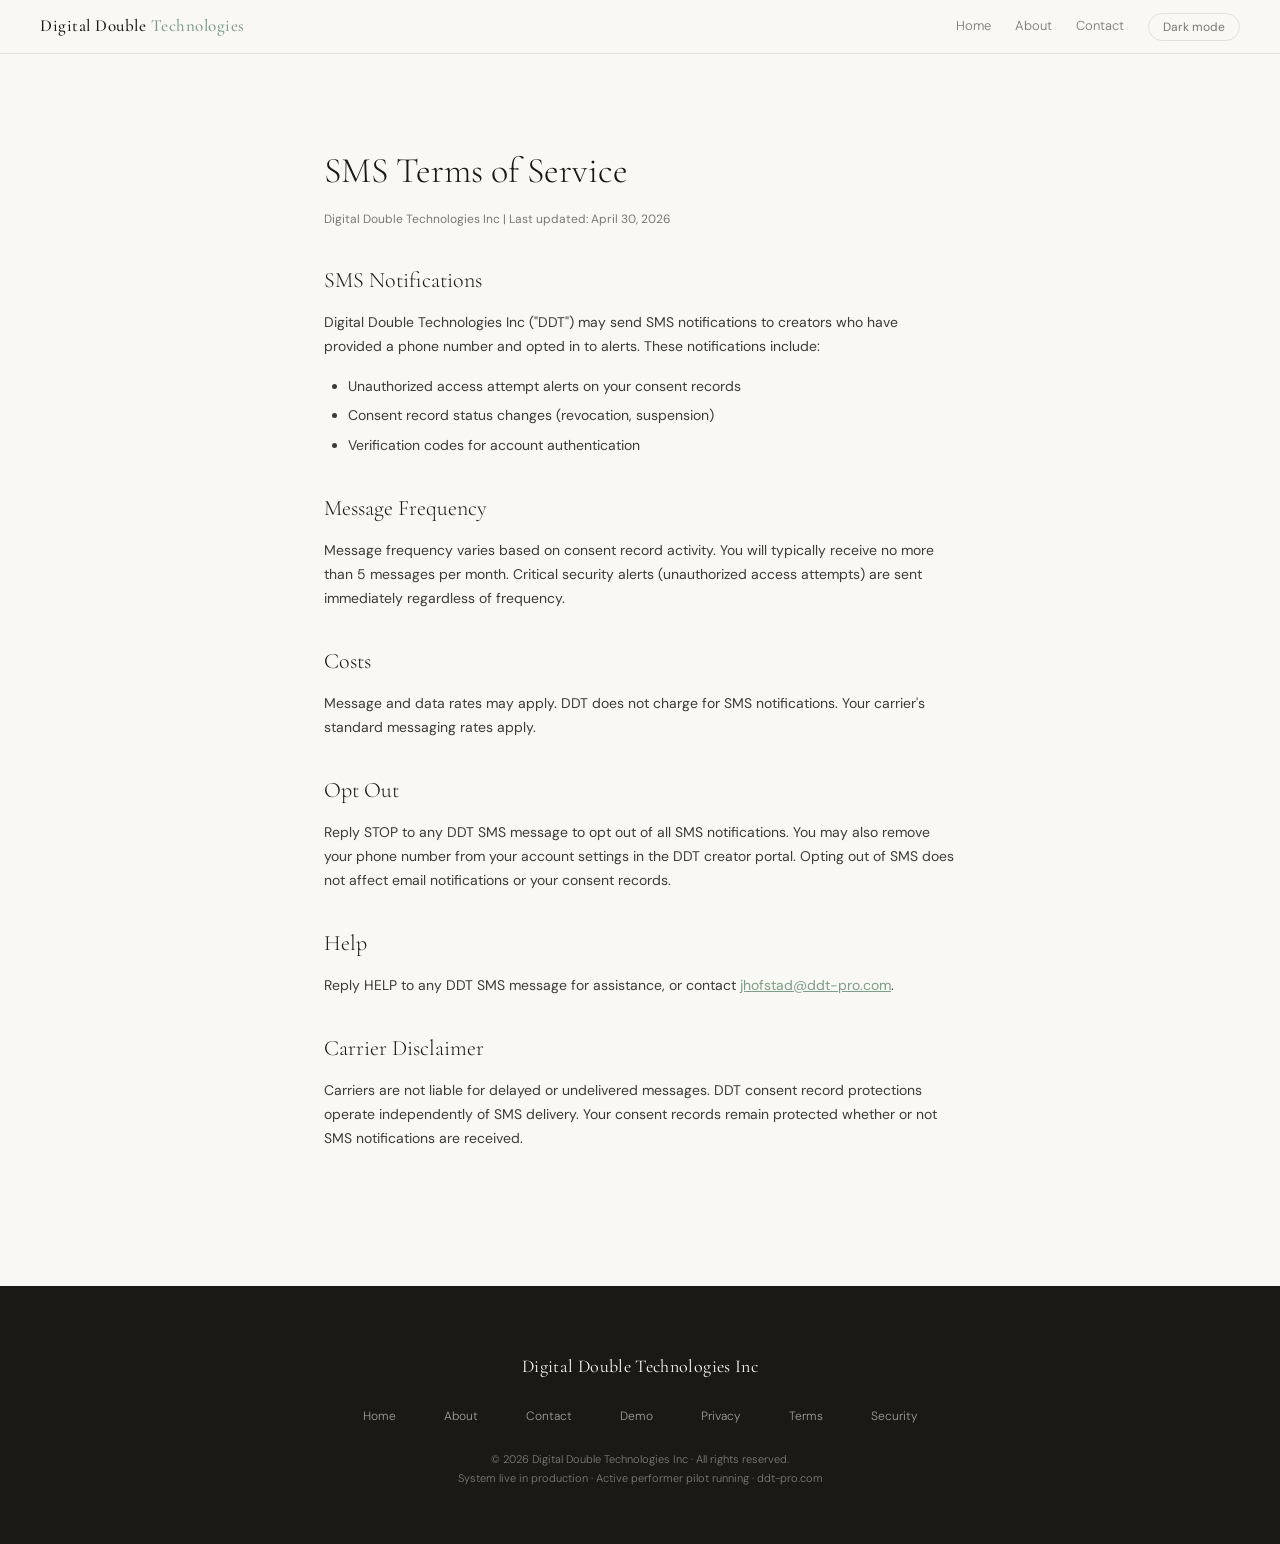
<file: sms-terms.html>
<!DOCTYPE html>
<html lang="en">
<head>
<meta charset="UTF-8">
<meta name="viewport" content="width=device-width, initial-scale=1.0">
<title>SMS Terms · Digital Double Technologies</title>
<link rel="preconnect" href="https://fonts.googleapis.com">
<link href="https://fonts.googleapis.com/css2?family=Cormorant+Garamond:ital,wght@0,300;0,400;0,500;1,300;1,400&family=DM+Sans:wght@300;400;500&display=swap" rel="stylesheet">
<link rel="stylesheet" href="ddt.css">
<style>
*,*::before,*::after{box-sizing:border-box;margin:0;padding:0}
body{font-family:'DM Sans',sans-serif;background:var(--cream);color:var(--ink);min-height:100vh;line-height:1.7}
.wrap{max-width:680px;margin:0 auto;padding:140px 24px 60px}
h1{font-family:'Cormorant Garamond',Georgia,serif;font-size:36px;font-weight:300;margin-bottom:8px}
h2{font-family:'Cormorant Garamond',Georgia,serif;font-size:22px;font-weight:300;margin:32px 0 12px}
p{font-size:14px;color:var(--ink-soft);margin-bottom:16px}
ul{font-size:14px;color:var(--ink-soft);margin:0 0 16px 24px}
li{margin-bottom:6px}
.meta{font-size:12px;color:var(--ink-muted);margin-bottom:32px}
a{color:var(--sage)}
footer{text-align:center;padding:32px;border-top:1px solid var(--border);font-size:12px;color:var(--ink-muted);margin-top:60px}
footer a{color:var(--ink-muted);margin:0 12px;text-decoration:none}
</style>
<!-- Privacy-friendly analytics by Plausible -->
<script async src="https://plausible.io/js/pa-Q-pu5Sv0vzVdauj79unNj.js"></script>
<script>window.plausible=window.plausible||function(){(plausible.q=plausible.q||[]).push(arguments)},plausible.init=plausible.init||function(i){plausible.o=i||{}};plausible.init()</script>
</head>
<body>
<nav class="ddt-nav">
  <a href="index.html" class="ddt-nav-logo">Digital Double <span>Technologies</span></a>
  <div class="ddt-nav-links">
    <a href="index.html">Home</a>
    <a href="about.html">About</a>
    <a href="about.html#contact">Contact</a>
    <button class="tbtn ddt-theme-btn" onclick="ddtTheme()" aria-label="Toggle dark mode"></button>
  </div>
</nav>
<div class="wrap">
<h1>SMS Terms of Service</h1>
<div class="meta">Digital Double Technologies Inc | Last updated: April 30, 2026</div>

<h2>SMS Notifications</h2>
<p>Digital Double Technologies Inc ("DDT") may send SMS notifications to creators who have provided a phone number and opted in to alerts. These notifications include:</p>
<ul>
<li>Unauthorized access attempt alerts on your consent records</li>
<li>Consent record status changes (revocation, suspension)</li>
<li>Verification codes for account authentication</li>
</ul>

<h2>Message Frequency</h2>
<p>Message frequency varies based on consent record activity. You will typically receive no more than 5 messages per month. Critical security alerts (unauthorized access attempts) are sent immediately regardless of frequency.</p>

<h2>Costs</h2>
<p>Message and data rates may apply. DDT does not charge for SMS notifications. Your carrier's standard messaging rates apply.</p>

<h2>Opt Out</h2>
<p>Reply STOP to any DDT SMS message to opt out of all SMS notifications. You may also remove your phone number from your account settings in the DDT creator portal. Opting out of SMS does not affect email notifications or your consent records.</p>

<h2>Help</h2>
<p>Reply HELP to any DDT SMS message for assistance, or contact <a href="mailto:jhofstad@ddt-pro.com">jhofstad@ddt-pro.com</a>.</p>

<h2>Carrier Disclaimer</h2>
<p>Carriers are not liable for delayed or undelivered messages. DDT consent record protections operate independently of SMS delivery. Your consent records remain protected whether or not SMS notifications are received.</p>

</div>
<footer class="ddt-footer">
  <div class="ddt-footer-logo">Digital Double Technologies Inc</div>
  <div class="ddt-footer-links">
    <a href="index.html">Home</a>
    <a href="about.html">About</a>
    <a href="about.html#contact">Contact</a>
    <a href="performer.html#demo">Demo</a>
    <a href="/privacy">Privacy</a>
    <a href="/terms">Terms</a>
    <a href="/security.html">Security</a>
  </div>
  <p class="ddt-footer-status">&copy; 2026 Digital Double Technologies Inc · All rights reserved.<br>System live in production · Active performer pilot running · ddt-pro.com</p>
</footer>
<script>
function ddtTheme(){var r=document.documentElement,n=r.getAttribute('data-theme')==='dark'?'light':'dark';r.setAttribute('data-theme',n);localStorage.setItem('ddt-theme',n);}
if(localStorage.getItem('ddt-theme')==='dark')document.documentElement.setAttribute('data-theme','dark');
</script>
</body>
</html>
</file>
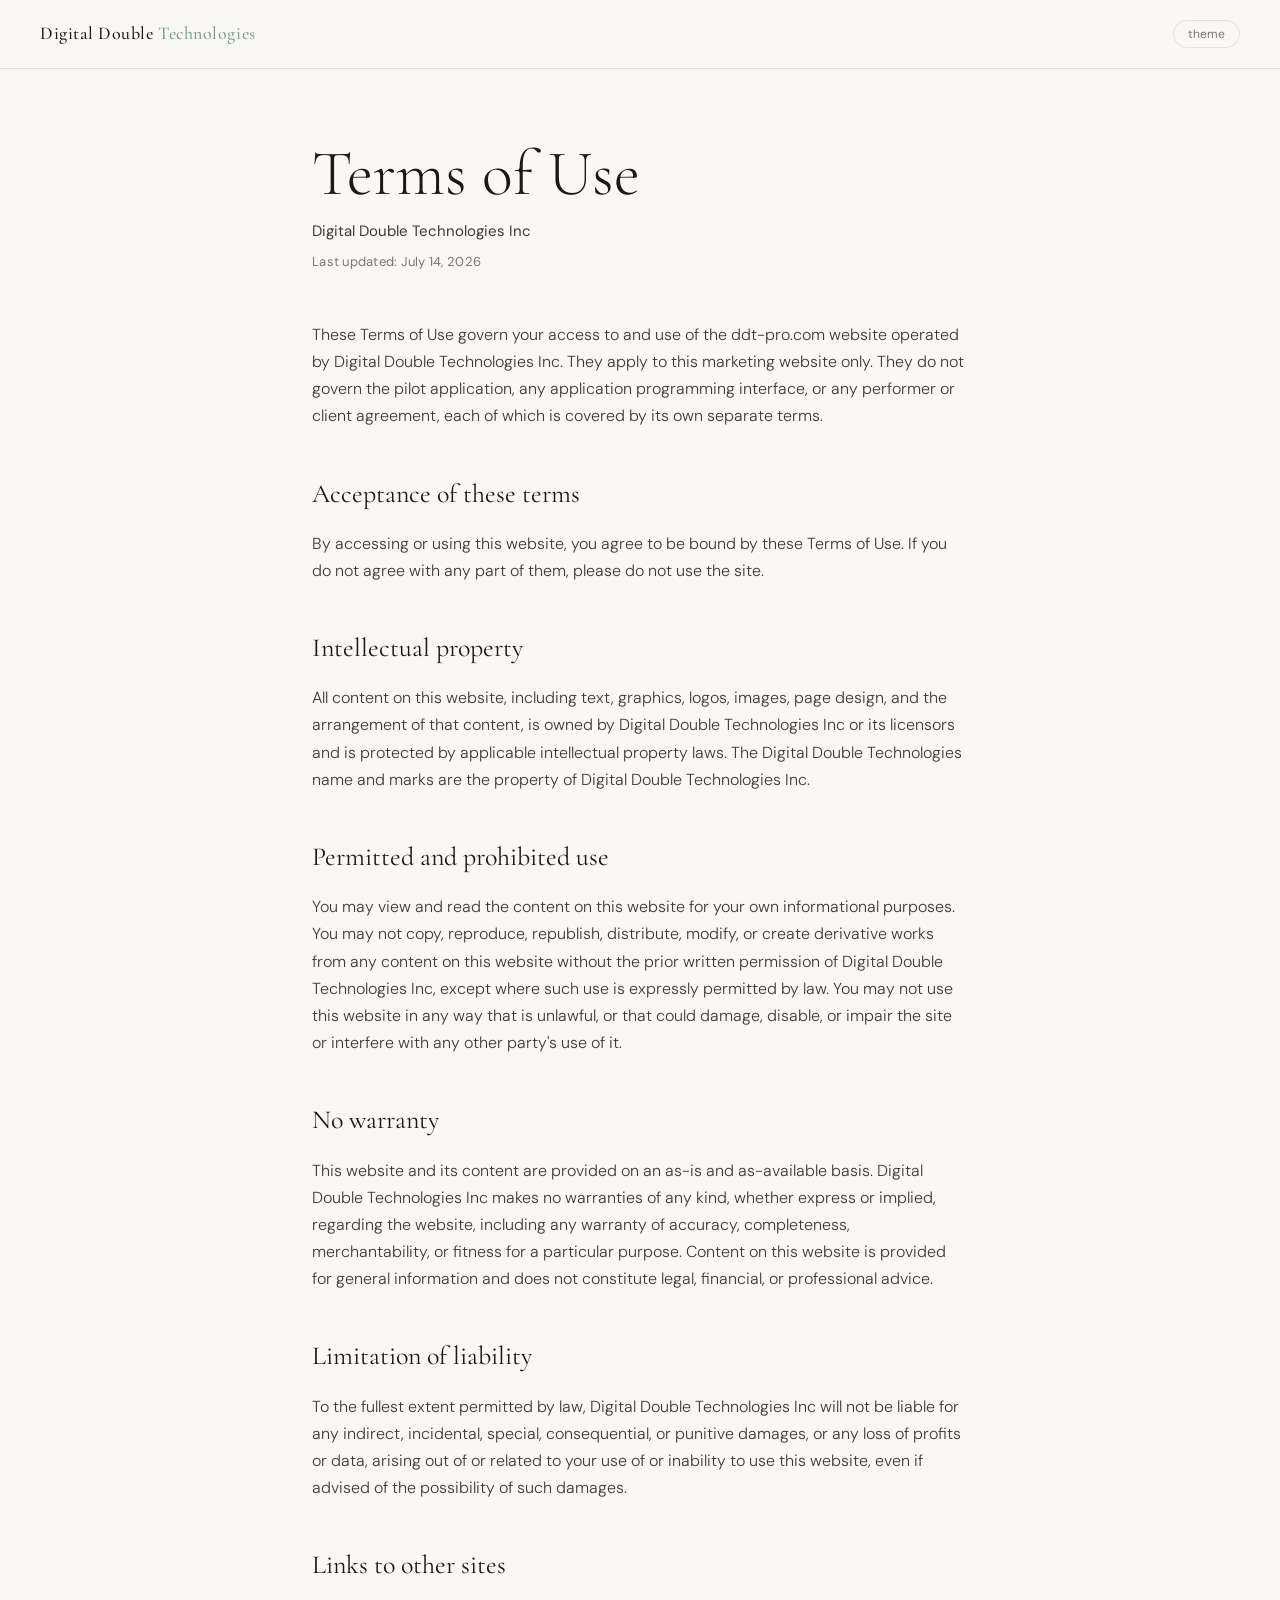
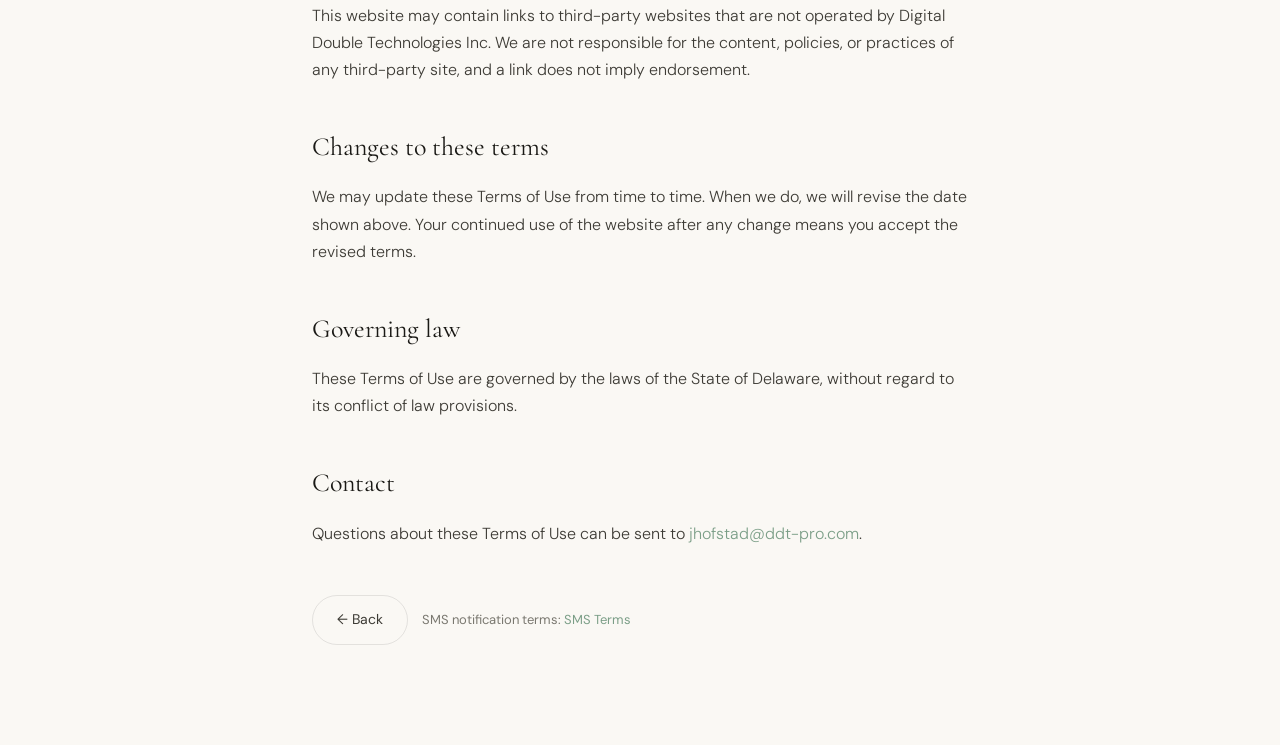
<file: terms-of-use.html>
<!DOCTYPE html>
<html lang="en">
<head>
<meta charset="UTF-8">
<meta name="viewport" content="width=device-width, initial-scale=1.0">
<title>Terms of Use · Digital Double Technologies Inc</title>
<link rel="preconnect" href="https://fonts.googleapis.com">
<link href="https://fonts.googleapis.com/css2?family=Cormorant+Garamond:ital,wght@0,300;0,400;0,500;1,300;1,400&family=DM+Sans:wght@300;400;500&display=swap" rel="stylesheet">
<style>
:root{
  --cream:#FAF8F4;--warm:#F5F2EC;--ink:#1A1915;--ink-soft:#3D3B35;--ink-muted:#7A7870;
  --sage:#7B9E87;--border:rgba(26,25,21,0.1);
}
[data-theme=dark]{
  --cream:#141412;--warm:#1C1B18;--ink:#F0EDE6;--ink-soft:#C8C4BB;--ink-muted:#6A6860;
  --border:rgba(240,237,230,0.1);
}
*,*::before,*::after{box-sizing:border-box;margin:0;padding:0}
body{font-family:'DM Sans',sans-serif;background:var(--cream);color:var(--ink);transition:background .4s,color .4s;min-height:100vh;line-height:1.7}
nav{position:fixed;top:0;left:0;right:0;z-index:100;padding:18px 40px;display:flex;align-items:center;justify-content:space-between;background:rgba(250,248,244,.93);backdrop-filter:blur(14px);border-bottom:1px solid var(--border)}
[data-theme=dark] nav{background:rgba(20,20,18,.93)}
.logo{font-family:'Cormorant Garamond',serif;font-size:18px;font-weight:500;letter-spacing:.03em;color:var(--ink);text-decoration:none}
.logo span{color:var(--sage)}
.tbtn{background:none;border:1px solid var(--border);border-radius:100px;padding:5px 14px;font-size:12px;font-family:'DM Sans',sans-serif;color:var(--ink-muted);cursor:pointer;transition:all .2s}
.tbtn:hover{border-color:var(--sage);color:var(--sage)}
main{max-width:720px;margin:0 auto;padding:140px 32px 100px}
h1{font-family:'Cormorant Garamond',serif;font-size:clamp(40px,6vw,64px);font-weight:300;line-height:1.05;margin-bottom:12px}
.entity{font-size:15px;color:var(--ink-soft);margin-bottom:6px}
.updated{font-size:13px;color:var(--ink-muted);margin-bottom:48px;letter-spacing:.02em}
h2{font-family:'Cormorant Garamond',serif;font-size:26px;font-weight:400;color:var(--ink);margin:42px 0 14px}
p{font-size:16px;font-weight:300;color:var(--ink-soft);margin-bottom:16px}
a{color:var(--sage);text-decoration:none;border-bottom:1px solid transparent;transition:border-color .2s}
a:hover{border-bottom-color:var(--sage)}
.foot-links{margin-top:48px;display:flex;gap:14px;flex-wrap:wrap;align-items:center}
.back{display:inline-block;padding:12px 24px;border:1px solid var(--border);border-radius:100px;font-size:14px;color:var(--ink-soft);transition:all .2s}
.back:hover{border-color:var(--sage);color:var(--sage)}
.foot-links .alt{font-size:13px;color:var(--ink-muted)}
</style>
<!-- Privacy-friendly analytics by Plausible -->
<script async src="https://plausible.io/js/pa-Q-pu5Sv0vzVdauj79unNj.js"></script>
<script>window.plausible=window.plausible||function(){(plausible.q=plausible.q||[]).push(arguments)},plausible.init=plausible.init||function(i){plausible.o=i||{}};plausible.init()</script>
</head>
<body>
<nav>
  <a href="/" class="logo">Digital Double <span>Technologies</span></a>
  <button class="tbtn" onclick="toggleTheme()">theme</button>
</nav>
<main>
  <h1>Terms of Use</h1>
  <div class="entity">Digital Double Technologies Inc</div>
  <div class="updated">Last updated: July 14, 2026</div>

  <p>These Terms of Use govern your access to and use of the ddt-pro.com website operated by Digital Double Technologies Inc. They apply to this marketing website only. They do not govern the pilot application, any application programming interface, or any performer or client agreement, each of which is covered by its own separate terms.</p>

  <h2>Acceptance of these terms</h2>
  <p>By accessing or using this website, you agree to be bound by these Terms of Use. If you do not agree with any part of them, please do not use the site.</p>

  <h2>Intellectual property</h2>
  <p>All content on this website, including text, graphics, logos, images, page design, and the arrangement of that content, is owned by Digital Double Technologies Inc or its licensors and is protected by applicable intellectual property laws. The Digital Double Technologies name and marks are the property of Digital Double Technologies Inc.</p>

  <h2>Permitted and prohibited use</h2>
  <p>You may view and read the content on this website for your own informational purposes. You may not copy, reproduce, republish, distribute, modify, or create derivative works from any content on this website without the prior written permission of Digital Double Technologies Inc, except where such use is expressly permitted by law. You may not use this website in any way that is unlawful, or that could damage, disable, or impair the site or interfere with any other party's use of it.</p>

  <h2>No warranty</h2>
  <p>This website and its content are provided on an as-is and as-available basis. Digital Double Technologies Inc makes no warranties of any kind, whether express or implied, regarding the website, including any warranty of accuracy, completeness, merchantability, or fitness for a particular purpose. Content on this website is provided for general information and does not constitute legal, financial, or professional advice.</p>

  <h2>Limitation of liability</h2>
  <p>To the fullest extent permitted by law, Digital Double Technologies Inc will not be liable for any indirect, incidental, special, consequential, or punitive damages, or any loss of profits or data, arising out of or related to your use of or inability to use this website, even if advised of the possibility of such damages.</p>

  <h2>Links to other sites</h2>
  <p>This website may contain links to third-party websites that are not operated by Digital Double Technologies Inc. We are not responsible for the content, policies, or practices of any third-party site, and a link does not imply endorsement.</p>

  <h2>Changes to these terms</h2>
  <p>We may update these Terms of Use from time to time. When we do, we will revise the date shown above. Your continued use of the website after any change means you accept the revised terms.</p>

  <h2>Governing law</h2>
  <p>These Terms of Use are governed by the laws of the State of Delaware, without regard to its conflict of law provisions.</p>

  <h2>Contact</h2>
  <p>Questions about these Terms of Use can be sent to <a href="mailto:jhofstad@ddt-pro.com">jhofstad@ddt-pro.com</a>.</p>

  <div class="foot-links">
    <a href="/" class="back">← Back</a>
    <span class="alt">SMS notification terms: <a href="/sms-terms">SMS Terms</a></span>
  </div>
</main>
<script>
const saved=localStorage.getItem('ddt-theme');
if(saved==='dark')document.documentElement.setAttribute('data-theme','dark');
function toggleTheme(){
  const cur=document.documentElement.getAttribute('data-theme');
  const next=cur==='dark'?'':'dark';
  if(next)document.documentElement.setAttribute('data-theme',next);
  else document.documentElement.removeAttribute('data-theme');
  localStorage.setItem('ddt-theme',next);
}
</script>
</body>
</html>
</file>
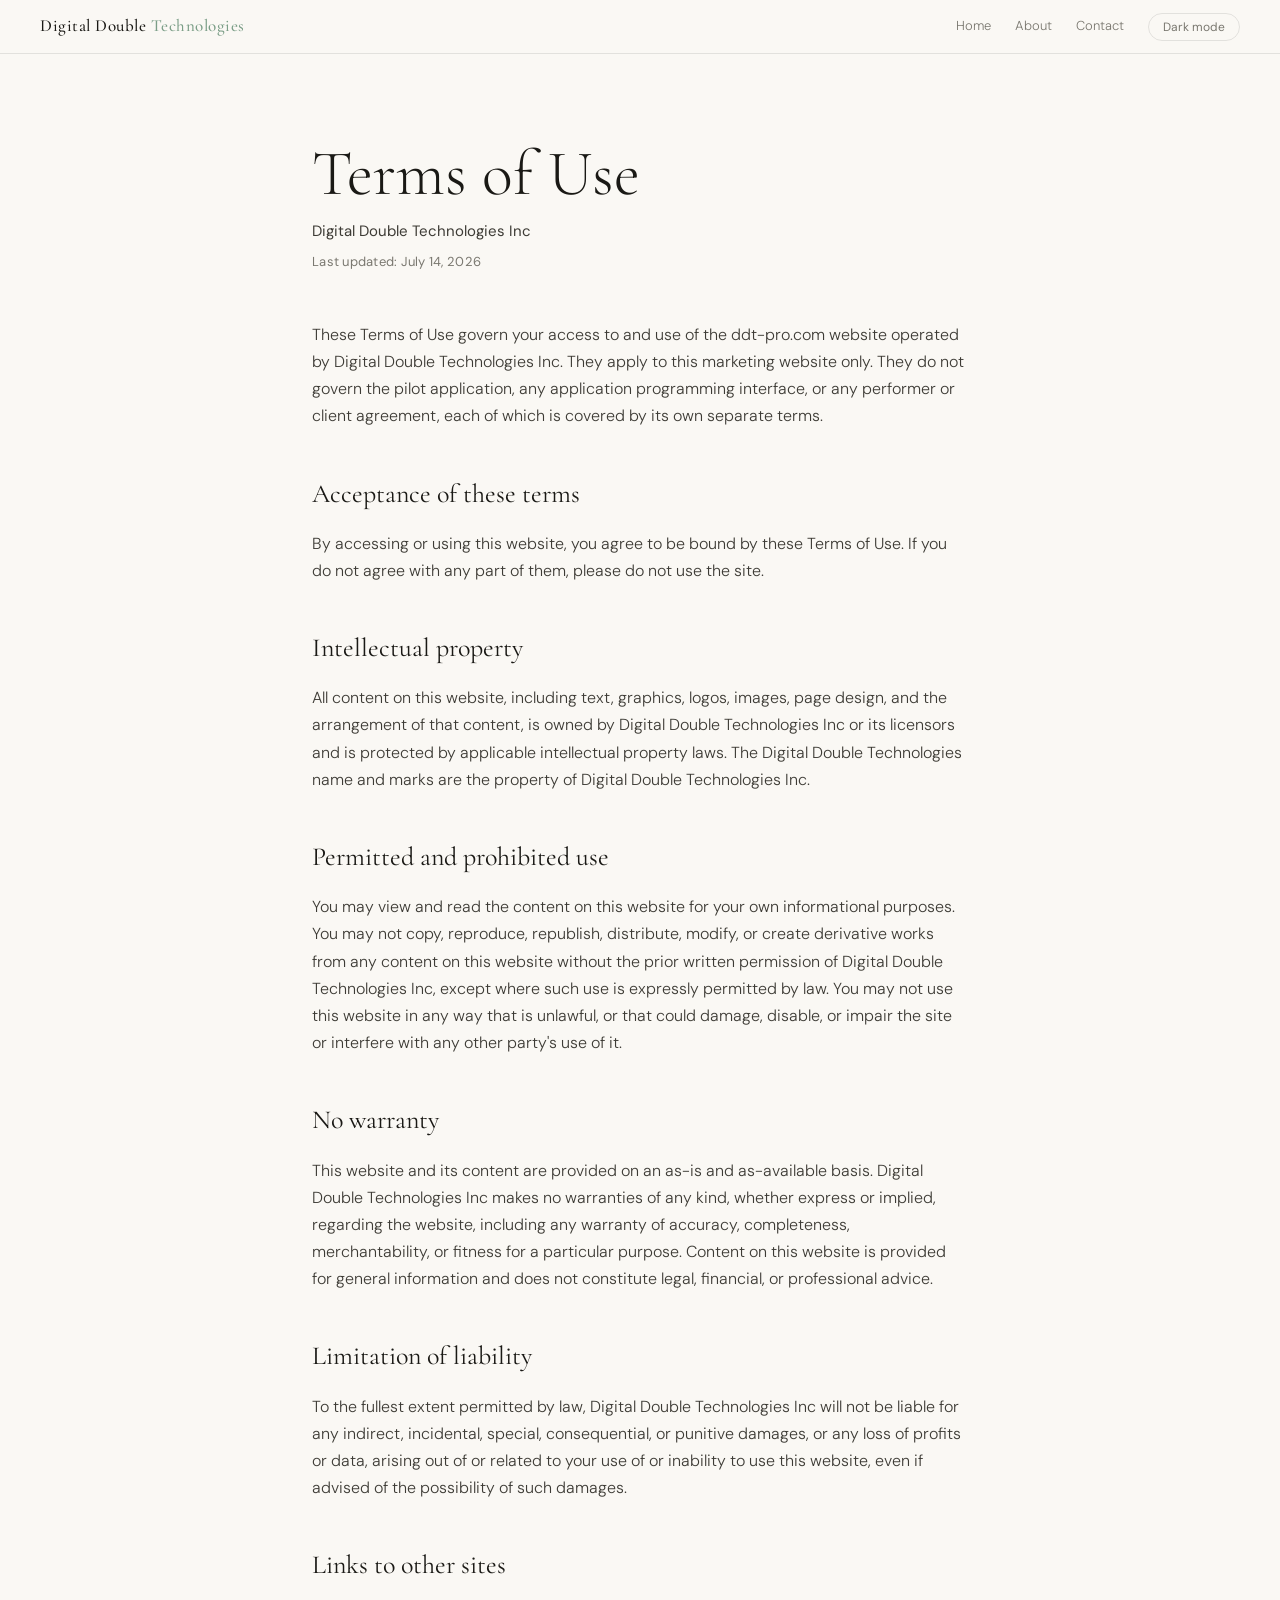
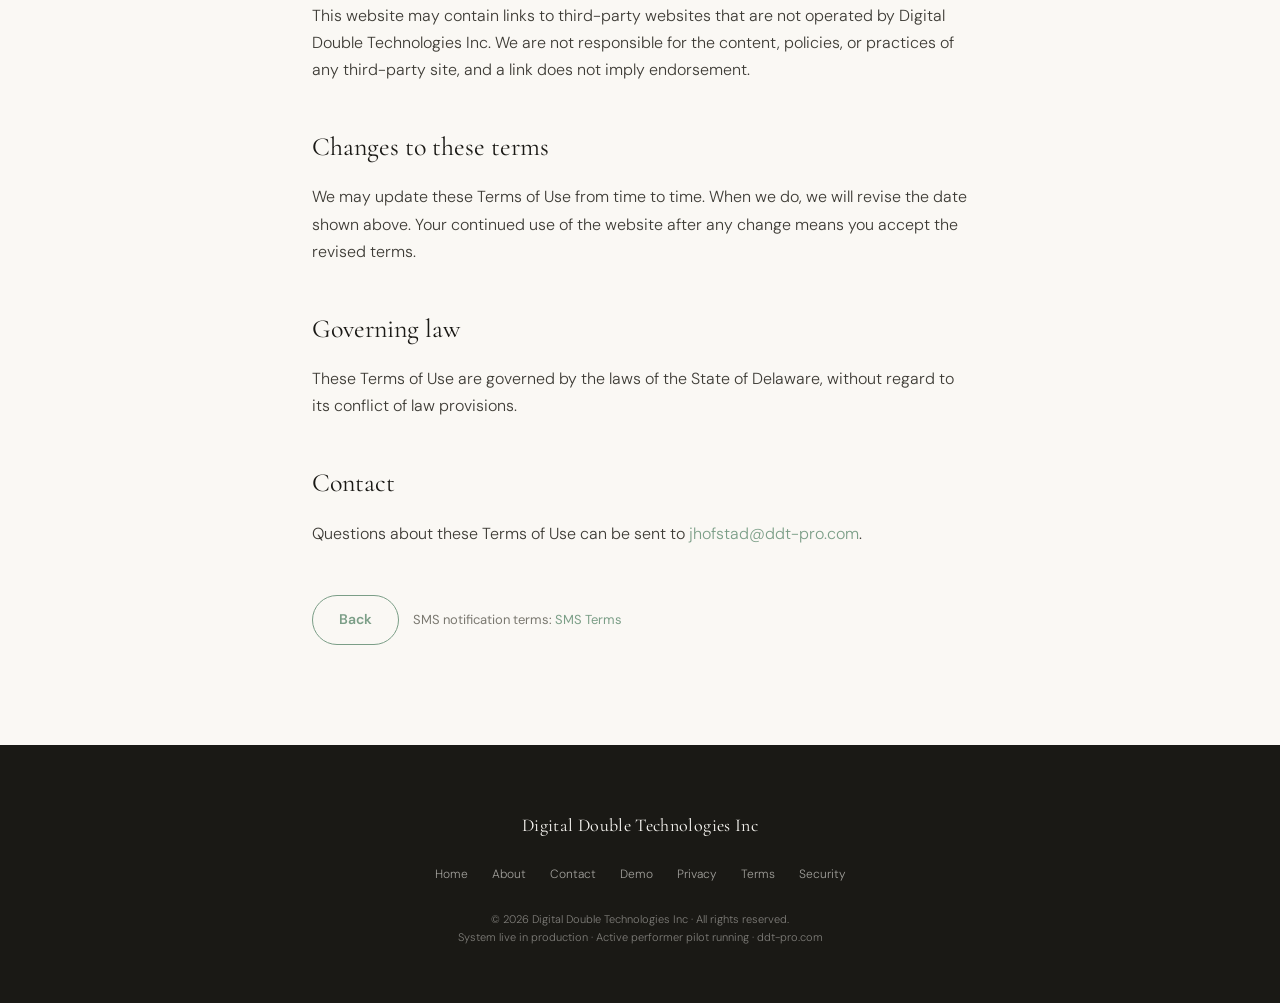
<file: terms.html>
<!DOCTYPE html>
<html lang="en">
<head>
<meta charset="UTF-8">
<meta name="viewport" content="width=device-width, initial-scale=1.0">
<title>Terms of Use · Digital Double Technologies Inc</title>
<link rel="preconnect" href="https://fonts.googleapis.com">
<link href="https://fonts.googleapis.com/css2?family=Cormorant+Garamond:ital,wght@0,300;0,400;0,500;1,300;1,400&family=DM+Sans:wght@300;400;500&display=swap" rel="stylesheet">
<link rel="stylesheet" href="ddt.css">
<style>
:root{
  --cream:#FAF8F4;--warm:#F5F2EC;--ink:#1A1915;--ink-soft:#3D3B35;--ink-muted:#7A7870;
  --sage:#7B9E87;--border:rgba(26,25,21,0.1);
}
[data-theme=dark]{
  --cream:#141412;--warm:#1C1B18;--ink:#F0EDE6;--ink-soft:#C8C4BB;--ink-muted:#6A6860;
  --border:rgba(240,237,230,0.1);
}
*,*::before,*::after{box-sizing:border-box;margin:0;padding:0}
body{font-family:'DM Sans',sans-serif;background:var(--cream);color:var(--ink);transition:background .4s,color .4s;min-height:100vh;line-height:1.7}
nav{position:fixed;top:0;left:0;right:0;z-index:100;padding:18px 40px;display:flex;align-items:center;justify-content:space-between;background:rgba(250,248,244,.93);backdrop-filter:blur(14px);border-bottom:1px solid var(--border)}
[data-theme=dark] nav{background:rgba(20,20,18,.93)}
.logo{font-family:'Cormorant Garamond',serif;font-size:18px;font-weight:500;letter-spacing:.03em;color:var(--ink);text-decoration:none}
.logo span{color:var(--sage)}
.tbtn{background:none;border:1px solid var(--border);border-radius:100px;padding:5px 14px;font-size:12px;font-family:'DM Sans',sans-serif;color:var(--ink-muted);cursor:pointer;transition:all .2s}
.tbtn:hover{border-color:var(--sage);color:var(--sage)}
main{max-width:720px;margin:0 auto;padding:140px 32px 100px}
h1{font-family:'Cormorant Garamond',serif;font-size:clamp(40px,6vw,64px);font-weight:300;line-height:1.05;margin-bottom:12px}
.entity{font-size:15px;color:var(--ink-soft);margin-bottom:6px}
.updated{font-size:13px;color:var(--ink-muted);margin-bottom:48px;letter-spacing:.02em}
h2{font-family:'Cormorant Garamond',serif;font-size:26px;font-weight:400;color:var(--ink);margin:42px 0 14px}
p{font-size:16px;font-weight:300;color:var(--ink-soft);margin-bottom:16px}
a{color:var(--sage);text-decoration:none;border-bottom:1px solid transparent;transition:border-color .2s}
a:hover{border-bottom-color:var(--sage)}
.foot-links{margin-top:48px;display:flex;gap:14px;flex-wrap:wrap;align-items:center}
.back{display:inline-block;padding:12px 24px;border:1px solid var(--border);border-radius:100px;font-size:14px;color:var(--ink-soft);transition:all .2s}
.back:hover{border-color:var(--sage);color:var(--sage)}
.foot-links .alt{font-size:13px;color:var(--ink-muted)}
</style>
<!-- Privacy-friendly analytics by Plausible -->
<script async src="https://plausible.io/js/pa-Q-pu5Sv0vzVdauj79unNj.js"></script>
<script>window.plausible=window.plausible||function(){(plausible.q=plausible.q||[]).push(arguments)},plausible.init=plausible.init||function(i){plausible.o=i||{}};plausible.init()</script>
</head>
<body>
<nav class="ddt-nav">
  <a href="index.html" class="ddt-nav-logo">Digital Double <span>Technologies</span></a>
  <div class="ddt-nav-links">
    <a href="index.html">Home</a>
    <a href="about.html">About</a>
    <a href="about.html#contact">Contact</a>
    <button class="tbtn ddt-theme-btn" onclick="ddtTheme()" aria-label="Toggle dark mode"></button>
  </div>
</nav>
<main>
  <h1>Terms of Use</h1>
  <div class="entity">Digital Double Technologies Inc</div>
  <div class="updated">Last updated: July 14, 2026</div>

  <p>These Terms of Use govern your access to and use of the ddt-pro.com website operated by Digital Double Technologies Inc. They apply to this marketing website only. They do not govern the pilot application, any application programming interface, or any performer or client agreement, each of which is covered by its own separate terms.</p>

  <h2>Acceptance of these terms</h2>
  <p>By accessing or using this website, you agree to be bound by these Terms of Use. If you do not agree with any part of them, please do not use the site.</p>

  <h2>Intellectual property</h2>
  <p>All content on this website, including text, graphics, logos, images, page design, and the arrangement of that content, is owned by Digital Double Technologies Inc or its licensors and is protected by applicable intellectual property laws. The Digital Double Technologies name and marks are the property of Digital Double Technologies Inc.</p>

  <h2>Permitted and prohibited use</h2>
  <p>You may view and read the content on this website for your own informational purposes. You may not copy, reproduce, republish, distribute, modify, or create derivative works from any content on this website without the prior written permission of Digital Double Technologies Inc, except where such use is expressly permitted by law. You may not use this website in any way that is unlawful, or that could damage, disable, or impair the site or interfere with any other party's use of it.</p>

  <h2>No warranty</h2>
  <p>This website and its content are provided on an as-is and as-available basis. Digital Double Technologies Inc makes no warranties of any kind, whether express or implied, regarding the website, including any warranty of accuracy, completeness, merchantability, or fitness for a particular purpose. Content on this website is provided for general information and does not constitute legal, financial, or professional advice.</p>

  <h2>Limitation of liability</h2>
  <p>To the fullest extent permitted by law, Digital Double Technologies Inc will not be liable for any indirect, incidental, special, consequential, or punitive damages, or any loss of profits or data, arising out of or related to your use of or inability to use this website, even if advised of the possibility of such damages.</p>

  <h2>Links to other sites</h2>
  <p>This website may contain links to third-party websites that are not operated by Digital Double Technologies Inc. We are not responsible for the content, policies, or practices of any third-party site, and a link does not imply endorsement.</p>

  <h2>Changes to these terms</h2>
  <p>We may update these Terms of Use from time to time. When we do, we will revise the date shown above. Your continued use of the website after any change means you accept the revised terms.</p>

  <h2>Governing law</h2>
  <p>These Terms of Use are governed by the laws of the State of Delaware, without regard to its conflict of law provisions.</p>

  <h2>Contact</h2>
  <p>Questions about these Terms of Use can be sent to <a href="mailto:jhofstad@ddt-pro.com">jhofstad@ddt-pro.com</a>.</p>

  <div class="foot-links" style="margin-top:48px">
    <a href="/" class="ddt-btn-secondary">Back</a>
    <span class="alt">SMS notification terms: <a href="/sms-terms">SMS Terms</a></span>
  </div>
</main>
<footer class="ddt-footer">
  <div class="ddt-footer-logo">Digital Double Technologies Inc</div>
  <div class="ddt-footer-links">
    <a href="index.html">Home</a>
    <a href="about.html">About</a>
    <a href="about.html#contact">Contact</a>
    <a href="performer.html#demo">Demo</a>
    <a href="/privacy">Privacy</a>
    <a href="/terms">Terms</a>
    <a href="/security.html">Security</a>
  </div>
  <p class="ddt-footer-status">&copy; 2026 Digital Double Technologies Inc · All rights reserved.<br>System live in production · Active performer pilot running · ddt-pro.com</p>
</footer>
<script>
function ddtTheme(){var r=document.documentElement,n=r.getAttribute('data-theme')==='dark'?'light':'dark';r.setAttribute('data-theme',n);localStorage.setItem('ddt-theme',n);}
if(localStorage.getItem('ddt-theme')==='dark')document.documentElement.setAttribute('data-theme','dark');
</script>
</body>
</html>
</file>
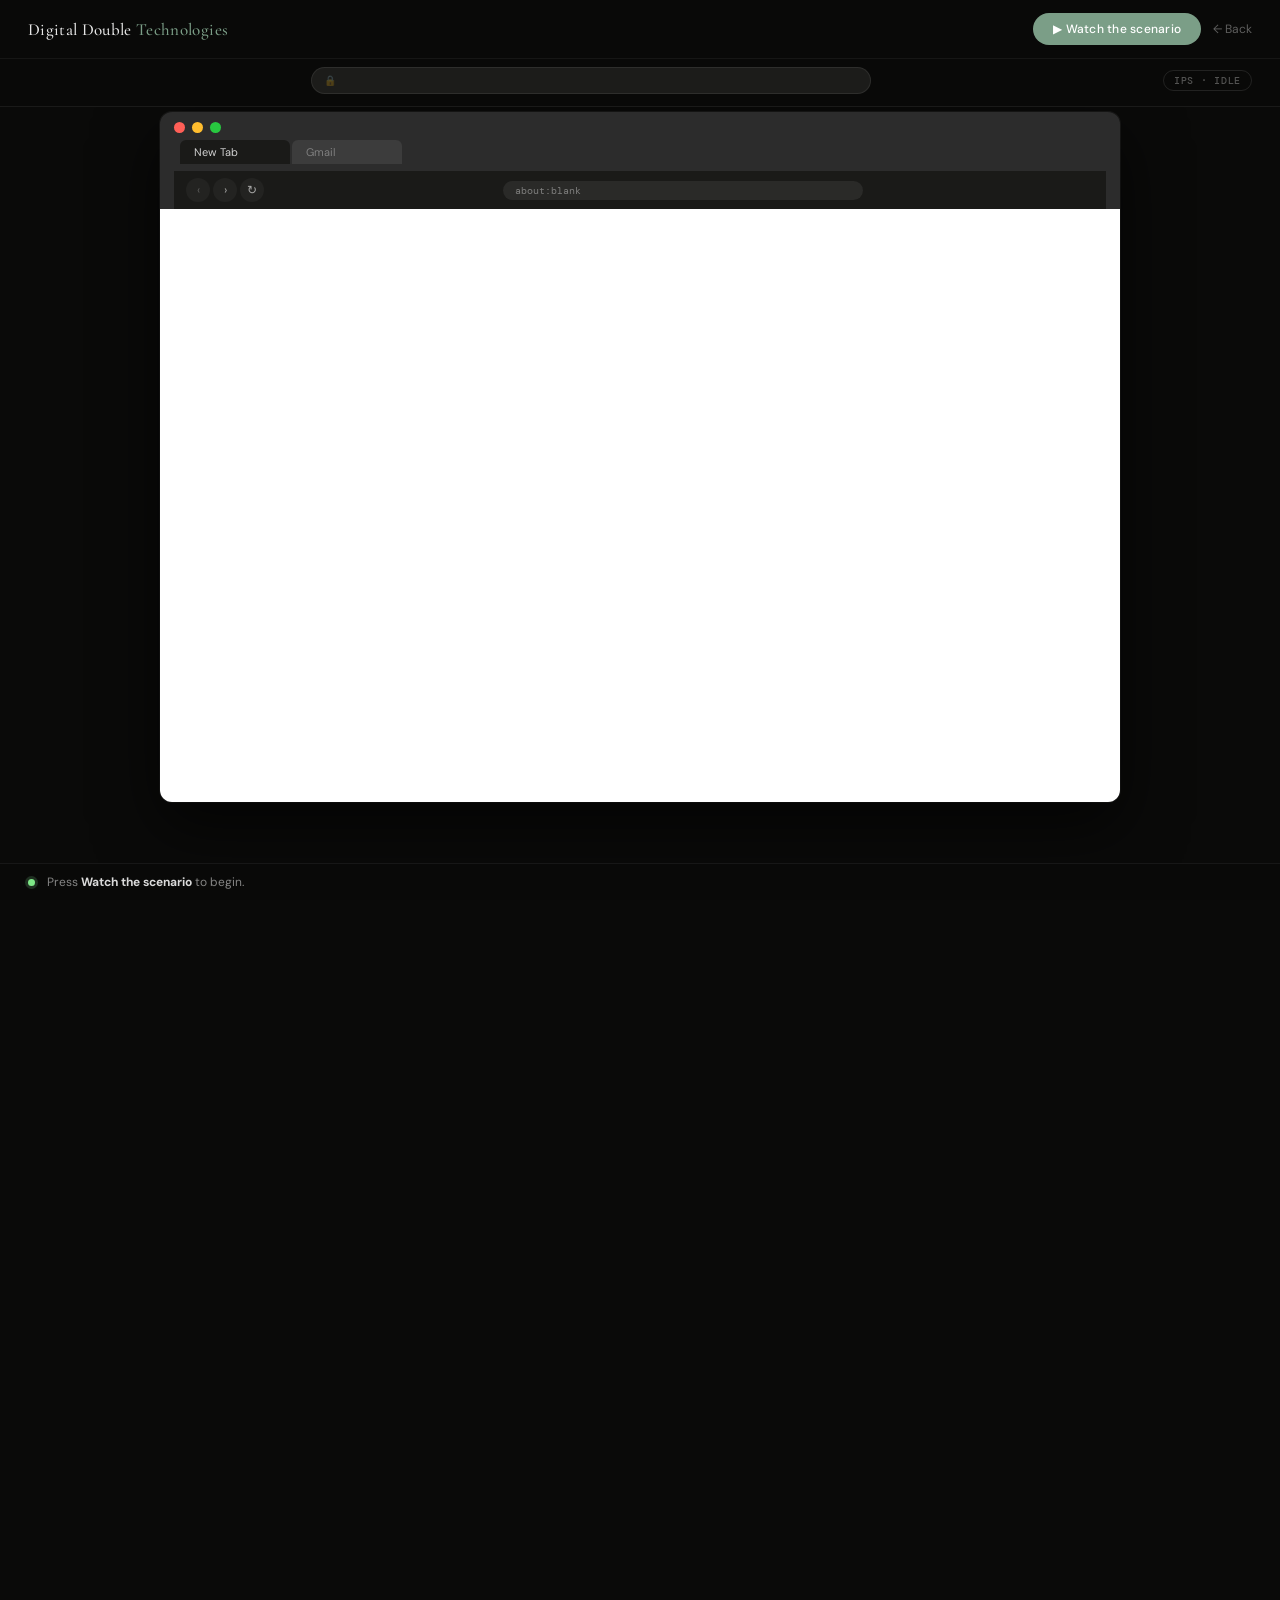
<file: watch.html>
<!DOCTYPE html>
<html lang="en">
<head>
<meta charset="UTF-8">
<meta name="viewport" content="width=device-width, initial-scale=1.0">
<title>DDT · Watch the Scan</title>
<link rel="preconnect" href="https://fonts.googleapis.com">
<link href="https://fonts.googleapis.com/css2?family=Cormorant+Garamond:ital,wght@0,300;0,400;0,500;1,300;1,400&family=DM+Sans:wght@300;400;500&family=DM+Mono:wght@400;500&display=swap" rel="stylesheet">
<link rel="stylesheet" href="ddt.css">
<style>
*, *::before, *::after { box-sizing: border-box; margin: 0; padding: 0; }
html, body { width: 100%; height: 100%; background: #0A0A09; font-family: 'DM Sans', sans-serif; overflow-x: hidden; }

/* ──────────────────────────────────────────
   DDT HEADER — always on top
────────────────────────────────────────── */
.ddt-header {
  position: fixed; top: 0; left: 0; right: 0; z-index: 600;
  background: rgba(10,10,9,.95); backdrop-filter: blur(14px);
  border-bottom: 1px solid rgba(255,255,255,.07);
}
.ddt-header-top {
  padding: 13px 28px;
  display: flex; align-items: center; justify-content: space-between;
}
.logo { font-family: 'Cormorant Garamond', serif; font-size: 17px; font-weight: 500; color: rgba(255,255,255,.9); text-decoration: none; letter-spacing: .02em; }
.logo span { color: #7B9E87; }
.header-right { display: flex; align-items: center; gap: 12px; }
.btn-play {
  display: inline-flex; align-items: center; gap: 7px;
  background: #7B9E87; color: white; border: none;
  padding: 8px 20px; border-radius: 100px;
  font-size: 12px; font-weight: 500; font-family: 'DM Sans', sans-serif;
  cursor: pointer; transition: all .2s; letter-spacing: .02em;
}
.btn-play:hover { background: #4A9B6F; transform: translateY(-1px); }
.btn-replay {
  display: none; align-items: center; gap: 7px;
  background: transparent; color: rgba(255,255,255,.5);
  border: 1px solid rgba(255,255,255,.15);
  padding: 7px 18px; border-radius: 100px;
  font-size: 12px; font-weight: 500; font-family: 'DM Sans', sans-serif;
  cursor: pointer; transition: all .2s;
}
.btn-replay:hover { border-color: #7B9E87; color: #7B9E87; }
.btn-replay.show { display: inline-flex; }
.back-link { font-size: 12px; color: rgba(255,255,255,.35); text-decoration: none; transition: color .2s; }
.back-link:hover { color: #7B9E87; }

/* ── URL BAR — below header ── */
.url-bar-row {
  padding: 8px 28px 10px;
  border-top: 1px solid rgba(255,255,255,.05);
  display: flex; align-items: center; gap: 10px;
}
.url-pill {
  flex: 1; max-width: 560px; margin: 0 auto;
  background: #1C1C1A; border-radius: 20px;
  padding: 6px 16px 6px 12px;
  display: flex; align-items: center; gap: 8px;
  border: 1px solid rgba(255,255,255,.08);
  transition: border-color .4s;
}
.url-pill.loading { border-color: rgba(123,198,135,.35); }
.url-pill.revoked { border-color: rgba(255,95,87,.35); }
.url-lock { font-size: 10px; transition: color .4s; color: rgba(255,255,255,.25); }
.url-lock.ok { color: #7EE787; }
.url-lock.bad { color: #FF5F57; }
.url-text { font-family: 'DM Mono', monospace; font-size: 11px; color: rgba(255,255,255,.8); min-width: 1px; flex: 1; }
.url-cursor { display: inline-block; width: 1.5px; height: 12px; background: rgba(255,255,255,.7); animation: blink .75s infinite; vertical-align: middle; margin-left: 1px; }
/* Loading bar under entire header */
.loading-bar-wrap { height: 2px; background: transparent; position: relative; overflow: hidden; }
.loading-bar-fill { position: absolute; top: 0; left: 0; bottom: 0; background: linear-gradient(90deg, #7B9E87, #B8D4C0, #7B9E87); background-size: 200% 100%; width: 0%; transition: width .35s ease; box-shadow: 0 0 8px rgba(123,198,135,.5); animation: shimmer 1.5s infinite; }
@keyframes shimmer { 0%{background-position:200% 0} 100%{background-position:-200% 0} }
/* IPS status chip in url bar */
.ips-chip {
  font-family: 'DM Mono', monospace; font-size: 10px; font-weight: 500;
  letter-spacing: .07em; padding: 3px 10px; border-radius: 100px;
  border: 1px solid rgba(255,255,255,.1); color: rgba(255,255,255,.3);
  white-space: nowrap; transition: all .4s;
}
.ips-chip.scanning { border-color: rgba(123,198,135,.4); color: #7EE787; animation: chipPulse 1.2s infinite; }
.ips-chip.revoked { border-color: rgba(255,95,87,.4); color: #FF7B72; animation: none; }
@keyframes chipPulse { 0%,100%{opacity:1} 50%{opacity:.55} }

/* header total height = ddt-header-top + url-bar + loading-bar ≈ 88px */
.header-spacer { height: 88px; }

/* ──────────────────────────────────────────
   MAIN SCROLL AREA
────────────────────────────────────────── */
.main { padding: 0 0 40px; }

/* ──────────────────────────────────────────
   BROWSER SHELL
────────────────────────────────────────── */
.browser-shell {
  max-width: 960px; margin: 24px auto 0;
  border-radius: 12px; overflow: hidden;
  box-shadow: 0 24px 64px rgba(0,0,0,.65), 0 0 0 1px rgba(255,255,255,.06);
  position: relative;
}

/* Chrome bar (minimal — tabs + nav only, no address) */
.chrome-top {
  background: #2C2C2C; padding: 10px 14px 0;
  display: flex; flex-direction: column; gap: 7px;
}
.chrome-traffic { display: flex; align-items: center; gap: 7px; }
.cd { width: 11px; height: 11px; border-radius: 50%; }
.cd-r{background:#FF5F57}.cd-y{background:#FFBD2E}.cd-g{background:#28C840}
.chrome-tabs { display: flex; align-items: flex-end; gap: 2px; padding-left: 6px; }
.ctab { background: #3C3C3C; border-radius: 6px 6px 0 0; padding: 5px 14px; font-size: 11px; color: rgba(255,255,255,.35); min-width: 110px; }
.ctab.active { background: #1A1A18; color: rgba(255,255,255,.8); }
.chrome-inner { background: #1A1A18; padding: 7px 12px; display: flex; align-items: center; gap: 8px; }
.chrome-nav-btns { display: flex; gap: 3px; }
.nav-btn { width: 24px; height: 24px; border-radius: 50%; display: flex; align-items: center; justify-content: center; font-size: 12px; color: rgba(255,255,255,.25); background: rgba(255,255,255,.04); cursor: default; }
.nav-btn.on { color: rgba(255,255,255,.6); }
.chrome-addr-mini { flex: 1; background: #2A2A28; border-radius: 12px; padding: 3px 12px; font-family: 'DM Mono', monospace; font-size: 10px; color: rgba(255,255,255,.4); max-width: 360px; margin: 0 auto; white-space: nowrap; overflow: hidden; text-overflow: ellipsis; }

/* ──────────────────────────────────────────
   PAGE CONTENT
────────────────────────────────────────── */
.page-wrap { background: white; position: relative; min-height: 480px; overflow: hidden; }

/* Page skeleton — the actual DDT-Pro page */
.page-skeleton { opacity: 0; transition: opacity .5s; }
.page-skeleton.show { opacity: 1; }

/* Site nav */
.site-nav { background: #0F1611; padding: 13px 36px; display: flex; align-items: center; justify-content: space-between; }
.site-logo-text { font-family: 'Cormorant Garamond', serif; font-size: 18px; color: white; font-weight: 400; }
.site-logo-text span { color: #7B9E87; }
.site-links { display: flex; gap: 22px; }
.site-links a { font-size: 12px; color: rgba(255,255,255,.45); text-decoration: none; }
.site-links a.on { color: #7B9E87; }

/* Hero band */
.site-hero { background: linear-gradient(135deg, #0F1611 0%, #1A2E1F 65%, #162218 100%); padding: 40px 36px 36px; text-align: center; }
.sh-tag { font-size: 10px; font-weight: 500; letter-spacing: .18em; text-transform: uppercase; color: #7B9E87; margin-bottom: 10px; }
.sh-h { font-family: 'Cormorant Garamond', serif; font-size: 32px; font-weight: 300; color: white; line-height: 1.15; margin-bottom: 8px; }
.sh-h em { font-style: italic; color: #B8D4C0; }
.sh-p { font-size: 12px; color: rgba(255,255,255,.45); max-width: 440px; margin: 0 auto; line-height: 1.7; }

/* About section */
.about-sec { padding: 36px 36px 28px; background: white; }
.about-grid { display: grid; grid-template-columns: 1fr 1fr; gap: 28px; align-items: start; }
.about-copy h2 { font-family: 'Cormorant Garamond', serif; font-size: 24px; font-weight: 300; color: #1A1915; margin-bottom: 10px; }
.about-copy p { font-size: 12px; color: #7A7870; line-height: 1.75; margin-bottom: 8px; }
.founder-tag { display: inline-block; background: #E8F2EB; color: #7B9E87; font-size: 9px; font-weight: 500; letter-spacing: .12em; text-transform: uppercase; padding: 3px 10px; border-radius: 100px; margin-bottom: 12px; }
.about-photo-col { position: relative; }
.about-photo {
  border-radius: 10px; overflow: hidden;
  background: linear-gradient(135deg, #C8D8CE 0%, #8BB89A 100%);
  height: 260px; display: flex; align-items: center; justify-content: center;
  position: relative;
}
.photo-sil { font-size: 90px; opacity: .3; }
.photo-caption {
  position: absolute; bottom: 0; left: 0; right: 0;
  background: rgba(15,22,17,.85); backdrop-filter: blur(6px);
  padding: 10px 14px; display: flex; align-items: center; justify-content: space-between;
}
.pc-name { font-size: 13px; font-weight: 500; color: white; }
.pc-role { font-size: 11px; color: rgba(255,255,255,.5); }
.pc-cro { font-family: 'DM Mono', monospace; font-size: 9px; color: rgba(123,198,135,.7); opacity: 0; transition: opacity .4s; }
.pc-cro.show { opacity: 1; }

/* ──────────────────────────────────────────
   FULL-PAGE MATRIX SCAN OVERLAY
────────────────────────────────────────── */
#matrixFull {
  position: absolute; inset: 0; z-index: 80;
  background: rgba(5,12,8,.97);
  opacity: 0; pointer-events: none;
  transition: opacity .5s;
  overflow: hidden;
}
#matrixFull.active { opacity: 1; pointer-events: auto; }
#matrixCanvas { position: absolute; inset: 0; width: 100%; height: 100%; }

/* IPS scan badge — centered in the matrix */
.ips-scan-badge {
  position: absolute; top: 50%; left: 50%;
  transform: translate(-50%, -50%);
  z-index: 90;
  display: flex; flex-direction: column; align-items: center; gap: 10px;
  opacity: 0; transition: opacity .5s;
}
.ips-scan-badge.show { opacity: 1; }
.ips-core-ring {
  width: 72px; height: 72px; border-radius: 50%;
  background: rgba(10,14,11,.95);
  border: 2px solid #7EE787;
  display: flex; flex-direction: column; align-items: center; justify-content: center; gap: 2px;
  box-shadow: 0 0 28px rgba(123,198,135,.35), inset 0 0 20px rgba(123,198,135,.05);
  position: relative; z-index: 2;
  transition: border-color .4s, box-shadow .4s;
}
.ips-core-ring.flagged { border-color: #FFD700; box-shadow: 0 0 28px rgba(255,215,0,.35); }
.ips-core-ring.revoked { border-color: #FF5F57; box-shadow: 0 0 28px rgba(255,95,87,.4); }
.icr-label { font-size: 13px; font-weight: 700; letter-spacing: .1em; color: #7EE787; transition: color .4s; }
.ips-core-ring.flagged .icr-label { color: #FFD700; }
.ips-core-ring.revoked .icr-label { color: #FF7B72; }
.icr-sub { font-family: 'DM Mono', monospace; font-size: 7px; color: rgba(255,255,255,.4); letter-spacing: .08em; transition: color .4s; }
.ips-core-ring.revoked .icr-sub { color: #FF7B72; }
/* pulse rings around the core */
.pr { position: absolute; border-radius: 50%; border: 1.5px solid rgba(123,198,135,.45); top: 50%; left: 50%; transform: translate(-50%,-50%) scale(0); pointer-events: none; transition: border-color .4s; }

/* scan status text */
.scan-status-text {
  font-family: 'DM Mono', monospace; font-size: 11px;
  color: rgba(255,255,255,.65); letter-spacing: .06em; text-align: center;
  min-height: 16px; transition: color .3s;
}
.scan-status-text.bad { color: #FF7B72; }

/* CRO flag line */
.cro-flag {
  position: absolute; left: 0; right: 0; z-index: 91;
  display: flex; align-items: center; gap: 8px;
  padding: 0 16px;
  opacity: 0; transform: translateX(-16px);
  transition: opacity .45s, transform .45s;
  pointer-events: none;
}
.cro-flag.show { opacity: 1; transform: translateX(0); }
.cro-flag-bar { width: 3px; height: 20px; background: #FF5F57; border-radius: 2px; box-shadow: 0 0 10px rgba(255,95,87,.7); flex-shrink: 0; }
.cro-flag-badge { background: rgba(192,57,43,.9); color: white; font-family: 'DM Mono', monospace; font-size: 10px; font-weight: 600; padding: 4px 10px; border-radius: 4px; letter-spacing: .06em; white-space: nowrap; box-shadow: 0 0 14px rgba(192,57,43,.4); }
.cro-flag-code { font-family: 'DM Mono', monospace; font-size: 10px; color: rgba(255,120,100,.8); white-space: nowrap; }

/* ── CRO TARGETING VISUAL ── */
/* A CRO ID string that coalesces out of the matrix and locks onto the IPS core */
.cro-target-wrap {
  position: absolute; inset: 0; z-index: 88;
  display: flex; align-items: center; justify-content: center;
  pointer-events: none;
}
.cro-target-bubble {
  position: absolute;
  font-family: 'DM Mono', monospace; font-size: 12px; font-weight: 600;
  color: #FFD700; letter-spacing: .08em; white-space: nowrap;
  text-shadow: 0 0 12px rgba(255,215,0,.6), 0 0 4px rgba(255,215,0,.8);
  opacity: 0;
  transition: opacity .5s, transform .8s cubic-bezier(.4,0,.2,1), font-size .8s;
}
.cro-target-bubble.emerge {
  opacity: 1;
}
.cro-target-bubble.lock {
  opacity: 0;
  transform: scale(0.1) !important;
  transition: opacity .4s, transform .6s cubic-bezier(.4,0,.2,1);
}
/* Crosshair reticle that appears around the ID before it locks in */
.reticle {
  position: absolute; width: 160px; height: 60px;
  border: 1px solid rgba(255,215,0,.5);
  border-radius: 4px;
  box-shadow: 0 0 14px rgba(255,215,0,.15), inset 0 0 14px rgba(255,215,0,.05);
  opacity: 0; transition: opacity .4s;
  pointer-events: none;
}
.reticle::before, .reticle::after {
  content: ''; position: absolute;
  background: #FFD700; opacity: .6;
}
.reticle::before { width: 8px; height: 1px; top: 50%; left: -8px; transform: translateY(-50%); }
.reticle::after  { width: 1px; height: 8px; top: -8px; left: 50%; transform: translateX(-50%); }
.reticle.show { opacity: 1; }
/* Searching label above IPS badge */
.search-label {
  position: absolute; top: calc(50% - 80px); left: 50%; transform: translateX(-50%);
  font-family: 'DM Mono', monospace; font-size: 10px; color: rgba(255,255,255,.45);
  letter-spacing: .12em; text-transform: uppercase; white-space: nowrap;
  opacity: 0; transition: opacity .4s;
}
.search-label.show { opacity: 1; }
.unverified-wrap {
  position: absolute; inset: 0; border-radius: 10px;
  backdrop-filter: blur(0px); background: rgba(192,57,43,0);
  transition: backdrop-filter 1.4s ease, background 1.4s ease;
  display: flex; align-items: center; justify-content: center;
  z-index: 10;
}
.unverified-wrap.active { backdrop-filter: blur(18px); background: rgba(192,57,43,.18); }
.unverified-card {
  background: rgba(192,57,43,.96); color: white; text-align: center;
  padding: 16px 20px; border-radius: 12px;
  border: 1px solid rgba(255,255,255,.2);
  box-shadow: 0 8px 32px rgba(0,0,0,.4);
  opacity: 0; transform: scale(.7);
  transition: opacity .5s .4s, transform .5s .4s;
  max-width: 220px;
}
.unverified-card.show { opacity: 1; transform: scale(1); }
.uv-ico { font-size: 26px; margin-bottom: 6px; }
.uv-ttl { font-size: 12px; font-weight: 700; letter-spacing: .05em; margin-bottom: 6px; }
.uv-det { font-family: 'DM Mono', monospace; font-size: 10px; opacity: .88; line-height: 1.6; }

/* ──────────────────────────────────────────
   ACTION PANEL — appears after notifications
────────────────────────────────────────── */
.action-panel {
  max-width: 960px; margin: 16px auto 0;
  display: flex; flex-direction: column; gap: 12px;
  padding: 0 0 32px;
}
.ap-card {
  border-radius: 12px; overflow: hidden;
  opacity: 0; transform: translateY(14px);
  transition: opacity .5s, transform .5s;
  box-shadow: 0 4px 20px rgba(0,0,0,.35);
}
.ap-card.show { opacity: 1; transform: translateY(0); }

/* Notification cards */
.notif-card { background: #1C1C1A; border: 1px solid rgba(255,255,255,.08); padding: 14px 18px; display: flex; gap: 12px; align-items: flex-start; border-radius: 12px; }
.nc-icon { width: 36px; height: 36px; border-radius: 9px; display: flex; align-items: center; justify-content: center; font-size: 17px; flex-shrink: 0; }
.nc-email { background: rgba(255,243,224,.12); }
.nc-sms { background: rgba(232,245,233,.1); }
.nc-title { font-size: 12px; font-weight: 600; color: rgba(255,255,255,.9); margin-bottom: 3px; }
.nc-body { font-size: 11px; color: rgba(255,255,255,.45); line-height: 1.55; }
.nc-time { font-size: 10px; color: rgba(255,255,255,.25); margin-top: 4px; font-family: 'DM Mono', monospace; }

/* Manifest updated card */
.manifest-card {
  background: #141410; border: 1px solid rgba(142,68,173,.3);
  border-radius: 12px; padding: 16px 18px;
}
.mc-header { display: flex; align-items: center; gap: 10px; margin-bottom: 12px; }
.mc-badge { background: rgba(142,68,173,.15); color: #C39BD3; font-size: 9px; font-weight: 600; letter-spacing: .12em; text-transform: uppercase; padding: 3px 10px; border-radius: 100px; border: 1px solid rgba(142,68,173,.25); }
.mc-title { font-size: 12px; font-weight: 500; color: rgba(255,255,255,.8); }
.manifest-event { background: rgba(255,255,255,.04); border: 1px solid rgba(255,255,255,.07); border-radius: 8px; padding: 11px 14px; }
.me-type { font-family: 'DM Mono', monospace; font-size: 10px; color: #C39BD3; font-weight: 600; margin-bottom: 3px; }
.me-detail { font-size: 11px; color: rgba(255,255,255,.4); line-height: 1.6; }
.me-detail strong { color: rgba(255,255,255,.7); }

/* Creator choices card */
.choices-card {
  background: #141412; border: 1px solid rgba(123,198,135,.2);
  border-radius: 12px; padding: 18px;
}
.cc-header { margin-bottom: 14px; }
.cc-label { font-size: 10px; font-weight: 500; letter-spacing: .14em; text-transform: uppercase; color: #7EE787; margin-bottom: 6px; }
.cc-title { font-family: 'Cormorant Garamond', serif; font-size: 18px; font-weight: 300; color: rgba(255,255,255,.9); }
.cc-sub { font-size: 12px; color: rgba(255,255,255,.4); margin-top: 4px; line-height: 1.6; }
.cc-actions { display: grid; grid-template-columns: repeat(3, 1fr); gap: 10px; margin-top: 14px; }
@media(max-width:600px){ .cc-actions { grid-template-columns: 1fr; } }
.cc-btn {
  padding: 14px 16px; border-radius: 10px;
  border: 1px solid rgba(255,255,255,.1);
  background: rgba(255,255,255,.04);
  cursor: pointer; text-align: left;
  transition: all .2s; font-family: 'DM Sans', sans-serif;
}
.cc-btn:hover { background: rgba(255,255,255,.08); border-color: rgba(255,255,255,.2); transform: translateY(-1px); }
.cc-btn.danger { border-color: rgba(192,57,43,.3); background: rgba(192,57,43,.08); }
.cc-btn.danger:hover { background: rgba(192,57,43,.14); border-color: rgba(192,57,43,.5); }
.cc-btn-icon { font-size: 20px; margin-bottom: 8px; }
.cc-btn-title { font-size: 12px; font-weight: 600; color: rgba(255,255,255,.85); margin-bottom: 4px; }
.cc-btn.danger .cc-btn-title { color: #FF7B72; }
.cc-btn-desc { font-size: 11px; color: rgba(255,255,255,.35); line-height: 1.55; }
/* ips permission state shown on choices card */
.cc-state-row {
  display: flex; align-items: center; gap: 10px;
  padding: 10px 14px; background: rgba(255,95,87,.07);
  border: 1px solid rgba(255,95,87,.2); border-radius: 8px; margin-bottom: 14px;
}
.cc-state-dot { width: 8px; height: 8px; border-radius: 50%; background: #FF5F57; box-shadow: 0 0 0 3px rgba(255,95,87,.2); flex-shrink: 0; }
.cc-state-label { font-family: 'DM Mono', monospace; font-size: 10px; color: rgba(255,255,255,.45); }
.cc-state-val { font-family: 'DM Mono', monospace; font-size: 11px; font-weight: 600; color: #FF7B72; letter-spacing: .05em; }

/* ──────────────────────────────────────────
   STATUS BAR
────────────────────────────────────────── */
.status-bar {
  position: fixed; bottom: 0; left: 0; right: 0; z-index: 600;
  padding: 10px 28px;
  display: flex; align-items: center; gap: 12px;
  background: rgba(10,10,9,.93); backdrop-filter: blur(12px);
  border-top: 1px solid rgba(255,255,255,.06);
}
.sb-dot { width: 7px; height: 7px; border-radius: 50%; background: #7EE787; box-shadow: 0 0 0 3px rgba(123,198,135,.2); animation: pulse 2s infinite; flex-shrink: 0; }
.sb-dot.warn { background: #E67E22; box-shadow: 0 0 0 3px rgba(230,126,34,.2); }
.sb-dot.bad { background: #FF5F57; box-shadow: 0 0 0 3px rgba(255,95,87,.2); animation: none; }
.sb-text { font-size: 12px; color: rgba(255,255,255,.5); flex: 1; }
.sb-text strong { color: rgba(255,255,255,.85); }

@keyframes blink { 0%,100%{opacity:1} 50%{opacity:0} }
@keyframes pulse { 0%,100%{opacity:1;transform:scale(1)} 50%{opacity:.5;transform:scale(.8)} }
</style>
<!-- Privacy-friendly analytics by Plausible -->
<script async src="https://plausible.io/js/pa-Q-pu5Sv0vzVdauj79unNj.js"></script>
<script>window.plausible=window.plausible||function(){(plausible.q=plausible.q||[]).push(arguments)},plausible.init=plausible.init||function(i){plausible.o=i||{}};plausible.init()</script>
</head>
<body>

<!-- ═══ DDT HEADER ═══ -->
<div class="ddt-header">
  <div class="ddt-header-top">
    <a href="index.html" class="logo">Digital Double <span>Technologies</span></a>
    <div class="header-right">
      <button class="btn-play" id="btnPlay" onclick="run()">▶ Watch the scenario</button>
      <button class="btn-replay" id="btnReplay" onclick="restart()">↻ Watch again</button>
      <a href="index.html" class="back-link">← Back</a>
    </div>
  </div>
  <!-- URL BAR — visible below header -->
  <div class="url-bar-row">
    <div class="url-pill" id="urlPill">
      <span class="url-lock" id="urlLock">🔒</span>
      <span class="url-text" id="urlText"></span>
      <span class="url-cursor" id="urlCursor" style="display:none"></span>
    </div>
    <div class="ips-chip" id="ipsChip">IPS · IDLE</div>
  </div>
  <div class="loading-bar-wrap"><div class="loading-bar-fill" id="loadFill" style="width:0%"></div></div>
</div>
<div class="header-spacer"></div>

<!-- ═══ MAIN ═══ -->
<div class="main">
  <div class="browser-shell">
    <!-- Chrome tabs -->
    <div class="chrome-top">
      <div class="chrome-traffic">
        <div class="cd cd-r"></div><div class="cd cd-y"></div><div class="cd cd-g"></div>
      </div>
      <div class="chrome-tabs">
        <div class="ctab active" id="tabTitle">New Tab</div>
        <div class="ctab">Gmail</div>
      </div>
      <div class="chrome-inner">
        <div class="chrome-nav-btns">
          <div class="nav-btn">‹</div>
          <div class="nav-btn on">›</div>
          <div class="nav-btn on" id="reloadIcon">↻</div>
        </div>
        <div class="chrome-addr-mini" id="chromeAddrMini">about:blank</div>
      </div>
    </div>

    <!-- Page -->
    <div class="page-wrap" id="pageWrap">
      <!-- DDT-Pro page skeleton -->
      <div class="page-skeleton" id="pageSkeleton">
        <div class="site-nav">
          <div class="site-logo-text">DDT <span>Pro</span></div>
          <div class="site-links">
            <a href="#">Platform</a>
            <a href="#">For Creators</a>
            <a href="#" class="on">About Us</a>
            <a href="#">Contact</a>
          </div>
        </div>
        <div class="site-hero">
          <div class="sh-tag">Identity Infrastructure</div>
          <div class="sh-h">Built by creators,<br>for <em>creators.</em></div>
          <div class="sh-p">DDT was founded to give every performer, artist, and creator the tools to stay in control of who they are in an AI-driven world.</div>
        </div>
        <div class="about-sec">
          <div class="about-grid">
            <div class="about-copy">
              <div class="founder-tag">Our Founder</div>
              <h2>Justin Hofstad</h2>
              <p>Justin is a SAG-AFTRA performer, Rutgers Mason Gross BFA graduate, and the founder of Digital Double Technologies. He built DDT after experiencing firsthand the gap between existing protections and the realities of AI-generated content.</p>
              <p>Trained at Shakespeare's Globe and MGSA. A working performer who decided the infrastructure had to exist, and built it.</p>
            </div>
            <div class="about-photo-col">
              <div class="about-photo" id="aboutPhoto">
                <div class="photo-sil">🧑‍🎨</div>
                <div class="photo-caption">
                  <div>
                    <div class="pc-name">Justin Hofstad</div>
                    <div class="pc-role">Founder &amp; CEO · SAG-AFTRA</div>
                  </div>
                  <div class="pc-cro" id="pcCro">CRO · 0bd66ac7</div>
                </div>
                <!-- Unverified overlay -->
                <div class="unverified-wrap" id="uvWrap">
                  <div class="unverified-card" id="uvCard">
                    <div class="uv-ico">🔴</div>
                    <div class="uv-ttl">UNVERIFIED CONTENT</div>
                    <div class="uv-det">
                      permission_state: REVOKED<br>
                      Identity: Justin Hofstad<br>
                      DDT Verification Active
                    </div>
                  </div>
                </div>
              </div>
            </div>
          </div>
        </div>
      </div>

      <!-- FULL-PAGE MATRIX OVERLAY — sits inside page-wrap -->
      <div id="matrixFull">
        <canvas id="matrixCanvas"></canvas>

        <!-- IPS scan badge — center of screen -->
        <div class="ips-scan-badge" id="ipsBadge">
          <!-- Searching label above -->
          <div class="search-label" id="searchLabel">Searching for Subject CRO...</div>
          <div class="ips-core-ring" id="ipsCoreRing">
            <div class="pr" id="pr1" style="width:100px;height:100px"></div>
            <div class="pr" id="pr2" style="width:160px;height:160px"></div>
            <div class="pr" id="pr3" style="width:230px;height:230px"></div>
            <div class="icr-label">IPS</div>
            <div class="icr-sub" id="icrSub">SCANNING</div>
          </div>
          <div class="scan-status-text" id="scanStatusTxt">Scanning page content...</div>
        </div>

        <!-- CRO targeting: bubbles emerge from matrix and converge on IPS core -->
        <div class="cro-target-wrap" id="croTargetWrap">
          <div class="cro-target-bubble" id="ctb1">CRO · 0bd66ac7-55c9...</div>
          <div class="cro-target-bubble" id="ctb2">identity record · 0bd66ac7</div>
          <div class="cro-target-bubble" id="ctb3">ddt:cro · FOUND</div>
          <div class="reticle" id="reticle"></div>
        </div>

        <!-- CRO flag — positioned dynamically -->
        <div class="cro-flag" id="croFlag" style="top:50%">
          <div class="cro-flag-bar"></div>
          <div class="cro-flag-badge">REVOKED</div>
          <div class="cro-flag-code">data-ddt-cro="0bd66ac7-55c9..." ← permission_state: REVOKED</div>
        </div>
      </div>

    </div><!-- /page-wrap -->
  </div><!-- /browser-shell -->

  <!-- ═══ ACTION PANELS ═══ -->
  <div class="action-panel" id="actionPanel">

    <!-- Email notification -->
    <div class="ap-card notif-card" id="apEmail">
      <div class="nc-icon nc-email">📧</div>
      <div>
        <div class="nc-title">DDT Alert: Unauthorized Use Detected</div>
        <div class="nc-body">Your likeness was found on ddt-pro.com/about.html without your authorization. A screenshot, URL, and timestamp have been captured and saved to your evidence record.</div>
        <div class="nc-time">Just now · ddt-pro.com/about.html</div>
      </div>
    </div>

    <!-- SMS notification -->
    <div class="ap-card notif-card" id="apSms">
      <div class="nc-icon nc-sms">💬</div>
      <div>
        <div class="nc-title">DDT SMS Alert</div>
        <div class="nc-body">Unauthorized use of your identity detected on ddt-pro.com. Permission state: REVOKED. Tap to review evidence and take immediate action.</div>
        <div class="nc-time">Just now · SMS</div>
      </div>
    </div>

    <!-- Manifest updated -->
    <div class="ap-card manifest-card" id="apManifest">
      <div class="mc-header">
        <div class="mc-badge"><svg class="ddt-icon" style="width:1em;height:1em;vertical-align:-0.12em;margin-right:5px" aria-hidden="true"><use href="icons.svg#alert"></use></svg>Consent Manifest Updated</div>
        <div class="mc-title">Your Identity Record: New Event</div>
      </div>
      <div class="manifest-event">
        <div class="me-type">Consent event flagged · <span id="eventTs"></span></div>
        <div class="me-detail">
          Your likeness was detected on <strong>ddt-pro.com/about.html</strong>. Permission state at time of detection: <strong style="color:#FF7B72">REVOKED</strong>. Subject identity confirmed via DDT CRO <strong>0bd66ac7-55c9</strong>. Screenshot and full evidence packet saved. This event has been timestamped and sealed in your consent manifest.
        </div>
      </div>
    </div>

    <!-- Creator choices -->
    <div class="ap-card choices-card" id="apChoices">
      <div class="cc-header">
        <div class="cc-label">Your Choices</div>
        <div class="cc-title">You have evidence. You have power. What do you do?</div>
        <div class="cc-sub">This is your identity. These are your options. Each one takes effect immediately.</div>
      </div>
      <div class="cc-state-row">
        <div class="cc-state-dot"></div>
        <div class="cc-state-label">Current permission state:</div>
        <div class="cc-state-val">REVOKED</div>
        <div style="flex:1"></div>
        <div style="font-family:'DM Mono',monospace;font-size:9px;color:rgba(255,255,255,.25)">subject: Justin Hofstad · ddt-pro.com</div>
      </div>
      <div class="cc-actions">
        <button class="cc-btn" onclick="creatorAction('evidence')">
          <div class="cc-btn-icon"><svg class="ddt-icon" aria-hidden="true"><use href="icons.svg#eye"></use></svg></div>
          <div class="cc-btn-title">View Evidence</div>
          <div class="cc-btn-desc">Open your full evidence packet: screenshot, URL, timestamp, and the complete audit trail of this detection event.</div>
        </button>
        <button class="cc-btn" onclick="creatorAction('license')">
          <div class="cc-btn-icon"><svg class="ddt-icon" aria-hidden="true"><use href="icons.svg#mail"></use></svg></div>
          <div class="cc-btn-title">Request Licensing</div>
          <div class="cc-btn-desc">Open a licensing conversation on your terms. You set the permitted uses, the price, and the duration.</div>
        </button>
        <button class="cc-btn" onclick="creatorAction('resolve')">
          <div class="cc-btn-icon"><svg class="ddt-icon" aria-hidden="true"><use href="icons.svg#check"></use></svg></div>
          <div class="cc-btn-title">Resolve Flag</div>
          <div class="cc-btn-desc">Mark this event as resolved if you reach an agreement or determine this is an authorized use you had forgotten.</div>
        </button>
        <button class="cc-btn danger" onclick="creatorAction('revoke')" style="grid-column:span 2">
          <div class="cc-btn-icon"><svg class="ddt-icon" aria-hidden="true"><use href="icons.svg#shield-x"></use></svg></div>
          <div class="cc-btn-title">REVOKE All Uses: Immediately</div>
          <div class="cc-btn-desc">Issue a full REVOKE across all platforms. Every system that checks your live consent record will receive REVOKED in real time. Takes effect globally within seconds.</div>
        </button>
        <button class="cc-btn" onclick="creatorAction('contact')">
          <div class="cc-btn-icon"><svg class="ddt-icon" aria-hidden="true"><use href="icons.svg#scale"></use></svg></div>
          <div class="cc-btn-title">Contact My Union</div>
          <div class="cc-btn-desc">Send this evidence packet directly to your SAG-AFTRA or union rep. Pre-populated with all detection data.</div>
        </button>
      </div>
    </div>

  </div><!-- /action-panel -->
</div><!-- /main -->

<!-- SITE CTA (the real site speaking, not part of the demo) -->
<div style="background:#12120F;border-top:1px solid rgba(255,255,255,.08);padding:48px 24px 88px;text-align:center">
  <div style="font-family:'Cormorant Garamond',serif;font-size:clamp(20px,3vw,28px);font-weight:300;color:rgba(240,237,230,.92);margin-bottom:8px">Your identity deserves this infrastructure.</div>
  <p style="font-size:13px;color:rgba(240,237,230,.45);margin-bottom:22px">DDT is in active pilot with performers. Tag your work and hold your consent.</p>
  <a href="performer.html" style="display:inline-flex;align-items:center;gap:8px;background:#C9A96E;color:#1A1915;border-radius:100px;padding:13px 30px;font-size:14px;font-weight:600;font-family:'DM Sans',sans-serif;text-decoration:none">Get early access →</a>
</div>

<!-- STATUS BAR -->
<div class="status-bar">
  <div class="sb-dot" id="sbDot"></div>
  <div class="sb-text" id="sbText">Press <strong>Watch the scenario</strong> to begin.</div>
</div>

<!-- ACTION MODAL -->
<div id="modal" style="display:none;position:fixed;inset:0;background:rgba(0,0,0,.7);z-index:700;place-items:center;backdrop-filter:blur(6px)">
  <div style="background:#1C1C1A;border-radius:16px;padding:36px;max-width:420px;width:90%;text-align:center;border:1px solid rgba(255,255,255,.08)">
    <div style="font-size:40px;margin-bottom:14px" id="modalIcon"></div>
    <div style="font-family:'Cormorant Garamond',serif;font-size:22px;font-weight:400;margin-bottom:10px;color:rgba(255,255,255,.9)" id="modalTitle"></div>
    <p style="font-size:14px;color:rgba(255,255,255,.5);line-height:1.7;margin-bottom:24px" id="modalBody"></p>
    <button onclick="document.getElementById('modal').style.display='none'" style="background:#7B9E87;color:white;border:none;padding:10px 26px;border-radius:100px;font-family:'DM Sans',sans-serif;font-size:13px;cursor:pointer">Done</button>
  </div>
</div>

<script>
const D = ms => new Promise(r => setTimeout(r, ms));

function setStatus(msg, dotCls) {
  document.getElementById('sbText').innerHTML = msg;
  const dot = document.getElementById('sbDot');
  dot.className = 'sb-dot' + (dotCls ? ' '+dotCls : '');
}
function setIps(txt, cls) {
  const chip = document.getElementById('ipsChip');
  chip.textContent = txt;
  chip.className = 'ips-chip' + (cls ? ' '+cls : '');
}

// ── MATRIX RAIN ──
let mRAF = null;
function startMatrix() {
  const canvas = document.getElementById('matrixCanvas');
  const wrap = document.getElementById('pageWrap');
  canvas.width = wrap.offsetWidth;
  canvas.height = wrap.offsetHeight;
  const ctx = canvas.getContext('2d');
  const W = canvas.width, H = canvas.height;
  const fs = 11;
  const cols = Math.floor(W / (fs * 0.62));
  const drops = Array.from({length: cols}, () => Math.random() * -50);
  const chars = 'アイウエオカキクケコサシスセソタチツテトナニヌネノハヒフヘホ0123456789ABCDEFconsent:cro:ips:authorized:revoked:ddt:subject:biometric:c2pa:fingerprint'.split('');
  function draw() {
    ctx.fillStyle = 'rgba(5,12,8,.16)';
    ctx.fillRect(0,0,W,H);
    drops.forEach((y, i) => {
      const ch = chars[Math.floor(Math.random()*chars.length)];
      const x = i * fs * 0.62;
      const bright = Math.random() < .03;
      if(bright) { ctx.fillStyle = '#7EE787'; }
      else { const a = .1 + Math.random()*.25; ctx.fillStyle = `rgba(74,155,90,${a})`; }
      ctx.font = `${fs}px "DM Mono",monospace`;
      ctx.fillText(ch, x, y * fs);
      if(y * fs > H && Math.random() > .975) drops[i] = 0;
      drops[i] += 0.55;
    });
    mRAF = requestAnimationFrame(draw);
  }
  draw();
}
function stopMatrix() { if(mRAF){cancelAnimationFrame(mRAF);mRAF=null;} }

// ── PULSE RINGS ──
let pRAFs = [];
function fireRing(el, dur) {
  return new Promise(res => {
    let t0 = null;
    el.style.transform='translate(-50%,-50%) scale(0)'; el.style.opacity='1';
    function f(ts) {
      if(!t0) t0=ts;
      const p = Math.min((ts-t0)/dur, 1);
      const e = 1-Math.pow(1-p,3);
      el.style.transform=`translate(-50%,-50%) scale(${e*2.6})`;
      el.style.opacity=String(1-p);
      if(p<1) pRAFs.push(requestAnimationFrame(f));
      else { el.style.opacity='0'; res(); }
    }
    pRAFs.push(requestAnimationFrame(f));
  });
}
async function pulseWave(color) {
  const rings = ['pr1','pr2','pr3'];
  if(color) rings.forEach(id => document.getElementById(id).style.borderColor = color);
  for(let i=0;i<3;i++){await D(i*200);fireRing(document.getElementById(rings[i]),1100);}
}

// ── MAIN SEQUENCE ──
async function run() {
  document.getElementById('btnPlay').style.display='none';

  // 1. Type URL
  setStatus('Navigating to <strong>ddt-pro.com/about.html</strong>...');
  const urlTxt = document.getElementById('urlText');
  const cur = document.getElementById('urlCursor');
  const full = 'ddt-pro.com/about.html';
  cur.style.display='inline-block';
  for(let i=0;i<=full.length;i++){urlTxt.textContent=full.slice(0,i);await D(60+Math.random()*50);}
  cur.style.display='none';
  document.getElementById('urlPill').classList.add('loading');
  document.getElementById('urlLock').className='url-lock ok';
  document.getElementById('tabTitle').textContent='ddt-pro.com · About Us';
  document.getElementById('chromeAddrMini').textContent='ddt-pro.com/about.html';
  await D(300);

  // 2. Loading bar starts — matrix fires immediately BEFORE page renders
  setStatus('Connecting... DDT live consent check active.');
  setIps('IPS · INTERCEPTING', 'scanning');
  const fill = document.getElementById('loadFill');
  fill.style.width='20%'; await D(250);
  fill.style.width='40%';

  // 3. MATRIX TAKES OVER the full page area
  const mFull = document.getElementById('matrixFull');
  mFull.classList.add('active');
  startMatrix();
  fill.style.width='60%';
  setStatus('DDT IPS scanning <strong>all content on this page</strong> before render...');
  await D(1200);

  // 4. IPS badge appears in matrix center
  const badge = document.getElementById('ipsBadge');
  badge.classList.add('show');
  document.getElementById('icrSub').textContent='SCANNING';
  setIps('IPS · SCANNING', 'scanning');
  setStatus('Live consent check scanning page identifiers...');

  const statusSteps = [
    {d:700, t:'Reading page asset identifiers...'},
    {d:800, t:'Parsing image metadata and attributes...'},
    {d:600, t:'Searching for the subject consent record...'},
    {d:900, t:'CRO identifier located; zeroing in...'},
    {d:700, t:'Resolving subject identity...'},
    {d:600, t:'Querying live permission endpoint...'},
  ];
  // Pulse while scanning
  pulseWave('rgba(123,198,135,.5)');

  for(let i=0;i<statusSteps.length;i++){
    document.getElementById('scanStatusTxt').textContent=statusSteps[i].t;

    if(i===2){
      // "Searching for Subject CRO" — show the searching label above IPS core
      document.getElementById('searchLabel').classList.add('show');
      document.getElementById('icrSub').textContent='SEARCHING';
      setStatus('Searching for the subject <strong>consent record</strong> across all page assets...');
    }

    if(i===3){
      // CRO bubbles emerge from random positions in the matrix and drift toward center
      const wrap = document.getElementById('croTargetWrap');
      const pw = document.getElementById('pageWrap');
      const W = pw.offsetWidth, H = pw.offsetHeight;
      const cx = W/2, cy = H/2;

      // Spawn bubbles at random matrix positions
      const positions = [
        {x: cx - 180, y: cy - 120},
        {x: cx + 140, y: cy + 80},
        {x: cx - 60,  y: cy + 150},
      ];
      const bubbles = ['ctb1','ctb2','ctb3'];
      bubbles.forEach((id, idx) => {
        const el = document.getElementById(id);
        const p = positions[idx];
        el.style.left = p.x + 'px';
        el.style.top  = p.y + 'px';
        el.style.transform = 'translate(-50%,-50%)';
        el.style.transition = 'none';
        el.style.opacity = '0';
        el.style.fontSize = '12px';
      });

      // Stagger their emergence
      for(let b=0;b<bubbles.length;b++){
        await D(b * 180);
        const el = document.getElementById(bubbles[b]);
        el.classList.add('emerge');
        el.style.transition = 'opacity .5s';
      }
      await D(400);

      // Now animate them drifting toward center (the IPS core)
      bubbles.forEach(id => {
        const el = document.getElementById(id);
        el.style.transition = 'left .9s cubic-bezier(.4,0,.2,1), top .9s cubic-bezier(.4,0,.2,1), opacity .5s, transform .9s';
        el.style.left  = cx + 'px';
        el.style.top   = (cy - 30) + 'px';
        el.style.opacity = '0.85';
      });

      // Show reticle around the converging point
      const reticle = document.getElementById('reticle');
      reticle.style.left  = (cx - 80) + 'px';
      reticle.style.top   = (cy - 60) + 'px';
      reticle.classList.add('show');
      document.getElementById('icrSub').textContent='TARGETING';
      pulseWave('rgba(255,215,0,.4)');
      setStatus('Zeroing in on the subject consent record: <strong>0bd66ac7-55c9-4e04-9e8d-f2cb71460b0c</strong>');
      setIps('IPS · TARGETING', 'scanning');
    }

    if(i===4){
      // CRO locked — bubbles shrink into the IPS core, reticle turns gold
      const bubbles = ['ctb1','ctb2','ctb3'];
      const pw = document.getElementById('pageWrap');
      const cx = pw.offsetWidth/2, cy = pw.offsetHeight/2;
      bubbles.forEach(id => {
        const el = document.getElementById(id);
        el.style.transition = 'left .5s, top .5s, opacity .4s, transform .5s, font-size .5s';
        el.style.left   = cx + 'px';
        el.style.top    = cy + 'px';
        el.style.fontSize = '8px';
        el.style.opacity  = '0';
      });
      document.getElementById('searchLabel').classList.remove('show');
      document.getElementById('icrSub').textContent='CRO LOCKED';
      document.getElementById('ipsCoreRing').classList.add('flagged');
      document.getElementById('icrSub').style.color='#FFD700';
      pulseWave('rgba(255,215,0,.6)');

      // Position the CRO flag line
      const flagTop = Math.floor(pw.offsetHeight * 0.52);
      const croFlag = document.getElementById('croFlag');
      croFlag.style.top = flagTop+'px';
      croFlag.classList.add('show');
      setStatus('Consent record located: <strong>subject Justin Hofstad · 0bd66ac7</strong>. Running live permission check...');
      setIps('IPS · LOCKED', 'scanning');
    }

    await D(statusSteps[i].d);
  }
  fill.style.width='85%';
  await D(400);

  // 5. REVOKED verdict fires
  document.getElementById('icrSub').textContent='REVOKED';
  document.getElementById('ipsCoreRing').classList.remove('flagged');
  document.getElementById('ipsCoreRing').classList.add('revoked');
  document.getElementById('icrSub').style.color='#FF7B72';
  document.getElementById('scanStatusTxt').textContent='REVOKED; the platform declined to render';
  document.getElementById('scanStatusTxt').classList.add('bad');
  document.getElementById('urlPill').classList.remove('loading');
  document.getElementById('urlPill').classList.add('revoked');
  document.getElementById('urlLock').className='url-lock bad';
  setIps('IPS · REVOKED', 'revoked');
  setStatus('<strong style="color:#FF7B72">REVOKED.</strong> This use was not authorized. The platform declined to render. Notifying creator.', 'bad');
  pulseWave('rgba(255,95,87,.5)');
  await D(1800);

  // 6. Matrix fades, page renders underneath
  fill.style.width='100%';
  stopMatrix();
  mFull.style.transition='opacity .9s ease';
  mFull.style.opacity='0';
  document.getElementById('pageSkeleton').classList.add('show');
  document.getElementById('pcCro').classList.add('show');
  await D(1000);
  mFull.classList.remove('active');
  mFull.style.opacity='';
  mFull.style.transition='';
  await D(200);

  // 7. Unverified overlay appears on photo
  document.getElementById('uvWrap').classList.add('active');
  await D(700);
  document.getElementById('uvCard').classList.add('show');
  setStatus('<strong>UNVERIFIED CONTENT</strong> overlay applied to creator\'s likeness.');
  await D(1000);

  // 8. Action panels slide up
  setStatus('Creator notified. Evidence captured. Review the alerts and take action.');
  document.getElementById('eventTs').textContent = new Date().toLocaleString();

  const panels = ['apEmail','apSms','apManifest','apChoices'];
  for(const id of panels) {
    document.getElementById(id).classList.add('show');
    await D(400);
  }

  // Scroll to panels
  document.getElementById('actionPanel').scrollIntoView({behavior:'smooth', block:'start'});
  await D(600);
  document.getElementById('btnReplay').classList.add('show');
}

function restart() {
  document.getElementById('btnReplay').classList.remove('show');
  // URL
  document.getElementById('urlText').textContent='';
  document.getElementById('urlPill').className='url-pill';
  document.getElementById('urlLock').className='url-lock';
  document.getElementById('urlCursor').style.display='none';
  document.getElementById('loadFill').style.width='0%';
  document.getElementById('tabTitle').textContent='New Tab';
  document.getElementById('chromeAddrMini').textContent='about:blank';
  // Matrix
  stopMatrix(); pRAFs.forEach(r=>cancelAnimationFrame(r)); pRAFs=[];
  const mFull=document.getElementById('matrixFull');
  mFull.classList.remove('active'); mFull.style.opacity=''; mFull.style.transition='';
  // IPS badge reset
  document.getElementById('ipsBadge').classList.remove('show');
  document.getElementById('searchLabel').classList.remove('show');
  document.getElementById('ipsCoreRing').className='ips-core-ring';
  document.getElementById('icrSub').textContent='SCANNING';
  document.getElementById('icrSub').style.color='';
  document.getElementById('scanStatusTxt').textContent='Scanning page content...';
  document.getElementById('scanStatusTxt').classList.remove('bad');
  // CRO targeting reset
  ['ctb1','ctb2','ctb3'].forEach(id=>{
    const el=document.getElementById(id);
    el.classList.remove('emerge','lock');
    el.style.opacity='0'; el.style.fontSize='12px';
    el.style.transition='none';
  });
  document.getElementById('reticle').classList.remove('show');
  ['pr1','pr2','pr3'].forEach(id=>{const e=document.getElementById(id);e.style.transform='translate(-50%,-50%) scale(0)';e.style.opacity='0';e.style.borderColor='';});
  document.getElementById('croFlag').classList.remove('show');
  // Page
  document.getElementById('pageSkeleton').classList.remove('show');
  document.getElementById('pcCro').classList.remove('show');
  // Unverified
  document.getElementById('uvWrap').classList.remove('active');
  document.getElementById('uvCard').classList.remove('show');
  // Panels
  ['apEmail','apSms','apManifest','apChoices'].forEach(id=>document.getElementById(id).classList.remove('show'));
  // Status
  setStatus('Press <strong>Watch again</strong> to replay.');
  setIps('IPS · IDLE');
  window.scrollTo({top:0, behavior:'smooth'});
  setTimeout(run, 600);
}

function creatorAction(t) {
  const actions = {
    evidence: ['👁','View Evidence','Your full evidence packet has been opened. It contains: a screenshot of ddt-pro.com/about.html, the exact URL, the detection timestamp, the consent record identifier, the permission state response, and a sealed audit trail. This packet is a timestamped, signed evidentiary record.'],
    license:  ['📩','Request Licensing','A licensing request has been initiated. You will be connected with the platform to negotiate permitted uses, pricing, and duration, entirely on your terms. DDT facilitates the conversation.'],
    resolve:  ['✓','Resolve Flag','This detection event has been marked as resolved. Your consent manifest is updated. You can re-flag at any time if the situation changes.'],
    revoke:   ['🔴','REVOKE Issued: All Platforms','A full REVOKE has been issued for this subject identity. Every system that checks your live consent record now receives REVOKED. This takes effect globally within seconds. No platform can claim they did not know.'],
    contact:  ['⚖️','Union Rep Notified','Your evidence packet has been pre-populated and sent to your SAG-AFTRA representative. They have the URL, the screenshot, the timestamp, the consent record identifier, and the full permission audit trail.'],
  };
  const [icon, title, body] = actions[t] || ['', '', ''];
  document.getElementById('modalIcon').textContent=icon;
  document.getElementById('modalTitle').textContent=title;
  document.getElementById('modalBody').textContent=body;
  document.getElementById('modal').style.display='grid';
}
</script>
<footer class="ddt-footer">
  <div class="ddt-footer-logo">Digital Double Technologies Inc</div>
  <div class="ddt-footer-links">
    <a href="index.html">Home</a>
    <a href="about.html">About</a>
    <a href="about.html#contact">Contact</a>
    <a href="performer.html#demo">Demo</a>
    <a href="/privacy">Privacy</a>
    <a href="/terms">Terms</a>
    <a href="/security.html">Security</a>
  </div>
  <p class="ddt-footer-status">&copy; 2026 Digital Double Technologies Inc · All rights reserved.<br>System live in production · Active performer pilot running · ddt-pro.com</p>
</footer>
</body>
</html>
</file>
<file: ddt.css>
/* ============================================================================
   ddt.css  ·  Digital Double Technologies Inc  ·  shared design system
   Institutional-infrastructure register: spacious, deliberate, trustworthy.
   Additive layer. Link this BEFORE a page's own <style> block so page-specific
   rules still win where they must.

   ---------------------------------------------------------------------------
   CANONICAL NAV (static pages)
   ---------------------------------------------------------------------------
   <nav class="ddt-nav">
     <a href="index.html" class="ddt-nav-logo">Digital Double <span>Technologies</span></a>
     <div class="ddt-nav-links">
       <a href="index.html">Home</a>
       <a href="about.html">About</a>
       <a href="about.html#contact">Contact</a>
       <button class="tbtn ddt-theme-btn" onclick="ddtTheme()" aria-label="Toggle dark mode"></button>
     </div>
   </nav>

   ---------------------------------------------------------------------------
   CANONICAL FOOTER (static pages)
   ---------------------------------------------------------------------------
   <footer class="ddt-footer">
     <div class="ddt-footer-logo">Digital Double Technologies Inc</div>
     <div class="ddt-footer-links">
       <a href="index.html">Home</a>
       <a href="about.html">About</a>
       <a href="about.html#contact">Contact</a>
       <a href="/privacy">Privacy</a>
       <a href="/terms">Terms</a>
       <a href="/security.html">Security</a>
     </div>
     <p class="ddt-footer-status">Digital Double Technologies Inc · All rights reserved.<br>
        System live in production · Active performer pilot running · ddt-pro.com</p>
   </footer>

   ---------------------------------------------------------------------------
   CANONICAL DARK-MODE TOGGLE (inline this four-line function on every page;
   no shared JS file, to avoid load-order coupling). Every toggle button calls
   onclick="ddtTheme()". The button carries no text: its label is rendered by
   CSS ::after below so it live-updates with the theme.
   ---------------------------------------------------------------------------
   <script>
   function ddtTheme(){var r=document.documentElement,n=r.getAttribute('data-theme')==='dark'?'light':'dark';r.setAttribute('data-theme',n);localStorage.setItem('ddt-theme',n);}
   if(localStorage.getItem('ddt-theme')==='dark')document.documentElement.setAttribute('data-theme','dark');
   </script>
   ============================================================================ */

/* ---------------------------------------------------------------------------
   COLOR SYSTEM
   --------------------------------------------------------------------------- */
:root{
  --cream:#FAF8F4;
  --warm:#F5F2EC;
  --parchment:#F7F3EA;
  --ink:#1A1915;
  --ink-soft:#3D3B35;
  --ink-muted:#7A7870;
  --sage:#7B9E87;
  --sage-light:#B8D4C0;
  --sage-pale:#E8F2EB;
  --gold:#C9A96E;
  --gold-deep:#A8843A;
  --gold-pale:#F5EDD8;
  --border:rgba(26,25,21,0.1);
  --ok:#4A9B6F;
  --bad:#C0392B;
  --amber:#E67E22;
}
[data-theme=dark]{
  --cream:#141412;
  --warm:#1C1B18;
  --parchment:#201D16;
  --ink:#F0EDE6;
  --ink-soft:#C8C4BB;
  --ink-muted:#6A6860;
  --sage-pale:#1E2E22;
  --gold-pale:#2A2218;
  --border:rgba(240,237,230,0.1);
}

/* ---------------------------------------------------------------------------
   SPACING TOKENS
   --------------------------------------------------------------------------- */
:root{
  --space-xs:8px;
  --space-sm:16px;
  --space-md:24px;
  --space-lg:40px;
  --space-xl:64px;
  --space-2xl:96px;
  --space-3xl:140px;
}

/* ---------------------------------------------------------------------------
   TYPOGRAPHY
   --------------------------------------------------------------------------- */
.t-display{font-family:'Cormorant Garamond',serif;font-size:clamp(36px,5vw,64px);font-weight:300;line-height:1.08;color:var(--ink)}
.t-heading{font-family:'Cormorant Garamond',serif;font-size:clamp(24px,3.5vw,40px);font-weight:300;line-height:1.15;color:var(--ink)}
.t-subheading{font-family:'Cormorant Garamond',serif;font-size:clamp(18px,2.2vw,26px);font-weight:300;line-height:1.3;color:var(--ink)}
.t-body{font-family:'DM Sans',sans-serif;font-size:clamp(15px,1.4vw,16px);font-weight:300;line-height:1.85;color:var(--ink-soft)}
.t-small{font-family:'DM Sans',sans-serif;font-size:13px;font-weight:300;line-height:1.7;color:var(--ink-muted)}
.t-mono{font-family:'DM Mono',monospace;font-size:clamp(11px,1vw,12px);font-weight:400}
.t-eyebrow{font-family:'DM Sans',sans-serif;font-size:10px;font-weight:600;letter-spacing:.18em;text-transform:uppercase;color:var(--ink-muted)}
.t-label{font-family:'DM Sans',sans-serif;font-size:10px;font-weight:600;letter-spacing:.14em;text-transform:uppercase;color:var(--ink-muted)}

/* ---------------------------------------------------------------------------
   NAV
   --------------------------------------------------------------------------- */
.ddt-nav{position:fixed;top:0;left:0;right:0;z-index:100;min-height:54px;padding:0 var(--space-lg);display:flex;align-items:center;justify-content:space-between;background:rgba(250,248,244,.93);backdrop-filter:blur(14px);-webkit-backdrop-filter:blur(14px);border-bottom:1px solid var(--border);transition:background .4s}
[data-theme=dark] .ddt-nav{background:rgba(20,20,18,.93)}
.ddt-nav-logo{font-family:'Cormorant Garamond',serif;font-size:17px;font-weight:500;letter-spacing:.03em;color:var(--ink);text-decoration:none}
.ddt-nav-logo span{color:var(--sage)}
.ddt-nav-links{display:flex;align-items:center;gap:var(--space-md)}
.ddt-nav-links a{font-family:'DM Sans',sans-serif;font-size:13px;font-weight:300;color:var(--ink-muted);text-decoration:none;transition:color .2s}
.ddt-nav-links a:hover{color:var(--sage)}
.tbtn{background:none;border:1px solid var(--border);border-radius:100px;padding:5px 14px;font-size:12px;font-family:'DM Sans',sans-serif;color:var(--ink-muted);cursor:pointer;transition:all .2s}
.tbtn:hover{border-color:var(--sage);color:var(--sage)}
/* Toggle label rendered via ::after so it live-updates with the theme;
   the four-line ddtTheme() only flips data-theme and persists it. */
.ddt-theme-btn{min-width:92px;text-align:center}
.ddt-theme-btn::after{content:"Dark mode"}
[data-theme=dark] .ddt-theme-btn::after{content:"Light mode"}

/* ---------------------------------------------------------------------------
   FOOTER
   --------------------------------------------------------------------------- */
.ddt-footer{background:var(--ink);color:var(--cream);border-top:1px solid var(--border);padding:var(--space-xl) var(--space-lg) var(--space-lg);display:flex;flex-direction:column;align-items:center;gap:var(--space-md);text-align:center}
.ddt-footer-logo{font-family:'Cormorant Garamond',serif;font-size:18px;font-weight:400;color:var(--cream);letter-spacing:.02em}
.ddt-footer-links{display:flex;flex-wrap:wrap;justify-content:center;gap:var(--space-md)}
.ddt-footer-links a{font-family:'DM Sans',sans-serif;font-size:12px;font-weight:300;color:color-mix(in srgb, var(--cream) 60%, transparent);text-decoration:none;transition:color .2s}
.ddt-footer-links a:hover{color:var(--sage-light)}
[data-theme=dark] .ddt-footer-links a:hover{color:var(--sage)}
.ddt-footer-status{font-family:'DM Sans',sans-serif;font-size:11px;font-weight:300;line-height:1.7;color:color-mix(in srgb, var(--cream) 45%, transparent)}

/* ---------------------------------------------------------------------------
   ON-INK BAND — content sitting on a background:var(--ink) band. The band
   flips with the theme, so every color here is a mix of var(--cream), which
   flips with it. Never hardcode white/light text on these bands.
   --------------------------------------------------------------------------- */
.ddt-on-ink{color:color-mix(in srgb, var(--cream) 55%, transparent)}
.ddt-on-ink-pill{font-size:11px;font-family:'DM Mono',monospace;letter-spacing:.08em;color:color-mix(in srgb, var(--cream) 35%, transparent);border:1px solid color-mix(in srgb, var(--cream) 14%, transparent);padding:5px 14px;border-radius:100px;text-decoration:none;cursor:pointer;transition:all .2s}
.ddt-on-ink-pill:hover{border-color:var(--gold);color:var(--gold)}

/* ---------------------------------------------------------------------------
   BUTTONS
   --------------------------------------------------------------------------- */
.ddt-btn-primary{display:inline-flex;align-items:center;justify-content:center;gap:8px;background:var(--gold);color:#1A1915;border:1px solid var(--gold);border-radius:100px;padding:12px 26px;font-family:'DM Sans',sans-serif;font-size:14px;font-weight:600;text-decoration:none;cursor:pointer;transition:background .2s,border-color .2s,transform .2s}
.ddt-btn-primary:hover{background:var(--gold-deep);border-color:var(--gold-deep);transform:translateY(-1px)}
.ddt-btn-secondary{display:inline-flex;align-items:center;justify-content:center;gap:8px;background:transparent;color:var(--sage);border:1px solid var(--sage);border-radius:100px;padding:12px 26px;font-family:'DM Sans',sans-serif;font-size:14px;font-weight:600;text-decoration:none;cursor:pointer;transition:background .2s,color .2s,transform .2s}
.ddt-btn-secondary:hover{background:var(--sage);color:var(--cream);transform:translateY(-1px)}
.ddt-btn-ghost{display:inline-flex;align-items:center;justify-content:center;gap:8px;background:transparent;color:var(--ink-muted);border:1px solid transparent;border-radius:100px;padding:12px 22px;font-family:'DM Sans',sans-serif;font-size:14px;font-weight:500;text-decoration:none;cursor:pointer;transition:color .2s,border-color .2s}
.ddt-btn-ghost:hover{color:var(--sage);border-color:var(--border)}

/* ---------------------------------------------------------------------------
   PILLS
   --------------------------------------------------------------------------- */
.ddt-pill{display:inline-flex;align-items:center;gap:8px;border-radius:100px;padding:5px 14px;font-family:'DM Sans',sans-serif;font-size:12px;font-weight:500;letter-spacing:.02em;border:1px solid var(--border)}
.ddt-pill::before{content:'';width:7px;height:7px;border-radius:50%;background:currentColor;flex-shrink:0}
.ddt-pill.pill-ok{color:var(--ok);background:rgba(74,155,111,.08);border-color:rgba(74,155,111,.3)}
.ddt-pill.pill-bad{color:var(--bad);background:rgba(192,57,43,.08);border-color:rgba(192,57,43,.3)}
.ddt-pill.pill-warn{color:var(--amber);background:rgba(230,126,34,.08);border-color:rgba(230,126,34,.3)}
.ddt-pill.pill-muted{color:var(--ink-muted);background:var(--warm);border-color:var(--border)}

/* ---------------------------------------------------------------------------
   CARD
   --------------------------------------------------------------------------- */
.ddt-card{background:var(--warm);border:1px solid var(--border);border-radius:16px;padding:var(--space-lg)}

/* ---------------------------------------------------------------------------
   SECTION + HERO
   --------------------------------------------------------------------------- */
.ddt-section{max-width:960px;margin-left:auto;margin-right:auto;padding-top:var(--space-2xl);padding-bottom:var(--space-2xl);padding-left:var(--space-lg);padding-right:var(--space-lg)}
.ddt-hero{min-height:80vh;display:flex;flex-direction:column;align-items:center;justify-content:center;text-align:center;padding:var(--space-3xl) var(--space-lg) var(--space-xl)}

/* ---------------------------------------------------------------------------
   CREDIBILITY STRIP (modeled on the live index.html strip, shared here)
   --------------------------------------------------------------------------- */
.ddt-credibility-strip{display:flex;align-items:center;justify-content:center;gap:22px;flex-wrap:wrap;padding:22px 24px;border-top:1px solid var(--border);border-bottom:1px solid var(--border);background:var(--warm)}
.ddt-credibility-strip .cred-item{display:inline-flex;align-items:center;gap:9px;font-size:12px;font-weight:500;letter-spacing:.14em;text-transform:uppercase}
.ddt-credibility-strip .cred-item.cred-sage{color:var(--sage)}
.ddt-credibility-strip .cred-item.cred-gold{color:var(--gold)}
.ddt-credibility-strip .cred-item::before{content:'';width:7px;height:7px;border-radius:50%;background:currentColor;box-shadow:0 0 0 3px color-mix(in srgb, currentColor 20%, transparent);flex-shrink:0}
.ddt-credibility-strip .cred-sep{width:1px;height:14px;background:var(--border)}

/* ---------------------------------------------------------------------------
   ICON SPRITE HELPER
   --------------------------------------------------------------------------- */
.ddt-icon{width:1em;height:1em;display:inline-block;vertical-align:-0.125em;stroke:currentColor;fill:none;flex-shrink:0}

/* ---------------------------------------------------------------------------
   SIGNUP FLOAT  (single source of truth; was duplicated with drift across
   index.html, investor.html, performer.html)
   --------------------------------------------------------------------------- */
#ddt-signup-float{
  position:fixed;bottom:80px;right:28px;z-index:400;
  background:rgba(123,158,135,.55);backdrop-filter:blur(20px);-webkit-backdrop-filter:blur(20px);
  border:1px solid rgba(123,158,135,.6);border-radius:16px;
  padding:22px 24px;width:310px;
  box-shadow:0 16px 48px rgba(0,0,0,.25);
  font-family:"DM Sans",sans-serif;
  transition:transform .4s cubic-bezier(.4,0,.2,1),opacity .4s;
}
#ddt-signup-float.hidden{transform:translateY(130%);opacity:0;pointer-events:none}
.sf-dismiss{position:absolute;top:12px;right:14px;background:none;border:none;color:rgba(26,25,21,.35);cursor:pointer;font-size:15px;padding:2px 6px;transition:color .2s}
.sf-dismiss:hover{color:#1A1915}
.sf-eyebrow{font-size:9px;font-weight:600;letter-spacing:.18em;text-transform:uppercase;color:#3D3B35;margin-bottom:6px}
.sf-title{font-family:"Cormorant Garamond",serif;font-size:19px;font-weight:300;color:#1A1915;line-height:1.25;margin-bottom:14px}
.sf-title em{font-style:italic;color:#A8843A}
.sf-roles{display:grid;grid-template-columns:1fr 1fr;gap:7px;margin-bottom:14px}
.sf-role{background:rgba(255,255,255,.2);border:1px solid rgba(26,25,21,.15);border-radius:8px;padding:9px 10px;font-size:12px;font-weight:500;color:#3D3B35;cursor:pointer;text-align:center;transition:all .2s;font-family:"DM Sans",sans-serif}
.sf-role:hover{border-color:rgba(201,169,110,.4);color:rgba(201,169,110,.8)}
.sf-role.active-creator{border-color:#7B9E87;color:#7B9E87;background:rgba(123,158,135,.1)}
.sf-role.active-vendor{border-color:#C9A96E;color:#C9A96E;background:rgba(201,169,110,.08)}
.sf-pitch{font-size:12px;font-weight:300;color:#3D3B35;line-height:1.7;margin-bottom:12px;display:none}
.sf-pitch.show{display:block}
.sf-mandate-link{display:inline-flex;align-items:center;gap:6px;font-size:11px;color:#C9A96E;text-decoration:none;border:1px solid rgba(201,169,110,.25);border-radius:100px;padding:5px 12px;margin-top:8px;transition:all .2s;cursor:pointer;font-family:"DM Mono",monospace}
.sf-mandate-link:hover{background:rgba(201,169,110,.08);border-color:rgba(201,169,110,.5)}
.sf-fields{display:none}
.sf-fields.show{display:block}
.sf-input{width:100%;padding:10px 12px;border:1px solid rgba(26,25,21,.2);border-radius:8px;font-size:13px;font-family:"DM Sans",sans-serif;color:#1A1915;background:rgba(255,255,255,.5);box-sizing:border-box;outline:none;transition:border-color .2s;margin-bottom:8px}
.sf-input::placeholder{color:#7A7870}
.sf-input:focus{border-color:#7B9E87}
.sf-btn{width:100%;padding:11px;background:#C9A96E;color:#1A1915;border:none;border-radius:100px;font-size:13px;font-weight:600;font-family:"DM Sans",sans-serif;cursor:pointer;transition:all .2s;margin-top:2px}
.sf-btn:hover{background:#A8843A}
.sf-btn:disabled{background:rgba(201,169,110,.3);cursor:default}
.sf-err{font-size:11px;color:#C0392B;margin-top:4px;min-height:14px}
.sf-success{display:none;font-size:13px;color:#7B9E87;line-height:1.7;text-align:center;padding:6px 0}
.sf-success.show{display:block}
.sf-tab{position:fixed;bottom:80px;right:28px;z-index:400;background:rgba(26,25,21,.92);backdrop-filter:blur(16px);-webkit-backdrop-filter:blur(16px);border:1px solid rgba(201,169,110,.3);border-radius:100px;padding:10px 20px;font-size:12px;font-weight:500;font-family:"DM Sans",sans-serif;color:#C9A96E;cursor:pointer;box-shadow:0 8px 24px rgba(0,0,0,.3);display:none;transition:all .2s;letter-spacing:.02em}
.sf-tab:hover{background:rgba(201,169,110,.1)}

/* ---------------------------------------------------------------------------
   MOTION
   --------------------------------------------------------------------------- */
/* Observer-compatible reveal: pages add .visible via IntersectionObserver.
   Matches the existing about.html / investor.html pattern so linking ddt.css
   does not force page fade-ins to run on load instead of on scroll. */
.fade-in{opacity:0;transform:translateY(20px);transition:opacity .7s,transform .7s}
.fade-in.visible{opacity:1;transform:none}
@media(prefers-reduced-motion:reduce){
  .fade-in{opacity:1;transform:none;transition:none}
}

/* ---------------------------------------------------------------------------
   ACCESSIBILITY
   --------------------------------------------------------------------------- */
a:focus-visible,button:focus-visible,input:focus-visible,[tabindex]:focus-visible{outline:2px solid var(--gold);outline-offset:2px;border-radius:4px}

@media(max-width:600px){
  .ddt-nav{padding:0 var(--space-md)}
  .ddt-nav-links{gap:var(--space-sm)}
  .ddt-section{padding-left:var(--space-md);padding-right:var(--space-md)}
}
</file>
